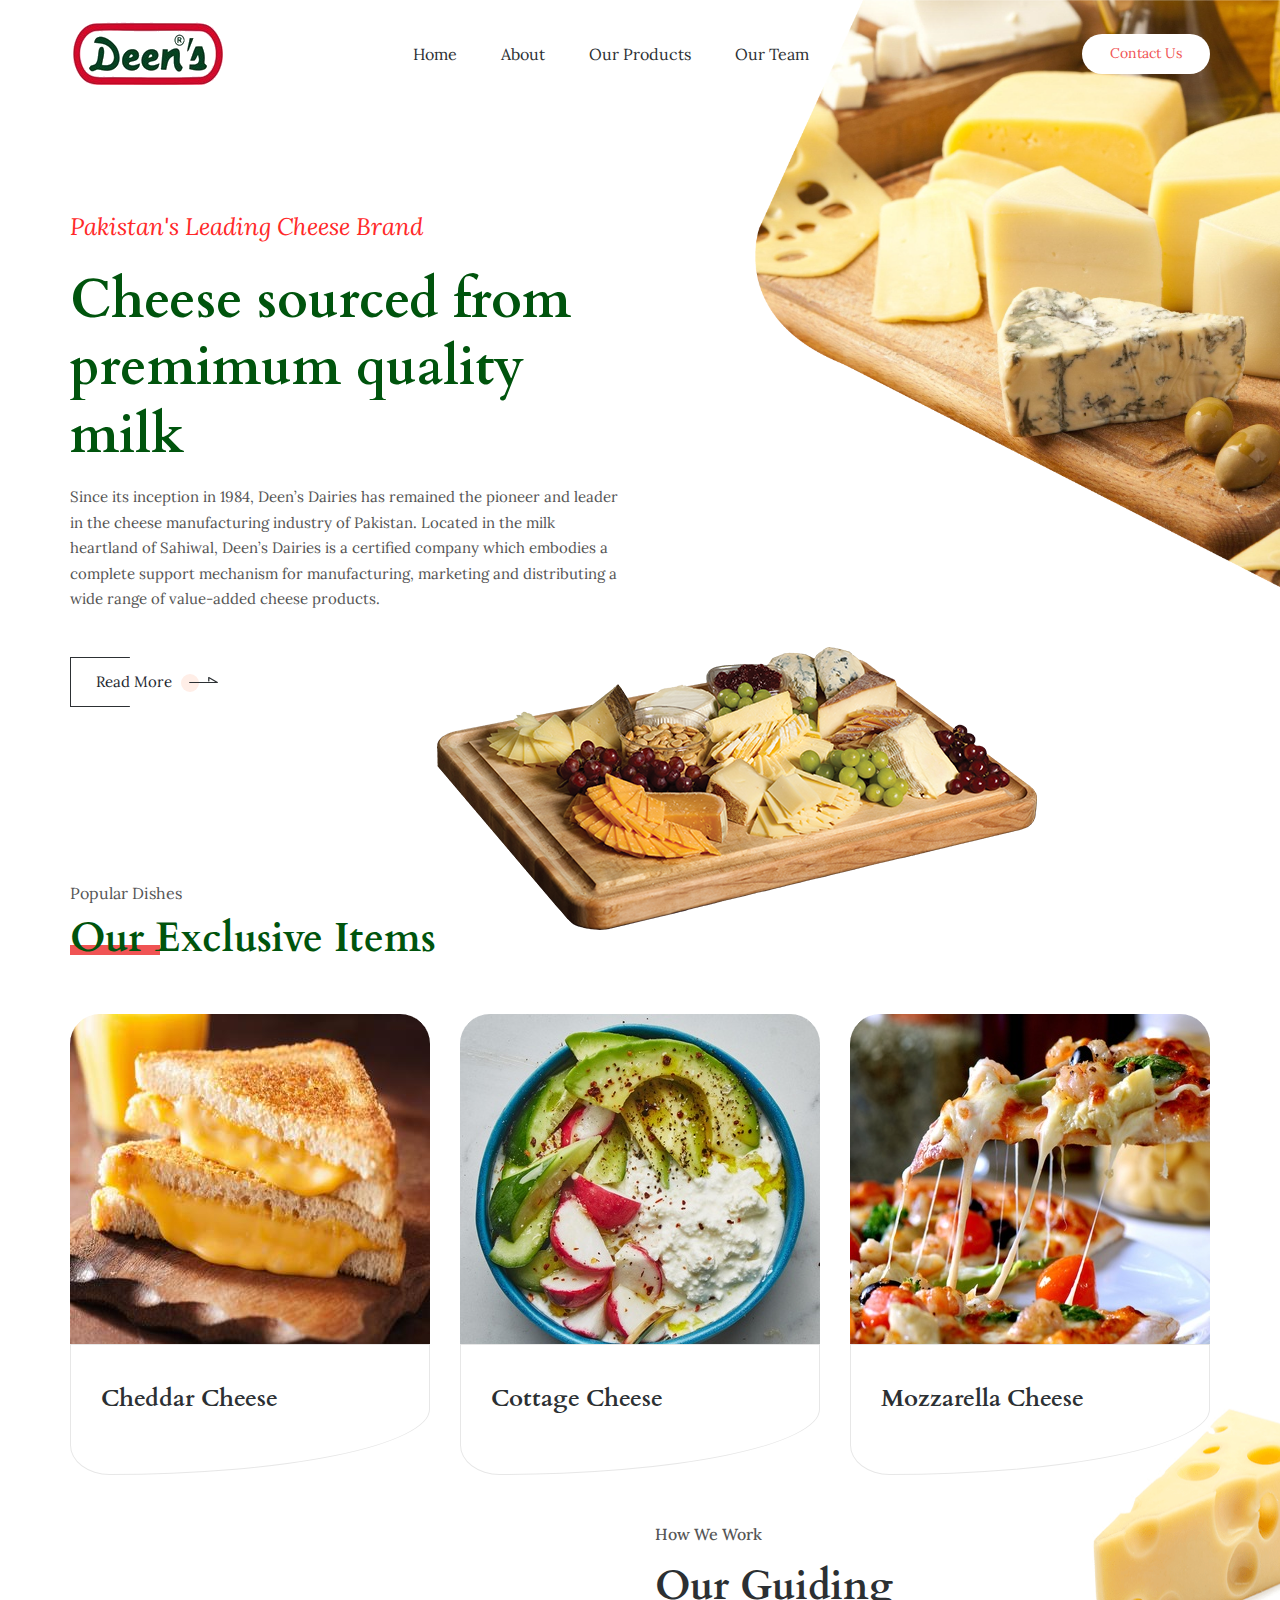
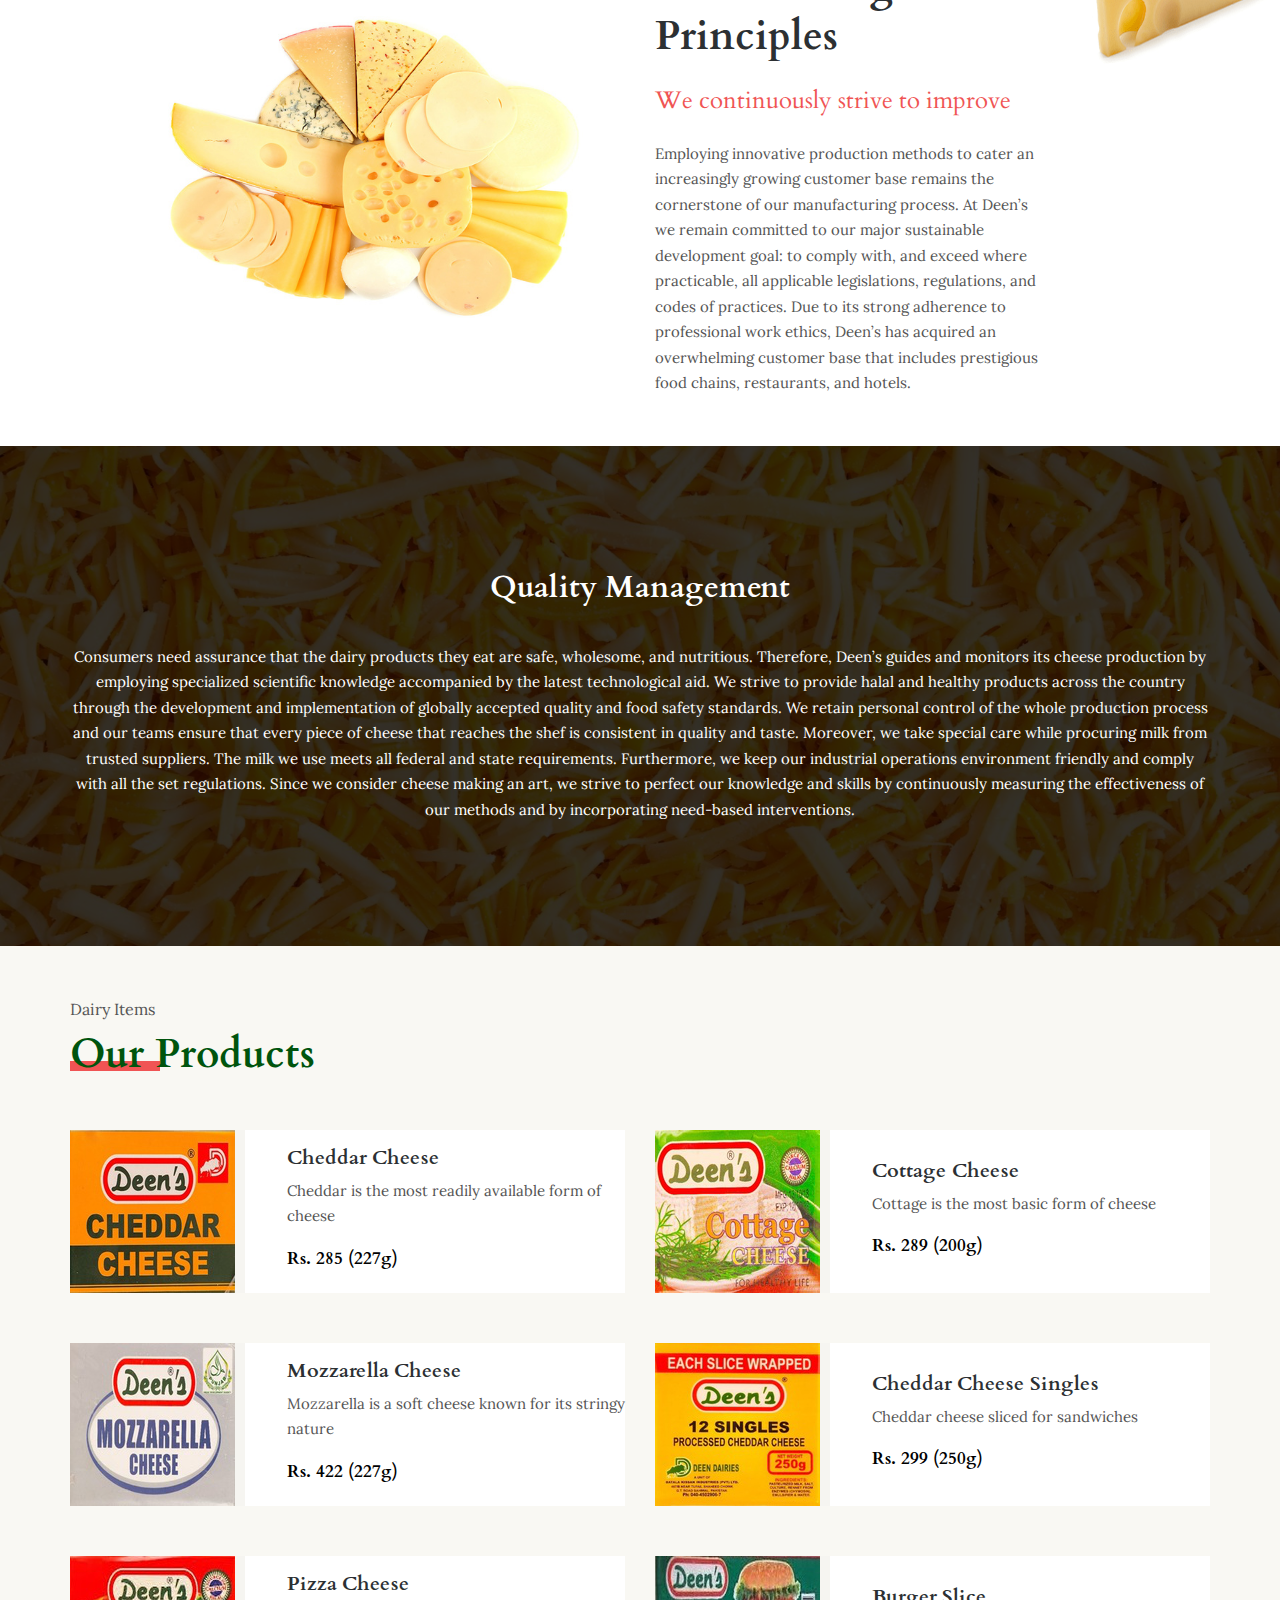
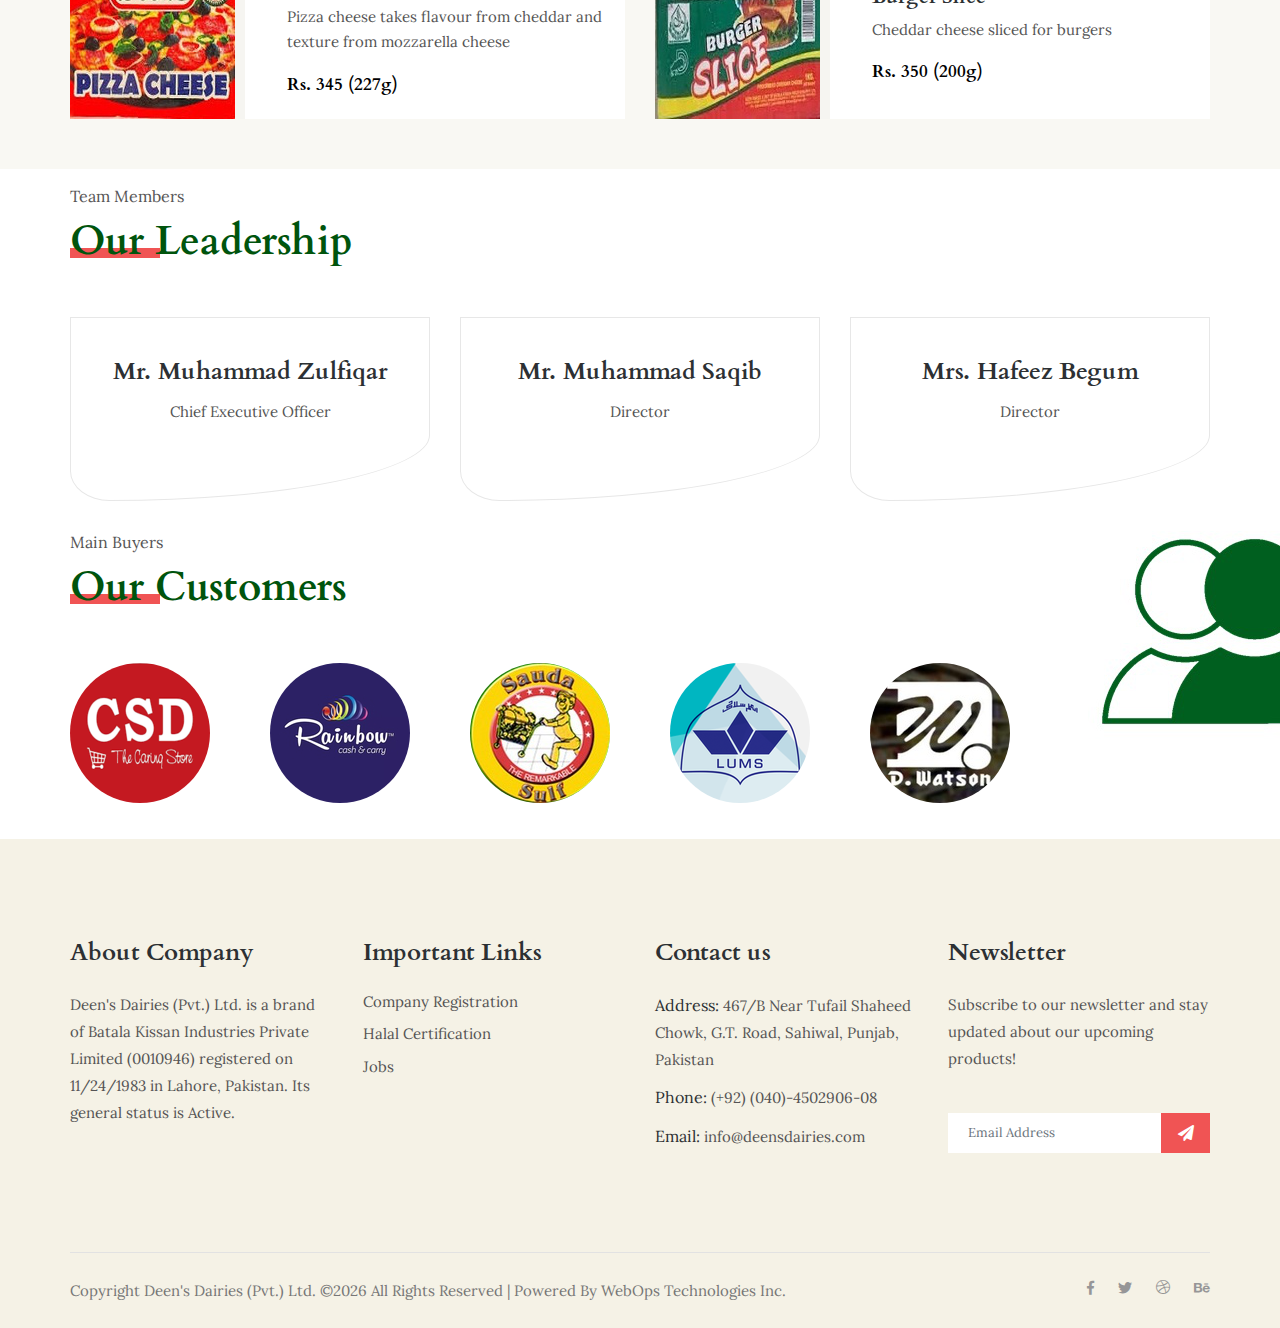
<file: index.html>
<!doctype html>
<html lang="en">

<head>
    <!-- Required meta tags -->
    <meta charset="utf-8">
    <meta name="viewport" content="width=device-width, initial-scale=1, shrink-to-fit=no">
    <meta name="keywords" content="Deens, Cheddar, Mozzarella, Pizza, Cottage, Cheese, Best, Quality, Brand, Manufacturers, Pakistan, pizza cheese in pakistan, mozzarella cheese price in pakistan, mozzarella cheese brands in pakistan">
    <meta name="description" content="Based in the milk heartland of Sahiwal, Deen's is Pakistan's top cheese brand
that manufactures best quality cheese products: Cheddar, Mozzarella, Pizza, Cottage Cheese. Our products are available nationwide 
including Lahore, Karachi, Islamabad, Peshawar, Quetta.">
    <title>Deen's Dairies - Pakistan's Best-Selling Cheese Brand: Cheddar, Mozzarella, Pizza, Cottage. Top Manufacturers Of High Quality Cheese</title>
    <link rel="icon" href="img/favicon.ico">
    <!-- Bootstrap CSS -->
    <link rel="stylesheet" href="css/bootstrap.min.css">
    <!-- animate CSS -->
    <link rel="stylesheet" href="css/animate.css">
    <!-- owl carousel CSS -->
    <link rel="stylesheet" href="css/owl.carousel.min.css">
    <!-- themify CSS -->
    <link rel="stylesheet" href="css/themify-icons.css">
    <!-- flaticon CSS -->
    <link rel="stylesheet" href="css/flaticon.css">
    <!-- font awesome CSS -->
    <link rel="stylesheet" href="css/magnific-popup.css">
    <!-- swiper CSS -->
    <link rel="stylesheet" href="css/slick.css">
    <link rel="stylesheet" href="css/gijgo.min.css">
    <link rel="stylesheet" href="css/nice-select.css">
    <link rel="stylesheet" href="css/all.css">
    <!-- style CSS -->
    <link rel="stylesheet" href="css/style.css">
</head>

<body>
    <!--::header part start::-->
    <header class="main_menu home_menu">
        <div class="container">
            <div class="row align-items-center">
                <div class="col-lg-12">
                    <nav class="navbar navbar-expand-lg navbar-light">
                        <a class="navbar-brand" href="index.html"> <img src="img/logo.png" alt="logo"> </a>
                        <button class="navbar-toggler" type="button" data-toggle="collapse"
                            data-target="#navbarSupportedContent" aria-controls="navbarSupportedContent"
                            aria-expanded="false" aria-label="Toggle navigation">
                            <span class="navbar-toggler-icon"></span>
                        </button>

                        <div class="collapse navbar-collapse main-menu-item justify-content-end"
                            id="navbarSupportedContent">
                            <ul class="navbar-nav">
                                <li class="nav-item">
                                    <a class="nav-link" href="index.html">Home</a>
                                </li>
                                <li class="nav-item">
                                    <a class="nav-link" href="about.html">About</a>
                                </li>
                                <li class="nav-item">
                                    <a class="nav-link" href="our-products.html">Our Products</a>
                                </li>
                                <li class="nav-item">
                                    <a class="nav-link" href="our-team.html"> Our Team</a>
                                </li>
								 
                               
                               
                            </ul>
                        </div>
                        <div class="menu_btn">
                            <a href="contact.html" class="btn_1 d-none d-sm-block">Contact Us</a>
                        </div>
                    </nav>
                </div>
            </div>
        </div>
    </header>
    <!-- Header part end-->

    <!-- banner part start-->
    <section class="banner_part">
        <div class="container">
            <div class="row align-items-center">
                <div class="col-lg-6">
                    <div class="banner_text">
                        <div class="banner_text_iner">
                            <h5>Pakistan's Leading Cheese Brand</h5>
                            <h1>Cheese sourced from premimum quality milk</h1>
                            <p>Since its inception in 1984, Deen’s Dairies has remained the pioneer and leader in the cheese manufacturing industry of Pakistan. Located in the milk heartland of Sahiwal, Deen’s Dairies is a certified company which embodies a complete support mechanism for manufacturing, marketing and distributing a wide range of value-added cheese products. </p>
                            <div class="banner_btn">
                                <div class="banner_btn_iner">
                                    <a href="about.html" class="btn_2">Read More <img src="img/icon/left_1.svg" alt=""></a>
                                </div>
                            </div>
                        </div>
                    </div>
                </div>
            </div>
        </div>
    </section>
    <!-- banner part start-->

    <!--::exclusive_item_part start::-->
    <section class="exclusive_item_part blog_item_section">
        <div class="container">
            <div class="row">
                <div class="col-xl-5">
                    <div class="section_tittle">
                        <p>Popular Dishes</p>
                        <h2>Our Exclusive Items</h2>
                    </div>
                </div>
            </div>
            <div class="row">
                <div class="col-sm-6 col-lg-4">
                    <div class="single_blog_item">
                        <div class="single_blog_img">
                            <img src="img/food_item/food_item_1.png" alt="">
                        </div>
                        <div class="single_blog_text">
                            <h3>Cheddar Cheese</h3>
                            
                        </div>
                    </div>
                </div>
                <div class="col-sm-6 col-lg-4">
                    <div class="single_blog_item">
                        <div class="single_blog_img">
                            <img src="img/food_item/food_item_2.png" alt="">
                        </div>
                        <div class="single_blog_text">
                            <h3>Cottage Cheese</h3>
                            
                        </div>
                    </div>
                </div>
                <div class="col-sm-6 col-lg-4">
                    <div class="single_blog_item">
                        <div class="single_blog_img">
                            <img src="img/food_item/food_item_3.png" alt="">
                        </div>
                        <div class="single_blog_text">
                            <h3>Mozzarella Cheese</h3>
                            
                        </div>
                    </div>
                </div>
            </div>
        </div>
    </section>
    <!--::exclusive_item_part end::-->

    <!-- about part start-->
    <section class="about_part">
        <div class="container-fluid">
            <div class="row align-items-center">
                <div class="col-sm-4 col-lg-5 offset-lg-1">
                    <div class="about_img">
                        <img src="img/about.png" alt="">
                    </div>
                </div>
                <div class="col-sm-8 col-lg-4">
                    <div class="about_text">
                        <h5>How We Work</h5>
                        <h2>Our Guiding Principles</h2>
                        <h4>We continuously strive to improve</h4>
                        <p>Employing innovative production methods to cater an increasingly growing customer base remains the cornerstone of our manufacturing process.  At Deen’s we remain committed to our major sustainable development goal: to comply with, and exceed where practicable, all applicable legislations, regulations, and codes of practices. Due to its strong adherence to professional work ethics, Deen’s has acquired an overwhelming customer base that includes prestigious food chains, restaurants, and hotels.  </p>
                        
                    </div>
                </div>
            </div>
        </div>
    </section>
    <!-- about part end-->

    <!-- intro_video_bg start-->
    <section class="intro_video_bg">
        <div class="container">
            <div class="row">
                <div class="col-lg-12">
                    <div class="intro_video_iner text-center">
					 
                        <h2>Quality Management</h2>
                    
                        
                        <div>
                            <p>Consumers need assurance that the dairy products they eat are safe, wholesome, and nutritious. Therefore, Deen’s guides and monitors its cheese production by employing specialized scientific knowledge accompanied by the latest technological aid. We strive to provide halal and healthy products across the country through the development and implementation of globally accepted quality and food safety standards. We retain personal control of the whole production process and our teams ensure that every piece of cheese that reaches the shef is consistent in quality and taste. Moreover, we take special care while procuring milk from trusted suppliers. The milk we use meets all federal and state requirements. Furthermore, we keep our industrial operations environment friendly and comply with all the set regulations. Since we consider cheese making an art, we strive to perfect our knowledge and skills by continuously measuring the effectiveness of our methods and by incorporating need-based interventions.</p>
                        </div>
                    </div>
                </div>
            </div>
        </div>
    </section>
    <!-- intro_video_bg part start-->

    <!-- food_menu start-->
    <section class="food_menu gray_bg">
        <div class="container">
            <div class="row justify-content-between">
                <div class="col-lg-5">
                    <div class="section_tittle">
                        <p>Dairy Items</p>
                        <h2>Our Products</h2>
                    </div>
                </div>
                <div class="col-lg-6">
                    
                </div>
                <div class="col-lg-12">
                    <div class="tab-content" id="myTabContent">
                        <div class="tab-pane fade show active single-member" id="Special" role="tabpanel"
                            aria-labelledby="Special-tab">
                            <div class="row">
                                <div class="col-sm-6 col-lg-6">
                                    <div class="single_food_item media">
                                        <img src="img/food_menu/single_food_1.png" class="mr-3" alt="...">
                                        <div class="media-body align-self-center">
                                            <h3>Cheddar Cheese</h3>
                                            <p>Cheddar is the most readily available form of cheese</p>
											<h5>Rs. 285 (227g)</h5>
                                            
                                        </div>
                                    </div>
                                    <div class="single_food_item media">
                                        <img src="img/food_menu/single_food_2.png" class="mr-3" alt="...">
                                        <div class="media-body align-self-center">
                                            <h3>Mozzarella Cheese</h3>
                                            <p>Mozzarella is a soft cheese known for its stringy nature</p>
                                            <h5>Rs. 422 (227g)</h5>
                                        </div>
                                    </div>
                                    <div class="single_food_item media">
                                        <img src="img/food_menu/single_food_3.png" class="mr-3" alt="...">
                                        <div class="media-body align-self-center">
                                            <h3>Pizza Cheese</h3>
                                            <p>Pizza cheese takes flavour from cheddar and texture from mozzarella cheese</p>
                                            <h5>Rs. 345 (227g)</h5>
                                        </div>
                                    </div>
                                </div>
                                <div class="col-sm-6 col-lg-6">
                                    <div class="single_food_item media">
                                        <img src="img/food_menu/single_food_4.png" class="mr-3" alt="...">
                                        <div class="media-body align-self-center">
                                            <h3>Cottage Cheese</h3>
                                            <p>Cottage is the most basic form of cheese </p>
                                            <h5>Rs. 289 (200g)</h5>
                                        </div>
                                    </div>
                                    <div class="single_food_item media">
                                        <img src="img/food_menu/single_food_5.png" class="mr-3" alt="...">
                                        <div class="media-body align-self-center">
                                            <h3>Cheddar Cheese Singles</h3>
                                            <p>Cheddar cheese sliced for sandwiches</p>
                                            <h5>Rs. 299 (250g)</h5>
                                        </div>
                                    </div>
                                    <div class="single_food_item media">
                                        <img src="img/food_menu/single_food_6.png" class="mr-3" alt="...">
                                        <div class="media-body align-self-center">
                                            <h3>Burger Slice</h3>
                                            <p>Cheddar cheese sliced for burgers</p>
                                            <h5>Rs. 350 (200g)</h5>
                                        </div>
                                    </div>
                                </div>
                            </div>
                        </div>
                        
                    </div>
                </div>
            </div>
        </div>
    </section>
    <!-- food_menu part end-->

    <!--::chefs_part start::-->
    <section class="chefs_part blog_item_section section_padding">
        <div class="container">
            <div class="row">
                <div class="col-xl-5">
                    <div class="section_tittle">
                        <p>Team Members</p>
                        <h2>Our Leadership</h2>
                    </div>
                </div>
            </div>
            <div class="row">
                <div class="col-sm-6 col-lg-4">
                    <div class="single_blog_item">
                        <div class="single_blog_img">
                            
                        </div>
                        <div class="single_blog_text text-center">
                            <h3>Mr. Muhammad Zulfiqar</h3>
                            <p>Chief Executive Officer</p>
                            <div class="social_icon">
                                
                            </div>
                        </div>
                    </div>
                </div>
                <div class="col-sm-6 col-lg-4">
                    <div class="single_blog_item">
                        <div class="single_blog_img">
                            
                        </div>
                        <div class="single_blog_text text-center">
                            <h3>Mr. Muhammad Saqib</h3>
                            <p>Director</p>
                            <div class="social_icon">
                               
                            </div>
                        </div>
                    </div>
                </div>
                <div class="col-sm-6 col-lg-4">
                    <div class="single_blog_item">
                        <div class="single_blog_img">
                            
                        </div>
                        <div class="single_blog_text text-center">
                            <h3>Mrs. Hafeez Begum</h3>
                            <p>Director</p>
                            <div class="social_icon">
                               
                            </div>
                        </div>
                    </div>
                </div>
                <div class="col-sm-6 col-lg-4 d-none d-sm-block d-lg-none">
                    
                </div>
            </div>
        </div>
    </section>
    <!--::chefs_part end::-->

    <!--::regervation_part start::-->
   
    <!--::regervation_part end::-->

    <!--::review_part start::-->
    <section class="review_part gray_bg section_padding">
        <div class="container">
            <div class="row">
                <div class="col-xl-5">
                    <div class="section_tittle">
                        <p>Main Buyers</p>
                        <h2>Our Customers</h2>
                    </div>
                </div>
            </div>
            <div class="row">
                <div class="col-lg-11">
                    
                        
                            <div class="client_img align-self-center">
								<a href="https://www.csd.gov.pk//"> <img src="img/client/client_1.png" alt=""> </a>
                            </div>
							 <div class="client_img align-self-center">
                                <a href="https://rainbowcc.com.pk/"> <img src="img/client/client_2.png" alt=""> </a>
                            </div>
							<div class="client_img align-self-center">
                                <a href="https://saudasulf.com/"> <img src="img/client/client_4.png" alt=""> </a>
                            </div>
							 <div class="client_img align-self-center">
                                <a href="https://lums.edu.pk/"> <img src="img/client/client_3.png" alt=""> </a>
                            </div>
							<div class="client_img align-self-center">
                                <a href="https://www.dwatsononline.pk/"> <img src="img/client/client_5.png" alt=""> </a>
                            </div>
                </div>
            </div>
        </div>
    </section>
    <!--::review_part end::-->

   
    <!--::exclusive_item_part end::-->

    <!-- footer part start-->
    <footer class="footer-area">
        <div class="container">
            <div class="row">
                <div class="col-xl-3 col-sm-6 col-md-3 col-lg-3">
                    <div class="single-footer-widget footer_1">
                        <h4>About Company</h4>
                        <p>Deen's Dairies (Pvt.) Ltd. is a brand of Batala Kissan Industries Private Limited (0010946) registered on 11/24/1983 in Lahore, Pakistan. Its general status is Active.</p>
                    </div>
                </div>
                <div class="col-xl-3 col-sm-6 col-md-2 col-lg-3">
                    <div class="single-footer-widget footer_2">
                        <h4>Important Links</h4>
                        <div class="contact_info">
                            <ul>
                                <li><a href="https://opencorporates.com/companies/pk/0010946">Company Registration</a></li>
                                <li><a href="https://phda.com.pk/index.php/certified-clients/">Halal Certification</a></li>
                                <li><a href="http://www.jobz.pk/company/batala-kissan-industries/">Jobs</a></li>
                                <li><a href="#"></a></li>
                            </ul>
                        </div>
                    </div>
                </div>
                <div class="col-xl-3 col-sm-6 col-md-3 col-lg-3">
                    <div class="single-footer-widget footer_2">
                        <h4>Contact us</h4>
                        <div class="contact_info">
                            <p><span> Address:</span> 467/B Near Tufail Shaheed Chowk, G.T. Road, Sahiwal, Punjab, Pakistan</p>
                            <p><span> Phone:</span> (+92) (040)-4502906-08</p>
                            <p><span> Email: </span> info@deensdairies.com </p>
                        </div>
                    </div>
                </div>
                <div class="col-xl-3 col-sm-6 col-md-4 col-lg-3">
                    <div class="single-footer-widget footer_3">
                        <h4>Newsletter</h4>
                        <p>Subscribe to our newsletter and stay updated about our upcoming products!</p>
                        <form action="#">
                            <div class="form-group">
                                <div class="input-group mb-3">
                                    <input type="text" class="form-control" placeholder='Email Address'
                                        onfocus="this.placeholder = ''" onblur="this.placeholder = 'Email Address'">
                                    <div class="input-group-append">
                                        <button class="btn" type="button"><i class="fas fa-paper-plane"></i></button>
                                    </div>
                                </div>
                            </div>
                        </form>
                    </div>
                </div>
            </div>
            <div class="copyright_part_text">
                <div class="row">
                    <div class="col-lg-8">
                        <p class="footer-text m-0">
Copyright Deen's Dairies (Pvt.) Ltd. &copy;<script>document.write(new Date().getFullYear());</script> All Rights Reserved | Powered By WebOps Technologies Inc.</p>
                    </div>
                    <div class="col-lg-4">
                        <div class="copyright_social_icon text-right">
                            <a href=""><i class="fab fa-facebook-f"></i></a>
                            <a href=""><i class="fab fa-twitter"></i></a>
                            <a href=""><i class="ti-dribbble"></i></a>
                            <a href=""><i class="fab fa-behance"></i></a>
                        </div>
                    </div>
                </div>
            </div>
        </div>
    </footer>
    <!-- footer part end-->

    <!-- jquery plugins here-->
    <!-- jquery -->
    <script src="js/jquery-1.12.1.min.js"></script>
    <!-- popper js -->
    <script src="js/popper.min.js"></script>
    <!-- bootstrap js -->
    <script src="js/bootstrap.min.js"></script>
    <!-- easing js -->
    <script src="js/jquery.magnific-popup.js"></script>
    <!-- swiper js -->
    <script src="js/swiper.min.js"></script>
    <!-- swiper js -->
    <script src="js/masonry.pkgd.js"></script>
    <!-- particles js -->
    <script src="js/owl.carousel.min.js"></script>
    <!-- swiper js -->
    <script src="js/slick.min.js"></script>
    <script src="js/gijgo.min.js"></script>
    <script src="js/jquery.nice-select.min.js"></script>
    <!-- custom js -->
    <script src="js/custom.js"></script>
</body>

</html>
</file>
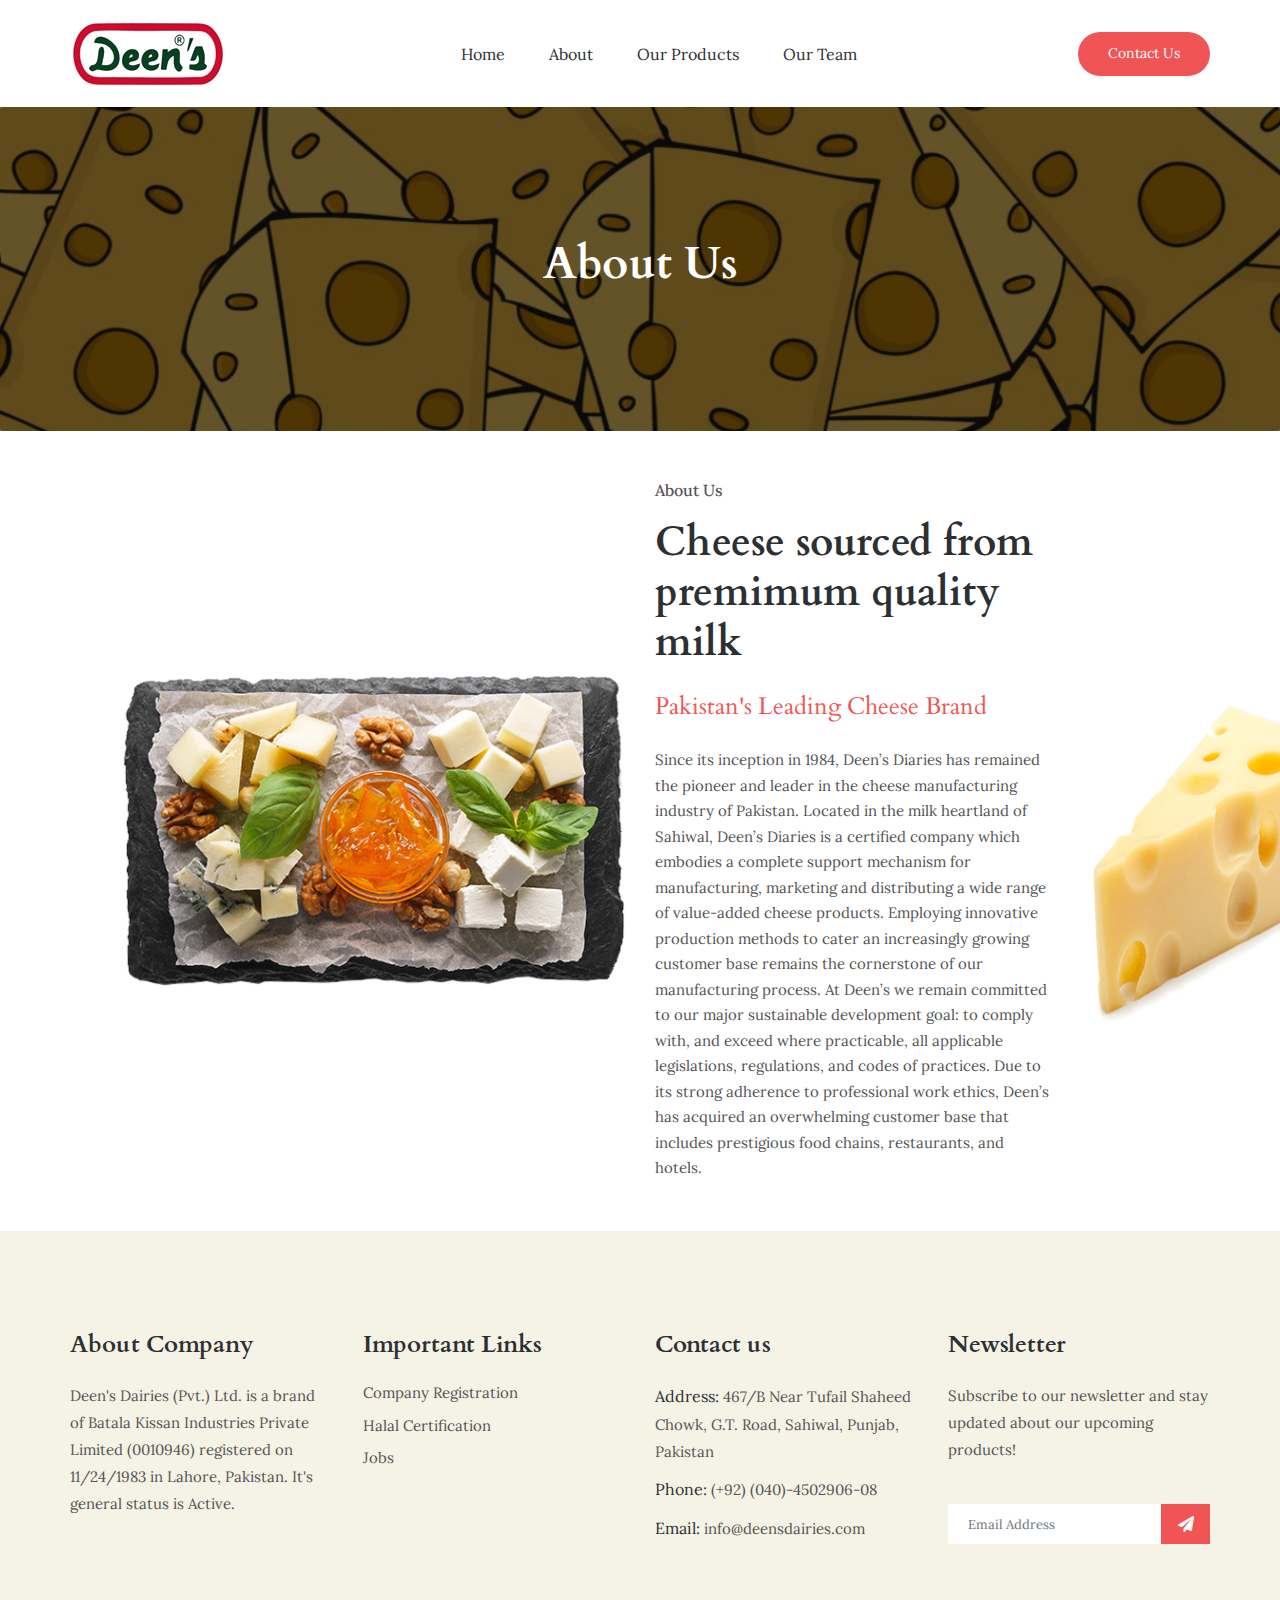
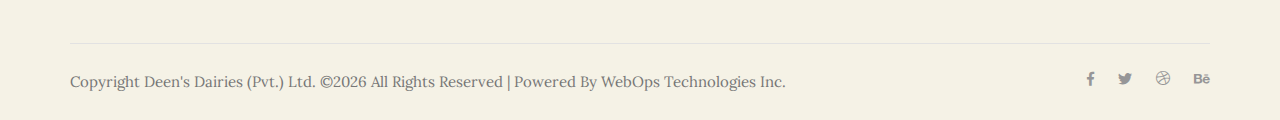
<file: about.html>
<!doctype html>
<html lang="en">

<head>
    <!-- Required meta tags -->
    <meta charset="utf-8">
    <meta name="viewport" content="width=device-width, initial-scale=1, shrink-to-fit=no">
    <meta name="keywords" content="Cheddar, Mozzarella, Pizza, Cottage, Cheese, Best, Quality, Brand, Manufacturers, Pakistan">
    <meta name="description" content="Deen’s Dairies is a certified cheese company which embodies a complete support mechanism for 
                                      manufacturing, marketing and distributing a wide range of value-added cheese products.">
    <title>Deen's Dairies - About Us</title>
    <link rel="icon" href="img/favicon.ico">
    <!-- Bootstrap CSS -->
    <link rel="stylesheet" href="css/bootstrap.min.css">
    <!-- animate CSS -->
    <link rel="stylesheet" href="css/animate.css">
    <!-- owl carousel CSS -->
    <link rel="stylesheet" href="css/owl.carousel.min.css">
    <!-- themify CSS -->
    <link rel="stylesheet" href="css/themify-icons.css">
    <!-- flaticon CSS -->
    <link rel="stylesheet" href="css/flaticon.css">
    <!-- font awesome CSS -->
    <link rel="stylesheet" href="css/magnific-popup.css">
    <!-- swiper CSS -->
    <link rel="stylesheet" href="css/slick.css">
    <link rel="stylesheet" href="css/gijgo.min.css">
    <link rel="stylesheet" href="css/nice-select.css">
    <link rel="stylesheet" href="css/all.css">
    <!-- style CSS -->
    <link rel="stylesheet" href="css/style.css">
</head>

<body>
    <!--::header part start::-->
    <header class="main_menu">
        <div class="container">
            <div class="row align-items-center">
                <div class="col-lg-12">
                    <nav class="navbar navbar-expand-lg navbar-light">
                        <a class="navbar-brand" href="index.html"> <img src="img/logo.png" alt="logo"> </a>
                        <button class="navbar-toggler" type="button" data-toggle="collapse"
                            data-target="#navbarSupportedContent" aria-controls="navbarSupportedContent"
                            aria-expanded="false" aria-label="Toggle navigation">
                            <span class="navbar-toggler-icon"></span>
                        </button>

                        <div class="collapse navbar-collapse main-menu-item justify-content-end"
                            id="navbarSupportedContent">
                            <ul class="navbar-nav">
                                <li class="nav-item">
                                    <a class="nav-link" href="index.html">Home</a>
                                </li>
                                <li class="nav-item">
                                    <a class="nav-link" href="about.html">About</a>
                                </li>
                                <li class="nav-item">
                                    <a class="nav-link" href="our-products.html">Our Products</a>
                                </li>
                                <li class="nav-item">
                                    <a class="nav-link" href="our-team.html">Our Team</a>
                                </li>
                               
                               
                            </ul>
                        </div>
                        <div class="menu_btn">
                            <a href="contact.html" class="single_page_btn d-none d-sm-block">Contact Us</a>
                        </div>
                    </nav>
                </div>
            </div>
        </div>
    </header>
    <!-- Header part end-->

    <!-- breadcrumb start-->
    <section class="breadcrumb breadcrumb_bg">
        <div class="container">
            <div class="row">
                <div class="col-lg-12">
                    <div class="breadcrumb_iner text-center">
                        <div class="breadcrumb_iner_item">
                            <h2>About Us</h2>
                        </div>
                    </div>
                </div>
            </div>
        </div>
    </section>
    <!-- breadcrumb start-->

    <!-- about part start-->
    <section class="about_part about_bg">
        <div class="container-fluid">
            <div class="row align-items-center">
                <div class="col-sm-4 col-lg-5 offset-lg-1">
                    <div class="about_img">
                        <img src="img/newb.png" alt="">
                    </div>
                </div>
                <div class="col-sm-8 col-lg-4">
                    <div class="about_text">
                        <h5>About Us</h5>
                        <h2>Cheese sourced from premimum quality milk</h2>
                        <h4>Pakistan's Leading Cheese Brand</h4>
                        <p>Since its inception in 1984, Deen’s Diaries has remained the pioneer and leader in the cheese manufacturing industry of Pakistan. Located in the milk heartland of Sahiwal, Deen’s Diaries is a certified company which embodies a complete support mechanism for manufacturing, marketing and distributing a wide range of value-added cheese products. Employing innovative production methods to cater an increasingly growing customer base remains the cornerstone of our manufacturing process.  At Deen’s we remain committed to our major sustainable development goal: to comply with, and exceed where practicable, all applicable legislations, regulations, and codes of practices. Due to its strong adherence to professional work ethics, Deen’s has acquired an overwhelming customer base that includes prestigious food chains, restaurants, and hotels. 
</p>
                        
                    </div>
                </div>
            </div>
        </div>
    </section>
    <!-- about part end-->
    <!--::review_part start::-->
    
    <!--::review_part end::-->
    <!--::chefs_part start::-->
   
    <!--::chefs_part end::-->

    <!-- footer part start-->
    <footer class="footer-area">
        <div class="container">
            <div class="row">
                <div class="col-xl-3 col-sm-6 col-md-3 col-lg-3">
                    <div class="single-footer-widget footer_1">
                        <h4>About Company</h4>
                        <p>Deen's Dairies (Pvt.) Ltd. is a brand of Batala Kissan Industries Private Limited (0010946) registered on 11/24/1983 in Lahore, Pakistan. It's general status is Active.</p>
                    </div>
                </div>
                <div class="col-xl-3 col-sm-6 col-md-2 col-lg-3">
                    <div class="single-footer-widget footer_2">
                        <h4>Important Links</h4>
                        <div class="contact_info">
                            <ul>
                                <li><a href="https://opencorporates.com/companies/pk/0010946">Company Registration</a></li>
                                <li><a href="https://phda.com.pk/index.php/certified-clients/">Halal Certification</a></li>
                                <li><a href="http://www.jobz.pk/company/batala-kissan-industries/">Jobs</a></li>
                                <li><a href="#"></a></li>
                            </ul>
                        </div>
                    </div>
                </div>
                <div class="col-xl-3 col-sm-6 col-md-3 col-lg-3">
                    <div class="single-footer-widget footer_2">
                        <h4>Contact us</h4>
                        <div class="contact_info">
                            <p><span> Address:</span> 467/B Near Tufail Shaheed Chowk, G.T. Road, Sahiwal, Punjab, Pakistan</p>
                            <p><span> Phone:</span> (+92) (040)-4502906-08</p>
                            <p><span> Email: </span> info@deensdairies.com </p>
                        </div>
                    </div>
                </div>
                <div class="col-xl-3 col-sm-6 col-md-4 col-lg-3">
                    <div class="single-footer-widget footer_3">
                        <h4>Newsletter</h4>
                        <p>Subscribe to our newsletter and stay updated about our upcoming products!</p>
                        <form action="#">
                            <div class="form-group">
                                <div class="input-group mb-3">
                                    <input type="text" class="form-control" placeholder='Email Address'
                                        onfocus="this.placeholder = ''" onblur="this.placeholder = 'Email Address'">
                                    <div class="input-group-append">
                                        <button class="btn" type="button"><i class="fas fa-paper-plane"></i></button>
                                    </div>
                                </div>
                            </div>
                        </form>
                    </div>
                </div>
            </div>
            <div class="copyright_part_text">
                <div class="row">
                    <div class="col-lg-8">
                        <p class="footer-text m-0">
Copyright Deen's Dairies (Pvt.) Ltd.  &copy;<script>document.write(new Date().getFullYear());</script> All Rights Reserved | Powered By WebOps Technologies Inc.</p>
                    </div>
                    <div class="col-lg-4">
                        <div class="copyright_social_icon text-right">
                            <a href=""><i class="fab fa-facebook-f"></i></a>
                            <a href=""><i class="fab fa-twitter"></i></a>
                            <a href=""><i class="ti-dribbble"></i></a>
                            <a href=""><i class="fab fa-behance"></i></a>
                        </div>
                    </div>
                </div>
            </div>
        </div>
    </footer>
    <!-- footer part end-->

    <!-- jquery plugins here-->
    <!-- jquery -->
    <script src="js/jquery-1.12.1.min.js"></script>
    <!-- popper js -->
    <script src="js/popper.min.js"></script>
    <!-- bootstrap js -->
    <script src="js/bootstrap.min.js"></script>
    <!-- easing js -->
    <script src="js/jquery.magnific-popup.js"></script>
    <!-- swiper js -->
    <script src="js/swiper.min.js"></script>
    <!-- swiper js -->
    <script src="js/masonry.pkgd.js"></script>
    <!-- particles js -->
    <script src="js/owl.carousel.min.js"></script>
    <!-- swiper js -->
    <script src="js/slick.min.js"></script>
    <script src="js/gijgo.min.js"></script>
    <script src="js/jquery.nice-select.min.js"></script>
    <!-- custom js -->
    <script src="js/custom.js"></script>
</body>

</html>
</file>
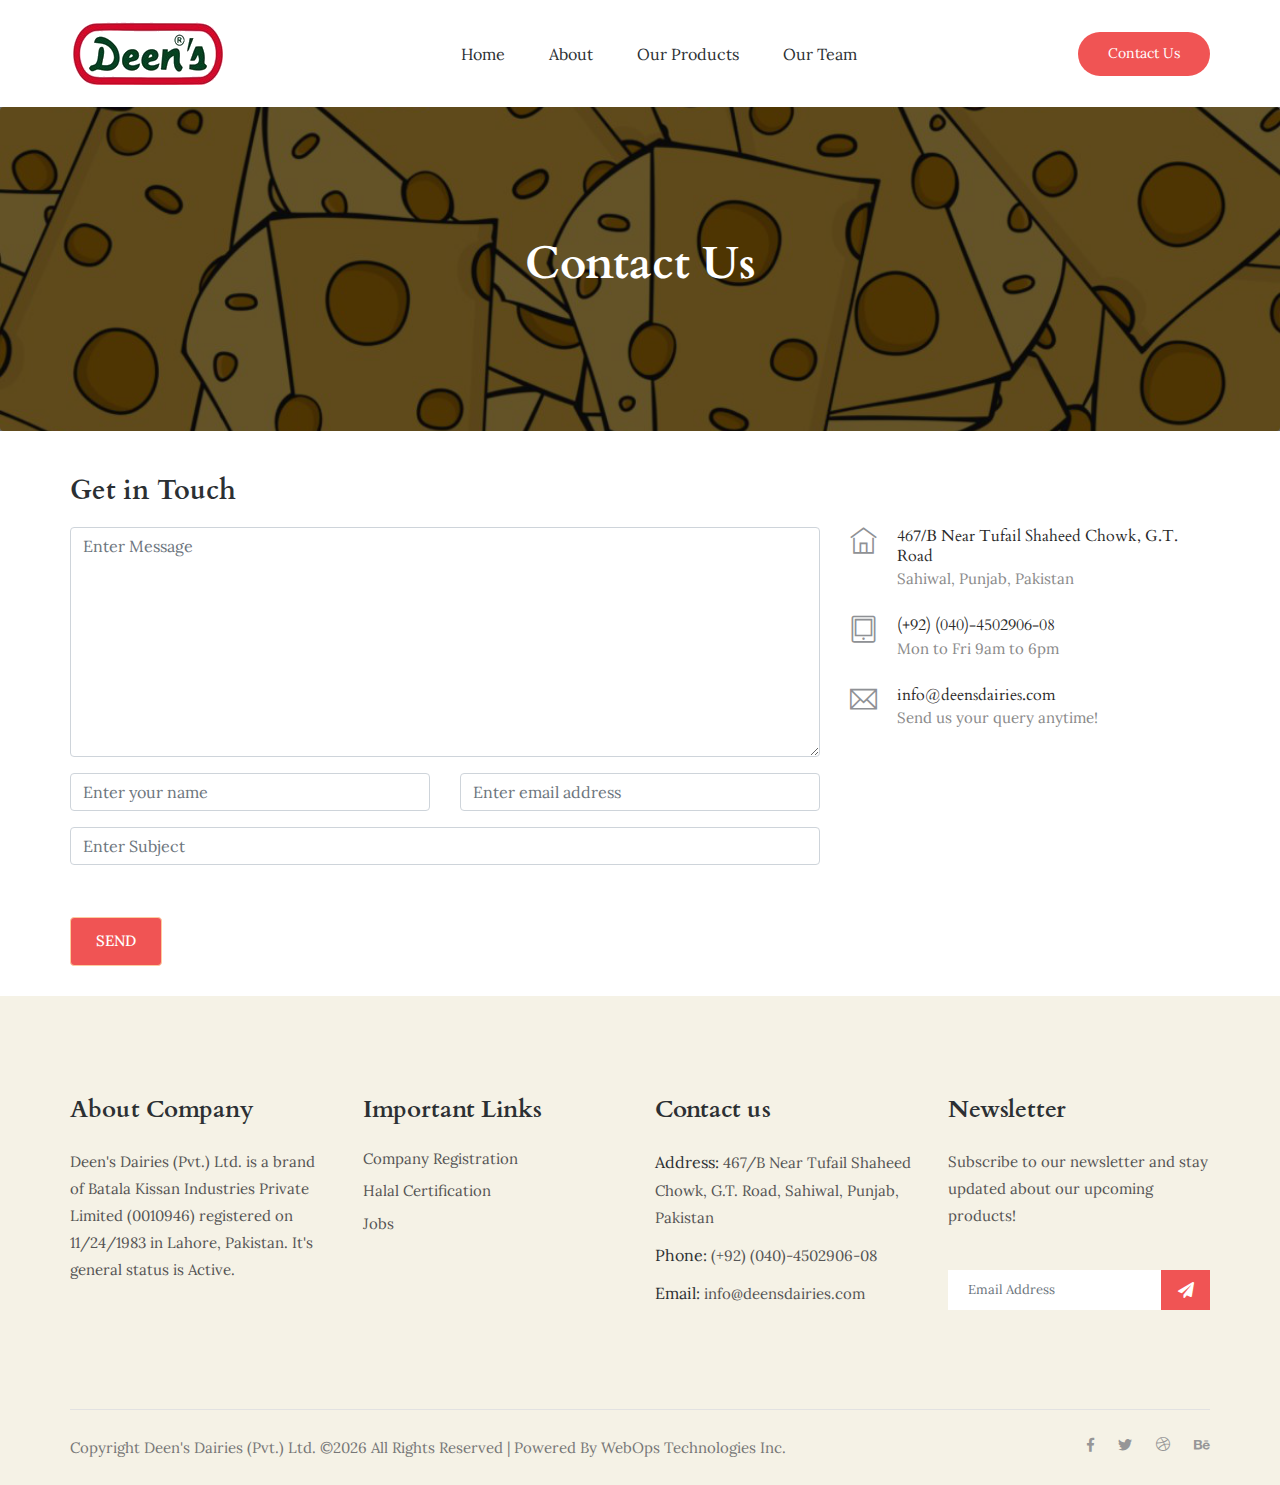
<file: contact.html>
<!doctype html>
<html lang="en">

<head>
    <!-- Required meta tags -->
    <meta charset="utf-8">
    <meta name="referrer" content="origin"/>
    <meta name="viewport" content="width=device-width, initial-scale=1, shrink-to-fit=no">
    <meta name="keywords" content="Cheddar, Mozzarella, Pizza, Cottage, Cheese, Best, Quality, Brand, Manufacturers, Pakistan">
    <meta name="description" content="Based in the milk heartland of Sahiwal, Deen's is Pakistan's top cheese brand
that manufactures best quality cheese products: Cheddar, Mozzarella, Pizza, Cottage Cheese. Our products are available nationwide 
including Lahore, Karachi, Islamabad, Peshawar, Quetta.">
    <title>Deen's Dairies - Contact Us</title>
    <link rel="icon" href="img/favicon.ico">
    <!-- Bootstrap CSS -->
    <link rel="stylesheet" href="css/bootstrap.min.css">
    <!-- animate CSS -->
    <link rel="stylesheet" href="css/animate.css">
    <!-- owl carousel CSS -->
    <link rel="stylesheet" href="css/owl.carousel.min.css">
    <!-- themify CSS -->
    <link rel="stylesheet" href="css/themify-icons.css">
    <!-- flaticon CSS -->
    <link rel="stylesheet" href="css/flaticon.css">
    <!-- font awesome CSS -->
    <link rel="stylesheet" href="css/magnific-popup.css">
    <!-- swiper CSS -->
    <link rel="stylesheet" href="css/slick.css">
    <link rel="stylesheet" href="css/gijgo.min.css">
    <link rel="stylesheet" href="css/nice-select.css">
    <link rel="stylesheet" href="css/all.css">
    <!-- style CSS -->
    <link rel="stylesheet" href="css/style.css">
</head>

<body>
    <!--::header part start::-->
    <header class="main_menu">
        <div class="container">
            <div class="row align-items-center">
                <div class="col-lg-12">
                     <nav class="navbar navbar-expand-lg navbar-light">
                        <a class="navbar-brand" href="index.html"> <img src="img/logo.png" alt="logo"> </a>
                        <button class="navbar-toggler" type="button" data-toggle="collapse"
                            data-target="#navbarSupportedContent" aria-controls="navbarSupportedContent"
                            aria-expanded="false" aria-label="Toggle navigation">
                            <span class="navbar-toggler-icon"></span>
                        </button>

                        <div class="collapse navbar-collapse main-menu-item justify-content-end"
                            id="navbarSupportedContent">
                            <ul class="navbar-nav">
                                <li class="nav-item">
                                    <a class="nav-link" href="index.html">Home</a>
                                </li>
                                <li class="nav-item">
                                    <a class="nav-link" href="about.html">About</a>
                                </li>
                                <li class="nav-item">
                                    <a class="nav-link" href="our-products.html">Our Products</a>
                                </li>
                                <li class="nav-item">
                                    <a class="nav-link" href="our-team.html"> Our Team</a>
                                </li>
								 
                               
                               
                            </ul>
                        </div>
                        <div class="menu_btn">
                             <a href="contact.html" class="single_page_btn d-none d-sm-block">Contact Us</a>
                        </div>
                    </nav>
                </div>
            </div>
        </div>
    </header>
    <!-- Header part end-->

  <!-- breadcrumb start-->
  <section class="breadcrumb breadcrumb_bg">
    <div class="container">
      <div class="row">
        <div class="col-lg-12">
          <div class="breadcrumb_iner text-center">
            <div class="breadcrumb_iner_item">
              <h2>Contact Us</h2>
            </div>
          </div>
        </div>
      </div>
    </div>
  </section>
  <!-- breadcrumb start-->

  <!-- ================ contact section start ================= -->
  <section class="contact-section section_padding">
    <div class="container">
     


      <div class="row">
        <div class="col-12">
          <h2 class="contact-title">Get in Touch</h2>
        </div>
        <div class="col-lg-8">
          <form action="https://formspree.io/f/mrgolbrd" method="post">
            <div class="row">
              <div class="col-12">
                <div class="form-group">

                  <textarea class="form-control w-100" name="comment" id="message" cols="30" rows="9"
                    onfocus="this.placeholder = ''" onblur="this.placeholder = 'Enter Message'"
                    placeholder='Enter Message'></textarea>
                </div>
              </div>
              <div class="col-sm-6">
                <div class="form-group">
                  <input class="form-control" name="name" id="name" type="text" onfocus="this.placeholder = ''"
                    onblur="this.placeholder = 'Enter your name'" placeholder='Enter your name'>
                </div>
              </div>
              <div class="col-sm-6">
                <div class="form-group">
                  <input class="form-control" name="mail" id="mail" type="email" onfocus="this.placeholder = ''"
                    onblur="this.placeholder = 'Enter email address'" placeholder='Enter email address'>
                </div>
              </div>
              <div class="col-12">
                <div class="form-group">
                  <input class="form-control" name="subject" id="subject" type="text" onfocus="this.placeholder = ''"
                    onblur="this.placeholder = 'Enter Subject'" placeholder='Enter Subject'>
                </div>
              </div>
            </div>
            <div class="form-group mt-3">
		    <input type="submit" class="button button-contactForm btn_4"  value="Send">
            </div>
          </form>
        </div>
        <div class="col-lg-4">
          <div class="media contact-info">
            <span class="contact-info__icon"><i class="ti-home"></i></span>
            <div class="media-body">
              <h3>467/B Near Tufail Shaheed Chowk, G.T. Road</h3>
              <p>Sahiwal, Punjab, Pakistan</p>
            </div>
          </div>
          <div class="media contact-info">
            <span class="contact-info__icon"><i class="ti-tablet"></i></span>
            <div class="media-body">
              <h3>(+92) (040)-4502906-08</h3>
              <p>Mon to Fri 9am to 6pm</p>
            </div>
          </div>
          <div class="media contact-info">
            <span class="contact-info__icon"><i class="ti-email"></i></span>
            <div class="media-body">
              <h3>info@deensdairies.com</h3>
              <p>Send us your query anytime!</p>
            </div>
          </div>
        </div>
      </div>
    </div>
  </section>
  <!-- ================ contact section end ================= -->

  <!-- footer part start-->
 <footer class="footer-area">
        <div class="container">
            <div class="row">
                <div class="col-xl-3 col-sm-6 col-md-3 col-lg-3">
                    <div class="single-footer-widget footer_1">
                        <h4>About Company</h4>
                        <p>Deen's Dairies (Pvt.) Ltd. is a brand of Batala Kissan Industries Private Limited (0010946) registered on 11/24/1983 in Lahore, Pakistan. It's general status is Active.</p>
                    </div>
                </div>
                <div class="col-xl-3 col-sm-6 col-md-2 col-lg-3">
                    <div class="single-footer-widget footer_2">
                        <h4>Important Links</h4>
                        <div class="contact_info">
                            <ul>
                                <li><a href="https://opencorporates.com/companies/pk/0010946">Company Registration</a></li>
                                <li><a href="https://phda.com.pk/index.php/certified-clients/">Halal Certification</a></li>
                                <li><a href="http://www.jobz.pk/company/batala-kissan-industries/">Jobs</a></li>
                                <li><a href="#"></a></li>
                            </ul>
                        </div>
                    </div>
                </div>
                <div class="col-xl-3 col-sm-6 col-md-3 col-lg-3">
                    <div class="single-footer-widget footer_2">
                        <h4>Contact us</h4>
                        <div class="contact_info">
                            <p><span> Address:</span> 467/B Near Tufail Shaheed Chowk, G.T. Road, Sahiwal, Punjab, Pakistan</p>
                            <p><span> Phone:</span> (+92) (040)-4502906-08</p>
                            <p><span> Email: </span> info@deensdairies.com </p>
                        </div>
                    </div>
                </div>
                <div class="col-xl-3 col-sm-6 col-md-4 col-lg-3">
                    <div class="single-footer-widget footer_3">
                        <h4>Newsletter</h4>
                        <p>Subscribe to our newsletter and stay updated about our upcoming products!</p>
                        <form action="#">
                            <div class="form-group">
                                <div class="input-group mb-3">
                                    <input type="text" class="form-control" placeholder='Email Address'
                                        onfocus="this.placeholder = ''" onblur="this.placeholder = 'Email Address'">
                                    <div class="input-group-append">
                                        <button class="btn" type="button"><i class="fas fa-paper-plane"></i></button>
                                    </div>
                                </div>
                            </div>
                        </form>
                    </div>
                </div>
            </div>
            <div class="copyright_part_text">
                <div class="row">
                    <div class="col-lg-8">
                        <p class="footer-text m-0">
Copyright Deen's Dairies (Pvt.) Ltd.  &copy;<script>document.write(new Date().getFullYear());</script> All Rights Reserved | Powered By WebOps Technologies Inc.</p>
                    </div>
                    <div class="col-lg-4">
                        <div class="copyright_social_icon text-right">
                            <a href=""><i class="fab fa-facebook-f"></i></a>
                            <a href=""><i class="fab fa-twitter"></i></a>
                            <a href=""><i class="ti-dribbble"></i></a>
                            <a href=""><i class="fab fa-behance"></i></a>
                        </div>
                    </div>
                </div>
            </div>
        </div>
    </footer>
  <!-- footer part end-->

  <!-- jquery plugins here-->
  <!-- jquery -->
  <script src="js/jquery-1.12.1.min.js"></script>
  <!-- popper js -->
  <script src="js/popper.min.js"></script>
  <!-- bootstrap js -->
  <script src="js/bootstrap.min.js"></script>
  <!-- easing js -->
  <script src="js/jquery.magnific-popup.js"></script>
  <!-- swiper js -->
  <script src="js/swiper.min.js"></script>
  <!-- swiper js -->
  <script src="js/masonry.pkgd.js"></script>
  <!-- particles js -->
  <script src="js/owl.carousel.min.js"></script>
  <!-- swiper js -->
  <script src="js/slick.min.js"></script>
  <script src="js/gijgo.min.js"></script>
  <script src="js/jquery.nice-select.min.js"></script>
  <!-- particles js -->
  <script src="js/contact.js"></script>
  <!-- ajaxchimp js -->
  <script src="js/jquery.ajaxchimp.min.js"></script>
  <!-- validate js -->
  <script src="js/jquery.validate.min.js"></script>
  <!-- form js -->
  <script src="js/jquery.form.js"></script>
  <!-- custom js -->
  <script src="js/custom.js"></script>
</body>

</html>
</file>
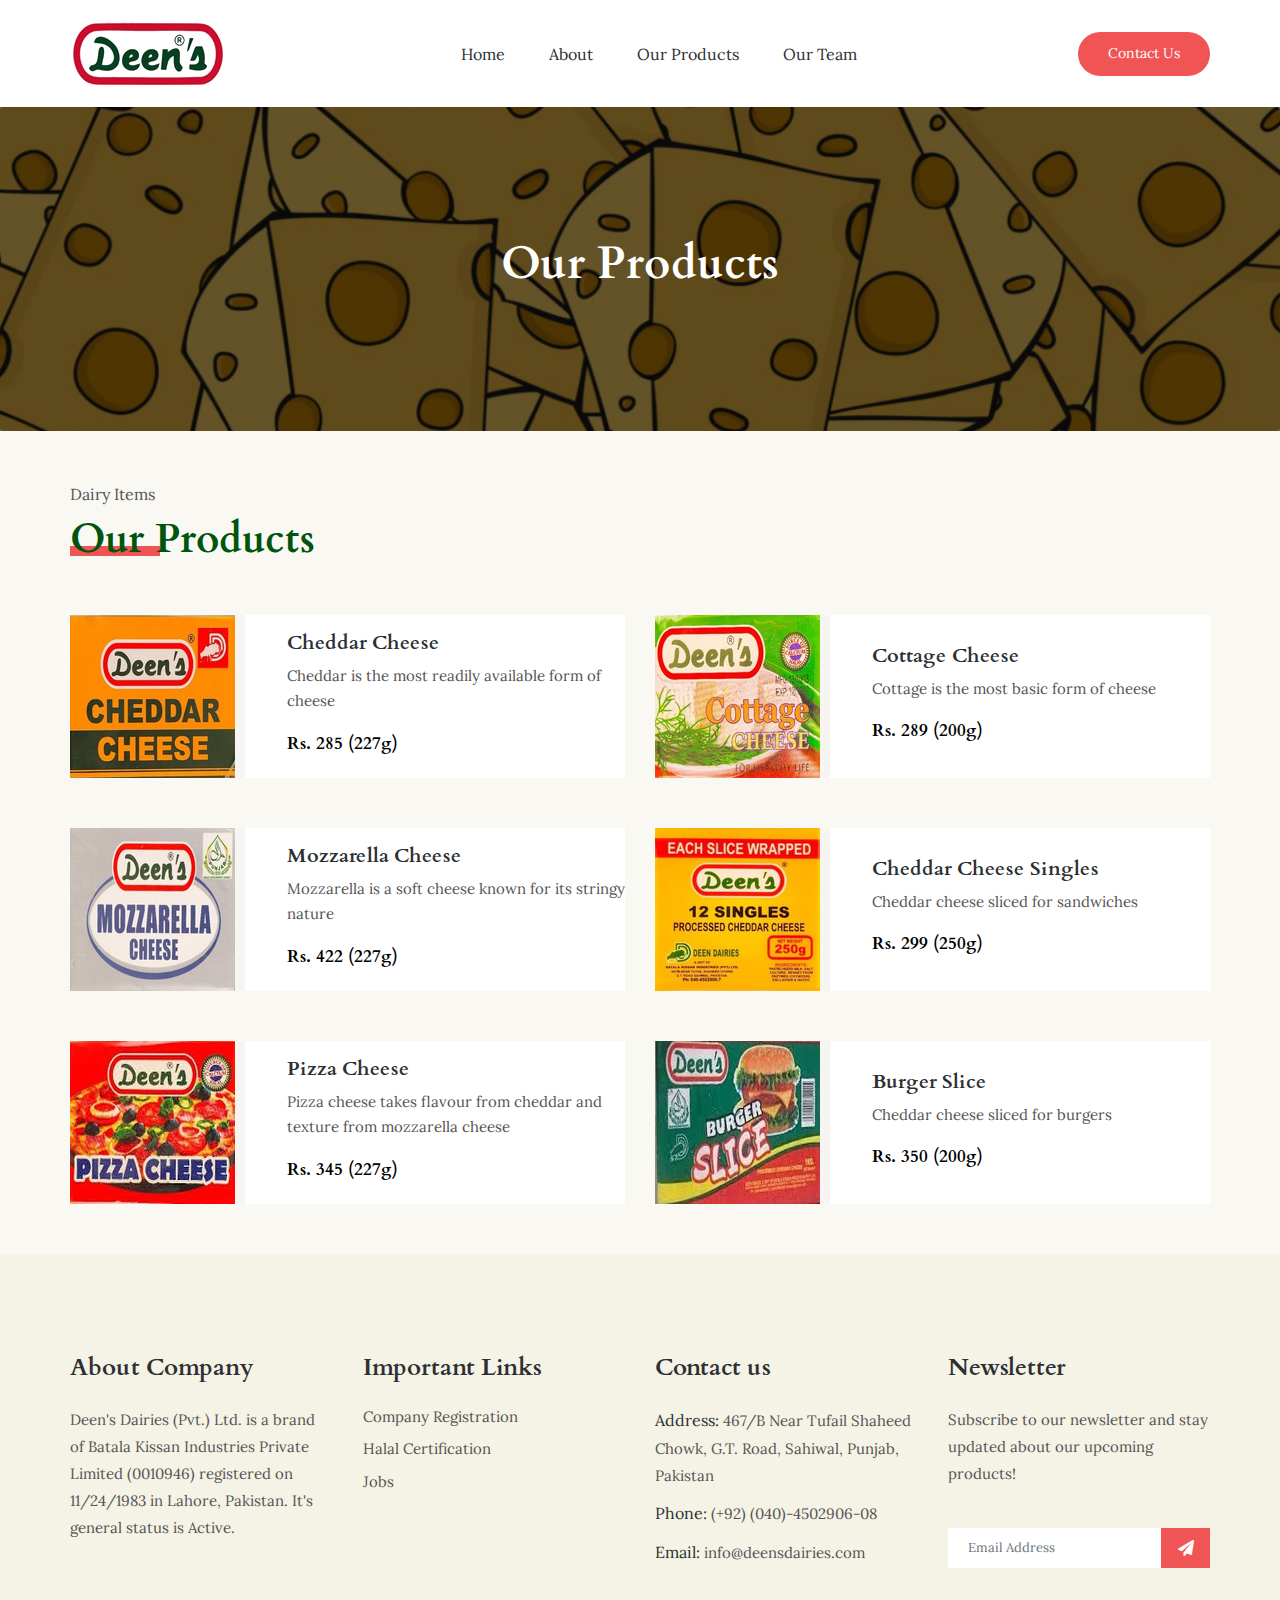
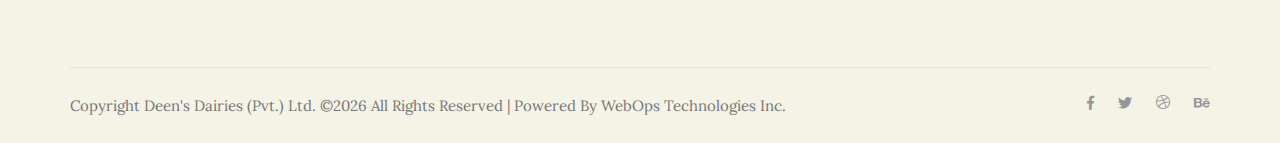
<file: our-products.html>
<!doctype html>
<html lang="en">

<head>
    <!-- Required meta tags -->
    <meta charset="utf-8">
    <meta name="viewport" content="width=device-width, initial-scale=1, shrink-to-fit=no">
    <meta name="keywords" content="Deen's Dairies has been practicing the art of cheese making for the past three decades and has perfected the process through patience, hard work and scientific endeavour.">
    <title>Deen's Dairies - Our Products</title>
    <link rel="icon" href="img/favicon.ico">
    <!-- Bootstrap CSS -->
    <link rel="stylesheet" href="css/bootstrap.min.css">
    <!-- animate CSS -->
    <link rel="stylesheet" href="css/animate.css">
    <!-- owl carousel CSS -->
    <link rel="stylesheet" href="css/owl.carousel.min.css">
    <!-- themify CSS -->
    <link rel="stylesheet" href="css/themify-icons.css">
    <!-- flaticon CSS -->
    <link rel="stylesheet" href="css/flaticon.css">
    <!-- font awesome CSS -->
    <link rel="stylesheet" href="css/magnific-popup.css">
    <!-- swiper CSS -->
    <link rel="stylesheet" href="css/slick.css">
    <link rel="stylesheet" href="css/gijgo.min.css">
    <link rel="stylesheet" href="css/nice-select.css">
    <link rel="stylesheet" href="css/all.css">
    <!-- style CSS -->
    <link rel="stylesheet" href="css/style.css">
</head>

<body>
    <!--::header part start::-->
    <header class="main_menu">
        <div class="container">
            <div class="row align-items-center">
                <div class="col-lg-12">
                                       <nav class="navbar navbar-expand-lg navbar-light">
                        <a class="navbar-brand" href="index.html"> <img src="img/logo.png" alt="logo"> </a>
                        <button class="navbar-toggler" type="button" data-toggle="collapse"
                            data-target="#navbarSupportedContent" aria-controls="navbarSupportedContent"
                            aria-expanded="false" aria-label="Toggle navigation">
                            <span class="navbar-toggler-icon"></span>
                        </button>

                        <div class="collapse navbar-collapse main-menu-item justify-content-end"
                            id="navbarSupportedContent">
                            <ul class="navbar-nav">
                                <li class="nav-item">
                                    <a class="nav-link" href="index.html">Home</a>
                                </li>
                                <li class="nav-item">
                                    <a class="nav-link" href="about.html">About</a>
                                </li>
                                <li class="nav-item">
                                    <a class="nav-link" href="our-products.html">Our Products</a>
                                </li>
                                <li class="nav-item">
                                    <a class="nav-link" href="our-team.html"> Our Team</a>
                                </li>
								 
                               
                               
                            </ul>
                        </div>
                        <div class="menu_btn">
                           <a href="contact.html" class="single_page_btn d-none d-sm-block">Contact Us</a>
                        </div>
                    </nav>
                </div>
            </div>
        </div>
    </header>
    <!-- Header part end-->

    <!-- breadcrumb start-->
    <section class="breadcrumb breadcrumb_bg">
        <div class="container">
            <div class="row">
                <div class="col-lg-12">
                    <div class="breadcrumb_iner text-center">
                        <div class="breadcrumb_iner_item">
                            <h2>Our Products</h2>
                        </div>
                    </div>
                </div>
            </div>
        </div>
    </section>
    <!-- breadcrumb start-->

    <!--::chefs_part start::-->
    <!-- food_menu start-->
    <section class="food_menu gray_bg">
        <div class="container">
            <div class="row justify-content-between">
                <div class="col-lg-5">
                    <div class="section_tittle">
                        <p>Dairy Items</p>
                        <h2>Our Products</h2>
                    </div>
                </div>
                <div class="col-lg-6">
                </div>
                <div class="col-lg-12">
                    <div class="tab-content" id="myTabContent">
                        <div class="tab-pane fade show active single-member" id="Special" role="tabpanel"
                            aria-labelledby="Special-tab">
                            <div class="row">
                                <div class="col-sm-6 col-lg-6">
                                    <div class="single_food_item media">
                                        <img src="img/food_menu/single_food_1.png" class="mr-3" alt="...">
                                        <div class="media-body align-self-center">
                                            <h3>Cheddar Cheese</h3>
                                            <p>Cheddar is the most readily available form of cheese</p>
											<h5>Rs. 285 (227g)</h5>
                                            
                                        </div>
                                    </div>
                                    <div class="single_food_item media">
                                        <img src="img/food_menu/single_food_2.png" class="mr-3" alt="...">
                                        <div class="media-body align-self-center">
                                            <h3>Mozzarella Cheese</h3>
                                            <p>Mozzarella is a soft cheese known for its stringy nature</p>
                                            <h5>Rs. 422 (227g)</h5>
                                        </div>
                                    </div>
                                    <div class="single_food_item media">
                                        <img src="img/food_menu/single_food_3.png" class="mr-3" alt="...">
                                        <div class="media-body align-self-center">
                                            <h3>Pizza Cheese</h3>
                                            <p>Pizza cheese takes flavour from cheddar and texture from mozzarella cheese</p>
                                            <h5>Rs. 345 (227g)</h5>
                                        </div>
                                    </div>
                                </div>
                                <div class="col-sm-6 col-lg-6">
                                    <div class="single_food_item media">
                                        <img src="img/food_menu/single_food_4.png" class="mr-3" alt="...">
                                        <div class="media-body align-self-center">
                                            <h3>Cottage Cheese</h3>
                                            <p>Cottage is the most basic form of cheese </p>
                                            <h5>Rs. 289 (200g)</h5>
                                        </div>
                                    </div>
                                    <div class="single_food_item media">
                                        <img src="img/food_menu/single_food_5.png" class="mr-3" alt="...">
                                        <div class="media-body align-self-center">
                                            <h3>Cheddar Cheese Singles</h3>
                                            <p>Cheddar cheese sliced for sandwiches</p>
                                            <h5>Rs. 299 (250g)</h5>
                                        </div>
                                    </div>
                                    <div class="single_food_item media">
                                        <img src="img/food_menu/single_food_6.png" class="mr-3" alt="...">
                                        <div class="media-body align-self-center">
                                            <h3>Burger Slice</h3>
                                            <p>Cheddar cheese sliced for burgers</p>
                                            <h5>Rs. 350 (200g)</h5>
                                        </div>
                                    </div>
                                </div>
                            </div>
                        </div>
                        
                    </div>
                </div>
            </div>
        </div>
    </section>
    <!-- food_menu part end-->
    <!--::chefs_part end::-->

    <!-- intro_video_bg start-->
   
    <!-- intro_video_bg part start-->

    <!-- footer part start-->
    <footer class="footer-area">
        <div class="container">
            <div class="row">
                <div class="col-xl-3 col-sm-6 col-md-3 col-lg-3">
                    <div class="single-footer-widget footer_1">
                        <h4>About Company</h4>
                        <p>Deen's Dairies (Pvt.) Ltd. is a brand of Batala Kissan Industries Private Limited (0010946) registered on 11/24/1983 in Lahore, Pakistan. It's general status is Active.</p>
                    </div>
                </div>
                <div class="col-xl-3 col-sm-6 col-md-2 col-lg-3">
                    <div class="single-footer-widget footer_2">
                        <h4>Important Links</h4>
                        <div class="contact_info">
                            <ul>
                                <li><a href="https://opencorporates.com/companies/pk/0010946">Company Registration</a></li>
                                <li><a href="https://phda.com.pk/index.php/certified-clients/">Halal Certification</a></li>
                                <li><a href="http://www.jobz.pk/company/batala-kissan-industries/">Jobs</a></li>
                                <li><a href="#"></a></li>
                            </ul>
                        </div>
                    </div>
                </div>
                <div class="col-xl-3 col-sm-6 col-md-3 col-lg-3">
                    <div class="single-footer-widget footer_2">
                        <h4>Contact us</h4>
                        <div class="contact_info">
                            <p><span> Address:</span> 467/B Near Tufail Shaheed Chowk, G.T. Road, Sahiwal, Punjab, Pakistan</p>
                            <p><span> Phone:</span> (+92) (040)-4502906-08</p>
                            <p><span> Email: </span> info@deensdairies.com </p>
                        </div>
                    </div>
                </div>
                <div class="col-xl-3 col-sm-6 col-md-4 col-lg-3">
                    <div class="single-footer-widget footer_3">
                        <h4>Newsletter</h4>
                        <p>Subscribe to our newsletter and stay updated about our upcoming products!</p>
                        <form action="#">
                            <div class="form-group">
                                <div class="input-group mb-3">
                                    <input type="text" class="form-control" placeholder='Email Address'
                                        onfocus="this.placeholder = ''" onblur="this.placeholder = 'Email Address'">
                                    <div class="input-group-append">
                                        <button class="btn" type="button"><i class="fas fa-paper-plane"></i></button>
                                    </div>
                                </div>
                            </div>
                        </form>
                    </div>
                </div>
            </div>
            <div class="copyright_part_text">
                <div class="row">
                    <div class="col-lg-8">
                        <p class="footer-text m-0">
Copyright Deen's Dairies (Pvt.) Ltd.  &copy;<script>document.write(new Date().getFullYear());</script> All Rights Reserved | Powered By WebOps Technologies Inc.</p>
                    </div>
                    <div class="col-lg-4">
                        <div class="copyright_social_icon text-right">
                            <a href=""><i class="fab fa-facebook-f"></i></a>
                            <a href=""><i class="fab fa-twitter"></i></a>
                            <a href=""><i class="ti-dribbble"></i></a>
                            <a href=""><i class="fab fa-behance"></i></a>
                        </div>
                    </div>
                </div>
            </div>
        </div>
    </footer>
    <!-- footer part end-->

    <!-- jquery plugins here-->
    <!-- jquery -->
    <script src="js/jquery-1.12.1.min.js"></script>
    <!-- popper js -->
    <script src="js/popper.min.js"></script>
    <!-- bootstrap js -->
    <script src="js/bootstrap.min.js"></script>
    <!-- easing js -->
    <script src="js/jquery.magnific-popup.js"></script>
    <!-- swiper js -->
    <script src="js/swiper.min.js"></script>
    <!-- swiper js -->
    <script src="js/masonry.pkgd.js"></script>
    <!-- particles js -->
    <script src="js/owl.carousel.min.js"></script>
    <!-- swiper js -->
    <script src="js/slick.min.js"></script>
    <script src="js/gijgo.min.js"></script>
    <script src="js/jquery.nice-select.min.js"></script>
    <!-- custom js -->
    <script src="js/custom.js"></script>
</body>

</html>
</file>
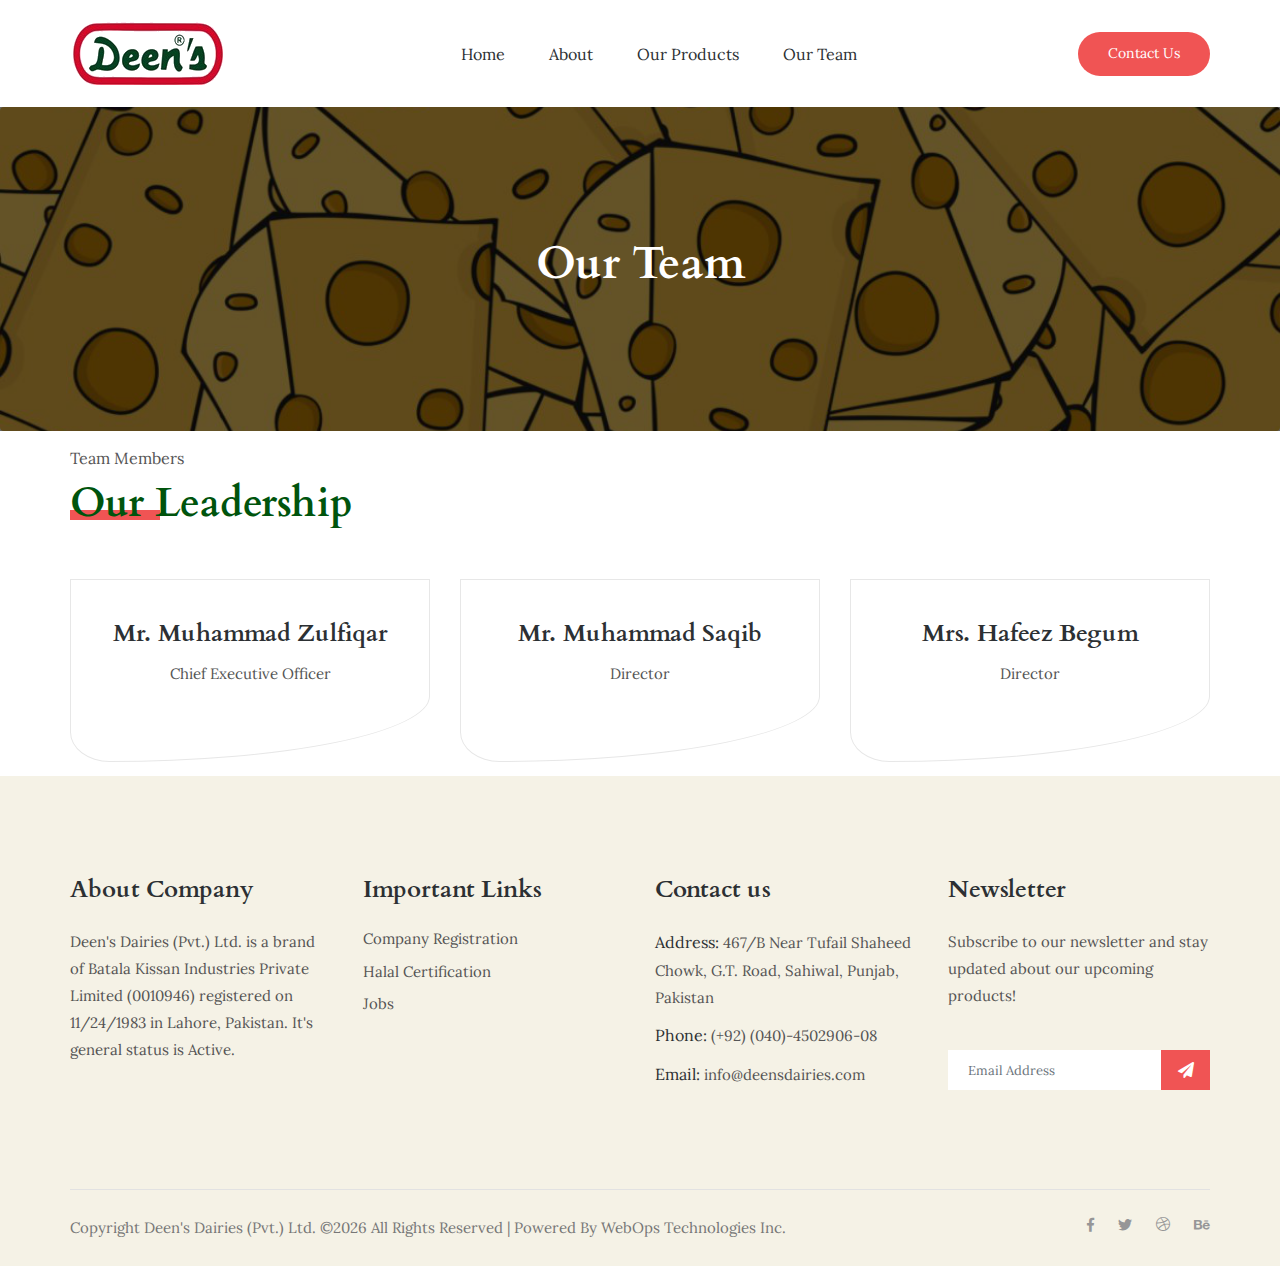
<file: our-team.html>
<!doctype html>
<html lang="en">

<head>
    <!-- Required meta tags -->
    <meta charset="utf-8">
    <meta name="viewport" content="width=device-width, initial-scale=1, shrink-to-fit=no">
     <meta name="keywords" content="Cheddar, Mozzarella, Pizza, Cottage, Cheese, Best, Quality, Brand, Manufacturers, Pakistan">
    <meta name="description" content="We focus on the core attributes of honesty, integrity, teamwork, and innovation. 
				      The management strives to espouse these values so that they can deliver the best dairy products to the consumers.">
    <title>Deen's Dairies - Our Team</title>
    <link rel="icon" href="img/favicon.ico">
    <!-- Bootstrap CSS -->
    <link rel="stylesheet" href="css/bootstrap.min.css">
    <!-- animate CSS -->
    <link rel="stylesheet" href="css/animate.css">
    <!-- owl carousel CSS -->
    <link rel="stylesheet" href="css/owl.carousel.min.css">
    <!-- themify CSS -->
    <link rel="stylesheet" href="css/themify-icons.css">
    <!-- flaticon CSS -->
    <link rel="stylesheet" href="css/flaticon.css">
    <!-- font awesome CSS -->
    <link rel="stylesheet" href="css/magnific-popup.css">
    <!-- swiper CSS -->
    <link rel="stylesheet" href="css/slick.css">
    <link rel="stylesheet" href="css/gijgo.min.css">
    <link rel="stylesheet" href="css/nice-select.css">
    <link rel="stylesheet" href="css/all.css">
    <!-- style CSS -->
    <link rel="stylesheet" href="css/style.css">
</head>

<body>
    <!--::header part start::-->
    <header class="main_menu">
        <div class="container">
            <div class="row align-items-center">
                <div class="col-lg-12">
                    <nav class="navbar navbar-expand-lg navbar-light">
                        <a class="navbar-brand" href="index.html"> <img src="img/logo.png" alt="logo"> </a>
                        <button class="navbar-toggler" type="button" data-toggle="collapse"
                            data-target="#navbarSupportedContent" aria-controls="navbarSupportedContent"
                            aria-expanded="false" aria-label="Toggle navigation">
                            <span class="navbar-toggler-icon"></span>
                        </button>

                        <div class="collapse navbar-collapse main-menu-item justify-content-end"
                            id="navbarSupportedContent">
                            <ul class="navbar-nav">
                                <li class="nav-item">
                                    <a class="nav-link" href="index.html">Home</a>
                                </li>
                                <li class="nav-item">
                                    <a class="nav-link" href="about.html">About</a>
                                </li>
                                <li class="nav-item">
                                    <a class="nav-link" href="our-products.html">Our Products</a>
                                </li>
                                <li class="nav-item">
                                    <a class="nav-link" href="our-team.html"> Our Team</a>
                                </li>
								 
                               
                               
                            </ul>
                        </div>
                        <div class="menu_btn">
                             <a href="contact.html" class="single_page_btn d-none d-sm-block">Contact Us</a>
                        </div>
                    </nav>
                </div>
            </div>
        </div>
    </header>
    <!-- Header part end-->

    <!-- breadcrumb start-->
    <section class="breadcrumb breadcrumb_bg">
        <div class="container">
            <div class="row">
                <div class="col-lg-12">
                    <div class="breadcrumb_iner text-center">
                        <div class="breadcrumb_iner_item">
                            <h2>Our Team</h2>
                        </div>
                    </div>
                </div>
            </div>
        </div>
    </section>
    <!-- breadcrumb start-->

    <!--::chefs_part start::-->
    <section class="chefs_part blog_item_section section_padding">
        <div class="container">
            <div class="row">
                <div class="col-xl-5">
                    <div class="section_tittle">
                        <p>Team Members</p>
                        <h2>Our Leadership</h2>
                    </div>
                </div>
            </div>
            <div class="row">
                <div class="col-sm-6 col-lg-4">
                    <div class="single_blog_item">
                        <div class="single_blog_img">
                           
                        </div>
                        <div class="single_blog_text text-center">
                            <h3>Mr. Muhammad Zulfiqar</h3>
                            <p>Chief Executive Officer</p>
                            <div class="social_icon">
                                
                            </div>
                        </div>
                    </div>
                </div>
                <div class="col-sm-6 col-lg-4">
                    <div class="single_blog_item">
                        <div class="single_blog_img">
                            
                        </div>
                        <div class="single_blog_text text-center">
                            <h3>Mr. Muhammad Saqib</h3>
                            <p>Director</p>
                            <div class="social_icon">
                               
                            </div>
                        </div>
                    </div>
                </div>
                <div class="col-sm-6 col-lg-4">
                    <div class="single_blog_item">
                        <div class="single_blog_img">
                            
                        </div>
                        <div class="single_blog_text text-center">
                            <h3>Mrs. Hafeez Begum</h3>
                            <p>Director</p>
                            <div class="social_icon">
                               
                            </div>
                        </div>
                    </div>
                </div>
                <div class="col-sm-6 col-lg-4 d-none d-sm-block d-lg-none">
                   
                    
                </div>
            </div>
        </div>
    </section>
    <!--::chefs_part end::-->

    <!-- intro_video_bg start-->
  
    <!-- intro_video_bg part start-->

    <!-- footer part start-->
    <footer class="footer-area">
        <div class="container">
            <div class="row">
                <div class="col-xl-3 col-sm-6 col-md-3 col-lg-3">
                    <div class="single-footer-widget footer_1">
                        <h4>About Company</h4>
                        <p>Deen's Dairies (Pvt.) Ltd. is a brand of Batala Kissan Industries Private Limited (0010946) registered on 11/24/1983 in Lahore, Pakistan. It's general status is Active.</p>
                    </div>
                </div>
                <div class="col-xl-3 col-sm-6 col-md-2 col-lg-3">
                    <div class="single-footer-widget footer_2">
                        <h4>Important Links</h4>
                        <div class="contact_info">
                            <ul>
                                <li><a href="https://opencorporates.com/companies/pk/0010946">Company Registration</a></li>
                                <li><a href="https://phda.com.pk/index.php/certified-clients/">Halal Certification</a></li>
                                <li><a href="http://www.jobz.pk/company/batala-kissan-industries/">Jobs</a></li>
                                <li><a href="#"></a></li>
                            </ul>
                        </div>
                    </div>
                </div>
                <div class="col-xl-3 col-sm-6 col-md-3 col-lg-3">
                    <div class="single-footer-widget footer_2">
                        <h4>Contact us</h4>
                        <div class="contact_info">
                            <p><span> Address:</span> 467/B Near Tufail Shaheed Chowk, G.T. Road, Sahiwal, Punjab, Pakistan</p>
                            <p><span> Phone:</span> (+92) (040)-4502906-08</p>
                            <p><span> Email: </span> info@deensdairies.com </p>
                        </div>
                    </div>
                </div>
                <div class="col-xl-3 col-sm-6 col-md-4 col-lg-3">
                    <div class="single-footer-widget footer_3">
                        <h4>Newsletter</h4>
                        <p>Subscribe to our newsletter and stay updated about our upcoming products!</p>
                        <form action="#">
                            <div class="form-group">
                                <div class="input-group mb-3">
                                    <input type="text" class="form-control" placeholder='Email Address'
                                        onfocus="this.placeholder = ''" onblur="this.placeholder = 'Email Address'">
                                    <div class="input-group-append">
                                        <button class="btn" type="button"><i class="fas fa-paper-plane"></i></button>
                                    </div>
                                </div>
                            </div>
                        </form>
                    </div>
                </div>
            </div>
            <div class="copyright_part_text">
                <div class="row">
                    <div class="col-lg-8">
                        <p class="footer-text m-0">
Copyright Deen's Dairies (Pvt.) Ltd.  &copy;<script>document.write(new Date().getFullYear());</script> All Rights Reserved | Powered By WebOps Technologies Inc.</p>
                    </div>
                    <div class="col-lg-4">
                        <div class="copyright_social_icon text-right">
                            <a href=""><i class="fab fa-facebook-f"></i></a>
                            <a href=""><i class="fab fa-twitter"></i></a>
                            <a href=""><i class="ti-dribbble"></i></a>
                            <a href=""><i class="fab fa-behance"></i></a>
                        </div>
                    </div>
                </div>
            </div>
        </div>
    </footer>
    <!-- footer part end-->

    <!-- jquery plugins here-->
    <!-- jquery -->
    <script src="js/jquery-1.12.1.min.js"></script>
    <!-- popper js -->
    <script src="js/popper.min.js"></script>
    <!-- bootstrap js -->
    <script src="js/bootstrap.min.js"></script>
    <!-- easing js -->
    <script src="js/jquery.magnific-popup.js"></script>
    <!-- swiper js -->
    <script src="js/swiper.min.js"></script>
    <!-- swiper js -->
    <script src="js/masonry.pkgd.js"></script>
    <!-- particles js -->
    <script src="js/owl.carousel.min.js"></script>
    <!-- swiper js -->
    <script src="js/slick.min.js"></script>
    <script src="js/gijgo.min.js"></script>
    <script src="js/jquery.nice-select.min.js"></script>
    <!-- custom js -->
    <script src="js/custom.js"></script>
</body>

</html>
</file>
<file: css/themify-icons.css>
@font-face {
	font-family: 'themify';
	src:url('../fonts/themify.eot?-fvbane');
	src:url('../fonts/themify.eot?#iefix-fvbane') format('embedded-opentype'),
		url('../fonts/themify.woff?-fvbane') format('woff'),
		url('../fonts/themify.ttf?-fvbane') format('truetype'),
		url('../fonts/themify.svg?-fvbane#themify') format('svg');
	font-weight: normal;
	font-style: normal;
}

[class^="ti-"], [class*=" ti-"] {
	font-family: 'themify';
	speak: none;
	font-style: normal;
	font-weight: normal;
	font-variant: normal;
	text-transform: none;
	line-height: 1;

	/* Better Font Rendering =========== */
	-webkit-font-smoothing: antialiased;
	-moz-osx-font-smoothing: grayscale;
}

.ti-wand:before {
	content: "\e600";
}
.ti-volume:before {
	content: "\e601";
}
.ti-user:before {
	content: "\e602";
}
.ti-unlock:before {
	content: "\e603";
}
.ti-unlink:before {
	content: "\e604";
}
.ti-trash:before {
	content: "\e605";
}
.ti-thought:before {
	content: "\e606";
}
.ti-target:before {
	content: "\e607";
}
.ti-tag:before {
	content: "\e608";
}
.ti-tablet:before {
	content: "\e609";
}
.ti-star:before {
	content: "\e60a";
}
.ti-spray:before {
	content: "\e60b";
}
.ti-signal:before {
	content: "\e60c";
}
.ti-shopping-cart:before {
	content: "\e60d";
}
.ti-shopping-cart-full:before {
	content: "\e60e";
}
.ti-settings:before {
	content: "\e60f";
}
.ti-search:before {
	content: "\e610";
}
.ti-zoom-in:before {
	content: "\e611";
}
.ti-zoom-out:before {
	content: "\e612";
}
.ti-cut:before {
	content: "\e613";
}
.ti-ruler:before {
	content: "\e614";
}
.ti-ruler-pencil:before {
	content: "\e615";
}
.ti-ruler-alt:before {
	content: "\e616";
}
.ti-bookmark:before {
	content: "\e617";
}
.ti-bookmark-alt:before {
	content: "\e618";
}
.ti-reload:before {
	content: "\e619";
}
.ti-plus:before {
	content: "\e61a";
}
.ti-pin:before {
	content: "\e61b";
}
.ti-pencil:before {
	content: "\e61c";
}
.ti-pencil-alt:before {
	content: "\e61d";
}
.ti-paint-roller:before {
	content: "\e61e";
}
.ti-paint-bucket:before {
	content: "\e61f";
}
.ti-na:before {
	content: "\e620";
}
.ti-mobile:before {
	content: "\e621";
}
.ti-minus:before {
	content: "\e622";
}
.ti-medall:before {
	content: "\e623";
}
.ti-medall-alt:before {
	content: "\e624";
}
.ti-marker:before {
	content: "\e625";
}
.ti-marker-alt:before {
	content: "\e626";
}
.ti-arrow-up:before {
	content: "\e627";
}
.ti-arrow-right:before {
	content: "\e628";
}
.ti-arrow-left:before {
	content: "\e629";
}
.ti-arrow-down:before {
	content: "\e62a";
}
.ti-lock:before {
	content: "\e62b";
}
.ti-location-arrow:before {
	content: "\e62c";
}
.ti-link:before {
	content: "\e62d";
}
.ti-layout:before {
	content: "\e62e";
}
.ti-layers:before {
	content: "\e62f";
}
.ti-layers-alt:before {
	content: "\e630";
}
.ti-key:before {
	content: "\e631";
}
.ti-import:before {
	content: "\e632";
}
.ti-image:before {
	content: "\e633";
}
.ti-heart:before {
	content: "\e634";
}
.ti-heart-broken:before {
	content: "\e635";
}
.ti-hand-stop:before {
	content: "\e636";
}
.ti-hand-open:before {
	content: "\e637";
}
.ti-hand-drag:before {
	content: "\e638";
}
.ti-folder:before {
	content: "\e639";
}
.ti-flag:before {
	content: "\e63a";
}
.ti-flag-alt:before {
	content: "\e63b";
}
.ti-flag-alt-2:before {
	content: "\e63c";
}
.ti-eye:before {
	content: "\e63d";
}
.ti-export:before {
	content: "\e63e";
}
.ti-exchange-vertical:before {
	content: "\e63f";
}
.ti-desktop:before {
	content: "\e640";
}
.ti-cup:before {
	content: "\e641";
}
.ti-crown:before {
	content: "\e642";
}
.ti-comments:before {
	content: "\e643";
}
.ti-comment:before {
	content: "\e644";
}
.ti-comment-alt:before {
	content: "\e645";
}
.ti-close:before {
	content: "\e646";
}
.ti-clip:before {
	content: "\e647";
}
.ti-angle-up:before {
	content: "\e648";
}
.ti-angle-right:before {
	content: "\e649";
}
.ti-angle-left:before {
	content: "\e64a";
}
.ti-angle-down:before {
	content: "\e64b";
}
.ti-check:before {
	content: "\e64c";
}
.ti-check-box:before {
	content: "\e64d";
}
.ti-camera:before {
	content: "\e64e";
}
.ti-announcement:before {
	content: "\e64f";
}
.ti-brush:before {
	content: "\e650";
}
.ti-briefcase:before {
	content: "\e651";
}
.ti-bolt:before {
	content: "\e652";
}
.ti-bolt-alt:before {
	content: "\e653";
}
.ti-blackboard:before {
	content: "\e654";
}
.ti-bag:before {
	content: "\e655";
}
.ti-move:before {
	content: "\e656";
}
.ti-arrows-vertical:before {
	content: "\e657";
}
.ti-arrows-horizontal:before {
	content: "\e658";
}
.ti-fullscreen:before {
	content: "\e659";
}
.ti-arrow-top-right:before {
	content: "\e65a";
}
.ti-arrow-top-left:before {
	content: "\e65b";
}
.ti-arrow-circle-up:before {
	content: "\e65c";
}
.ti-arrow-circle-right:before {
	content: "\e65d";
}
.ti-arrow-circle-left:before {
	content: "\e65e";
}
.ti-arrow-circle-down:before {
	content: "\e65f";
}
.ti-angle-double-up:before {
	content: "\e660";
}
.ti-angle-double-right:before {
	content: "\e661";
}
.ti-angle-double-left:before {
	content: "\e662";
}
.ti-angle-double-down:before {
	content: "\e663";
}
.ti-zip:before {
	content: "\e664";
}
.ti-world:before {
	content: "\e665";
}
.ti-wheelchair:before {
	content: "\e666";
}
.ti-view-list:before {
	content: "\e667";
}
.ti-view-list-alt:before {
	content: "\e668";
}
.ti-view-grid:before {
	content: "\e669";
}
.ti-uppercase:before {
	content: "\e66a";
}
.ti-upload:before {
	content: "\e66b";
}
.ti-underline:before {
	content: "\e66c";
}
.ti-truck:before {
	content: "\e66d";
}
.ti-timer:before {
	content: "\e66e";
}
.ti-ticket:before {
	content: "\e66f";
}
.ti-thumb-up:before {
	content: "\e670";
}
.ti-thumb-down:before {
	content: "\e671";
}
.ti-text:before {
	content: "\e672";
}
.ti-stats-up:before {
	content: "\e673";
}
.ti-stats-down:before {
	content: "\e674";
}
.ti-split-v:before {
	content: "\e675";
}
.ti-split-h:before {
	content: "\e676";
}
.ti-smallcap:before {
	content: "\e677";
}
.ti-shine:before {
	content: "\e678";
}
.ti-shift-right:before {
	content: "\e679";
}
.ti-shift-left:before {
	content: "\e67a";
}
.ti-shield:before {
	content: "\e67b";
}
.ti-notepad:before {
	content: "\e67c";
}
.ti-server:before {
	content: "\e67d";
}
.ti-quote-right:before {
	content: "\e67e";
}
.ti-quote-left:before {
	content: "\e67f";
}
.ti-pulse:before {
	content: "\e680";
}
.ti-printer:before {
	content: "\e681";
}
.ti-power-off:before {
	content: "\e682";
}
.ti-plug:before {
	content: "\e683";
}
.ti-pie-chart:before {
	content: "\e684";
}
.ti-paragraph:before {
	content: "\e685";
}
.ti-panel:before {
	content: "\e686";
}
.ti-package:before {
	content: "\e687";
}
.ti-music:before {
	content: "\e688";
}
.ti-music-alt:before {
	content: "\e689";
}
.ti-mouse:before {
	content: "\e68a";
}
.ti-mouse-alt:before {
	content: "\e68b";
}
.ti-money:before {
	content: "\e68c";
}
.ti-microphone:before {
	content: "\e68d";
}
.ti-menu:before {
	content: "\e68e";
}
.ti-menu-alt:before {
	content: "\e68f";
}
.ti-map:before {
	content: "\e690";
}
.ti-map-alt:before {
	content: "\e691";
}
.ti-loop:before {
	content: "\e692";
}
.ti-location-pin:before {
	content: "\e693";
}
.ti-list:before {
	content: "\e694";
}
.ti-light-bulb:before {
	content: "\e695";
}
.ti-Italic:before {
	content: "\e696";
}
.ti-info:before {
	content: "\e697";
}
.ti-infinite:before {
	content: "\e698";
}
.ti-id-badge:before {
	content: "\e699";
}
.ti-hummer:before {
	content: "\e69a";
}
.ti-home:before {
	content: "\e69b";
}
.ti-help:before {
	content: "\e69c";
}
.ti-headphone:before {
	content: "\e69d";
}
.ti-harddrives:before {
	content: "\e69e";
}
.ti-harddrive:before {
	content: "\e69f";
}
.ti-gift:before {
	content: "\e6a0";
}
.ti-game:before {
	content: "\e6a1";
}
.ti-filter:before {
	content: "\e6a2";
}
.ti-files:before {
	content: "\e6a3";
}
.ti-file:before {
	content: "\e6a4";
}
.ti-eraser:before {
	content: "\e6a5";
}
.ti-envelope:before {
	content: "\e6a6";
}
.ti-download:before {
	content: "\e6a7";
}
.ti-direction:before {
	content: "\e6a8";
}
.ti-direction-alt:before {
	content: "\e6a9";
}
.ti-dashboard:before {
	content: "\e6aa";
}
.ti-control-stop:before {
	content: "\e6ab";
}
.ti-control-shuffle:before {
	content: "\e6ac";
}
.ti-control-play:before {
	content: "\e6ad";
}
.ti-control-pause:before {
	content: "\e6ae";
}
.ti-control-forward:before {
	content: "\e6af";
}
.ti-control-backward:before {
	content: "\e6b0";
}
.ti-cloud:before {
	content: "\e6b1";
}
.ti-cloud-up:before {
	content: "\e6b2";
}
.ti-cloud-down:before {
	content: "\e6b3";
}
.ti-clipboard:before {
	content: "\e6b4";
}
.ti-car:before {
	content: "\e6b5";
}
.ti-calendar:before {
	content: "\e6b6";
}
.ti-book:before {
	content: "\e6b7";
}
.ti-bell:before {
	content: "\e6b8";
}
.ti-basketball:before {
	content: "\e6b9";
}
.ti-bar-chart:before {
	content: "\e6ba";
}
.ti-bar-chart-alt:before {
	content: "\e6bb";
}
.ti-back-right:before {
	content: "\e6bc";
}
.ti-back-left:before {
	content: "\e6bd";
}
.ti-arrows-corner:before {
	content: "\e6be";
}
.ti-archive:before {
	content: "\e6bf";
}
.ti-anchor:before {
	content: "\e6c0";
}
.ti-align-right:before {
	content: "\e6c1";
}
.ti-align-left:before {
	content: "\e6c2";
}
.ti-align-justify:before {
	content: "\e6c3";
}
.ti-align-center:before {
	content: "\e6c4";
}
.ti-alert:before {
	content: "\e6c5";
}
.ti-alarm-clock:before {
	content: "\e6c6";
}
.ti-agenda:before {
	content: "\e6c7";
}
.ti-write:before {
	content: "\e6c8";
}
.ti-window:before {
	content: "\e6c9";
}
.ti-widgetized:before {
	content: "\e6ca";
}
.ti-widget:before {
	content: "\e6cb";
}
.ti-widget-alt:before {
	content: "\e6cc";
}
.ti-wallet:before {
	content: "\e6cd";
}
.ti-video-clapper:before {
	content: "\e6ce";
}
.ti-video-camera:before {
	content: "\e6cf";
}
.ti-vector:before {
	content: "\e6d0";
}
.ti-themify-logo:before {
	content: "\e6d1";
}
.ti-themify-favicon:before {
	content: "\e6d2";
}
.ti-themify-favicon-alt:before {
	content: "\e6d3";
}
.ti-support:before {
	content: "\e6d4";
}
.ti-stamp:before {
	content: "\e6d5";
}
.ti-split-v-alt:before {
	content: "\e6d6";
}
.ti-slice:before {
	content: "\e6d7";
}
.ti-shortcode:before {
	content: "\e6d8";
}
.ti-shift-right-alt:before {
	content: "\e6d9";
}
.ti-shift-left-alt:before {
	content: "\e6da";
}
.ti-ruler-alt-2:before {
	content: "\e6db";
}
.ti-receipt:before {
	content: "\e6dc";
}
.ti-pin2:before {
	content: "\e6dd";
}
.ti-pin-alt:before {
	content: "\e6de";
}
.ti-pencil-alt2:before {
	content: "\e6df";
}
.ti-palette:before {
	content: "\e6e0";
}
.ti-more:before {
	content: "\e6e1";
}
.ti-more-alt:before {
	content: "\e6e2";
}
.ti-microphone-alt:before {
	content: "\e6e3";
}
.ti-magnet:before {
	content: "\e6e4";
}
.ti-line-double:before {
	content: "\e6e5";
}
.ti-line-dotted:before {
	content: "\e6e6";
}
.ti-line-dashed:before {
	content: "\e6e7";
}
.ti-layout-width-full:before {
	content: "\e6e8";
}
.ti-layout-width-default:before {
	content: "\e6e9";
}
.ti-layout-width-default-alt:before {
	content: "\e6ea";
}
.ti-layout-tab:before {
	content: "\e6eb";
}
.ti-layout-tab-window:before {
	content: "\e6ec";
}
.ti-layout-tab-v:before {
	content: "\e6ed";
}
.ti-layout-tab-min:before {
	content: "\e6ee";
}
.ti-layout-slider:before {
	content: "\e6ef";
}
.ti-layout-slider-alt:before {
	content: "\e6f0";
}
.ti-layout-sidebar-right:before {
	content: "\e6f1";
}
.ti-layout-sidebar-none:before {
	content: "\e6f2";
}
.ti-layout-sidebar-left:before {
	content: "\e6f3";
}
.ti-layout-placeholder:before {
	content: "\e6f4";
}
.ti-layout-menu:before {
	content: "\e6f5";
}
.ti-layout-menu-v:before {
	content: "\e6f6";
}
.ti-layout-menu-separated:before {
	content: "\e6f7";
}
.ti-layout-menu-full:before {
	content: "\e6f8";
}
.ti-layout-media-right-alt:before {
	content: "\e6f9";
}
.ti-layout-media-right:before {
	content: "\e6fa";
}
.ti-layout-media-overlay:before {
	content: "\e6fb";
}
.ti-layout-media-overlay-alt:before {
	content: "\e6fc";
}
.ti-layout-media-overlay-alt-2:before {
	content: "\e6fd";
}
.ti-layout-media-left-alt:before {
	content: "\e6fe";
}
.ti-layout-media-left:before {
	content: "\e6ff";
}
.ti-layout-media-center-alt:before {
	content: "\e700";
}
.ti-layout-media-center:before {
	content: "\e701";
}
.ti-layout-list-thumb:before {
	content: "\e702";
}
.ti-layout-list-thumb-alt:before {
	content: "\e703";
}
.ti-layout-list-post:before {
	content: "\e704";
}
.ti-layout-list-large-image:before {
	content: "\e705";
}
.ti-layout-line-solid:before {
	content: "\e706";
}
.ti-layout-grid4:before {
	content: "\e707";
}
.ti-layout-grid3:before {
	content: "\e708";
}
.ti-layout-grid2:before {
	content: "\e709";
}
.ti-layout-grid2-thumb:before {
	content: "\e70a";
}
.ti-layout-cta-right:before {
	content: "\e70b";
}
.ti-layout-cta-left:before {
	content: "\e70c";
}
.ti-layout-cta-center:before {
	content: "\e70d";
}
.ti-layout-cta-btn-right:before {
	content: "\e70e";
}
.ti-layout-cta-btn-left:before {
	content: "\e70f";
}
.ti-layout-column4:before {
	content: "\e710";
}
.ti-layout-column3:before {
	content: "\e711";
}
.ti-layout-column2:before {
	content: "\e712";
}
.ti-layout-accordion-separated:before {
	content: "\e713";
}
.ti-layout-accordion-merged:before {
	content: "\e714";
}
.ti-layout-accordion-list:before {
	content: "\e715";
}
.ti-ink-pen:before {
	content: "\e716";
}
.ti-info-alt:before {
	content: "\e717";
}
.ti-help-alt:before {
	content: "\e718";
}
.ti-headphone-alt:before {
	content: "\e719";
}
.ti-hand-point-up:before {
	content: "\e71a";
}
.ti-hand-point-right:before {
	content: "\e71b";
}
.ti-hand-point-left:before {
	content: "\e71c";
}
.ti-hand-point-down:before {
	content: "\e71d";
}
.ti-gallery:before {
	content: "\e71e";
}
.ti-face-smile:before {
	content: "\e71f";
}
.ti-face-sad:before {
	content: "\e720";
}
.ti-credit-card:before {
	content: "\e721";
}
.ti-control-skip-forward:before {
	content: "\e722";
}
.ti-control-skip-backward:before {
	content: "\e723";
}
.ti-control-record:before {
	content: "\e724";
}
.ti-control-eject:before {
	content: "\e725";
}
.ti-comments-smiley:before {
	content: "\e726";
}
.ti-brush-alt:before {
	content: "\e727";
}
.ti-youtube:before {
	content: "\e728";
}
.ti-vimeo:before {
	content: "\e729";
}
.ti-twitter:before {
	content: "\e72a";
}
.ti-time:before {
	content: "\e72b";
}
.ti-tumblr:before {
	content: "\e72c";
}
.ti-skype:before {
	content: "\e72d";
}
.ti-share:before {
	content: "\e72e";
}
.ti-share-alt:before {
	content: "\e72f";
}
.ti-rocket:before {
	content: "\e730";
}
.ti-pinterest:before {
	content: "\e731";
}
.ti-new-window:before {
	content: "\e732";
}
.ti-microsoft:before {
	content: "\e733";
}
.ti-list-ol:before {
	content: "\e734";
}
.ti-linkedin:before {
	content: "\e735";
}
.ti-layout-sidebar-2:before {
	content: "\e736";
}
.ti-layout-grid4-alt:before {
	content: "\e737";
}
.ti-layout-grid3-alt:before {
	content: "\e738";
}
.ti-layout-grid2-alt:before {
	content: "\e739";
}
.ti-layout-column4-alt:before {
	content: "\e73a";
}
.ti-layout-column3-alt:before {
	content: "\e73b";
}
.ti-layout-column2-alt:before {
	content: "\e73c";
}
.ti-instagram:before {
	content: "\e73d";
}
.ti-google:before {
	content: "\e73e";
}
.ti-github:before {
	content: "\e73f";
}
.ti-flickr:before {
	content: "\e740";
}
.ti-facebook:before {
	content: "\e741";
}
.ti-dropbox:before {
	content: "\e742";
}
.ti-dribbble:before {
	content: "\e743";
}
.ti-apple:before {
	content: "\e744";
}
.ti-android:before {
	content: "\e745";
}
.ti-save:before {
	content: "\e746";
}
.ti-save-alt:before {
	content: "\e747";
}
.ti-yahoo:before {
	content: "\e748";
}
.ti-wordpress:before {
	content: "\e749";
}
.ti-vimeo-alt:before {
	content: "\e74a";
}
.ti-twitter-alt:before {
	content: "\e74b";
}
.ti-tumblr-alt:before {
	content: "\e74c";
}
.ti-trello:before {
	content: "\e74d";
}
.ti-stack-overflow:before {
	content: "\e74e";
}
.ti-soundcloud:before {
	content: "\e74f";
}
.ti-sharethis:before {
	content: "\e750";
}
.ti-sharethis-alt:before {
	content: "\e751";
}
.ti-reddit:before {
	content: "\e752";
}
.ti-pinterest-alt:before {
	content: "\e753";
}
.ti-microsoft-alt:before {
	content: "\e754";
}
.ti-linux:before {
	content: "\e755";
}
.ti-jsfiddle:before {
	content: "\e756";
}
.ti-joomla:before {
	content: "\e757";
}
.ti-html5:before {
	content: "\e758";
}
.ti-flickr-alt:before {
	content: "\e759";
}
.ti-email:before {
	content: "\e75a";
}
.ti-drupal:before {
	content: "\e75b";
}
.ti-dropbox-alt:before {
	content: "\e75c";
}
.ti-css3:before {
	content: "\e75d";
}
.ti-rss:before {
	content: "\e75e";
}
.ti-rss-alt:before {
	content: "\e75f";
}
</file>
<file: css/flaticon.css>
/*
  	Flaticon icon font: Flaticon
  	Creation date: 09/04/2019 10:10
  	*/

@font-face {
  font-family: "Flaticon";
  src: url("../fonts/Flaticon.eot");
  src: url("../fonts/Flaticon.eot?#iefix") format("embedded-opentype"),
       url("../fonts/Flaticon.woff2") format("woff2"),
       url("../fonts/Flaticon.woff") format("woff"),
       url("../fonts/Flaticon.ttf") format("truetype"),
       url("../fonts/Flaticon.svg#Flaticon") format("svg");
  font-weight: normal;
  font-style: normal;
}

@media screen and (-webkit-min-device-pixel-ratio:0) {
  @font-face {
    font-family: "Flaticon";
    src: url("./Flaticon.svg#Flaticon") format("svg");
  }
}

[class^="flaticon-"]:before, [class*=" flaticon-"]:before,
[class^="flaticon-"]:after, [class*=" flaticon-"]:after {   
  font-family: Flaticon;
        font-size: 30px;
       font-style: normal;
       color: #fff;
}

.flaticon-growth:before { content: "\f100"; }
.flaticon-wallet:before { content: "\f101"; }
</file>
<file: css/nice-select.css>
.nice-select {
  -webkit-tap-highlight-color: transparent;
  background-color: #fff;
  border-radius: 5px;
  border: solid 1px #e8e8e8;
  box-sizing: border-box;
  clear: both;
  cursor: pointer;
  display: block;
  float: left;
  font-family: inherit;
  font-size: 14px;
  font-weight: normal;
  height: 42px;
  line-height: 40px;
  outline: none;
  padding-left: 18px;
  padding-right: 30px;
  position: relative;
  text-align: left !important;
  -webkit-transition: all 0.2s ease-in-out;
  transition: all 0.2s ease-in-out;
  -webkit-user-select: none;
     -moz-user-select: none;
      -ms-user-select: none;
          user-select: none;
  white-space: nowrap;
  width: auto; }
  .nice-select:hover {
    border-color: #dbdbdb; }
  .nice-select:active, .nice-select.open, .nice-select:focus {
    border-color: #999; }
  .nice-select:after {
    border-bottom: 2px solid #999;
    border-right: 2px solid #999;
    content: '';
    display: block;
    height: 10px;
    margin-top: -4px;
    pointer-events: none;
    position: absolute;
    right: 12px;
    top: 50%;
    -webkit-transform-origin: 66% 66%;
        -ms-transform-origin: 66% 66%;
            transform-origin: 66% 66%;
    -webkit-transform: rotate(45deg);
        -ms-transform: rotate(45deg);
            transform: rotate(45deg);
    -webkit-transition: all 0.15s ease-in-out;
    transition: all 0.15s ease-in-out;
    width: 10px; }
  .nice-select.open:after {
    -webkit-transform: rotate(-135deg);
        -ms-transform: rotate(-135deg);
            transform: rotate(-135deg); }
  .nice-select.open .list {
    opacity: 1;
    pointer-events: auto;
    -webkit-transform: scale(1) translateY(0);
        -ms-transform: scale(1) translateY(0);
            transform: scale(1) translateY(0); }
  .nice-select.disabled {
    border-color: #ededed;
    color: #999;
    pointer-events: none; }
    .nice-select.disabled:after {
      border-color: #cccccc; }
  .nice-select.wide {
    width: 100%; }
    .nice-select.wide .list {
      left: 0 !important;
      right: 0 !important; }
  .nice-select.right {
    float: right; }
    .nice-select.right .list {
      left: auto;
      right: 0; }
  .nice-select.small {
    font-size: 12px;
    height: 36px;
    line-height: 34px; }
    .nice-select.small:after {
      height: 4px;
      width: 4px; }
    .nice-select.small .option {
      line-height: 34px;
      min-height: 34px; }
  .nice-select .list {
    background-color: #fff;
    border-radius: 5px;
    box-shadow: 0 0 0 1px rgba(68, 68, 68, 0.11);
    box-sizing: border-box;
    margin-top: 4px;
    opacity: 0;
    overflow: hidden;
    padding: 0;
    pointer-events: none;
    position: absolute;
    top: 100%;
    left: 0;
    -webkit-transform-origin: 50% 0;
        -ms-transform-origin: 50% 0;
            transform-origin: 50% 0;
    -webkit-transform: scale(0.75) translateY(-21px);
        -ms-transform: scale(0.75) translateY(-21px);
            transform: scale(0.75) translateY(-21px);
    -webkit-transition: all 0.2s cubic-bezier(0.5, 0, 0, 1.25), opacity 0.15s ease-out;
    transition: all 0.2s cubic-bezier(0.5, 0, 0, 1.25), opacity 0.15s ease-out;
    z-index: 9; }
    .nice-select .list:hover .option:not(:hover) {
      background-color: transparent !important; }
  .nice-select .option {
    cursor: pointer;
    font-weight: 400;
    line-height: 40px;
    list-style: none;
    min-height: 40px;
    outline: none;
    padding-left: 18px;
    padding-right: 29px;
    text-align: left;
    -webkit-transition: all 0.2s;
    transition: all 0.2s; }
    .nice-select .option:hover, .nice-select .option.focus, .nice-select .option.selected.focus {
      background-color: #f6f6f6; }
    .nice-select .option.selected {
      font-weight: bold; }
    .nice-select .option.disabled {
      background-color: transparent;
      color: #999;
      cursor: default; }

.no-csspointerevents .nice-select .list {
  display: none; }

.no-csspointerevents .nice-select.open .list {
  display: block; }
</file>
<file: css/style.css>
/**************** extend css start ****************/
/**************** extend css start ****************/
/**************** common css start ****************/
@import url("https://fonts.googleapis.com/css?family=Cardo:400,400i,700|Lora:400,400i,700,700i");
/* line 3, E:/169 Deen's Dairies/169 Deen's Dairies/169_Deen's_Dairies_html/sass/_common.scss */
body {
  font-family: "Lora", serif;
  padding: 0;
  margin: 0;
  font-size: 14px;
}

/* line 9, E:/169 Deen's Dairies/169 Deen's Dairies/169_Deen's_Dairies_html/sass/_common.scss */
.message_submit_form:focus {
  outline: none;
}





/* line 12, E:/169 Deen's Dairies/169 Deen's Dairies/169_Deen's_Dairies_html/sass/_common.scss */
input:hover, input:focus {
  outline: none !important;
  box-shadow: 0px 0px 0px 0px transparent !important;
}

/* line 16, E:/169 Deen's Dairies/169 Deen's Dairies/169_Deen's_Dairies_html/sass/_common.scss */
.form-control:focus {
  box-shadow: 0 0 0 0rem transparent !important;
}

/* line 19, E:/169 Deen's Dairies/169 Deen's Dairies/169_Deen's_Dairies_html/sass/_common.scss */
.gray_bg {
  background-color: #f9f8f3;
}

/* line 22, E:/169 Deen's Dairies/169 Deen's Dairies/169_Deen's_Dairies_html/sass/_common.scss */
.form-row > .col, .form-row > [class*=col-] {
  padding-right: 10px;
  padding-left: 10px;
}

/* line 26, E:/169 Deen's Dairies/169 Deen's Dairies/169_Deen's_Dairies_html/sass/_common.scss */
.section_padding {
  padding: 14px 0px;
}

@media only screen and (min-width: 992px) and (max-width: 1200px) {
  /* line 26, E:/169 Deen's Dairies/169 Deen's Dairies/169_Deen's_Dairies_html/sass/_common.scss */
  .section_padding {
    padding: 80px 0px;
  }
}

@media only screen and (min-width: 768px) and (max-width: 991px) {
  /* line 26, E:/169 Deen's Dairies/169 Deen's Dairies/169_Deen's_Dairies_html/sass/_common.scss */
  .section_padding {
    padding: 70px 0px;
  }
}

@media (max-width: 576px) {
  /* line 26, E:/169 Deen's Dairies/169 Deen's Dairies/169_Deen's_Dairies_html/sass/_common.scss */
  .section_padding {
    padding: 25px 0px;
  }
}

@media only screen and (min-width: 576px) and (max-width: 767px) {
  /* line 26, E:/169 Deen's Dairies/169 Deen's Dairies/169_Deen's_Dairies_html/sass/_common.scss */
  .section_padding {
    padding: 70px 0px;
  }
}

/* line 41, E:/169 Deen's Dairies/169 Deen's Dairies/169_Deen's_Dairies_html/sass/_common.scss */
.single_padding_top {
  padding-top: 140px !important;
}

@media only screen and (min-width: 992px) and (max-width: 1200px) {
  /* line 41, E:/169 Deen's Dairies/169 Deen's Dairies/169_Deen's_Dairies_html/sass/_common.scss */
  .single_padding_top {
    padding-top: 70px !important;
  }
}

@media only screen and (min-width: 768px) and (max-width: 991px) {
  /* line 41, E:/169 Deen's Dairies/169 Deen's Dairies/169_Deen's_Dairies_html/sass/_common.scss */
  .single_padding_top {
    padding-top: 70px !important;
  }
}

@media (max-width: 576px) {
  /* line 41, E:/169 Deen's Dairies/169 Deen's Dairies/169_Deen's_Dairies_html/sass/_common.scss */
  .single_padding_top {
    padding-top: 70px !important;
  }
}

@media only screen and (min-width: 576px) and (max-width: 767px) {
  /* line 41, E:/169 Deen's Dairies/169 Deen's Dairies/169_Deen's_Dairies_html/sass/_common.scss */
  .single_padding_top {
    padding-top: 80px !important;
  }
}

/* line 56, E:/169 Deen's Dairies/169 Deen's Dairies/169_Deen's_Dairies_html/sass/_common.scss */
.padding_top {
  padding-top: 140px;
}

@media only screen and (min-width: 992px) and (max-width: 1200px) {
  /* line 56, E:/169 Deen's Dairies/169 Deen's Dairies/169_Deen's_Dairies_html/sass/_common.scss */
  .padding_top {
    padding-top: 80px;
  }
}

@media only screen and (min-width: 768px) and (max-width: 991px) {
  /* line 56, E:/169 Deen's Dairies/169 Deen's Dairies/169_Deen's_Dairies_html/sass/_common.scss */
  .padding_top {
    padding-top: 70px;
  }
}

@media (max-width: 576px) {
  /* line 56, E:/169 Deen's Dairies/169 Deen's Dairies/169_Deen's_Dairies_html/sass/_common.scss */
  .padding_top {
    padding-top: 70px;
  }
}

@media only screen and (min-width: 576px) and (max-width: 767px) {
  /* line 56, E:/169 Deen's Dairies/169 Deen's Dairies/169_Deen's_Dairies_html/sass/_common.scss */
  .padding_top {
    padding-top: 70px;
  }
}

.newpara {
  font-family: "Lora", serif;
  font-size: 30px;
}


/* line 71, E:/169 Deen's Dairies/169 Deen's Dairies/169_Deen's_Dairies_html/sass/_common.scss */
a {
  text-decoration: none;
  -webkit-transition: 0.5s;
  transition: 0.5s;
}

/* line 74, E:/169 Deen's Dairies/169 Deen's Dairies/169_Deen's_Dairies_html/sass/_common.scss */
a:hover {
  color: #f05454 !important;
  text-decoration: none;
  -webkit-transition: 0.5s;
  transition: 0.5s;
}

/* line 82, E:/169 Deen's Dairies/169 Deen's Dairies/169_Deen's_Dairies_html/sass/_common.scss */
h1, h2, h3, h4, h5, h6 {
  color: #2c3033;
  font-family: "Cardo", serif;
}

/* line 86, E:/169 Deen's Dairies/169 Deen's Dairies/169_Deen's_Dairies_html/sass/_common.scss */
p {
  font-family: "Lora", serif;
  line-height: 1.7;
  font-size: 15px;
  margin-bottom: 0px;
  color: #555555;
}

/* line 94, E:/169 Deen's Dairies/169 Deen's Dairies/169_Deen's_Dairies_html/sass/_common.scss */
h2 {
  font-size: 44px;
  line-height: 28px;
  color: #2c3033;
  font-weight: 600;
  line-height: 1.222;
}

@media (max-width: 576px) {
  /* line 94, E:/169 Deen's Dairies/169 Deen's Dairies/169_Deen's_Dairies_html/sass/_common.scss */
  h2 {
    font-size: 22px;
    line-height: 25px;
  }
}

@media only screen and (min-width: 576px) and (max-width: 767px) {
  /* line 94, E:/169 Deen's Dairies/169 Deen's Dairies/169_Deen's_Dairies_html/sass/_common.scss */
  h2 {
    font-size: 24px;
    line-height: 25px;
  }
}

/* line 111, E:/169 Deen's Dairies/169 Deen's Dairies/169_Deen's_Dairies_html/sass/_common.scss */
h3 {
  font-size: 24px;
  line-height: 25px;
}

@media (max-width: 576px) {
  /* line 111, E:/169 Deen's Dairies/169 Deen's Dairies/169_Deen's_Dairies_html/sass/_common.scss */
  h3 {
    font-size: 20px;
  }
}

/* line 121, E:/169 Deen's Dairies/169 Deen's Dairies/169_Deen's_Dairies_html/sass/_common.scss */
.blog_right_sidebar .widget_title {
  font-size: 20px;
  margin-bottom: 40px;
  font-style: inherit;
  font-weight: 600;
  color: #2a2a2a;
}

/* line 128, E:/169 Deen's Dairies/169 Deen's Dairies/169_Deen's_Dairies_html/sass/_common.scss */
h5 {
  font-size: 18px;
  line-height: 22px;
}

/* line 133, E:/169 Deen's Dairies/169 Deen's Dairies/169_Deen's_Dairies_html/sass/_common.scss */
img {
  max-width: 100%;
}

/* line 136, E:/169 Deen's Dairies/169 Deen's Dairies/169_Deen's_Dairies_html/sass/_common.scss */
a:focus, .button:focus, button:focus, .btn:focus {
  text-decoration: none;
  outline: none;
  box-shadow: none;
  -webkit-transition: 1s;
  transition: 1s;
}

/* line 143, E:/169 Deen's Dairies/169 Deen's Dairies/169_Deen's_Dairies_html/sass/_common.scss */
.section_tittle {
  margin-bottom: 50px;
}

@media (max-width: 576px) {
  /* line 143, E:/169 Deen's Dairies/169 Deen's Dairies/169_Deen's_Dairies_html/sass/_common.scss */
  .section_tittle {
    margin-bottom: 30px;
  }
}

@media only screen and (min-width: 576px) and (max-width: 767px) {
  /* line 143, E:/169 Deen's Dairies/169 Deen's Dairies/169_Deen's_Dairies_html/sass/_common.scss */
  .section_tittle {
    margin-bottom: 30px;
  }
}

@media only screen and (min-width: 768px) and (max-width: 991px) {
  /* line 143, E:/169 Deen's Dairies/169 Deen's Dairies/169_Deen's_Dairies_html/sass/_common.scss */
  .section_tittle {
    margin-bottom: 30px;
    font-size: 30px;
  }
}

@media only screen and (min-width: 992px) and (max-width: 1200px) {
  /* line 143, E:/169 Deen's Dairies/169 Deen's Dairies/169_Deen's_Dairies_html/sass/_common.scss */
  .section_tittle {
    margin-bottom: 30px;
  }
}

/* line 158, E:/169 Deen's Dairies/169 Deen's Dairies/169_Deen's_Dairies_html/sass/_common.scss */
.section_tittle h2 {
  font-size: 40px;
  color: #00540d;
  line-height: 1.25;
  font-weight: 700;
  position: relative;
  z-index: 1;
}

@media (max-width: 576px) {
  /* line 158, E:/169 Deen's Dairies/169 Deen's Dairies/169_Deen's_Dairies_html/sass/_common.scss */
  .section_tittle h2 {
    font-size: 25px;
    line-height: 35px;
  }
}

@media only screen and (min-width: 576px) and (max-width: 767px) {
  /* line 158, E:/169 Deen's Dairies/169 Deen's Dairies/169_Deen's_Dairies_html/sass/_common.scss */
  .section_tittle h2 {
    font-size: 25px;
    line-height: 35px;
  }
}

@media only screen and (min-width: 768px) and (max-width: 991px) {
  /* line 158, E:/169 Deen's Dairies/169 Deen's Dairies/169_Deen's_Dairies_html/sass/_common.scss */
  .section_tittle h2 {
    font-size: 30px;
    line-height: 40px;
  }
}

@media only screen and (min-width: 992px) and (max-width: 1200px) {
  /* line 158, E:/169 Deen's Dairies/169 Deen's Dairies/169_Deen's_Dairies_html/sass/_common.scss */
  .section_tittle h2 {
    font-size: 35px;
    line-height: 40px;
  }
}

/* line 182, E:/169 Deen's Dairies/169 Deen's Dairies/169_Deen's_Dairies_html/sass/_common.scss */
.section_tittle h2:after {
  width: 90px;
  height: 10px;
  position: absolute;
  content: "";
  bottom: 9px;
  z-index: -1;
  left: 0;
  background-color: #f05454;
}

@media (max-width: 576px) {
  /* line 182, E:/169 Deen's Dairies/169 Deen's Dairies/169_Deen's_Dairies_html/sass/_common.scss */
  .section_tittle h2:after {
    bottom: 3px;
  }
}

@media only screen and (min-width: 576px) and (max-width: 767px) {
  /* line 182, E:/169 Deen's Dairies/169 Deen's Dairies/169_Deen's_Dairies_html/sass/_common.scss */
  .section_tittle h2:after {
    bottom: 3px;
  }
}

/* line 205, E:/169 Deen's Dairies/169 Deen's Dairies/169_Deen's_Dairies_html/sass/_common.scss */
.section_tittle p {
  color: #555555;
  font-size: 16px;
  margin-bottom: 7px;
}

/* line 211, E:/169 Deen's Dairies/169 Deen's Dairies/169_Deen's_Dairies_html/sass/_common.scss */
ul {
  list-style: none;
  margin: 0;
  padding: 0;
}

/* line 216, E:/169 Deen's Dairies/169 Deen's Dairies/169_Deen's_Dairies_html/sass/_common.scss */
.mb_110 {
  margin-bottom: 110px;
}

@media (max-width: 576px) {
  /* line 216, E:/169 Deen's Dairies/169 Deen's Dairies/169_Deen's_Dairies_html/sass/_common.scss */
  .mb_110 {
    margin-bottom: 220px;
  }
}

/* line 223, E:/169 Deen's Dairies/169 Deen's Dairies/169_Deen's_Dairies_html/sass/_common.scss */
.mt_130 {
  margin-top: 130px;
}

@media (max-width: 576px) {
  /* line 223, E:/169 Deen's Dairies/169 Deen's Dairies/169_Deen's_Dairies_html/sass/_common.scss */
  .mt_130 {
    margin-top: 70px;
  }
}

@media only screen and (min-width: 576px) and (max-width: 767px) {
  /* line 223, E:/169 Deen's Dairies/169 Deen's Dairies/169_Deen's_Dairies_html/sass/_common.scss */
  .mt_130 {
    margin-top: 70px;
  }
}

@media only screen and (min-width: 768px) and (max-width: 991px) {
  /* line 223, E:/169 Deen's Dairies/169 Deen's Dairies/169_Deen's_Dairies_html/sass/_common.scss */
  .mt_130 {
    margin-top: 70px;
  }
}

@media only screen and (min-width: 992px) and (max-width: 1200px) {
  /* line 223, E:/169 Deen's Dairies/169 Deen's Dairies/169_Deen's_Dairies_html/sass/_common.scss */
  .mt_130 {
    margin-top: 70px;
  }
}

/* line 238, E:/169 Deen's Dairies/169 Deen's Dairies/169_Deen's_Dairies_html/sass/_common.scss */
.mb_130 {
  margin-bottom: 130px;
}

@media (max-width: 576px) {
  /* line 238, E:/169 Deen's Dairies/169 Deen's Dairies/169_Deen's_Dairies_html/sass/_common.scss */
  .mb_130 {
    margin-bottom: 70px;
  }
}

@media only screen and (min-width: 576px) and (max-width: 767px) {
  /* line 238, E:/169 Deen's Dairies/169 Deen's Dairies/169_Deen's_Dairies_html/sass/_common.scss */
  .mb_130 {
    margin-bottom: 70px;
  }
}

@media only screen and (min-width: 768px) and (max-width: 991px) {
  /* line 238, E:/169 Deen's Dairies/169 Deen's Dairies/169_Deen's_Dairies_html/sass/_common.scss */
  .mb_130 {
    margin-bottom: 70px;
  }
}

@media only screen and (min-width: 992px) and (max-width: 1200px) {
  /* line 238, E:/169 Deen's Dairies/169 Deen's Dairies/169_Deen's_Dairies_html/sass/_common.scss */
  .mb_130 {
    margin-bottom: 70px;
  }
}

/* line 253, E:/169 Deen's Dairies/169 Deen's Dairies/169_Deen's_Dairies_html/sass/_common.scss */
.padding_less_40 {
  margin-bottom: -50px;
}

/* line 256, E:/169 Deen's Dairies/169 Deen's Dairies/169_Deen's_Dairies_html/sass/_common.scss */
.z_index {
  z-index: 9 !important;
  position: relative;
}

/* line 260, E:/169 Deen's Dairies/169 Deen's Dairies/169_Deen's_Dairies_html/sass/_common.scss */
.gj-datepicker {
  width: 100% !important;
}

@media (max-width: 576px) {
  /* line 264, E:/169 Deen's Dairies/169 Deen's Dairies/169_Deen's_Dairies_html/sass/_common.scss */
  .container-fluid {
    padding-right: 15px;
    padding-left: 15px;
  }
  /* line 268, E:/169 Deen's Dairies/169 Deen's Dairies/169_Deen's_Dairies_html/sass/_common.scss */
  .media {
    display: block;
  }
}

@media only screen and (min-width: 576px) and (max-width: 767px) {
  /* line 273, E:/169 Deen's Dairies/169 Deen's Dairies/169_Deen's_Dairies_html/sass/_common.scss */
  .container-fluid {
    padding-right: 15px;
    padding-left: 15px;
  }
  /* line 277, E:/169 Deen's Dairies/169 Deen's Dairies/169_Deen's_Dairies_html/sass/_common.scss */
  .media {
    display: block;
  }
}

@media only screen and (min-width: 768px) and (max-width: 991px) {
  /* line 282, E:/169 Deen's Dairies/169 Deen's Dairies/169_Deen's_Dairies_html/sass/_common.scss */
  .container-fluid {
    padding-right: 15px;
    padding-left: 15px;
  }
  /* line 286, E:/169 Deen's Dairies/169 Deen's Dairies/169_Deen's_Dairies_html/sass/_common.scss */
  .media {
    display: block;
  }
}

@media only screen and (min-width: 1200px) and (max-width: 3640px) {
  /* line 291, E:/169 Deen's Dairies/169 Deen's Dairies/169_Deen's_Dairies_html/sass/_common.scss */
  .container {
    max-width: 1170px;
  }
}

@media (max-width: 1200px) {
  /* line 296, E:/169 Deen's Dairies/169 Deen's Dairies/169_Deen's_Dairies_html/sass/_common.scss */
  [class*="hero-ani-"] {
    display: none !important;
  }
}

/**************** common css end ****************/
/* Main Button Area css
============================================================================================ */
/* line 3, E:/169 Deen's Dairies/169 Deen's Dairies/169_Deen's_Dairies_html/sass/_button.scss */
.submit_btn {
  width: auto;
  display: inline-block;
  background: #fff;
  padding: 0px 50px;
  color: #fff;
  font-size: 13px;
  font-weight: 500;
  line-height: 50px;
  border-radius: 5px;
  outline: none !important;
  box-shadow: none !important;
  text-align: center;
  border: 1px solid #fdcb9e;
  cursor: pointer;
  -webkit-transition: 0.5s;
  transition: 0.5s;
}

/* line 19, E:/169 Deen's Dairies/169 Deen's Dairies/169_Deen's_Dairies_html/sass/_button.scss */
.submit_btn:hover {
  background: transparent;
}

/* line 24, E:/169 Deen's Dairies/169 Deen's Dairies/169_Deen's_Dairies_html/sass/_button.scss */
.btn_1 {
  display: inline-block;
  padding: 9.5px 28px;
  border-radius: 50px;
  background-color: #fff;
  font-size: 14px;
  font-weight: 400;
  color: #f05454;
  -webkit-transition: 0.5s;
  transition: 0.5s;
  text-transform: capitalize;
}

/* line 34, E:/169 Deen's Dairies/169 Deen's Dairies/169_Deen's_Dairies_html/sass/_button.scss */
.btn_1:hover {
  color: #f05454;
  background-color: #f05454;
}

@media (max-width: 576px) {
  /* line 24, E:/169 Deen's Dairies/169 Deen's Dairies/169_Deen's_Dairies_html/sass/_button.scss */
  .btn_1 {
    padding: 9.5px 28px;
    margin-top: 25px;
  }
}

@media only screen and (min-width: 576px) and (max-width: 767px) {
  /* line 24, E:/169 Deen's Dairies/169 Deen's Dairies/169_Deen's_Dairies_html/sass/_button.scss */
  .btn_1 {
    padding: 9.5px 28px;
  }
}

@media only screen and (min-width: 768px) and (max-width: 991px) {
  /* line 24, E:/169 Deen's Dairies/169 Deen's Dairies/169_Deen's_Dairies_html/sass/_button.scss */
  .btn_1 {
    padding: 9.5px 28px;
  }
}

/* line 52, E:/169 Deen's Dairies/169 Deen's Dairies/169_Deen's_Dairies_html/sass/_button.scss */
.single_page_btn {
  display: inline-block;
  padding: 9.5px 28px;
  border-radius: 50px;
  background-color: #f05454;
  font-size: 14px;
  font-weight: 400;
  color: #fff;
  -webkit-transition: 0.5s;
  transition: 0.5s;
  text-transform: capitalize;
  border: 2px solid transparent;
}

/* line 63, E:/169 Deen's Dairies/169 Deen's Dairies/169_Deen's_Dairies_html/sass/_button.scss */
.single_page_btn:hover {
  color: #f05454;
  background-color: #fff;
  border: 2px solid #f05454;
}

@media (max-width: 576px) {
  /* line 52, E:/169 Deen's Dairies/169 Deen's Dairies/169_Deen's_Dairies_html/sass/_button.scss */
  .single_page_btn {
    padding: 9.5px 28px;
  }
}

@media only screen and (min-width: 576px) and (max-width: 767px) {
  /* line 52, E:/169 Deen's Dairies/169 Deen's Dairies/169_Deen's_Dairies_html/sass/_button.scss */
  .single_page_btn {
    padding: 9.5px 28px;
  }
}

@media only screen and (min-width: 768px) and (max-width: 991px) {
  /* line 52, E:/169 Deen's Dairies/169 Deen's Dairies/169_Deen's_Dairies_html/sass/_button.scss */
  .single_page_btn {
    padding: 9.5px 28px;
  }
}

/* line 82, E:/169 Deen's Dairies/169 Deen's Dairies/169_Deen's_Dairies_html/sass/_button.scss */
.btn_2 {
  display: inline-block;
  font-size: 15px;
  color: #1d272f;
  text-transform: capitalize;
  -webkit-transition: 0.5s;
  transition: 0.5s;
  position: relative;
}

/* line 89, E:/169 Deen's Dairies/169 Deen's Dairies/169_Deen's_Dairies_html/sass/_button.scss */
.btn_2:after {
  width: 18px;
  height: 18px;
  position: absolute;
  content: "";
  top: 17px;
  border-radius: 50%;
  z-index: -1;
  background-color: #ffeee7;
  right: 34px;
  -webkit-transition: 0.5s;
  transition: 0.5s;
}

/* line 103, E:/169 Deen's Dairies/169 Deen's Dairies/169_Deen's_Dairies_html/sass/_button.scss */
.btn_2 img {
  -webkit-transition: 0.5s;
  transition: 0.5s;
  margin-left: 13px;
  margin-bottom: 5px;
  padding-right: 15px;
}

/* line 125, E:/169 Deen's Dairies/169 Deen's Dairies/169_Deen's_Dairies_html/sass/_button.scss */
.btn_3 {
  display: inline-block;
  font-size: 15px;
  color: #1d272f;
  text-transform: capitalize;
  -webkit-transition: 0.5s;
  transition: 0.5s;
  position: relative;
  z-index: 1;
}

/* line 133, E:/169 Deen's Dairies/169 Deen's Dairies/169_Deen's_Dairies_html/sass/_button.scss */
.btn_3:after {
  width: 18px;
  height: 18px;
  position: absolute;
  content: "";
  top: 2px;
  border-radius: 50%;
  z-index: -1;
  background-color: #ffeee7;
  right: 19px;
}

/* line 145, E:/169 Deen's Dairies/169 Deen's Dairies/169_Deen's_Dairies_html/sass/_button.scss */
.btn_3 img {
  margin-left: 18px;
  -webkit-transition: 0.5s;
  transition: 0.5s;
  margin-top: 2px;
}

/* line 151, E:/169 Deen's Dairies/169 Deen's Dairies/169_Deen's_Dairies_html/sass/_button.scss */
.btn_3:hover img {
  transform: rotateX(-180deg);
  margin-bottom: 7px;
}

/* line 169, E:/169 Deen's Dairies/169 Deen's Dairies/169_Deen's_Dairies_html/sass/_button.scss */
.btn_4 {
  display: inline-block;
  font-size: 14px;
  color: #fff;
  text-transform: capitalize;
  -webkit-transition: 0.5s;
  transition: 0.5s;
  padding: 14.5px 43px;
  background-color: #f05454;
  margin-top: 20px;
}

/* line 178, E:/169 Deen's Dairies/169 Deen's Dairies/169_Deen's_Dairies_html/sass/_button.scss */
.btn_4:hover {
  color: #fff;
  background-color: #e04000;
}

/* line 181, E:/169 Deen's Dairies/169 Deen's Dairies/169_Deen's_Dairies_html/sass/_button.scss */
.btn_4:hover a {
  color: #fff !important;
}

/*=================== custom button rule start ====================*/
/* line 202, E:/169 Deen's Dairies/169 Deen's Dairies/169_Deen's_Dairies_html/sass/_button.scss */
.button {
  display: inline-block;
  border: 1px solid transparent;
  font-size: 15px;
  font-weight: 500;
  padding: 12px 54px;
  border-radius: 4px;
  color: #fff;
  border: 1px solid #f05454;
  text-transform: uppercase;
  background-color: #f05454;
  cursor: pointer;
  -webkit-transition: 0.5s;
  transition: 0.5s;
}

@media (max-width: 767px) {
  /* line 202, E:/169 Deen's Dairies/169 Deen's Dairies/169_Deen's_Dairies_html/sass/_button.scss */
  .button {
    font-size: 13px;
    padding: 9px 24px;
  }
}

/* line 221, E:/169 Deen's Dairies/169 Deen's Dairies/169_Deen's_Dairies_html/sass/_button.scss */
.button:hover {
  color: #fff;
}

/* line 226, E:/169 Deen's Dairies/169 Deen's Dairies/169_Deen's_Dairies_html/sass/_button.scss */
.button-link {
  letter-spacing: 0;
  color: #3b1d82;
  border: 0;
  padding: 0;
}

/* line 232, E:/169 Deen's Dairies/169 Deen's Dairies/169_Deen's_Dairies_html/sass/_button.scss */
.button-link:hover {
  background: transparent;
  color: #3b1d82;
}

/* line 238, E:/169 Deen's Dairies/169 Deen's Dairies/169_Deen's_Dairies_html/sass/_button.scss */
.button-header {
  color: #fff;
  border-color: #fdcb9e;
}

/* line 242, E:/169 Deen's Dairies/169 Deen's Dairies/169_Deen's_Dairies_html/sass/_button.scss */
.button-header:hover {
  background: #b8024c;
  color: #fff;
}

/* line 248, E:/169 Deen's Dairies/169 Deen's Dairies/169_Deen's_Dairies_html/sass/_button.scss */
.button-contactForm {
  color: #fff;
  border-color: #fdcb9e;
  padding: 12px 25px;
}

/* End Main Button Area css
============================================================================================ */
/* Start Blog Area css
============================================================================================ */
/* line 5, E:/169 Deen's Dairies/169 Deen's Dairies/169_Deen's_Dairies_html/sass/_blog.scss */
.latest-blog-area .area-heading {
  margin-bottom: 70px;
}

/* line 10, E:/169 Deen's Dairies/169 Deen's Dairies/169_Deen's_Dairies_html/sass/_blog.scss */
.blog_area a {
  color: #666666 !important;
  text-decoration: none;
  -webkit-transition: 0.5s;
  transition: 0.5s;
}

/* line 14, E:/169 Deen's Dairies/169 Deen's Dairies/169_Deen's_Dairies_html/sass/_blog.scss */
.blog_area a h2 {
  -webkit-transition: 0.5s;
  transition: 0.5s;
}

/* line 16, E:/169 Deen's Dairies/169 Deen's Dairies/169_Deen's_Dairies_html/sass/_blog.scss */
.blog_area a h2:hover {
  color: #f05454 !important;
}

/* line 24, E:/169 Deen's Dairies/169 Deen's Dairies/169_Deen's_Dairies_html/sass/_blog.scss */
.blog_right_sidebar .btn_4 {
  margin-top: 0px;
}

/* line 28, E:/169 Deen's Dairies/169 Deen's Dairies/169_Deen's_Dairies_html/sass/_blog.scss */
.single-blog {
  overflow: hidden;
  margin-bottom: 30px;
}

/* line 32, E:/169 Deen's Dairies/169 Deen's Dairies/169_Deen's_Dairies_html/sass/_blog.scss */
.single-blog:hover {
  box-shadow: 0px 10px 20px 0px rgba(42, 34, 123, 0.1);
}

/* line 36, E:/169 Deen's Dairies/169 Deen's Dairies/169_Deen's_Dairies_html/sass/_blog.scss */
.single-blog .thumb {
  overflow: hidden;
  position: relative;
}

/* line 40, E:/169 Deen's Dairies/169 Deen's Dairies/169_Deen's_Dairies_html/sass/_blog.scss */
.single-blog .thumb:after {
  content: '';
  position: absolute;
  left: 0;
  top: 0;
  width: 100%;
  height: 100%;
  background: #000;
  opacity: 0;
  -webkit-transition: 0.5s;
  transition: 0.5s;
}

/* line 53, E:/169 Deen's Dairies/169 Deen's Dairies/169_Deen's_Dairies_html/sass/_blog.scss */
.single-blog h4 {
  border-bottom: 1px solid #dfdfdf;
  padding-bottom: 34px;
  margin-bottom: 25px;
}

/* line 60, E:/169 Deen's Dairies/169 Deen's Dairies/169_Deen's_Dairies_html/sass/_blog.scss */
.single-blog a {
  font-size: 20px;
  font-weight: 600;
}

/* line 65, E:/169 Deen's Dairies/169 Deen's Dairies/169_Deen's_Dairies_html/sass/_blog.scss */
.single-blog a:hover {
  color: #f05454;
}

/* line 70, E:/169 Deen's Dairies/169 Deen's Dairies/169_Deen's_Dairies_html/sass/_blog.scss */
.single-blog .date {
  color: #666666;
  text-align: left;
  display: inline-block;
  font-size: 13px;
  font-weight: 300;
}

/* line 78, E:/169 Deen's Dairies/169 Deen's Dairies/169_Deen's_Dairies_html/sass/_blog.scss */
.single-blog .tag {
  text-align: left;
  display: inline-block;
  float: left;
  font-size: 13px;
  font-weight: 300;
  margin-right: 22px;
  position: relative;
}

/* line 88, E:/169 Deen's Dairies/169 Deen's Dairies/169_Deen's_Dairies_html/sass/_blog.scss */
.single-blog .tag:after {
  content: '';
  position: absolute;
  width: 1px;
  height: 10px;
  background: #acacac;
  right: -12px;
  top: 7px;
}

@media (max-width: 1199px) {
  /* line 78, E:/169 Deen's Dairies/169 Deen's Dairies/169_Deen's_Dairies_html/sass/_blog.scss */
  .single-blog .tag {
    margin-right: 8px;
  }
  /* line 102, E:/169 Deen's Dairies/169 Deen's Dairies/169_Deen's_Dairies_html/sass/_blog.scss */
  .single-blog .tag:after {
    display: none;
  }
}

/* line 108, E:/169 Deen's Dairies/169 Deen's Dairies/169_Deen's_Dairies_html/sass/_blog.scss */
.single-blog .likes {
  margin-right: 16px;
}

@media (max-width: 800px) {
  /* line 28, E:/169 Deen's Dairies/169 Deen's Dairies/169_Deen's_Dairies_html/sass/_blog.scss */
  .single-blog {
    margin-bottom: 30px;
  }
}

/* line 116, E:/169 Deen's Dairies/169 Deen's Dairies/169_Deen's_Dairies_html/sass/_blog.scss */
.single-blog .single-blog-content {
  padding: 30px;
}

/* line 120, E:/169 Deen's Dairies/169 Deen's Dairies/169_Deen's_Dairies_html/sass/_blog.scss */
.single-blog .single-blog-content .meta-bottom p {
  font-size: 13px;
  font-weight: 300;
}

/* line 125, E:/169 Deen's Dairies/169 Deen's Dairies/169_Deen's_Dairies_html/sass/_blog.scss */
.single-blog .single-blog-content .meta-bottom i {
  color: #fdcb9e;
  font-size: 13px;
  margin-right: 7px;
}

@media (max-width: 1199px) {
  /* line 116, E:/169 Deen's Dairies/169 Deen's Dairies/169_Deen's_Dairies_html/sass/_blog.scss */
  .single-blog .single-blog-content {
    padding: 15px;
  }
}

/* line 139, E:/169 Deen's Dairies/169 Deen's Dairies/169_Deen's_Dairies_html/sass/_blog.scss */
.single-blog:hover .thumb:after {
  opacity: .7;
  -webkit-transition: 0.5s;
  transition: 0.5s;
}

@media (max-width: 1199px) {
  /* line 147, E:/169 Deen's Dairies/169 Deen's Dairies/169_Deen's_Dairies_html/sass/_blog.scss */
  .single-blog h4 {
    transition: all 300ms linear 0s;
    border-bottom: 1px solid #dfdfdf;
    padding-bottom: 14px;
    margin-bottom: 12px;
  }
  /* line 153, E:/169 Deen's Dairies/169 Deen's Dairies/169_Deen's_Dairies_html/sass/_blog.scss */
  .single-blog h4 a {
    font-size: 18px;
  }
}

/* line 161, E:/169 Deen's Dairies/169 Deen's Dairies/169_Deen's_Dairies_html/sass/_blog.scss */
.full_image.single-blog {
  position: relative;
}

/* line 164, E:/169 Deen's Dairies/169 Deen's Dairies/169_Deen's_Dairies_html/sass/_blog.scss */
.full_image.single-blog .single-blog-content {
  position: absolute;
  left: 35px;
  bottom: 0;
  opacity: 0;
  visibility: hidden;
  -webkit-transition: 0.5s;
  transition: 0.5s;
}

@media (min-width: 992px) {
  /* line 164, E:/169 Deen's Dairies/169 Deen's Dairies/169_Deen's_Dairies_html/sass/_blog.scss */
  .full_image.single-blog .single-blog-content {
    bottom: 100px;
  }
}

/* line 183, E:/169 Deen's Dairies/169 Deen's Dairies/169_Deen's_Dairies_html/sass/_blog.scss */
.full_image.single-blog h4 {
  -webkit-transition: 0.5s;
  transition: 0.5s;
  border-bottom: none;
  padding-bottom: 5px;
}

/* line 189, E:/169 Deen's Dairies/169 Deen's Dairies/169_Deen's_Dairies_html/sass/_blog.scss */
.full_image.single-blog a {
  font-size: 20px;
  font-weight: 600;
}

/* line 199, E:/169 Deen's Dairies/169 Deen's Dairies/169_Deen's_Dairies_html/sass/_blog.scss */
.full_image.single-blog .date {
  color: #fff;
}

/* line 204, E:/169 Deen's Dairies/169 Deen's Dairies/169_Deen's_Dairies_html/sass/_blog.scss */
.full_image.single-blog:hover .single-blog-content {
  opacity: 1;
  visibility: visible;
  -webkit-transition: 0.5s;
  transition: 0.5s;
}

/* End Blog Area css
============================================================================================ */
/* Latest Blog Area css
============================================================================================ */
/* line 228, E:/169 Deen's Dairies/169 Deen's Dairies/169_Deen's_Dairies_html/sass/_blog.scss */
.l_blog_item .l_blog_text .date {
  margin-top: 24px;
  margin-bottom: 15px;
}

/* line 232, E:/169 Deen's Dairies/169 Deen's Dairies/169_Deen's_Dairies_html/sass/_blog.scss */
.l_blog_item .l_blog_text .date a {
  font-size: 12px;
}

/* line 238, E:/169 Deen's Dairies/169 Deen's Dairies/169_Deen's_Dairies_html/sass/_blog.scss */
.l_blog_item .l_blog_text h4 {
  font-size: 18px;
  border-bottom: 1px solid #eeeeee;
  margin-bottom: 0px;
  padding-bottom: 20px;
  -webkit-transition: 0.5s;
  transition: 0.5s;
}

/* line 251, E:/169 Deen's Dairies/169 Deen's Dairies/169_Deen's_Dairies_html/sass/_blog.scss */
.l_blog_item .l_blog_text p {
  margin-bottom: 0px;
  padding-top: 20px;
}

/* End Latest Blog Area css
============================================================================================ */
/* Causes Area css
============================================================================================ */
/* line 267, E:/169 Deen's Dairies/169 Deen's Dairies/169_Deen's_Dairies_html/sass/_blog.scss */
.causes_slider .owl-dots {
  text-align: center;
  margin-top: 80px;
}

/* line 271, E:/169 Deen's Dairies/169 Deen's Dairies/169_Deen's_Dairies_html/sass/_blog.scss */
.causes_slider .owl-dots .owl-dot {
  height: 14px;
  width: 14px;
  background: #eeeeee;
  display: inline-block;
  margin-right: 7px;
}

/* line 278, E:/169 Deen's Dairies/169 Deen's Dairies/169_Deen's_Dairies_html/sass/_blog.scss */
.causes_slider .owl-dots .owl-dot:last-child {
  margin-right: 0px;
}

/* line 289, E:/169 Deen's Dairies/169 Deen's Dairies/169_Deen's_Dairies_html/sass/_blog.scss */
.causes_item {
  background: #fff;
}

/* line 292, E:/169 Deen's Dairies/169 Deen's Dairies/169_Deen's_Dairies_html/sass/_blog.scss */
.causes_item .causes_img {
  position: relative;
}

/* line 295, E:/169 Deen's Dairies/169 Deen's Dairies/169_Deen's_Dairies_html/sass/_blog.scss */
.causes_item .causes_img .c_parcent {
  position: absolute;
  bottom: 0px;
  width: 100%;
  left: 0px;
  height: 3px;
  background: rgba(255, 255, 255, 0.5);
}

/* line 303, E:/169 Deen's Dairies/169 Deen's Dairies/169_Deen's_Dairies_html/sass/_blog.scss */
.causes_item .causes_img .c_parcent span {
  width: 70%;
  height: 3px;
  position: absolute;
  left: 0px;
  bottom: 0px;
}

/* line 311, E:/169 Deen's Dairies/169 Deen's Dairies/169_Deen's_Dairies_html/sass/_blog.scss */
.causes_item .causes_img .c_parcent span:before {
  content: "75%";
  position: absolute;
  right: -10px;
  bottom: 0px;
  color: #fff;
  padding: 0px 5px;
}

/* line 324, E:/169 Deen's Dairies/169 Deen's Dairies/169_Deen's_Dairies_html/sass/_blog.scss */
.causes_item .causes_text {
  padding: 30px 35px 40px 30px;
}

/* line 327, E:/169 Deen's Dairies/169 Deen's Dairies/169_Deen's_Dairies_html/sass/_blog.scss */
.causes_item .causes_text h4 {
  font-size: 18px;
  font-weight: 600;
  margin-bottom: 15px;
  cursor: pointer;
}

/* line 340, E:/169 Deen's Dairies/169 Deen's Dairies/169_Deen's_Dairies_html/sass/_blog.scss */
.causes_item .causes_text p {
  font-size: 14px;
  line-height: 24px;
  font-weight: 300;
  margin-bottom: 0px;
}

/* line 350, E:/169 Deen's Dairies/169 Deen's Dairies/169_Deen's_Dairies_html/sass/_blog.scss */
.causes_item .causes_bottom a {
  width: 50%;
  border: 1px solid;
  text-align: center;
  float: left;
  line-height: 50px;
  color: #fff;
  font-size: 14px;
  font-weight: 500;
}

/* line 362, E:/169 Deen's Dairies/169 Deen's Dairies/169_Deen's_Dairies_html/sass/_blog.scss */
.causes_item .causes_bottom a + a {
  border-color: #eeeeee;
  background: #fff;
  font-size: 14px;
}

/* End Causes Area css
============================================================================================ */
/*================= latest_blog_area css =============*/
/* line 378, E:/169 Deen's Dairies/169 Deen's Dairies/169_Deen's_Dairies_html/sass/_blog.scss */
.latest_blog_area {
  background: #f9f9ff;
}

/* line 382, E:/169 Deen's Dairies/169 Deen's Dairies/169_Deen's_Dairies_html/sass/_blog.scss */
.single-recent-blog-post {
  margin-bottom: 30px;
}

/* line 385, E:/169 Deen's Dairies/169 Deen's Dairies/169_Deen's_Dairies_html/sass/_blog.scss */
.single-recent-blog-post .thumb {
  overflow: hidden;
}

/* line 388, E:/169 Deen's Dairies/169 Deen's Dairies/169_Deen's_Dairies_html/sass/_blog.scss */
.single-recent-blog-post .thumb img {
  transition: all 0.7s linear;
}

/* line 393, E:/169 Deen's Dairies/169 Deen's Dairies/169_Deen's_Dairies_html/sass/_blog.scss */
.single-recent-blog-post .details {
  padding-top: 30px;
}

/* line 396, E:/169 Deen's Dairies/169 Deen's Dairies/169_Deen's_Dairies_html/sass/_blog.scss */
.single-recent-blog-post .details .sec_h4 {
  line-height: 24px;
  padding: 10px 0px 13px;
  transition: all 0.3s linear;
}

/* line 407, E:/169 Deen's Dairies/169 Deen's Dairies/169_Deen's_Dairies_html/sass/_blog.scss */
.single-recent-blog-post .date {
  font-size: 14px;
  line-height: 24px;
  font-weight: 400;
}

/* line 414, E:/169 Deen's Dairies/169 Deen's Dairies/169_Deen's_Dairies_html/sass/_blog.scss */
.single-recent-blog-post:hover img {
  transform: scale(1.23) rotate(10deg);
}

/* line 421, E:/169 Deen's Dairies/169 Deen's Dairies/169_Deen's_Dairies_html/sass/_blog.scss */
.tags .tag_btn {
  font-size: 12px;
  font-weight: 500;
  line-height: 20px;
  border: 1px solid #eeeeee;
  display: inline-block;
  padding: 1px 18px;
  text-align: center;
}

/* line 435, E:/169 Deen's Dairies/169 Deen's Dairies/169_Deen's_Dairies_html/sass/_blog.scss */
.tags .tag_btn + .tag_btn {
  margin-left: 2px;
}

/*========= blog_categorie_area css ===========*/
/* line 442, E:/169 Deen's Dairies/169 Deen's Dairies/169_Deen's_Dairies_html/sass/_blog.scss */
.blog_categorie_area {
  padding-top: 30px;
  padding-bottom: 30px;
}

@media (min-width: 900px) {
  /* line 442, E:/169 Deen's Dairies/169 Deen's Dairies/169_Deen's_Dairies_html/sass/_blog.scss */
  .blog_categorie_area {
    padding-top: 80px;
    padding-bottom: 80px;
  }
}

@media (min-width: 1100px) {
  /* line 442, E:/169 Deen's Dairies/169 Deen's Dairies/169_Deen's_Dairies_html/sass/_blog.scss */
  .blog_categorie_area {
    padding-top: 120px;
    padding-bottom: 120px;
  }
}

/* line 458, E:/169 Deen's Dairies/169 Deen's Dairies/169_Deen's_Dairies_html/sass/_blog.scss */
.categories_post {
  position: relative;
  text-align: center;
  cursor: pointer;
}

/* line 463, E:/169 Deen's Dairies/169 Deen's Dairies/169_Deen's_Dairies_html/sass/_blog.scss */
.categories_post img {
  max-width: 100%;
}

/* line 467, E:/169 Deen's Dairies/169 Deen's Dairies/169_Deen's_Dairies_html/sass/_blog.scss */
.categories_post .categories_details {
  position: absolute;
  top: 20px;
  left: 20px;
  right: 20px;
  bottom: 20px;
  background: rgba(34, 34, 34, 0.75);
  color: #fff;
  transition: all 0.3s linear;
  display: flex;
  align-items: center;
  justify-content: center;
}

/* line 480, E:/169 Deen's Dairies/169 Deen's Dairies/169_Deen's_Dairies_html/sass/_blog.scss */
.categories_post .categories_details h5 {
  margin-bottom: 0px;
  font-size: 18px;
  line-height: 26px;
  text-transform: uppercase;
  color: #fff;
  position: relative;
}

/* line 498, E:/169 Deen's Dairies/169 Deen's Dairies/169_Deen's_Dairies_html/sass/_blog.scss */
.categories_post .categories_details p {
  font-weight: 300;
  font-size: 14px;
  line-height: 26px;
  margin-bottom: 0px;
}

/* line 505, E:/169 Deen's Dairies/169 Deen's Dairies/169_Deen's_Dairies_html/sass/_blog.scss */
.categories_post .categories_details .border_line {
  margin: 10px 0px;
  background: #fff;
  width: 100%;
  height: 1px;
}

/* line 514, E:/169 Deen's Dairies/169 Deen's Dairies/169_Deen's_Dairies_html/sass/_blog.scss */
.categories_post:hover .categories_details {
  background: rgba(222, 99, 32, 0.85);
}

/*============ blog_left_sidebar css ==============*/
/* line 529, E:/169 Deen's Dairies/169 Deen's Dairies/169_Deen's_Dairies_html/sass/_blog.scss */
.blog_item {
  margin-bottom: 50px;
}

/* line 533, E:/169 Deen's Dairies/169 Deen's Dairies/169_Deen's_Dairies_html/sass/_blog.scss */
.blog_details {
  padding: 30px 0 20px 10px;
  box-shadow: 0px 10px 20px 0px rgba(221, 221, 221, 0.3);
}

@media (min-width: 768px) {
  /* line 533, E:/169 Deen's Dairies/169 Deen's Dairies/169_Deen's_Dairies_html/sass/_blog.scss */
  .blog_details {
    padding: 60px 30px 35px 35px;
  }
}

/* line 541, E:/169 Deen's Dairies/169 Deen's Dairies/169_Deen's_Dairies_html/sass/_blog.scss */
.blog_details p {
  margin-bottom: 30px;
}

/* line 545, E:/169 Deen's Dairies/169 Deen's Dairies/169_Deen's_Dairies_html/sass/_blog.scss */
.blog_details a {
  color: #ff8b23;
}

/* line 548, E:/169 Deen's Dairies/169 Deen's Dairies/169_Deen's_Dairies_html/sass/_blog.scss */
.blog_details a:hover {
  color: #f05454;
}

/* line 553, E:/169 Deen's Dairies/169 Deen's Dairies/169_Deen's_Dairies_html/sass/_blog.scss */
.blog_details h2 {
  font-size: 18px;
  font-weight: 600;
  margin-bottom: 8px;
}

@media (min-width: 768px) {
  /* line 553, E:/169 Deen's Dairies/169 Deen's Dairies/169_Deen's_Dairies_html/sass/_blog.scss */
  .blog_details h2 {
    font-size: 24px;
    margin-bottom: 15px;
  }
}

/* line 567, E:/169 Deen's Dairies/169 Deen's Dairies/169_Deen's_Dairies_html/sass/_blog.scss */
.blog-info-link li {
  float: left;
  font-size: 14px;
}

/* line 571, E:/169 Deen's Dairies/169 Deen's Dairies/169_Deen's_Dairies_html/sass/_blog.scss */
.blog-info-link li a {
  color: #999999;
}

/* line 575, E:/169 Deen's Dairies/169 Deen's Dairies/169_Deen's_Dairies_html/sass/_blog.scss */
.blog-info-link li i,
.blog-info-link li span {
  font-size: 13px;
  margin-right: 5px;
}

/* line 581, E:/169 Deen's Dairies/169 Deen's Dairies/169_Deen's_Dairies_html/sass/_blog.scss */
.blog-info-link li::after {
  content: "|";
  padding-left: 10px;
  padding-right: 10px;
}

/* line 587, E:/169 Deen's Dairies/169 Deen's Dairies/169_Deen's_Dairies_html/sass/_blog.scss */
.blog-info-link li:last-child::after {
  display: none;
}

/* line 592, E:/169 Deen's Dairies/169 Deen's Dairies/169_Deen's_Dairies_html/sass/_blog.scss */
.blog-info-link::after {
  content: "";
  display: block;
  clear: both;
  display: table;
}

/* line 600, E:/169 Deen's Dairies/169 Deen's Dairies/169_Deen's_Dairies_html/sass/_blog.scss */
.blog_item_img {
  position: relative;
}

/* line 603, E:/169 Deen's Dairies/169 Deen's Dairies/169_Deen's_Dairies_html/sass/_blog.scss */
.blog_item_img .blog_item_date {
  position: absolute;
  bottom: -10px;
  left: 10px;
  display: block;
  color: #fff;
  background-color: #f05454;
  padding: 8px 15px;
  border-radius: 5px;
}

@media (min-width: 768px) {
  /* line 603, E:/169 Deen's Dairies/169 Deen's Dairies/169_Deen's_Dairies_html/sass/_blog.scss */
  .blog_item_img .blog_item_date {
    bottom: -20px;
    left: 40px;
    padding: 13px 30px;
  }
}

/* line 619, E:/169 Deen's Dairies/169 Deen's Dairies/169_Deen's_Dairies_html/sass/_blog.scss */
.blog_item_img .blog_item_date h3 {
  font-size: 22px;
  font-weight: 600;
  color: #fff;
  margin-bottom: 0;
  line-height: 1.2;
}

@media (min-width: 768px) {
  /* line 619, E:/169 Deen's Dairies/169 Deen's Dairies/169_Deen's_Dairies_html/sass/_blog.scss */
  .blog_item_img .blog_item_date h3 {
    font-size: 30px;
  }
}

/* line 631, E:/169 Deen's Dairies/169 Deen's Dairies/169_Deen's_Dairies_html/sass/_blog.scss */
.blog_item_img .blog_item_date p {
  font-size: 18px;
  margin-bottom: 0;
  color: #fff;
}

@media (min-width: 768px) {
  /* line 631, E:/169 Deen's Dairies/169 Deen's Dairies/169_Deen's_Dairies_html/sass/_blog.scss */
  .blog_item_img .blog_item_date p {
    font-size: 18px;
  }
}

/* line 651, E:/169 Deen's Dairies/169 Deen's Dairies/169_Deen's_Dairies_html/sass/_blog.scss */
.blog_right_sidebar .widget_title {
  font-size: 20px;
  margin-bottom: 40px;
}

/* line 656, E:/169 Deen's Dairies/169 Deen's Dairies/169_Deen's_Dairies_html/sass/_blog.scss */
.blog_right_sidebar .widget_title::after {
  content: "";
  display: block;
  padding-top: 15px;
  border-bottom: 1px solid #f0e9ff;
}

/* line 664, E:/169 Deen's Dairies/169 Deen's Dairies/169_Deen's_Dairies_html/sass/_blog.scss */
.blog_right_sidebar .single_sidebar_widget {
  background: #fbf9ff;
  padding: 30px;
  margin-bottom: 30px;
}

/* line 673, E:/169 Deen's Dairies/169 Deen's Dairies/169_Deen's_Dairies_html/sass/_blog.scss */
.blog_right_sidebar .search_widget .form-control {
  height: 50px;
  border-color: #f0e9ff;
  font-size: 13px;
  color: #999999;
  padding-left: 20px;
  border-radius: 0;
  border-right: 0;
}

/* line 682, E:/169 Deen's Dairies/169 Deen's Dairies/169_Deen's_Dairies_html/sass/_blog.scss */
.blog_right_sidebar .search_widget .form-control::placeholder {
  color: #999999;
}

/* line 686, E:/169 Deen's Dairies/169 Deen's Dairies/169_Deen's_Dairies_html/sass/_blog.scss */
.blog_right_sidebar .search_widget .form-control:focus {
  border-color: #f0e9ff;
  outline: 0;
  box-shadow: none;
}

/* line 695, E:/169 Deen's Dairies/169 Deen's Dairies/169_Deen's_Dairies_html/sass/_blog.scss */
.blog_right_sidebar .search_widget .input-group button {
  background: #fff;
  border-left: 0;
  border: 1px solid #f0e9ff;
  padding: 4px 15px;
  border-left: 0;
}

/* line 702, E:/169 Deen's Dairies/169 Deen's Dairies/169_Deen's_Dairies_html/sass/_blog.scss */
.blog_right_sidebar .search_widget .input-group button i,
.blog_right_sidebar .search_widget .input-group button span {
  font-size: 14px;
  color: #999999;
}

/* line 714, E:/169 Deen's Dairies/169 Deen's Dairies/169_Deen's_Dairies_html/sass/_blog.scss */
.blog_right_sidebar .newsletter_widget .form-control {
  height: 50px;
  border-color: #f0e9ff;
  font-size: 13px;
  color: #999999;
  padding-left: 20px;
  border-radius: 0;
}

/* line 723, E:/169 Deen's Dairies/169 Deen's Dairies/169_Deen's_Dairies_html/sass/_blog.scss */
.blog_right_sidebar .newsletter_widget .form-control::placeholder {
  color: #999999;
}

/* line 727, E:/169 Deen's Dairies/169 Deen's Dairies/169_Deen's_Dairies_html/sass/_blog.scss */
.blog_right_sidebar .newsletter_widget .form-control:focus {
  border-color: #f0e9ff;
  outline: 0;
  box-shadow: none;
}

/* line 736, E:/169 Deen's Dairies/169 Deen's Dairies/169_Deen's_Dairies_html/sass/_blog.scss */
.blog_right_sidebar .newsletter_widget .input-group button {
  background: #fff;
  border-left: 0;
  border: 1px solid #f0e9ff;
  padding: 4px 15px;
  border-left: 0;
}

/* line 743, E:/169 Deen's Dairies/169 Deen's Dairies/169_Deen's_Dairies_html/sass/_blog.scss */
.blog_right_sidebar .newsletter_widget .input-group button i,
.blog_right_sidebar .newsletter_widget .input-group button span {
  font-size: 14px;
  color: #999999;
}

/* line 756, E:/169 Deen's Dairies/169 Deen's Dairies/169_Deen's_Dairies_html/sass/_blog.scss */
.blog_right_sidebar .post_category_widget .cat-list li {
  border-bottom: 1px solid #f0e9ff;
  transition: all 0.3s ease 0s;
  padding-bottom: 12px;
}

/* line 761, E:/169 Deen's Dairies/169 Deen's Dairies/169_Deen's_Dairies_html/sass/_blog.scss */
.blog_right_sidebar .post_category_widget .cat-list li:last-child {
  border-bottom: 0;
}

/* line 765, E:/169 Deen's Dairies/169 Deen's Dairies/169_Deen's_Dairies_html/sass/_blog.scss */
.blog_right_sidebar .post_category_widget .cat-list li a {
  font-size: 14px;
  line-height: 20px;
  color: #888888;
}

/* line 770, E:/169 Deen's Dairies/169 Deen's Dairies/169_Deen's_Dairies_html/sass/_blog.scss */
.blog_right_sidebar .post_category_widget .cat-list li a p {
  margin-bottom: 0px;
}

/* line 776, E:/169 Deen's Dairies/169 Deen's Dairies/169_Deen's_Dairies_html/sass/_blog.scss */
.blog_right_sidebar .post_category_widget .cat-list li + li {
  padding-top: 15px;
}

/* line 781, E:/169 Deen's Dairies/169 Deen's Dairies/169_Deen's_Dairies_html/sass/_blog.scss */
.blog_right_sidebar .post_category_widget .cat-list li:hover a {
  color: #f05454 !important;
}

/* line 791, E:/169 Deen's Dairies/169 Deen's Dairies/169_Deen's_Dairies_html/sass/_blog.scss */
.blog_right_sidebar .popular_post_widget .post_item .media-body {
  justify-content: center;
  align-self: center;
  padding-left: 20px;
}

/* line 796, E:/169 Deen's Dairies/169 Deen's Dairies/169_Deen's_Dairies_html/sass/_blog.scss */
.blog_right_sidebar .popular_post_widget .post_item .media-body h3 {
  font-size: 16px;
  line-height: 20px;
  margin-bottom: 6px;
  transition: all 0.3s linear;
}

/* line 807, E:/169 Deen's Dairies/169 Deen's Dairies/169_Deen's_Dairies_html/sass/_blog.scss */
.blog_right_sidebar .popular_post_widget .post_item .media-body a:hover {
  color: #f05454;
}

/* line 813, E:/169 Deen's Dairies/169 Deen's Dairies/169_Deen's_Dairies_html/sass/_blog.scss */
.blog_right_sidebar .popular_post_widget .post_item .media-body p {
  font-size: 14px;
  line-height: 21px;
  margin-bottom: 0px;
}

/* line 820, E:/169 Deen's Dairies/169 Deen's Dairies/169_Deen's_Dairies_html/sass/_blog.scss */
.blog_right_sidebar .popular_post_widget .post_item + .post_item {
  margin-top: 20px;
}

/* line 828, E:/169 Deen's Dairies/169 Deen's Dairies/169_Deen's_Dairies_html/sass/_blog.scss */
.blog_right_sidebar .tag_cloud_widget ul li {
  display: inline-block;
}

/* line 831, E:/169 Deen's Dairies/169 Deen's Dairies/169_Deen's_Dairies_html/sass/_blog.scss */
.blog_right_sidebar .tag_cloud_widget ul li a {
  display: inline-block;
  border: 1px solid #eeeeee;
  background: #fff;
  padding: 4px 20px;
  margin-bottom: 8px;
  margin-right: 3px;
  transition: all 0.3s ease 0s;
  color: #888888;
  font-size: 13px;
}

/* line 841, E:/169 Deen's Dairies/169 Deen's Dairies/169_Deen's_Dairies_html/sass/_blog.scss */
.blog_right_sidebar .tag_cloud_widget ul li a:hover {
  background: #f05454 !important;
  color: #fff !important;
}

/* line 853, E:/169 Deen's Dairies/169 Deen's Dairies/169_Deen's_Dairies_html/sass/_blog.scss */
.blog_right_sidebar .instagram_feeds .instagram_row {
  display: flex;
  margin-right: -6px;
  margin-left: -6px;
}

/* line 859, E:/169 Deen's Dairies/169 Deen's Dairies/169_Deen's_Dairies_html/sass/_blog.scss */
.blog_right_sidebar .instagram_feeds .instagram_row li {
  width: 33.33%;
  float: left;
  padding-right: 6px;
  padding-left: 6px;
  margin-bottom: 15px;
}

/* line 959, E:/169 Deen's Dairies/169 Deen's Dairies/169_Deen's_Dairies_html/sass/_blog.scss */
.blog_right_sidebar .br {
  width: 100%;
  height: 1px;
  background: #eeeeee;
  margin: 30px 0px;
}

/* line 980, E:/169 Deen's Dairies/169 Deen's Dairies/169_Deen's_Dairies_html/sass/_blog.scss */
.blog-pagination {
  margin-top: 80px;
}

/* line 984, E:/169 Deen's Dairies/169 Deen's Dairies/169_Deen's_Dairies_html/sass/_blog.scss */
.blog-pagination .page-link {
  font-size: 14px;
  position: relative;
  display: block;
  padding: 0;
  text-align: center;
  margin-left: -1px;
  line-height: 45px;
  width: 45px;
  height: 45px;
  border-radius: 0 !important;
  color: #8a8a8a;
  border: 1px solid #f0e9ff;
  margin-right: 10px;
}

/* line 1001, E:/169 Deen's Dairies/169 Deen's Dairies/169_Deen's_Dairies_html/sass/_blog.scss */
.blog-pagination .page-link i,
.blog-pagination .page-link span {
  font-size: 13px;
}

/* line 1013, E:/169 Deen's Dairies/169 Deen's Dairies/169_Deen's_Dairies_html/sass/_blog.scss */
.blog-pagination .page-item.active .page-link {
  background-color: #fbf9ff;
  border-color: #f0e9ff;
  color: #888888;
}

/* line 1020, E:/169 Deen's Dairies/169 Deen's Dairies/169_Deen's_Dairies_html/sass/_blog.scss */
.blog-pagination .page-item:last-child .page-link {
  margin-right: 0;
}

/*============ Start Blog Single Styles  =============*/
/* line 1045, E:/169 Deen's Dairies/169 Deen's Dairies/169_Deen's_Dairies_html/sass/_blog.scss */
.single-post-area .blog_details {
  box-shadow: none;
  padding: 0;
}

/* line 1050, E:/169 Deen's Dairies/169 Deen's Dairies/169_Deen's_Dairies_html/sass/_blog.scss */
.single-post-area .social-links {
  padding-top: 10px;
}

/* line 1053, E:/169 Deen's Dairies/169 Deen's Dairies/169_Deen's_Dairies_html/sass/_blog.scss */
.single-post-area .social-links li {
  display: inline-block;
  margin-bottom: 10px;
}

/* line 1057, E:/169 Deen's Dairies/169 Deen's Dairies/169_Deen's_Dairies_html/sass/_blog.scss */
.single-post-area .social-links li a {
  color: #cccccc;
  padding: 7px;
  font-size: 14px;
  transition: all 0.2s linear;
}

/* line 1070, E:/169 Deen's Dairies/169 Deen's Dairies/169_Deen's_Dairies_html/sass/_blog.scss */
.single-post-area .blog_details {
  padding-top: 26px;
}

/* line 1073, E:/169 Deen's Dairies/169 Deen's Dairies/169_Deen's_Dairies_html/sass/_blog.scss */
.single-post-area .blog_details p {
  margin-bottom: 20px;
  font-size: 15px;
}

/* line 1083, E:/169 Deen's Dairies/169 Deen's Dairies/169_Deen's_Dairies_html/sass/_blog.scss */
.single-post-area .quote-wrapper {
  background: rgba(130, 139, 178, 0.1);
  padding: 15px;
  line-height: 1.733;
  color: #888888;
  font-style: italic;
  margin-top: 25px;
  margin-bottom: 25px;
}

@media (min-width: 768px) {
  /* line 1083, E:/169 Deen's Dairies/169 Deen's Dairies/169_Deen's_Dairies_html/sass/_blog.scss */
  .single-post-area .quote-wrapper {
    padding: 30px;
  }
}

/* line 1097, E:/169 Deen's Dairies/169 Deen's Dairies/169_Deen's_Dairies_html/sass/_blog.scss */
.single-post-area .quotes {
  background: #fff;
  padding: 15px 15px 15px 20px;
  border-left: 2px solid;
}

@media (min-width: 768px) {
  /* line 1097, E:/169 Deen's Dairies/169 Deen's Dairies/169_Deen's_Dairies_html/sass/_blog.scss */
  .single-post-area .quotes {
    padding: 25px 25px 25px 30px;
  }
}

/* line 1107, E:/169 Deen's Dairies/169 Deen's Dairies/169_Deen's_Dairies_html/sass/_blog.scss */
.single-post-area .arrow {
  position: absolute;
}

/* line 1110, E:/169 Deen's Dairies/169 Deen's Dairies/169_Deen's_Dairies_html/sass/_blog.scss */
.single-post-area .arrow .lnr {
  font-size: 20px;
  font-weight: 600;
}

/* line 1117, E:/169 Deen's Dairies/169 Deen's Dairies/169_Deen's_Dairies_html/sass/_blog.scss */
.single-post-area .thumb .overlay-bg {
  background: rgba(0, 0, 0, 0.8);
}

/* line 1122, E:/169 Deen's Dairies/169 Deen's Dairies/169_Deen's_Dairies_html/sass/_blog.scss */
.single-post-area .navigation-top {
  padding-top: 15px;
  border-top: 1px solid #f0e9ff;
}

/* line 1126, E:/169 Deen's Dairies/169 Deen's Dairies/169_Deen's_Dairies_html/sass/_blog.scss */
.single-post-area .navigation-top p {
  margin-bottom: 0;
}

/* line 1130, E:/169 Deen's Dairies/169 Deen's Dairies/169_Deen's_Dairies_html/sass/_blog.scss */
.single-post-area .navigation-top .like-info {
  font-size: 14px;
}

/* line 1133, E:/169 Deen's Dairies/169 Deen's Dairies/169_Deen's_Dairies_html/sass/_blog.scss */
.single-post-area .navigation-top .like-info i,
.single-post-area .navigation-top .like-info span {
  font-size: 16px;
  margin-right: 5px;
}

/* line 1140, E:/169 Deen's Dairies/169 Deen's Dairies/169_Deen's_Dairies_html/sass/_blog.scss */
.single-post-area .navigation-top .comment-count {
  font-size: 14px;
}

/* line 1143, E:/169 Deen's Dairies/169 Deen's Dairies/169_Deen's_Dairies_html/sass/_blog.scss */
.single-post-area .navigation-top .comment-count i,
.single-post-area .navigation-top .comment-count span {
  font-size: 16px;
  margin-right: 5px;
}

/* line 1152, E:/169 Deen's Dairies/169 Deen's Dairies/169_Deen's_Dairies_html/sass/_blog.scss */
.single-post-area .navigation-top .social-icons li {
  display: inline-block;
  margin-right: 15px;
}

/* line 1156, E:/169 Deen's Dairies/169 Deen's Dairies/169_Deen's_Dairies_html/sass/_blog.scss */
.single-post-area .navigation-top .social-icons li:last-child {
  margin: 0;
}

/* line 1160, E:/169 Deen's Dairies/169 Deen's Dairies/169_Deen's_Dairies_html/sass/_blog.scss */
.single-post-area .navigation-top .social-icons li i,
.single-post-area .navigation-top .social-icons li span {
  font-size: 14px;
  color: #999999;
}

/* line 1178, E:/169 Deen's Dairies/169 Deen's Dairies/169_Deen's_Dairies_html/sass/_blog.scss */
.single-post-area .blog-author {
  padding: 40px 30px;
  background: #fbf9ff;
  margin-top: 50px;
}

@media (max-width: 600px) {
  /* line 1178, E:/169 Deen's Dairies/169 Deen's Dairies/169_Deen's_Dairies_html/sass/_blog.scss */
  .single-post-area .blog-author {
    padding: 20px 8px;
  }
}

/* line 1187, E:/169 Deen's Dairies/169 Deen's Dairies/169_Deen's_Dairies_html/sass/_blog.scss */
.single-post-area .blog-author img {
  width: 90px;
  height: 90px;
  border-radius: 50%;
  margin-right: 30px;
}

@media (max-width: 600px) {
  /* line 1187, E:/169 Deen's Dairies/169 Deen's Dairies/169_Deen's_Dairies_html/sass/_blog.scss */
  .single-post-area .blog-author img {
    margin-right: 15px;
    width: 45px;
    height: 45px;
  }
}

/* line 1200, E:/169 Deen's Dairies/169 Deen's Dairies/169_Deen's_Dairies_html/sass/_blog.scss */
.single-post-area .blog-author a {
  display: inline-block;
}

/* line 1204, E:/169 Deen's Dairies/169 Deen's Dairies/169_Deen's_Dairies_html/sass/_blog.scss */
.single-post-area .blog-author a:hover {
  color: #f05454;
}

/* line 1209, E:/169 Deen's Dairies/169 Deen's Dairies/169_Deen's_Dairies_html/sass/_blog.scss */
.single-post-area .blog-author p {
  margin-bottom: 0;
  font-size: 15px;
}

/* line 1214, E:/169 Deen's Dairies/169 Deen's Dairies/169_Deen's_Dairies_html/sass/_blog.scss */
.single-post-area .blog-author h4 {
  font-size: 16px;
}

/* line 1221, E:/169 Deen's Dairies/169 Deen's Dairies/169_Deen's_Dairies_html/sass/_blog.scss */
.single-post-area .navigation-area {
  border-bottom: 1px solid #eee;
  padding-bottom: 30px;
  margin-top: 55px;
}

/* line 1226, E:/169 Deen's Dairies/169 Deen's Dairies/169_Deen's_Dairies_html/sass/_blog.scss */
.single-post-area .navigation-area p {
  margin-bottom: 0px;
}

/* line 1230, E:/169 Deen's Dairies/169 Deen's Dairies/169_Deen's_Dairies_html/sass/_blog.scss */
.single-post-area .navigation-area h4 {
  font-size: 18px;
  line-height: 25px;
}

/* line 1236, E:/169 Deen's Dairies/169 Deen's Dairies/169_Deen's_Dairies_html/sass/_blog.scss */
.single-post-area .navigation-area .nav-left {
  text-align: left;
}

/* line 1239, E:/169 Deen's Dairies/169 Deen's Dairies/169_Deen's_Dairies_html/sass/_blog.scss */
.single-post-area .navigation-area .nav-left .thumb {
  margin-right: 20px;
  background: #000;
}

/* line 1243, E:/169 Deen's Dairies/169 Deen's Dairies/169_Deen's_Dairies_html/sass/_blog.scss */
.single-post-area .navigation-area .nav-left .thumb img {
  -webkit-transition: 0.5s;
  transition: 0.5s;
}

/* line 1248, E:/169 Deen's Dairies/169 Deen's Dairies/169_Deen's_Dairies_html/sass/_blog.scss */
.single-post-area .navigation-area .nav-left .lnr {
  margin-left: 20px;
  opacity: 0;
  -webkit-transition: 0.5s;
  transition: 0.5s;
}

/* line 1255, E:/169 Deen's Dairies/169 Deen's Dairies/169_Deen's_Dairies_html/sass/_blog.scss */
.single-post-area .navigation-area .nav-left:hover .lnr {
  opacity: 1;
}

/* line 1260, E:/169 Deen's Dairies/169 Deen's Dairies/169_Deen's_Dairies_html/sass/_blog.scss */
.single-post-area .navigation-area .nav-left:hover .thumb img {
  opacity: .5;
}

@media (max-width: 767px) {
  /* line 1236, E:/169 Deen's Dairies/169 Deen's Dairies/169_Deen's_Dairies_html/sass/_blog.scss */
  .single-post-area .navigation-area .nav-left {
    margin-bottom: 30px;
  }
}

/* line 1271, E:/169 Deen's Dairies/169 Deen's Dairies/169_Deen's_Dairies_html/sass/_blog.scss */
.single-post-area .navigation-area .nav-right {
  text-align: right;
}

/* line 1274, E:/169 Deen's Dairies/169 Deen's Dairies/169_Deen's_Dairies_html/sass/_blog.scss */
.single-post-area .navigation-area .nav-right .thumb {
  margin-left: 20px;
  background: #000;
}

/* line 1278, E:/169 Deen's Dairies/169 Deen's Dairies/169_Deen's_Dairies_html/sass/_blog.scss */
.single-post-area .navigation-area .nav-right .thumb img {
  -webkit-transition: 0.5s;
  transition: 0.5s;
}

/* line 1283, E:/169 Deen's Dairies/169 Deen's Dairies/169_Deen's_Dairies_html/sass/_blog.scss */
.single-post-area .navigation-area .nav-right .lnr {
  margin-right: 20px;
  opacity: 0;
  -webkit-transition: 0.5s;
  transition: 0.5s;
}

/* line 1290, E:/169 Deen's Dairies/169 Deen's Dairies/169_Deen's_Dairies_html/sass/_blog.scss */
.single-post-area .navigation-area .nav-right:hover .lnr {
  opacity: 1;
}

/* line 1295, E:/169 Deen's Dairies/169 Deen's Dairies/169_Deen's_Dairies_html/sass/_blog.scss */
.single-post-area .navigation-area .nav-right:hover .thumb img {
  opacity: .5;
}

@media (max-width: 991px) {
  /* line 1303, E:/169 Deen's Dairies/169 Deen's Dairies/169_Deen's_Dairies_html/sass/_blog.scss */
  .single-post-area .sidebar-widgets {
    padding-bottom: 0px;
  }
}

/* line 1310, E:/169 Deen's Dairies/169 Deen's Dairies/169_Deen's_Dairies_html/sass/_blog.scss */
.comments-area {
  background: transparent;
  border-top: 1px solid #eee;
  padding: 45px 0;
  margin-top: 50px;
}

@media (max-width: 414px) {
  /* line 1310, E:/169 Deen's Dairies/169 Deen's Dairies/169_Deen's_Dairies_html/sass/_blog.scss */
  .comments-area {
    padding: 50px 8px;
  }
}

/* line 1321, E:/169 Deen's Dairies/169 Deen's Dairies/169_Deen's_Dairies_html/sass/_blog.scss */
.comments-area h4 {
  margin-bottom: 35px;
  font-size: 18px;
}

/* line 1328, E:/169 Deen's Dairies/169 Deen's Dairies/169_Deen's_Dairies_html/sass/_blog.scss */
.comments-area h5 {
  font-size: 16px;
  margin-bottom: 0px;
}

/* line 1337, E:/169 Deen's Dairies/169 Deen's Dairies/169_Deen's_Dairies_html/sass/_blog.scss */
.comments-area .comment-list {
  padding-bottom: 48px;
}

/* line 1340, E:/169 Deen's Dairies/169 Deen's Dairies/169_Deen's_Dairies_html/sass/_blog.scss */
.comments-area .comment-list:last-child {
  padding-bottom: 0px;
}

/* line 1344, E:/169 Deen's Dairies/169 Deen's Dairies/169_Deen's_Dairies_html/sass/_blog.scss */
.comments-area .comment-list.left-padding {
  padding-left: 25px;
}

@media (max-width: 413px) {
  /* line 1350, E:/169 Deen's Dairies/169 Deen's Dairies/169_Deen's_Dairies_html/sass/_blog.scss */
  .comments-area .comment-list .single-comment h5 {
    font-size: 12px;
  }
  /* line 1354, E:/169 Deen's Dairies/169 Deen's Dairies/169_Deen's_Dairies_html/sass/_blog.scss */
  .comments-area .comment-list .single-comment .date {
    font-size: 11px;
  }
  /* line 1358, E:/169 Deen's Dairies/169 Deen's Dairies/169_Deen's_Dairies_html/sass/_blog.scss */
  .comments-area .comment-list .single-comment .comment {
    font-size: 10px;
  }
}

/* line 1365, E:/169 Deen's Dairies/169 Deen's Dairies/169_Deen's_Dairies_html/sass/_blog.scss */
.comments-area .thumb {
  margin-right: 20px;
}

/* line 1368, E:/169 Deen's Dairies/169 Deen's Dairies/169_Deen's_Dairies_html/sass/_blog.scss */
.comments-area .thumb img {
  width: 70px;
  border-radius: 50%;
}

/* line 1374, E:/169 Deen's Dairies/169 Deen's Dairies/169_Deen's_Dairies_html/sass/_blog.scss */
.comments-area .date {
  font-size: 14px;
  color: #999999;
  margin-bottom: 0;
  margin-left: 20px;
}

/* line 1381, E:/169 Deen's Dairies/169 Deen's Dairies/169_Deen's_Dairies_html/sass/_blog.scss */
.comments-area .comment {
  margin-bottom: 10px;
  color: #777777;
  font-size: 15px;
}

/* line 1387, E:/169 Deen's Dairies/169 Deen's Dairies/169_Deen's_Dairies_html/sass/_blog.scss */
.comments-area .btn-reply {
  background-color: transparent;
  color: #888888;
  padding: 5px 18px;
  font-size: 14px;
  display: block;
  font-weight: 400;
}

/* line 1404, E:/169 Deen's Dairies/169 Deen's Dairies/169_Deen's_Dairies_html/sass/_blog.scss */
.comment-form {
  border-top: 1px solid #eee;
  padding-top: 45px;
  margin-top: 50px;
  margin-bottom: 20px;
}

/* line 1412, E:/169 Deen's Dairies/169 Deen's Dairies/169_Deen's_Dairies_html/sass/_blog.scss */
.comment-form .form-group {
  margin-bottom: 30px;
}

/* line 1416, E:/169 Deen's Dairies/169 Deen's Dairies/169_Deen's_Dairies_html/sass/_blog.scss */
.comment-form h4 {
  margin-bottom: 40px;
  font-size: 18px;
  line-height: 22px;
}

/* line 1424, E:/169 Deen's Dairies/169 Deen's Dairies/169_Deen's_Dairies_html/sass/_blog.scss */
.comment-form .name {
  padding-left: 0px;
}

@media (max-width: 767px) {
  /* line 1424, E:/169 Deen's Dairies/169 Deen's Dairies/169_Deen's_Dairies_html/sass/_blog.scss */
  .comment-form .name {
    padding-right: 0px;
    margin-bottom: 1rem;
  }
}

/* line 1433, E:/169 Deen's Dairies/169 Deen's Dairies/169_Deen's_Dairies_html/sass/_blog.scss */
.comment-form .email {
  padding-right: 0px;
}

@media (max-width: 991px) {
  /* line 1433, E:/169 Deen's Dairies/169 Deen's Dairies/169_Deen's_Dairies_html/sass/_blog.scss */
  .comment-form .email {
    padding-left: 0px;
  }
}

/* line 1441, E:/169 Deen's Dairies/169 Deen's Dairies/169_Deen's_Dairies_html/sass/_blog.scss */
.comment-form .form-control {
  border: 1px solid #f0e9ff;
  border-radius: 5px;
  height: 48px;
  padding-left: 18px;
  font-size: 13px;
  background: transparent;
}

/* line 1449, E:/169 Deen's Dairies/169 Deen's Dairies/169_Deen's_Dairies_html/sass/_blog.scss */
.comment-form .form-control:focus {
  outline: 0;
  box-shadow: none;
}

/* line 1454, E:/169 Deen's Dairies/169 Deen's Dairies/169_Deen's_Dairies_html/sass/_blog.scss */
.comment-form .form-control::placeholder {
  font-weight: 300;
  color: #999999;
}

/* line 1459, E:/169 Deen's Dairies/169 Deen's Dairies/169_Deen's_Dairies_html/sass/_blog.scss */
.comment-form .form-control::placeholder {
  color: #777777;
}

/* line 1464, E:/169 Deen's Dairies/169 Deen's Dairies/169_Deen's_Dairies_html/sass/_blog.scss */
.comment-form textarea {
  padding-top: 18px;
  border-radius: 12px;
  height: 100% !important;
}

/* line 1470, E:/169 Deen's Dairies/169 Deen's Dairies/169_Deen's_Dairies_html/sass/_blog.scss */
.comment-form ::-webkit-input-placeholder {
  /* Chrome/Opera/Safari */
  font-size: 13px;
  color: #777;
}

/* line 1476, E:/169 Deen's Dairies/169 Deen's Dairies/169_Deen's_Dairies_html/sass/_blog.scss */
.comment-form ::-moz-placeholder {
  /* Firefox 19+ */
  font-size: 13px;
  color: #777;
}

/* line 1482, E:/169 Deen's Dairies/169 Deen's Dairies/169_Deen's_Dairies_html/sass/_blog.scss */
.comment-form :-ms-input-placeholder {
  /* IE 10+ */
  font-size: 13px;
  color: #777;
}

/* line 1488, E:/169 Deen's Dairies/169 Deen's Dairies/169_Deen's_Dairies_html/sass/_blog.scss */
.comment-form :-moz-placeholder {
  /* Firefox 18- */
  font-size: 13px;
  color: #777;
}

/*============ End Blog Single Styles  =============*/
/* line 4, E:/169 Deen's Dairies/169 Deen's Dairies/169_Deen's_Dairies_html/sass/_single_blog.scss */
.single_blog_post .desc a {
  font-size: 16px;
  color: #232b2b !important;
}

/* line 10, E:/169 Deen's Dairies/169 Deen's Dairies/169_Deen's_Dairies_html/sass/_single_blog.scss */
.single_blog_post .single_blog .single_appartment_content {
  padding: 38px 38px 23px;
  border: 0px solid #fdcb9e;
  box-shadow: 0px 10px 20px 0px rgba(221, 221, 221, 0.3);
}

/* line 14, E:/169 Deen's Dairies/169 Deen's Dairies/169_Deen's_Dairies_html/sass/_single_blog.scss */
.single_blog_post .single_blog .single_appartment_content p {
  font-size: 12px;
  text-transform: uppercase;
  margin-bottom: 20px;
}

/* line 18, E:/169 Deen's Dairies/169 Deen's Dairies/169_Deen's_Dairies_html/sass/_single_blog.scss */
.single_blog_post .single_blog .single_appartment_content p a {
  color: #f05454;
}

/* line 22, E:/169 Deen's Dairies/169 Deen's Dairies/169_Deen's_Dairies_html/sass/_single_blog.scss */
.single_blog_post .single_blog .single_appartment_content h4 {
  font-size: 24px;
  font-weight: 600;
  line-height: 1.481;
  margin-bottom: 16px;
}

/* line 28, E:/169 Deen's Dairies/169 Deen's Dairies/169_Deen's_Dairies_html/sass/_single_blog.scss */
.single_blog_post .single_blog .single_appartment_content h5 {
  font-size: 15px;
  color: #8a8a8a;
  font-weight: 400;
}

/* line 33, E:/169 Deen's Dairies/169 Deen's Dairies/169_Deen's_Dairies_html/sass/_single_blog.scss */
.single_blog_post .single_blog .single_appartment_content .list-unstyled {
  margin-top: 33px;
}

/* line 35, E:/169 Deen's Dairies/169 Deen's Dairies/169_Deen's_Dairies_html/sass/_single_blog.scss */
.single_blog_post .single_blog .single_appartment_content .list-unstyled li {
  display: inline;
  margin-right: 17px;
  color: #999999;
}

/* line 39, E:/169 Deen's Dairies/169 Deen's Dairies/169_Deen's_Dairies_html/sass/_single_blog.scss */
.single_blog_post .single_blog .single_appartment_content .list-unstyled li a {
  margin-right: 8px;
  color: #999999;
}

/**************menu part start*****************/
/* line 3, E:/169 Deen's Dairies/169 Deen's Dairies/169_Deen's_Dairies_html/sass/_menu.scss */
.home_menu .main-menu-item {
  padding-right: 100px;
}

/* line 7, E:/169 Deen's Dairies/169 Deen's Dairies/169_Deen's_Dairies_html/sass/_menu.scss */
.home_menu .menu_btn:hover a {
  color: #fff !important;
}

/* line 13, E:/169 Deen's Dairies/169 Deen's Dairies/169_Deen's_Dairies_html/sass/_menu.scss */
.main_menu .navbar-brand {
  padding-top: 0rem;
  padding-bottom: 0px;
}

/* line 18, E:/169 Deen's Dairies/169 Deen's Dairies/169_Deen's_Dairies_html/sass/_menu.scss */
.main_menu .navbar {
  padding: 22px 0px;
}

/* line 21, E:/169 Deen's Dairies/169 Deen's Dairies/169_Deen's_Dairies_html/sass/_menu.scss */
.main_menu .main-menu-item {
  text-align: center !important;
  justify-content: center !important;
}

/* line 25, E:/169 Deen's Dairies/169 Deen's Dairies/169_Deen's_Dairies_html/sass/_menu.scss */
.main_menu .main-menu-item ul li a {
  color: #2c3033 !important;
  font-size: 16px;
  padding: 0px 22px !important;
  font-family: "Lora", serif;
}

@media only screen and (min-width: 992px) and (max-width: 1200px) {
  /* line 25, E:/169 Deen's Dairies/169 Deen's Dairies/169_Deen's_Dairies_html/sass/_menu.scss */
  .main_menu .main-menu-item ul li a {
    padding: 0px 16px !important;
  }
}

@media only screen and (min-width: 768px) and (max-width: 991px) {
  /* line 25, E:/169 Deen's Dairies/169 Deen's Dairies/169_Deen's_Dairies_html/sass/_menu.scss */
  .main_menu .main-menu-item ul li a {
    padding: 10px 16px !important;
  }
}

@media only screen and (min-width: 576px) and (max-width: 767px) {
  /* line 25, E:/169 Deen's Dairies/169 Deen's Dairies/169_Deen's_Dairies_html/sass/_menu.scss */
  .main_menu .main-menu-item ul li a {
    padding: 10px 16px !important;
  }
}

@media (max-width: 576px) {
  /* line 25, E:/169 Deen's Dairies/169 Deen's Dairies/169_Deen's_Dairies_html/sass/_menu.scss */
  .main_menu .main-menu-item ul li a {
    padding: 10px 16px !important;
  }
}

/* line 43, E:/169 Deen's Dairies/169 Deen's Dairies/169_Deen's_Dairies_html/sass/_menu.scss */
.main_menu .main-menu-item ul li a:hover {
  color: #f05454 !important;
}

/* line 52, E:/169 Deen's Dairies/169 Deen's Dairies/169_Deen's_Dairies_html/sass/_menu.scss */
.home_menu {
  position: absolute;
  left: 0;
  top: 0;
  width: 100%;
  z-index: 999;
}

/* line 60, E:/169 Deen's Dairies/169 Deen's Dairies/169_Deen's_Dairies_html/sass/_menu.scss */
.menu_fixed {
  position: fixed;
  z-index: 9999 !important;
  width: 100%;
  background-color: #fff;
  box-shadow: 0px 10px 15px rgba(0, 0, 0, 0.05);
  top: 0;
}

/* line 68, E:/169 Deen's Dairies/169 Deen's Dairies/169_Deen's_Dairies_html/sass/_menu.scss */
.menu_fixed span {
  color: #000 !important;
}

/* line 71, E:/169 Deen's Dairies/169 Deen's Dairies/169_Deen's_Dairies_html/sass/_menu.scss */
.menu_fixed .btn_1 {
  border: 2px solid #f05454;
}

/* line 73, E:/169 Deen's Dairies/169 Deen's Dairies/169_Deen's_Dairies_html/sass/_menu.scss */
.menu_fixed .btn_1:hover {
  border: 2px solid transparent;
}

/* line 77, E:/169 Deen's Dairies/169 Deen's Dairies/169_Deen's_Dairies_html/sass/_menu.scss */
.menu_fixed .main-menu-item {
  padding-right: 0px;
}

/* line 81, E:/169 Deen's Dairies/169 Deen's Dairies/169_Deen's_Dairies_html/sass/_menu.scss */
.dropdown-menu {
  border: 0px solid rgba(0, 0, 0, 0.15) !important;
  background-color: #fafafa;
}

/* line 87, E:/169 Deen's Dairies/169 Deen's Dairies/169_Deen's_Dairies_html/sass/_menu.scss */
.dropdown .dropdown-menu {
  transition: all 0.5s;
  overflow: hidden;
  transform-origin: top center;
  transform: scale(1, 0);
  display: block;
  margin-top: 18px;
}

/* line 94, E:/169 Deen's Dairies/169 Deen's Dairies/169_Deen's_Dairies_html/sass/_menu.scss */
.dropdown .dropdown-menu .dropdown-item {
  font-size: 14px;
  padding: 9px 18px !important;
  font-family: "Lora", serif;
}

/* line 101, E:/169 Deen's Dairies/169 Deen's Dairies/169_Deen's_Dairies_html/sass/_menu.scss */
.dropdown:hover .dropdown-menu {
  transform: scale(1);
}

@media (max-width: 576px) {
  /* line 107, E:/169 Deen's Dairies/169 Deen's Dairies/169_Deen's_Dairies_html/sass/_menu.scss */
  .navbar-brand img {
    max-width: 100px;
  }
  /* line 110, E:/169 Deen's Dairies/169 Deen's Dairies/169_Deen's_Dairies_html/sass/_menu.scss */
  .navbar-light .navbar-toggler {
    border-color: transparent;
    position: absolute;
    right: 0;
  }
  /* line 115, E:/169 Deen's Dairies/169 Deen's Dairies/169_Deen's_Dairies_html/sass/_menu.scss */
  .navbar-collapse {
    z-index: 9999 !important;
    position: absolute;
    left: 0;
    top: 71px;
    width: 100%;
    background-color: #fff;
    text-align: center !important;
  }
  /* line 125, E:/169 Deen's Dairies/169 Deen's Dairies/169_Deen's_Dairies_html/sass/_menu.scss */
  .main_menu .main-menu-item {
    text-align: left !important;
  }
  /* line 129, E:/169 Deen's Dairies/169 Deen's Dairies/169_Deen's_Dairies_html/sass/_menu.scss */
  .dropdown .dropdown-menu {
    transform: scale(1, 0);
    display: none;
  }
  /* line 134, E:/169 Deen's Dairies/169 Deen's Dairies/169_Deen's_Dairies_html/sass/_menu.scss */
  .dropdown:hover .dropdown-menu {
    transform: scale(1);
    display: block;
  }
}

@media only screen and (min-width: 576px) and (max-width: 767px) {
  /* line 143, E:/169 Deen's Dairies/169 Deen's Dairies/169_Deen's_Dairies_html/sass/_menu.scss */
  .navbar-light .navbar-toggler {
    border-color: transparent;
    position: absolute;
    right: auto;
    left: 0;
  }
  /* line 150, E:/169 Deen's Dairies/169 Deen's Dairies/169_Deen's_Dairies_html/sass/_menu.scss */
  .navbar .navbar-brand {
    text-align: center;
    margin: 0 auto;
    padding-left: 16%;
  }
  /* line 157, E:/169 Deen's Dairies/169 Deen's Dairies/169_Deen's_Dairies_html/sass/_menu.scss */
  .navbar-collapse {
    z-index: 9999 !important;
    position: absolute;
    left: 0;
    top: 71px;
    width: 100%;
    background-color: #fff;
    text-align: center !important;
  }
  /* line 166, E:/169 Deen's Dairies/169 Deen's Dairies/169_Deen's_Dairies_html/sass/_menu.scss */
  .main_menu .main-menu-item {
    text-align: left !important;
  }
  /* line 168, E:/169 Deen's Dairies/169 Deen's Dairies/169_Deen's_Dairies_html/sass/_menu.scss */
  .main_menu .main-menu-item .nav-item {
    padding: 3px 15px !important;
  }
  /* line 173, E:/169 Deen's Dairies/169 Deen's Dairies/169_Deen's_Dairies_html/sass/_menu.scss */
  .dropdown .dropdown-menu {
    transform: scale(1, 0);
    display: none;
  }
  /* line 178, E:/169 Deen's Dairies/169 Deen's Dairies/169_Deen's_Dairies_html/sass/_menu.scss */
  .dropdown:hover .dropdown-menu {
    transform: scale(1);
    display: block;
  }
}

@media only screen and (min-width: 768px) and (max-width: 991px) {
  /* line 187, E:/169 Deen's Dairies/169 Deen's Dairies/169_Deen's_Dairies_html/sass/_menu.scss */
  .navbar-light .navbar-toggler {
    border-color: transparent;
    position: absolute;
    right: auto;
    left: 0;
  }
  /* line 194, E:/169 Deen's Dairies/169 Deen's Dairies/169_Deen's_Dairies_html/sass/_menu.scss */
  .navbar .navbar-brand {
    text-align: center;
    margin: 0 auto;
    padding-left: 16%;
  }
  /* line 201, E:/169 Deen's Dairies/169 Deen's Dairies/169_Deen's_Dairies_html/sass/_menu.scss */
  .navbar-collapse {
    z-index: 9999 !important;
    position: absolute;
    left: 0;
    top: 71px;
    width: 100%;
    background-color: #fff;
    text-align: center !important;
  }
  /* line 210, E:/169 Deen's Dairies/169 Deen's Dairies/169_Deen's_Dairies_html/sass/_menu.scss */
  .main_menu .main-menu-item {
    text-align: left !important;
  }
  /* line 212, E:/169 Deen's Dairies/169 Deen's Dairies/169_Deen's_Dairies_html/sass/_menu.scss */
  .main_menu .main-menu-item .nav-item {
    padding: 3px 15px !important;
  }
  /* line 216, E:/169 Deen's Dairies/169 Deen's Dairies/169_Deen's_Dairies_html/sass/_menu.scss */
  .main_menu .main-menu-item .dropdown .dropdown-menu {
    transform: scale(1, 0);
    display: none;
  }
  /* line 221, E:/169 Deen's Dairies/169 Deen's Dairies/169_Deen's_Dairies_html/sass/_menu.scss */
  .main_menu .main-menu-item .dropdown:hover .dropdown-menu {
    transform: scale(1);
    display: block;
  }
}

@media only screen and (min-width: 768px) and (max-width: 991px) and (min-width: 992px) and (max-width: 1200px) {
  /* line 230, E:/169 Deen's Dairies/169 Deen's Dairies/169_Deen's_Dairies_html/sass/_menu.scss */
  .dropdown .dropdown-menu {
    transform: scale(1, 0);
    display: none;
  }
  /* line 235, E:/169 Deen's Dairies/169 Deen's Dairies/169_Deen's_Dairies_html/sass/_menu.scss */
  .dropdown:hover .dropdown-menu {
    transform: scale(1);
    display: block;
  }
}

/**************** banner part css start ****************/
/* line 2, E:/169 Deen's Dairies/169 Deen's Dairies/169_Deen's_Dairies_html/sass/_banner.scss */
.banner_part {
  height: 880px;
  position: relative;
  background-image: url(../img/banner_bg.png);
  background-repeat: no-repeat;
  background-size: 41%;
  background-position: top right;
}

@media (max-width: 576px) {
  /* line 2, E:/169 Deen's Dairies/169 Deen's Dairies/169_Deen's_Dairies_html/sass/_banner.scss */
  .banner_part {
    height: 650px;
    background-image: none;
    background-color: #f0eed4;
  }
}

@media only screen and (min-width: 576px) and (max-width: 767px) {
  /* line 2, E:/169 Deen's Dairies/169 Deen's Dairies/169_Deen's_Dairies_html/sass/_banner.scss */
  .banner_part {
    height: 650px;
    background-image: none;
    background-color: #f0eed4;
  }
}

@media only screen and (min-width: 768px) and (max-width: 991px) {
  /* line 2, E:/169 Deen's Dairies/169 Deen's Dairies/169_Deen's_Dairies_html/sass/_banner.scss */
  .banner_part {
    height: 700px;
    background-image: none;
    background-color: #f0eed4;
  }
}

@media only screen and (min-width: 992px) and (max-width: 1200px) {
  /* line 2, E:/169 Deen's Dairies/169 Deen's Dairies/169_Deen's_Dairies_html/sass/_banner.scss */
  .banner_part {
    background-size: 35%;
    height: 650px;
  }
}

/* line 28, E:/169 Deen's Dairies/169 Deen's Dairies/169_Deen's_Dairies_html/sass/_banner.scss */
.banner_part:after {
  width: 100%;
  height: 100%;
  position: absolute;
  content: "";
  bottom: -50px;
  z-index: -1;
  background: url(../img/banner_overlay.png) bottom right no-repeat;
  right: 19%;
}

@media (max-width: 576px) {
  /* line 28, E:/169 Deen's Dairies/169 Deen's Dairies/169_Deen's_Dairies_html/sass/_banner.scss */
  .banner_part:after {
    display: none;
  }
}

@media only screen and (min-width: 576px) and (max-width: 767px) {
  /* line 28, E:/169 Deen's Dairies/169 Deen's Dairies/169_Deen's_Dairies_html/sass/_banner.scss */
  .banner_part:after {
    display: none;
  }
}

@media only screen and (min-width: 768px) and (max-width: 991px) {
  /* line 28, E:/169 Deen's Dairies/169 Deen's Dairies/169_Deen's_Dairies_html/sass/_banner.scss */
  .banner_part:after {
    display: none;
  }
}

@media only screen and (min-width: 992px) and (max-width: 1200px) {
  /* line 28, E:/169 Deen's Dairies/169 Deen's Dairies/169_Deen's_Dairies_html/sass/_banner.scss */
  .banner_part:after {
    right: 10%;
  }
}

/* line 51, E:/169 Deen's Dairies/169 Deen's Dairies/169_Deen's_Dairies_html/sass/_banner.scss */
.banner_part .banner_text {
  display: table;
  width: 100%;
  height: 880px;
  padding-top: 40px;
}

/* line 56, E:/169 Deen's Dairies/169 Deen's Dairies/169_Deen's_Dairies_html/sass/_banner.scss */
.banner_part .banner_text .banner_text_iner {
  display: table-cell;
  vertical-align: middle;
}

@media (max-width: 576px) {
  /* line 51, E:/169 Deen's Dairies/169 Deen's Dairies/169_Deen's_Dairies_html/sass/_banner.scss */
  .banner_part .banner_text {
    text-align: center;
    padding-top: 0px;
    height: 650px;
  }
}

@media only screen and (min-width: 576px) and (max-width: 767px) {
  /* line 51, E:/169 Deen's Dairies/169 Deen's Dairies/169_Deen's_Dairies_html/sass/_banner.scss */
  .banner_part .banner_text {
    text-align: center;
    padding-top: 0px;
    height: 650px;
  }
}

@media only screen and (min-width: 768px) and (max-width: 991px) {
  /* line 51, E:/169 Deen's Dairies/169 Deen's Dairies/169_Deen's_Dairies_html/sass/_banner.scss */
  .banner_part .banner_text {
    text-align: center;
    padding-top: 0px;
    height: 700px;
  }
}

@media only screen and (min-width: 992px) and (max-width: 1200px) {
  /* line 51, E:/169 Deen's Dairies/169 Deen's Dairies/169_Deen's_Dairies_html/sass/_banner.scss */
  .banner_part .banner_text {
    height: 650px;
  }
}

/* line 79, E:/169 Deen's Dairies/169 Deen's Dairies/169_Deen's_Dairies_html/sass/_banner.scss */
.banner_part .banner_text h5 {
  font-size: 24px;
  text-transform: capitalize;
  color: #ff2929;
  font-style: italic;
  font-weight: 400;
  font-family: "Lora", serif;
  margin-bottom: 25px;
}

/* line 88, E:/169 Deen's Dairies/169 Deen's Dairies/169_Deen's_Dairies_html/sass/_banner.scss */
.banner_part .banner_text p {
  margin-bottom: 45px;
}

/* line 91, E:/169 Deen's Dairies/169 Deen's Dairies/169_Deen's_Dairies_html/sass/_banner.scss */
.banner_part .banner_text h1 {
  font-size: 53px;
  font-family: "Cardo", serif;
  color: #00540d; 
  font-weight: 700;
  margin-bottom: 15px;
  line-height: 1.273;
}

@media (max-width: 576px) {
  /* line 91, E:/169 Deen's Dairies/169 Deen's Dairies/169_Deen's_Dairies_html/sass/_banner.scss */
  .banner_part .banner_text h1 {
    font-size: 27px;
    margin-bottom: 15px;
    line-height: 1.3;
  }
}

@media only screen and (min-width: 576px) and (max-width: 767px) {
  /* line 91, E:/169 Deen's Dairies/169 Deen's Dairies/169_Deen's_Dairies_html/sass/_banner.scss */
  .banner_part .banner_text h1 {
    font-size: 40px;
    margin-bottom: 15px;
    line-height: 1.3;
  }
}

@media only screen and (min-width: 768px) and (max-width: 991px) {
  /* line 91, E:/169 Deen's Dairies/169 Deen's Dairies/169_Deen's_Dairies_html/sass/_banner.scss */
  .banner_part .banner_text h1 {
    font-size: 40px;
    margin-bottom: 15px;
    line-height: 1.3;
  }
}

@media only screen and (min-width: 992px) and (max-width: 1200px) {
  /* line 91, E:/169 Deen's Dairies/169 Deen's Dairies/169_Deen's_Dairies_html/sass/_banner.scss */
  .banner_part .banner_text h1 {
    font-size: 40px;
    margin-bottom: 15px;
    line-height: 1.4;
  }
}

/* line 118, E:/169 Deen's Dairies/169 Deen's Dairies/169_Deen's_Dairies_html/sass/_banner.scss */
.banner_part .banner_text h1 span {
  color: #f05454;
}

/* line 122, E:/169 Deen's Dairies/169 Deen's Dairies/169_Deen's_Dairies_html/sass/_banner.scss */
.banner_part .banner_text .banner_btn_iner {
  position: relative;
  display: inline-block;
  -webkit-transition: 0.5s;
  transition: 0.5s;
  border-right: 1px solid transparent;
}

/* line 127, E:/169 Deen's Dairies/169 Deen's Dairies/169_Deen's_Dairies_html/sass/_banner.scss */
.banner_part .banner_text .banner_btn_iner:before {
  width: 60px;
  height: 1px;
  position: absolute;
  content: "";
  top: 0px;
  border-radius: 5px;
  z-index: -1;
  background-color: #2c3033;
  left: 0;
  -webkit-transition: 0.5s;
  transition: 0.5s;
}

/* line 139, E:/169 Deen's Dairies/169 Deen's Dairies/169_Deen's_Dairies_html/sass/_banner.scss */
.banner_part .banner_text .banner_btn_iner:after {
  width: 60px;
  height: 1px;
  position: absolute;
  content: "";
  bottom: 0px;
  border-radius: 5px;
  z-index: -1;
  background-color: #2c3033;
  left: 0;
  -webkit-transition: 0.5s;
  transition: 0.5s;
}

/* line 151, E:/169 Deen's Dairies/169 Deen's Dairies/169_Deen's_Dairies_html/sass/_banner.scss */
.banner_part .banner_text .banner_btn_iner:hover {
  border-right: 1px solid;
  -webkit-transition: 0.5s;
  transition: 0.5s;
}

/* line 154, E:/169 Deen's Dairies/169 Deen's Dairies/169_Deen's_Dairies_html/sass/_banner.scss */
.banner_part .banner_text .banner_btn_iner:hover:before {
  width: 100%;
}

/* line 157, E:/169 Deen's Dairies/169 Deen's Dairies/169_Deen's_Dairies_html/sass/_banner.scss */
.banner_part .banner_text .banner_btn_iner:hover:after {
  width: 100%;
}

/* line 160, E:/169 Deen's Dairies/169 Deen's Dairies/169_Deen's_Dairies_html/sass/_banner.scss */
.banner_part .banner_text .banner_btn_iner:hover .btn_2 img {
  padding-right: 15px;
}

/* line 163, E:/169 Deen's Dairies/169 Deen's Dairies/169_Deen's_Dairies_html/sass/_banner.scss */
.banner_part .banner_text .banner_btn_iner:hover .btn_2:after {
  right: 25px;
  background-color: #f05454;
}

/* line 170, E:/169 Deen's Dairies/169 Deen's Dairies/169_Deen's_Dairies_html/sass/_banner.scss */
.banner_part .banner_text .btn_2 {
  padding: 14px 0px 14px 25px;
  border-left: 1px solid #2c3033;
  position: relative;
}

@media (max-width: 576px) {
  /* line 170, E:/169 Deen's Dairies/169 Deen's Dairies/169_Deen's_Dairies_html/sass/_banner.scss */
  .banner_part .banner_text .btn_2 {
    margin-bottom: 20px;
  }
}

/* line 180, E:/169 Deen's Dairies/169 Deen's Dairies/169_Deen's_Dairies_html/sass/_banner.scss */
.banner_part .video_popup {
  z-index: 99 !important;
  color: #333848;
  font-size: 14px;
  margin-left: 5px;
  display: inline-block;
  font-weight: 500;
  text-transform: capitalize;
}

/* line 189, E:/169 Deen's Dairies/169 Deen's Dairies/169_Deen's_Dairies_html/sass/_banner.scss */
.banner_part .video_popup span {
  width: 44px;
  height: 44px;
  background-color: #fcf5ee;
  display: inline-block;
  border-radius: 50%;
  text-align: center;
  line-height: 41px;
  font-size: 14px;
  color: #f05454;
  margin-left: 30px;
  margin-right: 13px;
  padding-left: 5px;
  -webkit-transition: 0.5s;
  transition: 0.5s;
}

/* line 203, E:/169 Deen's Dairies/169 Deen's Dairies/169_Deen's_Dairies_html/sass/_banner.scss */
.banner_part .video_popup span:hover {
  background-color: rgba(0, 0, 0, 0.1);
}

@media (max-width: 576px) {
  /* line 189, E:/169 Deen's Dairies/169 Deen's Dairies/169_Deen's_Dairies_html/sass/_banner.scss */
  .banner_part .video_popup span {
    margin-left: 0px;
  }
}

@media (max-width: 576px) {
  /* line 180, E:/169 Deen's Dairies/169 Deen's Dairies/169_Deen's_Dairies_html/sass/_banner.scss */
  .banner_part .video_popup {
    margin-left: 0px;
  }
}

/**************** hero part css end ****************/
/**************** exclusive_item_part css start ****************/
/* line 2, E:/169 Deen's Dairies/169 Deen's Dairies/169_Deen's_Dairies_html/sass/_exclusive_item_part.scss */
.exclusive_item_part {
  position: relative;
  z-index: 1;
}

/* line 5, E:/169 Deen's Dairies/169 Deen's Dairies/169_Deen's_Dairies_html/sass/_exclusive_item_part.scss */
.exclusive_item_part:after {
  width: 100%;
  height: 100%;
  position: absolute;
  content: "";
  bottom: -250px;
  z-index: -1;
  background: url(../img/about_overlay.png) bottom right no-repeat;
  background-size: 15% 65%;
  right: 0px;
}

@media (max-width: 576px) {
  /* line 5, E:/169 Deen's Dairies/169 Deen's Dairies/169_Deen's_Dairies_html/sass/_exclusive_item_part.scss */
  .exclusive_item_part:after {
    display: none;
  }
}

@media only screen and (min-width: 576px) and (max-width: 767px) {
  /* line 5, E:/169 Deen's Dairies/169 Deen's Dairies/169_Deen's_Dairies_html/sass/_exclusive_item_part.scss */
  .exclusive_item_part:after {
    display: none;
  }
}

@media only screen and (min-width: 768px) and (max-width: 991px) {
  /* line 5, E:/169 Deen's Dairies/169 Deen's Dairies/169_Deen's_Dairies_html/sass/_exclusive_item_part.scss */
  .exclusive_item_part:after {
    display: none;
  }
}

@media (max-width: 576px) {
  /* line 2, E:/169 Deen's Dairies/169 Deen's Dairies/169_Deen's_Dairies_html/sass/_exclusive_item_part.scss */
  .exclusive_item_part {
    padding-top: 70px;
    margin-bottom: -20px;
  }
  /* line 31, E:/169 Deen's Dairies/169 Deen's Dairies/169_Deen's_Dairies_html/sass/_exclusive_item_part.scss */
  .exclusive_item_part .single_blog_item {
    margin-bottom: 20px;
  }
}

@media only screen and (min-width: 576px) and (max-width: 767px) {
  /* line 2, E:/169 Deen's Dairies/169 Deen's Dairies/169_Deen's_Dairies_html/sass/_exclusive_item_part.scss */
  .exclusive_item_part {
    padding-top: 70px;
    margin-bottom: -20px;
  }
  /* line 38, E:/169 Deen's Dairies/169 Deen's Dairies/169_Deen's_Dairies_html/sass/_exclusive_item_part.scss */
  .exclusive_item_part .single_blog_item {
    margin-bottom: 20px;
  }
}

@media only screen and (min-width: 768px) and (max-width: 991px) {
  /* line 2, E:/169 Deen's Dairies/169 Deen's Dairies/169_Deen's_Dairies_html/sass/_exclusive_item_part.scss */
  .exclusive_item_part {
    padding-top: 70px;
    margin-bottom: -20px;
  }
  /* line 45, E:/169 Deen's Dairies/169 Deen's Dairies/169_Deen's_Dairies_html/sass/_exclusive_item_part.scss */
  .exclusive_item_part .single_blog_item {
    margin-bottom: 20px;
  }
}

/**************** about css start ****************/
/* line 2, E:/169 Deen's Dairies/169 Deen's Dairies/169_Deen's_Dairies_html/sass/_about.scss */
.about_part {
  position: relative;
  z-index: 1;
  padding: 50px 0px;
}

/* line 7, E:/169 Deen's Dairies/169 Deen's Dairies/169_Deen's_Dairies_html/sass/_about.scss */
.about_part .about_text h5 {
  font-family: "Lora", serif;
  font-size: 16px;
  color: #555555;
  margin-bottom: 18px;
}

/* line 13, E:/169 Deen's Dairies/169 Deen's Dairies/169_Deen's_Dairies_html/sass/_about.scss */
.about_part .about_text h4 {
  margin-bottom: 25px;
  color: #f05454;
  font-size: 24px;
  font-weight: 300;
}

@media (max-width: 576px) {
  /* line 13, E:/169 Deen's Dairies/169 Deen's Dairies/169_Deen's_Dairies_html/sass/_about.scss */
  .about_part .about_text h4 {
    margin-bottom: 20px;
    font-size: 17px;
  }
}

@media only screen and (min-width: 576px) and (max-width: 767px) {
  /* line 13, E:/169 Deen's Dairies/169 Deen's Dairies/169_Deen's_Dairies_html/sass/_about.scss */
  .about_part .about_text h4 {
    margin-bottom: 20px;
    font-size: 17px;
  }
}

@media only screen and (min-width: 768px) and (max-width: 991px) {
  /* line 13, E:/169 Deen's Dairies/169 Deen's Dairies/169_Deen's_Dairies_html/sass/_about.scss */
  .about_part .about_text h4 {
    margin-bottom: 20px;
    font-size: 17px;
  }
}

@media only screen and (min-width: 992px) and (max-width: 1200px) {
  /* line 13, E:/169 Deen's Dairies/169 Deen's Dairies/169_Deen's_Dairies_html/sass/_about.scss */
  .about_part .about_text h4 {
    margin-bottom: 20px;
    font-size: 17px;
  }
}

/* line 35, E:/169 Deen's Dairies/169 Deen's Dairies/169_Deen's_Dairies_html/sass/_about.scss */
.about_part .about_text h2 {
  line-height: 1.25;
  margin-bottom: 25px;
  font-size: 40px;
}

@media (max-width: 576px) {
  /* line 35, E:/169 Deen's Dairies/169 Deen's Dairies/169_Deen's_Dairies_html/sass/_about.scss */
  .about_part .about_text h2 {
    margin-bottom: 15px;
  }
}

@media only screen and (min-width: 576px) and (max-width: 767px) {
  /* line 35, E:/169 Deen's Dairies/169 Deen's Dairies/169_Deen's_Dairies_html/sass/_about.scss */
  .about_part .about_text h2 {
    margin-bottom: 15px;
  }
}

@media only screen and (min-width: 768px) and (max-width: 991px) {
  /* line 35, E:/169 Deen's Dairies/169 Deen's Dairies/169_Deen's_Dairies_html/sass/_about.scss */
  .about_part .about_text h2 {
    font-size: 25px;
    margin-bottom: 15px;
  }
}

@media only screen and (min-width: 992px) and (max-width: 1200px) {
  /* line 35, E:/169 Deen's Dairies/169 Deen's Dairies/169_Deen's_Dairies_html/sass/_about.scss */
  .about_part .about_text h2 {
    font-size: 30px;
    margin-bottom: 15px;
  }
}

/* line 54, E:/169 Deen's Dairies/169 Deen's Dairies/169_Deen's_Dairies_html/sass/_about.scss */
.about_part .about_text p {
  margin-top: 13px;
}

/* line 57, E:/169 Deen's Dairies/169 Deen's Dairies/169_Deen's_Dairies_html/sass/_about.scss */
.about_part .about_text .btn_3 {
  margin-top: 48px;
}

/* line 62, E:/169 Deen's Dairies/169 Deen's Dairies/169_Deen's_Dairies_html/sass/_about.scss */
.about_bg {
  position: relative;
  z-index: 1;
}

/* line 65, E:/169 Deen's Dairies/169 Deen's Dairies/169_Deen's_Dairies_html/sass/_about.scss */
.about_bg:after {
  width: 100%;
  height: 100%;
  position: absolute;
  content: "";
  bottom: 133px;
  z-index: -1;
  background: url(../img/about_overlay.png) bottom right no-repeat;
  background-size: 15% 60%;
  right: 0px;
}

@media (max-width: 576px) {
  /* line 65, E:/169 Deen's Dairies/169 Deen's Dairies/169_Deen's_Dairies_html/sass/_about.scss */
  .about_bg:after {
    display: none;
  }
}

@media only screen and (min-width: 576px) and (max-width: 767px) {
  /* line 65, E:/169 Deen's Dairies/169 Deen's Dairies/169_Deen's_Dairies_html/sass/_about.scss */
  .about_bg:after {
    display: none;
  }
}

@media only screen and (min-width: 768px) and (max-width: 991px) {
  /* line 65, E:/169 Deen's Dairies/169 Deen's Dairies/169_Deen's_Dairies_html/sass/_about.scss */
  .about_bg:after {
    display: none;
  }
}

@media only screen and (min-width: 992px) and (max-width: 1200px) {
  /* line 65, E:/169 Deen's Dairies/169 Deen's Dairies/169_Deen's_Dairies_html/sass/_about.scss */
  .about_bg:after {
    background-size: 15% 50%;
  }
}

/**************** intro_video css start ****************/
/* line 2, E:/169 Deen's Dairies/169 Deen's Dairies/169_Deen's_Dairies_html/sass/_intro_video_bg.scss */
.intro_video_bg {
  background-image: url("../img/intro_video_bg.png");
  background-position: center;
  background-repeat: no-repeat;
  background-size: cover;
  min-height: 500px;
  position: relative;
  z-index: 1;
  display: flex;
  align-items: center;
}


.intro_video_bg .intro_video_iner h2{
	padding-top: 50px; 
	text-align: center; 
	padding-bottom: 30px; 
	
}
.intro_video_bg .intro_video_iner p{
	text-align: center; 
	padding-bottom: 50px; 
}



@media (max-width: 576px) {
  /* line 2, E:/169 Deen's Dairies/169 Deen's Dairies/169_Deen's_Dairies_html/sass/_intro_video_bg.scss */
  .intro_video_bg {
    height: 380px;
	
  }
}

@media only screen and (min-width: 576px) and (max-width: 767px) {
  /* line 2, E:/169 Deen's Dairies/169 Deen's Dairies/169_Deen's_Dairies_html/sass/_intro_video_bg.scss */
  .intro_video_bg {
    height: 350px;
	
  }
}

@media only screen and (min-width: 768px) and (max-width: 991px) {
  /* line 2, E:/169 Deen's Dairies/169 Deen's Dairies/169_Deen's_Dairies_html/sass/_intro_video_bg.scss */
  .intro_video_bg {
    height: 350px;
	
  }
}

/* line 21, E:/169 Deen's Dairies/169 Deen's Dairies/169_Deen's_Dairies_html/sass/_intro_video_bg.scss */
.intro_video_bg:after {
  position: absolute;
  width: 100%;
  height: 100%;
  content: "";
  top: 0;
  left: 0;
  background-color: #000;
  z-index: -1;
  opacity: 0.8;
}

/* line 32, E:/169 Deen's Dairies/169 Deen's Dairies/169_Deen's_Dairies_html/sass/_intro_video_bg.scss */
.intro_video_bg h2 {
  font-size: 30px;
  color: #ffffff;
}

@media (max-width: 576px) {
  /* line 32, E:/169 Deen's Dairies/169 Deen's Dairies/169_Deen's_Dairies_html/sass/_intro_video_bg.scss */
  .intro_video_bg h2 {
    font-size: 20px;
  }
}

@media only screen and (min-width: 576px) and (max-width: 767px) {
  /* line 32, E:/169 Deen's Dairies/169 Deen's Dairies/169_Deen's_Dairies_html/sass/_intro_video_bg.scss */
  .intro_video_bg h2 {
    font-size: 20px;
  }
}

@media only screen and (min-width: 768px) and (max-width: 991px) {
  /* line 32, E:/169 Deen's Dairies/169 Deen's Dairies/169_Deen's_Dairies_html/sass/_intro_video_bg.scss */
  .intro_video_bg h2 {
    font-size: 20px;
  }
}


.intro_video_bg p {
    font-size: 15px;
	color: #ffffff;
}
	
@media (max-width: 576px) {
  /* line 32, E:/169 Deen's Dairies/169 Deen's Dairies/169_Deen's_Dairies_html/sass/_intro_video_bg.scss */
  .intro_video_bg p {
    font-size: 12px;
  }
}

@media only screen and (min-width: 576px) and (max-width: 767px) {
  /* line 32, E:/169 Deen's Dairies/169 Deen's Dairies/169_Deen's_Dairies_html/sass/_intro_video_bg.scss */
  .intro_video_bg p {
    font-size: 12px;
  }
}

@media only screen and (min-width: 768px) and (max-width: 991px) {
  /* line 32, E:/169 Deen's Dairies/169 Deen's Dairies/169_Deen's_Dairies_html/sass/_intro_video_bg.scss */
  .intro_video_bg p {
    font-size: 12px;
  }
}

/* line 48, E:/169 Deen's Dairies/169 Deen's Dairies/169_Deen's_Dairies_html/sass/_intro_video_bg.scss */
.intro_video_bg .intro_video_iner {
  width: 100%;
  height: 100%;
}

/* line 53, E:/169 Deen's Dairies/169 Deen's Dairies/169_Deen's_Dairies_html/sass/_intro_video_bg.scss */
.intro_video_bg .intro_video_icon {
  display: inline-block;
  margin-top: 50px;
}

/* line 57, E:/169 Deen's Dairies/169 Deen's Dairies/169_Deen's_Dairies_html/sass/_intro_video_bg.scss */
.intro_video_bg .video-play-button {
  position: absolute;
  z-index: 10;
  left: 50%;
  transform: translateX(-50%) translateY(-50%);
  box-sizing: content-box;
  display: block;
  width: 32px;
  height: 44px;
  /* background: #fa183d; */
  border-radius: 50%;
  padding: 18px 20px 18px 28px;
}

/* line 71, E:/169 Deen's Dairies/169 Deen's Dairies/169_Deen's_Dairies_html/sass/_intro_video_bg.scss */
.intro_video_bg .video-play-button:before {
  content: "";
  position: absolute;
  z-index: 0;
  left: 50%;
  top: 50%;
  transform: translateX(-50%) translateY(-50%);
  display: block;
  width: 80px;
  height: 80px;
  background: rgba(255, 255, 255, 0.3);
  border-radius: 50%;
  animation: pulse-border 1500ms ease-out infinite;
}

/* line 86, E:/169 Deen's Dairies/169 Deen's Dairies/169_Deen's_Dairies_html/sass/_intro_video_bg.scss */
.intro_video_bg .video-play-button:after {
  content: "";
  position: absolute;
  z-index: 1;
  left: 50%;
  top: 50%;
  transform: translateX(-50%) translateY(-50%);
  display: block;
  width: 80px;
  height: 80px;
  background: rgba(255, 255, 255, 0.2);
  border-radius: 50%;
  transition: all 200ms;
}

/* line 101, E:/169 Deen's Dairies/169 Deen's Dairies/169_Deen's_Dairies_html/sass/_intro_video_bg.scss */
.intro_video_bg .video-play-button:hover:after {
  background: rgba(255, 255, 255, 0.3);
}

/* line 105, E:/169 Deen's Dairies/169 Deen's Dairies/169_Deen's_Dairies_html/sass/_intro_video_bg.scss */
.intro_video_bg .video-play-button img {
  position: relative;
  z-index: 3;
  max-width: 100%;
  width: auto;
  height: auto;
}

/* line 113, E:/169 Deen's Dairies/169 Deen's Dairies/169_Deen's_Dairies_html/sass/_intro_video_bg.scss */
.intro_video_bg .video-play-button span {
  display: inline-block;
  position: relative;
  z-index: 3;
  top: 6px;
  cursor: pointer;
}

/* line 120, E:/169 Deen's Dairies/169 Deen's Dairies/169_Deen's_Dairies_html/sass/_intro_video_bg.scss */
.intro_video_bg .ti-control-play:before {
  content: "\e6ad";
  font-size: 28px;
  color: #fff;
}

@keyframes pulse-border {
  0% {
    transform: translateX(-50%) translateY(-50%) translateZ(0) scale(1);
    opacity: 0;
  }
  100% {
    transform: translateX(-50%) translateY(-50%) translateZ(0) scale(1.5);
    opacity: 0;
  }
}

/**************** food_menu css start ****************/
/* line 2, E:/169 Deen's Dairies/169 Deen's Dairies/169_Deen's_Dairies_html/sass/_food_menu.scss */
.food_menu {
  padding: 50px 0px 0px;
}

@media (max-width: 576px) {
  /* line 2, E:/169 Deen's Dairies/169 Deen's Dairies/169_Deen's_Dairies_html/sass/_food_menu.scss */
  .food_menu {
    padding: 70px 0px 50px;
  }
}

@media only screen and (min-width: 576px) and (max-width: 767px) {
  /* line 2, E:/169 Deen's Dairies/169 Deen's Dairies/169_Deen's_Dairies_html/sass/_food_menu.scss */
  .food_menu {
    padding: 70px 0px 50px;
  }
}

@media only screen and (min-width: 768px) and (max-width: 991px) {
  /* line 2, E:/169 Deen's Dairies/169 Deen's Dairies/169_Deen's_Dairies_html/sass/_food_menu.scss */
  .food_menu {
    padding: 70px 0px 50px;
  }
}

@media only screen and (min-width: 992px) and (max-width: 1200px) {
  /* line 2, E:/169 Deen's Dairies/169 Deen's Dairies/169_Deen's_Dairies_html/sass/_food_menu.scss */
  .food_menu {
    padding: 70px 0px 40px;
  }
}

/* line 16, E:/169 Deen's Dairies/169 Deen's Dairies/169_Deen's_Dairies_html/sass/_food_menu.scss */
.food_menu .nav-tabs {
  border-bottom: 0px solid #dee2e6;
  position: relative;
}

/* line 19, E:/169 Deen's Dairies/169 Deen's Dairies/169_Deen's_Dairies_html/sass/_food_menu.scss */
.food_menu .nav-tabs a {
  font-size: 16px;
  color: #0d1c26;
  padding: 45px 25px 25px;
  position: relative;
}

@media (max-width: 576px) {
  /* line 19, E:/169 Deen's Dairies/169 Deen's Dairies/169_Deen's_Dairies_html/sass/_food_menu.scss */
  .food_menu .nav-tabs a {
    padding: 5px 10px 15px;
  }
}

@media only screen and (min-width: 576px) and (max-width: 767px) {
  /* line 19, E:/169 Deen's Dairies/169 Deen's Dairies/169_Deen's_Dairies_html/sass/_food_menu.scss */
  .food_menu .nav-tabs a {
    padding: 20px 25px 25px;
  }
}

@media only screen and (min-width: 768px) and (max-width: 991px) {
  /* line 19, E:/169 Deen's Dairies/169 Deen's Dairies/169_Deen's_Dairies_html/sass/_food_menu.scss */
  .food_menu .nav-tabs a {
    padding: 20px 25px 25px;
  }
}

@media only screen and (min-width: 992px) and (max-width: 1200px) {
  /* line 19, E:/169 Deen's Dairies/169 Deen's Dairies/169_Deen's_Dairies_html/sass/_food_menu.scss */
  .food_menu .nav-tabs a {
    padding: 35px 15px 15px;
  }
}

/* line 36, E:/169 Deen's Dairies/169 Deen's Dairies/169_Deen's_Dairies_html/sass/_food_menu.scss */
.food_menu .nav-tabs a:last-child {
  padding: 45px 0px 20px 20px;
}

@media (max-width: 576px) {
  /* line 36, E:/169 Deen's Dairies/169 Deen's Dairies/169_Deen's_Dairies_html/sass/_food_menu.scss */
  .food_menu .nav-tabs a:last-child {
    padding: 5px 10px 15px;
  }
}

@media only screen and (min-width: 576px) and (max-width: 767px) {
  /* line 36, E:/169 Deen's Dairies/169 Deen's Dairies/169_Deen's_Dairies_html/sass/_food_menu.scss */
  .food_menu .nav-tabs a:last-child {
    padding: 20px 0px 20px 20px;
  }
}

@media only screen and (min-width: 768px) and (max-width: 991px) {
  /* line 36, E:/169 Deen's Dairies/169 Deen's Dairies/169_Deen's_Dairies_html/sass/_food_menu.scss */
  .food_menu .nav-tabs a:last-child {
    padding: 20px 0px 20px 20px;
  }
}

@media only screen and (min-width: 992px) and (max-width: 1200px) {
  /* line 36, E:/169 Deen's Dairies/169 Deen's Dairies/169_Deen's_Dairies_html/sass/_food_menu.scss */
  .food_menu .nav-tabs a:last-child {
    padding: 35px 0px 15px 15px;
  }
}

/* line 51, E:/169 Deen's Dairies/169 Deen's Dairies/169_Deen's_Dairies_html/sass/_food_menu.scss */
.food_menu .nav-tabs a img {
  display: none;
  position: absolute;
  left: 0;
  right: 0;
  margin: 0 auto;
  transform: rotate(90deg);
}

/* line 60, E:/169 Deen's Dairies/169 Deen's Dairies/169_Deen's_Dairies_html/sass/_food_menu.scss */
.food_menu .nav-tabs .active {
  color: #f05454;
}

/* line 61, E:/169 Deen's Dairies/169 Deen's Dairies/169_Deen's_Dairies_html/sass/_food_menu.scss */
.food_menu .nav-tabs .active img {
  display: block;
  position: absolute;
  left: 0;
  right: 0;
  margin: 0 auto;
  transform: rotate(90deg);
  height: 14px;
  width: 10px;
  bottom: 8px;
}

/* line 75, E:/169 Deen's Dairies/169 Deen's Dairies/169_Deen's_Dairies_html/sass/_food_menu.scss */
.food_menu .nav-tabs #Sneaks-tab img {
  left: 25px;
}

/* line 80, E:/169 Deen's Dairies/169 Deen's Dairies/169_Deen's_Dairies_html/sass/_food_menu.scss */
.food_menu .single_food_item {
  margin-bottom: 50px;
  background-color: #fff;
}

@media (max-width: 576px) {
  /* line 80, E:/169 Deen's Dairies/169 Deen's Dairies/169_Deen's_Dairies_html/sass/_food_menu.scss */
  .food_menu .single_food_item {
    margin-bottom: 20px;
    padding: 10px;
  }
}

@media only screen and (min-width: 576px) and (max-width: 767px) {
  /* line 80, E:/169 Deen's Dairies/169 Deen's Dairies/169_Deen's_Dairies_html/sass/_food_menu.scss */
  .food_menu .single_food_item {
    margin-bottom: 20px;
    padding: 10px;
  }
}

@media only screen and (min-width: 768px) and (max-width: 991px) {
  /* line 80, E:/169 Deen's Dairies/169 Deen's Dairies/169_Deen's_Dairies_html/sass/_food_menu.scss */
  .food_menu .single_food_item {
    margin-bottom: 20px;
    padding: 10px;
  }
}

@media only screen and (min-width: 992px) and (max-width: 1200px) {
  /* line 80, E:/169 Deen's Dairies/169 Deen's Dairies/169_Deen's_Dairies_html/sass/_food_menu.scss */
  .food_menu .single_food_item {
    margin-bottom: 30px;
  }
}

/* line 98, E:/169 Deen's Dairies/169 Deen's Dairies/169_Deen's_Dairies_html/sass/_food_menu.scss */
.food_menu .single_food_item img {
  border-right: 10px solid #f6f5f1;
}

@media (max-width: 576px) {
  /* line 98, E:/169 Deen's Dairies/169 Deen's Dairies/169_Deen's_Dairies_html/sass/_food_menu.scss */
  .food_menu .single_food_item img {
    border-right: 0px solid #f6f5f1;
    margin: 0 auto;
    display: block;
    margin-right: auto !important;
    text-align: center;
    border-radius: 50%;
  }
}

@media only screen and (min-width: 576px) and (max-width: 767px) {
  /* line 98, E:/169 Deen's Dairies/169 Deen's Dairies/169_Deen's_Dairies_html/sass/_food_menu.scss */
  .food_menu .single_food_item img {
    border-right: 0px solid #f6f5f1;
    margin: 0 auto;
    display: block;
    margin-right: auto !important;
    text-align: center;
    border-radius: 50%;
  }
}

@media only screen and (min-width: 768px) and (max-width: 991px) {
  /* line 98, E:/169 Deen's Dairies/169 Deen's Dairies/169_Deen's_Dairies_html/sass/_food_menu.scss */
  .food_menu .single_food_item img {
    border-right: 0px solid #f6f5f1;
    margin: 0 auto;
    display: block;
    margin-right: auto !important;
    text-align: center;
    border-radius: 50%;
  }
}

/* line 128, E:/169 Deen's Dairies/169 Deen's Dairies/169_Deen's_Dairies_html/sass/_food_menu.scss */
.food_menu .single_food_item .media-body {
  padding-left: 26px;
}

@media (max-width: 576px) {
  /* line 128, E:/169 Deen's Dairies/169 Deen's Dairies/169_Deen's_Dairies_html/sass/_food_menu.scss */
  .food_menu .single_food_item .media-body {
    margin-top: 10px;
    padding-left: 00px;
    text-align: center;
  }
}

@media only screen and (min-width: 576px) and (max-width: 767px) {
  /* line 128, E:/169 Deen's Dairies/169 Deen's Dairies/169_Deen's_Dairies_html/sass/_food_menu.scss */
  .food_menu .single_food_item .media-body {
    margin-top: 10px;
    padding-left: 00px;
    text-align: center;
  }
}

@media only screen and (min-width: 768px) and (max-width: 991px) {
  /* line 128, E:/169 Deen's Dairies/169 Deen's Dairies/169_Deen's_Dairies_html/sass/_food_menu.scss */
  .food_menu .single_food_item .media-body {
    margin-top: 10px;
    padding-left: 00px;
    text-align: center;
  }
}

@media only screen and (min-width: 992px) and (max-width: 1200px) {
  /* line 128, E:/169 Deen's Dairies/169 Deen's Dairies/169_Deen's_Dairies_html/sass/_food_menu.scss */
  .food_menu .single_food_item .media-body {
    padding-left: 0px;
  }
}

/* line 148, E:/169 Deen's Dairies/169 Deen's Dairies/169_Deen's_Dairies_html/sass/_food_menu.scss */
.food_menu .single_food_item .media-body h3 {
  font-size: 20px;
  font-weight: 700;
}

/* line 152, E:/169 Deen's Dairies/169 Deen's Dairies/169_Deen's_Dairies_html/sass/_food_menu.scss */
.food_menu .single_food_item .media-body h5 {
  font-size: 17px;
  font-weight: 550;
  color: #000000;
  margin-top: 20px;
}

@media (max-width: 576px) {
  /* line 152, E:/169 Deen's Dairies/169 Deen's Dairies/169_Deen's_Dairies_html/sass/_food_menu.scss */
  .food_menu .single_food_item .media-body h5 {
    margin-top: 10px;
  }
}

@media only screen and (min-width: 576px) and (max-width: 767px) {
  /* line 152, E:/169 Deen's Dairies/169 Deen's Dairies/169_Deen's_Dairies_html/sass/_food_menu.scss */
  .food_menu .single_food_item .media-body h5 {
    margin-top: 10px;
  }
}

@media only screen and (min-width: 768px) and (max-width: 991px) {
  /* line 152, E:/169 Deen's Dairies/169 Deen's Dairies/169_Deen's_Dairies_html/sass/_food_menu.scss */
  .food_menu .single_food_item .media-body h5 {
    margin-top: 10px;
  }
}










/**************** chefs_part css start ****************/
/* line 4, E:/169 Deen's Dairies/169 Deen's Dairies/169_Deen's_Dairies_html/sass/_chefs_part.scss */
.chefs_part .single_blog_item h3 {
  margin-bottom: 12px !important;
}



/* line 8, E:/169 Deen's Dairies/169 Deen's Dairies/169_Deen's_Dairies_html/sass/_chefs_part.scss */
.chefs_part .single_blog_item .social_icon {
  margin-top: 35px;
}

@media (max-width: 576px) {
  /* line 8, E:/169 Deen's Dairies/169 Deen's Dairies/169_Deen's_Dairies_html/sass/_chefs_part.scss */
  .chefs_part .single_blog_item .social_icon {
    margin-top: 15px;
  }
}

@media only screen and (min-width: 576px) and (max-width: 767px) {
  /* line 8, E:/169 Deen's Dairies/169 Deen's Dairies/169_Deen's_Dairies_html/sass/_chefs_part.scss */
  .chefs_part .single_blog_item .social_icon {
    margin-top: 15px;
  }
}

/* line 22, E:/169 Deen's Dairies/169 Deen's Dairies/169_Deen's_Dairies_html/sass/_chefs_part.scss */
.chefs_part .single_blog_item .social_icon a {
  border: 1px solid #e2e5e7;
  width: 37px;
  height: 37px;
  border-radius: 50%;
  font-size: 12px;
  display: inline-block;
  color: #949798;
  line-height: 37px;
  margin: 0px 8px;
}

@media (max-width: 576px) {
  /* line 22, E:/169 Deen's Dairies/169 Deen's Dairies/169_Deen's_Dairies_html/sass/_chefs_part.scss */
  .chefs_part .single_blog_item .social_icon a {
    margin: 0px 5px;
  }
}

@media only screen and (min-width: 576px) and (max-width: 767px) {
  /* line 22, E:/169 Deen's Dairies/169 Deen's Dairies/169_Deen's_Dairies_html/sass/_chefs_part.scss */
  .chefs_part .single_blog_item .social_icon a {
    margin: 0px 5px;
  }
}

/* line 43, E:/169 Deen's Dairies/169 Deen's Dairies/169_Deen's_Dairies_html/sass/_chefs_part.scss */
.chefs_part .single_blog_item .social_icon a:hover {
  background-color: #f05454;
  color: #fff !important;
  border: 1px solid #f05454;
}

/**************** regervation_part css start ****************/
/* line 2, E:/169 Deen's Dairies/169 Deen's Dairies/169_Deen's_Dairies_html/sass/_regervation_part.scss */
.regervation_part {
  background-image: url("../img/booking_tabel_bg.png");
  background-position: center;
  background-repeat: no-repeat;
  background-size: cover;
}

/* line 5, E:/169 Deen's Dairies/169 Deen's Dairies/169_Deen's_Dairies_html/sass/_regervation_part.scss */
.regervation_part .section_tittle p {
  color: #fff;
}

/* line 8, E:/169 Deen's Dairies/169 Deen's Dairies/169_Deen's_Dairies_html/sass/_regervation_part.scss */
.regervation_part .section_tittle h2 {
  color: #fff;
}

/* line 13, E:/169 Deen's Dairies/169 Deen's Dairies/169_Deen's_Dairies_html/sass/_regervation_part.scss */
.regervation_part .regervation_part_iner input {
  color: #888 !important;
}

/* line 16, E:/169 Deen's Dairies/169 Deen's Dairies/169_Deen's_Dairies_html/sass/_regervation_part.scss */
.regervation_part .regervation_part_iner .form-control {
  background-color: transparent;
  color: #888 !important;
  border: 0px solid transparent;
  border-bottom: 2px solid #a1a5a5;
  border-radius: 0px;
  padding: .375rem 0rem;
  font-size: 14px;
  font-family: "Lora", serif;
  margin-bottom: 15px;
  padding-bottom: 15px;
  height: 40px;
}

/* line 29, E:/169 Deen's Dairies/169 Deen's Dairies/169_Deen's_Dairies_html/sass/_regervation_part.scss */
.regervation_part .regervation_part_iner textarea.form-control {
  height: 100px !important;
  border-bottom: 1px solid #a1a5a5;
}

/* line 35, E:/169 Deen's Dairies/169 Deen's Dairies/169_Deen's_Dairies_html/sass/_regervation_part.scss */
.regervation_part .ti-calendar {
  color: #a1a5a5 !important;
  font-size: 12px;
  margin-top: 8px;
}

/* line 40, E:/169 Deen's Dairies/169 Deen's Dairies/169_Deen's_Dairies_html/sass/_regervation_part.scss */
.regervation_part .nice-select {
  width: 100%;
  line-height: 17px;
}

/* line 43, E:/169 Deen's Dairies/169 Deen's Dairies/169_Deen's_Dairies_html/sass/_regervation_part.scss */
.regervation_part .nice-select:after {
  top: 36%;
}

/* line 47, E:/169 Deen's Dairies/169 Deen's Dairies/169_Deen's_Dairies_html/sass/_regervation_part.scss */
.regervation_part .gj-picker {
  max-width: 300px !important;
}

/* line 51, E:/169 Deen's Dairies/169 Deen's Dairies/169_Deen's_Dairies_html/sass/_regervation_part.scss */
.regervation_part a:hover {
  color: #fff !important;
}

/* line 55, E:/169 Deen's Dairies/169 Deen's Dairies/169_Deen's_Dairies_html/sass/_regervation_part.scss */
.regervation_part .btn_4 {
  margin-top: 8px;
  margin-left: 5px;
}

/* line 75, E:/169 Deen's Dairies/169 Deen's Dairies/169_Deen's_Dairies_html/sass/_elements.scss */
.sample-text-area {
  background: #fff;
  padding: 100px 0 70px 0;
}

/* line 80, E:/169 Deen's Dairies/169 Deen's Dairies/169_Deen's_Dairies_html/sass/_elements.scss */
.text-heading {
  margin-bottom: 30px;
  font-size: 24px;
}

/* line 85, E:/169 Deen's Dairies/169 Deen's Dairies/169_Deen's_Dairies_html/sass/_elements.scss */
b,
sup,
sub,
u,
del {
  color: #f05454;
}

/* line 93, E:/169 Deen's Dairies/169 Deen's Dairies/169_Deen's_Dairies_html/sass/_elements.scss */
h1 {
  font-size: 36px;
}

/* line 97, E:/169 Deen's Dairies/169 Deen's Dairies/169_Deen's_Dairies_html/sass/_elements.scss */
h2 {
  font-size: 30px;
}

/* line 101, E:/169 Deen's Dairies/169 Deen's Dairies/169_Deen's_Dairies_html/sass/_elements.scss */
h3 {
  font-size: 24px;
}

/* line 105, E:/169 Deen's Dairies/169 Deen's Dairies/169_Deen's_Dairies_html/sass/_elements.scss */
h4 {
  font-size: 18px;
}

/* line 109, E:/169 Deen's Dairies/169 Deen's Dairies/169_Deen's_Dairies_html/sass/_elements.scss */
h5 {
  font-size: 16px;
}

/* line 113, E:/169 Deen's Dairies/169 Deen's Dairies/169_Deen's_Dairies_html/sass/_elements.scss */
h6 {
  font-size: 14px;
}

/* line 117, E:/169 Deen's Dairies/169 Deen's Dairies/169_Deen's_Dairies_html/sass/_elements.scss */
h1,
h2,
h3,
h4,
h5,
h6 {
  line-height: 1.2em;
}

/* line 127, E:/169 Deen's Dairies/169 Deen's Dairies/169_Deen's_Dairies_html/sass/_elements.scss */
.typography h1,
.typography h2,
.typography h3,
.typography h4,
.typography h5,
.typography h6 {
  color: #828bb2;
}

/* line 137, E:/169 Deen's Dairies/169 Deen's Dairies/169_Deen's_Dairies_html/sass/_elements.scss */
.button-area {
  background: #fff;
}

/* line 138, E:/169 Deen's Dairies/169 Deen's Dairies/169_Deen's_Dairies_html/sass/_elements.scss */
.button-area .border-top-generic {
  padding: 70px 15px;
  border-top: 1px dotted #eee;
}

/* line 146, E:/169 Deen's Dairies/169 Deen's Dairies/169_Deen's_Dairies_html/sass/_elements.scss */
.button-group-area .genric-btn {
  margin-right: 10px;
  margin-top: 10px;
}

/* line 149, E:/169 Deen's Dairies/169 Deen's Dairies/169_Deen's_Dairies_html/sass/_elements.scss */
.button-group-area .genric-btn:last-child {
  margin-right: 0;
}

/* line 155, E:/169 Deen's Dairies/169 Deen's Dairies/169_Deen's_Dairies_html/sass/_elements.scss */
.genric-btn {
  display: inline-block;
  outline: none;
  line-height: 40px;
  padding: 0 30px;
  font-size: .8em;
  text-align: center;
  text-decoration: none;
  font-weight: 500;
  cursor: pointer;
  -webkit-transition: all 0.3s ease 0s;
  -moz-transition: all 0.3s ease 0s;
  -o-transition: all 0.3s ease 0s;
  transition: all 0.3s ease 0s;
}

/* line 166, E:/169 Deen's Dairies/169 Deen's Dairies/169_Deen's_Dairies_html/sass/_elements.scss */
.genric-btn:focus {
  outline: none;
}

/* line 169, E:/169 Deen's Dairies/169 Deen's Dairies/169_Deen's_Dairies_html/sass/_elements.scss */
.genric-btn.e-large {
  padding: 0 40px;
  line-height: 50px;
}

/* line 173, E:/169 Deen's Dairies/169 Deen's Dairies/169_Deen's_Dairies_html/sass/_elements.scss */
.genric-btn.large {
  line-height: 45px;
}

/* line 176, E:/169 Deen's Dairies/169 Deen's Dairies/169_Deen's_Dairies_html/sass/_elements.scss */
.genric-btn.medium {
  line-height: 30px;
}

/* line 179, E:/169 Deen's Dairies/169 Deen's Dairies/169_Deen's_Dairies_html/sass/_elements.scss */
.genric-btn.small {
  line-height: 25px;
}

/* line 182, E:/169 Deen's Dairies/169 Deen's Dairies/169_Deen's_Dairies_html/sass/_elements.scss */
.genric-btn.radius {
  border-radius: 3px;
}

/* line 185, E:/169 Deen's Dairies/169 Deen's Dairies/169_Deen's_Dairies_html/sass/_elements.scss */
.genric-btn.circle {
  border-radius: 20px;
}

/* line 188, E:/169 Deen's Dairies/169 Deen's Dairies/169_Deen's_Dairies_html/sass/_elements.scss */
.genric-btn.arrow {
  display: -webkit-inline-box;
  display: -ms-inline-flexbox;
  display: inline-flex;
  -webkit-box-align: center;
  -ms-flex-align: center;
  align-items: center;
}

/* line 195, E:/169 Deen's Dairies/169 Deen's Dairies/169_Deen's_Dairies_html/sass/_elements.scss */
.genric-btn.arrow span {
  margin-left: 10px;
}

/* line 199, E:/169 Deen's Dairies/169 Deen's Dairies/169_Deen's_Dairies_html/sass/_elements.scss */
.genric-btn.default {
  color: #415094;
  background: #f9f9ff;
  border: 1px solid transparent;
}

/* line 203, E:/169 Deen's Dairies/169 Deen's Dairies/169_Deen's_Dairies_html/sass/_elements.scss */
.genric-btn.default:hover {
  border: 1px solid #f9f9ff;
  background: #fff;
}

/* line 208, E:/169 Deen's Dairies/169 Deen's Dairies/169_Deen's_Dairies_html/sass/_elements.scss */
.genric-btn.default-border {
  border: 1px solid #f9f9ff;
  background: #fff;
}

/* line 211, E:/169 Deen's Dairies/169 Deen's Dairies/169_Deen's_Dairies_html/sass/_elements.scss */
.genric-btn.default-border:hover {
  color: #415094;
  background: #f9f9ff;
  border: 1px solid transparent;
}

/* line 217, E:/169 Deen's Dairies/169 Deen's Dairies/169_Deen's_Dairies_html/sass/_elements.scss */
.genric-btn.primary {
  color: #fff;
  background: #f05454;
  border: 1px solid transparent;
}

/* line 221, E:/169 Deen's Dairies/169 Deen's Dairies/169_Deen's_Dairies_html/sass/_elements.scss */
.genric-btn.primary:hover {
  color: #f05454;
  border: 1px solid #f05454;
  background: #fff;
}

/* line 227, E:/169 Deen's Dairies/169 Deen's Dairies/169_Deen's_Dairies_html/sass/_elements.scss */
.genric-btn.primary-border {
  color: #f05454;
  border: 1px solid #f05454;
  background: #fff;
}

/* line 231, E:/169 Deen's Dairies/169 Deen's Dairies/169_Deen's_Dairies_html/sass/_elements.scss */
.genric-btn.primary-border:hover {
  color: #fff;
  background: #f05454;
  border: 1px solid transparent;
}

/* line 237, E:/169 Deen's Dairies/169 Deen's Dairies/169_Deen's_Dairies_html/sass/_elements.scss */
.genric-btn.success {
  color: #fff;
  background: #4cd3e3;
  border: 1px solid transparent;
}

/* line 241, E:/169 Deen's Dairies/169 Deen's Dairies/169_Deen's_Dairies_html/sass/_elements.scss */
.genric-btn.success:hover {
  color: #4cd3e3;
  border: 1px solid #4cd3e3;
  background: #fff;
}

/* line 247, E:/169 Deen's Dairies/169 Deen's Dairies/169_Deen's_Dairies_html/sass/_elements.scss */
.genric-btn.success-border {
  color: #4cd3e3;
  border: 1px solid #4cd3e3;
  background: #fff;
}

/* line 251, E:/169 Deen's Dairies/169 Deen's Dairies/169_Deen's_Dairies_html/sass/_elements.scss */
.genric-btn.success-border:hover {
  color: #fff;
  background: #4cd3e3;
  border: 1px solid transparent;
}

/* line 257, E:/169 Deen's Dairies/169 Deen's Dairies/169_Deen's_Dairies_html/sass/_elements.scss */
.genric-btn.info {
  color: #fff;
  background: #38a4ff;
  border: 1px solid transparent;
}

/* line 261, E:/169 Deen's Dairies/169 Deen's Dairies/169_Deen's_Dairies_html/sass/_elements.scss */
.genric-btn.info:hover {
  color: #38a4ff;
  border: 1px solid #38a4ff;
  background: #fff;
}

/* line 267, E:/169 Deen's Dairies/169 Deen's Dairies/169_Deen's_Dairies_html/sass/_elements.scss */
.genric-btn.info-border {
  color: #38a4ff;
  border: 1px solid #38a4ff;
  background: #fff;
}

/* line 271, E:/169 Deen's Dairies/169 Deen's Dairies/169_Deen's_Dairies_html/sass/_elements.scss */
.genric-btn.info-border:hover {
  color: #fff;
  background: #38a4ff;
  border: 1px solid transparent;
}

/* line 277, E:/169 Deen's Dairies/169 Deen's Dairies/169_Deen's_Dairies_html/sass/_elements.scss */
.genric-btn.warning {
  color: #fff;
  background: #f4e700;
  border: 1px solid transparent;
}

/* line 281, E:/169 Deen's Dairies/169 Deen's Dairies/169_Deen's_Dairies_html/sass/_elements.scss */
.genric-btn.warning:hover {
  color: #f4e700;
  border: 1px solid #f4e700;
  background: #fff;
}

/* line 287, E:/169 Deen's Dairies/169 Deen's Dairies/169_Deen's_Dairies_html/sass/_elements.scss */
.genric-btn.warning-border {
  color: #f4e700;
  border: 1px solid #f4e700;
  background: #fff;
}

/* line 291, E:/169 Deen's Dairies/169 Deen's Dairies/169_Deen's_Dairies_html/sass/_elements.scss */
.genric-btn.warning-border:hover {
  color: #fff;
  background: #f4e700;
  border: 1px solid transparent;
}

/* line 297, E:/169 Deen's Dairies/169 Deen's Dairies/169_Deen's_Dairies_html/sass/_elements.scss */
.genric-btn.danger {
  color: #fff;
  background: #f44a40;
  border: 1px solid transparent;
}

/* line 301, E:/169 Deen's Dairies/169 Deen's Dairies/169_Deen's_Dairies_html/sass/_elements.scss */
.genric-btn.danger:hover {
  color: #f44a40;
  border: 1px solid #f44a40;
  background: #fff;
}

/* line 307, E:/169 Deen's Dairies/169 Deen's Dairies/169_Deen's_Dairies_html/sass/_elements.scss */
.genric-btn.danger-border {
  color: #f44a40;
  border: 1px solid #f44a40;
  background: #fff;
}

/* line 311, E:/169 Deen's Dairies/169 Deen's Dairies/169_Deen's_Dairies_html/sass/_elements.scss */
.genric-btn.danger-border:hover {
  color: #fff;
  background: #f44a40;
  border: 1px solid transparent;
}

/* line 317, E:/169 Deen's Dairies/169 Deen's Dairies/169_Deen's_Dairies_html/sass/_elements.scss */
.genric-btn.link {
  color: #415094;
  background: #f9f9ff;
  text-decoration: underline;
  border: 1px solid transparent;
}

/* line 322, E:/169 Deen's Dairies/169 Deen's Dairies/169_Deen's_Dairies_html/sass/_elements.scss */
.genric-btn.link:hover {
  color: #415094;
  border: 1px solid #f9f9ff;
  background: #fff;
}

/* line 328, E:/169 Deen's Dairies/169 Deen's Dairies/169_Deen's_Dairies_html/sass/_elements.scss */
.genric-btn.link-border {
  color: #415094;
  border: 1px solid #f9f9ff;
  background: #fff;
  text-decoration: underline;
}

/* line 333, E:/169 Deen's Dairies/169 Deen's Dairies/169_Deen's_Dairies_html/sass/_elements.scss */
.genric-btn.link-border:hover {
  color: #415094;
  background: #f9f9ff;
  border: 1px solid transparent;
}

/* line 339, E:/169 Deen's Dairies/169 Deen's Dairies/169_Deen's_Dairies_html/sass/_elements.scss */
.genric-btn.disable {
  color: #222222, 0.3;
  background: #f9f9ff;
  border: 1px solid transparent;
  cursor: not-allowed;
}

/* line 347, E:/169 Deen's Dairies/169 Deen's Dairies/169_Deen's_Dairies_html/sass/_elements.scss */
.generic-blockquote {
  padding: 30px 50px 30px 30px;
  background: #f9f9ff;
  border-left: 2px solid #f05454;
}

/* line 353, E:/169 Deen's Dairies/169 Deen's Dairies/169_Deen's_Dairies_html/sass/_elements.scss */
.progress-table-wrap {
  overflow-x: scroll;
}

/* line 357, E:/169 Deen's Dairies/169 Deen's Dairies/169_Deen's_Dairies_html/sass/_elements.scss */
.progress-table {
  background: #f9f9ff;
  padding: 15px 0px 30px 0px;
  min-width: 800px;
}

/* line 361, E:/169 Deen's Dairies/169 Deen's Dairies/169_Deen's_Dairies_html/sass/_elements.scss */
.progress-table .serial {
  width: 11.83%;
  padding-left: 30px;
}

/* line 365, E:/169 Deen's Dairies/169 Deen's Dairies/169_Deen's_Dairies_html/sass/_elements.scss */
.progress-table .country {
  width: 28.07%;
}

/* line 368, E:/169 Deen's Dairies/169 Deen's Dairies/169_Deen's_Dairies_html/sass/_elements.scss */
.progress-table .visit {
  width: 19.74%;
}

/* line 371, E:/169 Deen's Dairies/169 Deen's Dairies/169_Deen's_Dairies_html/sass/_elements.scss */
.progress-table .percentage {
  width: 40.36%;
  padding-right: 50px;
}

/* line 375, E:/169 Deen's Dairies/169 Deen's Dairies/169_Deen's_Dairies_html/sass/_elements.scss */
.progress-table .table-head {
  display: flex;
}

/* line 377, E:/169 Deen's Dairies/169 Deen's Dairies/169_Deen's_Dairies_html/sass/_elements.scss */
.progress-table .table-head .serial,
.progress-table .table-head .country,
.progress-table .table-head .visit,
.progress-table .table-head .percentage {
  color: #415094;
  line-height: 40px;
  text-transform: uppercase;
  font-weight: 500;
}

/* line 387, E:/169 Deen's Dairies/169 Deen's Dairies/169_Deen's_Dairies_html/sass/_elements.scss */
.progress-table .table-row {
  padding: 15px 0;
  border-top: 1px solid #edf3fd;
  display: flex;
}

/* line 391, E:/169 Deen's Dairies/169 Deen's Dairies/169_Deen's_Dairies_html/sass/_elements.scss */
.progress-table .table-row .serial,
.progress-table .table-row .country,
.progress-table .table-row .visit,
.progress-table .table-row .percentage {
  display: flex;
  align-items: center;
}

/* line 399, E:/169 Deen's Dairies/169 Deen's Dairies/169_Deen's_Dairies_html/sass/_elements.scss */
.progress-table .table-row .country img {
  margin-right: 15px;
}

/* line 404, E:/169 Deen's Dairies/169 Deen's Dairies/169_Deen's_Dairies_html/sass/_elements.scss */
.progress-table .table-row .percentage .progress {
  width: 80%;
  border-radius: 0px;
  background: transparent;
}

/* line 408, E:/169 Deen's Dairies/169 Deen's Dairies/169_Deen's_Dairies_html/sass/_elements.scss */
.progress-table .table-row .percentage .progress .progress-bar {
  height: 5px;
  line-height: 5px;
}

/* line 411, E:/169 Deen's Dairies/169 Deen's Dairies/169_Deen's_Dairies_html/sass/_elements.scss */
.progress-table .table-row .percentage .progress .progress-bar.color-1 {
  background-color: #6382e6;
}

/* line 414, E:/169 Deen's Dairies/169 Deen's Dairies/169_Deen's_Dairies_html/sass/_elements.scss */
.progress-table .table-row .percentage .progress .progress-bar.color-2 {
  background-color: #e66686;
}

/* line 417, E:/169 Deen's Dairies/169 Deen's Dairies/169_Deen's_Dairies_html/sass/_elements.scss */
.progress-table .table-row .percentage .progress .progress-bar.color-3 {
  background-color: #f09359;
}

/* line 420, E:/169 Deen's Dairies/169 Deen's Dairies/169_Deen's_Dairies_html/sass/_elements.scss */
.progress-table .table-row .percentage .progress .progress-bar.color-4 {
  background-color: #73fbaf;
}

/* line 423, E:/169 Deen's Dairies/169 Deen's Dairies/169_Deen's_Dairies_html/sass/_elements.scss */
.progress-table .table-row .percentage .progress .progress-bar.color-5 {
  background-color: #73fbaf;
}

/* line 426, E:/169 Deen's Dairies/169 Deen's Dairies/169_Deen's_Dairies_html/sass/_elements.scss */
.progress-table .table-row .percentage .progress .progress-bar.color-6 {
  background-color: #6382e6;
}

/* line 429, E:/169 Deen's Dairies/169 Deen's Dairies/169_Deen's_Dairies_html/sass/_elements.scss */
.progress-table .table-row .percentage .progress .progress-bar.color-7 {
  background-color: #a367e7;
}

/* line 432, E:/169 Deen's Dairies/169 Deen's Dairies/169_Deen's_Dairies_html/sass/_elements.scss */
.progress-table .table-row .percentage .progress .progress-bar.color-8 {
  background-color: #e66686;
}

/* line 441, E:/169 Deen's Dairies/169 Deen's Dairies/169_Deen's_Dairies_html/sass/_elements.scss */
.single-gallery-image {
  margin-top: 30px;
  background-repeat: no-repeat !important;
  background-position: center center !important;
  background-size: cover !important;
  height: 200px;
}

/* line 449, E:/169 Deen's Dairies/169 Deen's Dairies/169_Deen's_Dairies_html/sass/_elements.scss */
.list-style {
  width: 14px;
  height: 14px;
}

/* line 455, E:/169 Deen's Dairies/169 Deen's Dairies/169_Deen's_Dairies_html/sass/_elements.scss */
.unordered-list li {
  position: relative;
  padding-left: 30px;
  line-height: 1.82em !important;
}

/* line 459, E:/169 Deen's Dairies/169 Deen's Dairies/169_Deen's_Dairies_html/sass/_elements.scss */
.unordered-list li:before {
  content: "";
  position: absolute;
  width: 14px;
  height: 14px;
  border: 3px solid #f05454;
  background: #fff;
  top: 4px;
  left: 0;
  border-radius: 50%;
}

/* line 473, E:/169 Deen's Dairies/169 Deen's Dairies/169_Deen's_Dairies_html/sass/_elements.scss */
.ordered-list {
  margin-left: 30px;
}

/* line 475, E:/169 Deen's Dairies/169 Deen's Dairies/169_Deen's_Dairies_html/sass/_elements.scss */
.ordered-list li {
  list-style-type: decimal-leading-zero;
  color: #f05454;
  font-weight: 500;
  line-height: 1.82em !important;
}

/* line 480, E:/169 Deen's Dairies/169 Deen's Dairies/169_Deen's_Dairies_html/sass/_elements.scss */
.ordered-list li span {
  font-weight: 300;
  color: #828bb2;
}

/* line 488, E:/169 Deen's Dairies/169 Deen's Dairies/169_Deen's_Dairies_html/sass/_elements.scss */
.ordered-list-alpha li {
  margin-left: 30px;
  list-style-type: lower-alpha;
  color: #f05454;
  font-weight: 500;
  line-height: 1.82em !important;
}

/* line 494, E:/169 Deen's Dairies/169 Deen's Dairies/169_Deen's_Dairies_html/sass/_elements.scss */
.ordered-list-alpha li span {
  font-weight: 300;
  color: #828bb2;
}

/* line 502, E:/169 Deen's Dairies/169 Deen's Dairies/169_Deen's_Dairies_html/sass/_elements.scss */
.ordered-list-roman li {
  margin-left: 30px;
  list-style-type: lower-roman;
  color: #f05454;
  font-weight: 500;
  line-height: 1.82em !important;
}

/* line 508, E:/169 Deen's Dairies/169 Deen's Dairies/169_Deen's_Dairies_html/sass/_elements.scss */
.ordered-list-roman li span {
  font-weight: 300;
  color: #828bb2;
}

/* line 515, E:/169 Deen's Dairies/169 Deen's Dairies/169_Deen's_Dairies_html/sass/_elements.scss */
.single-input {
  display: block;
  width: 100%;
  line-height: 40px;
  border: none;
  outline: none;
  background: #f9f9ff;
  padding: 0 20px;
}

/* line 523, E:/169 Deen's Dairies/169 Deen's Dairies/169_Deen's_Dairies_html/sass/_elements.scss */
.single-input:focus {
  outline: none;
}

/* line 528, E:/169 Deen's Dairies/169 Deen's Dairies/169_Deen's_Dairies_html/sass/_elements.scss */
.input-group-icon {
  position: relative;
}

/* line 530, E:/169 Deen's Dairies/169 Deen's Dairies/169_Deen's_Dairies_html/sass/_elements.scss */
.input-group-icon .icon {
  position: absolute;
  left: 20px;
  top: 0;
  line-height: 40px;
  z-index: 3;
}

/* line 535, E:/169 Deen's Dairies/169 Deen's Dairies/169_Deen's_Dairies_html/sass/_elements.scss */
.input-group-icon .icon i {
  color: #797979;
}

/* line 540, E:/169 Deen's Dairies/169 Deen's Dairies/169_Deen's_Dairies_html/sass/_elements.scss */
.input-group-icon .single-input {
  padding-left: 45px;
}

/* line 545, E:/169 Deen's Dairies/169 Deen's Dairies/169_Deen's_Dairies_html/sass/_elements.scss */
.single-textarea {
  display: block;
  width: 100%;
  line-height: 40px;
  border: none;
  outline: none;
  background: #f9f9ff;
  padding: 0 20px;
  height: 100px;
  resize: none;
}

/* line 555, E:/169 Deen's Dairies/169 Deen's Dairies/169_Deen's_Dairies_html/sass/_elements.scss */
.single-textarea:focus {
  outline: none;
}

/* line 560, E:/169 Deen's Dairies/169 Deen's Dairies/169_Deen's_Dairies_html/sass/_elements.scss */
.single-input-primary {
  display: block;
  width: 100%;
  line-height: 40px;
  border: 1px solid transparent;
  outline: none;
  background: #f9f9ff;
  padding: 0 20px;
}

/* line 568, E:/169 Deen's Dairies/169 Deen's Dairies/169_Deen's_Dairies_html/sass/_elements.scss */
.single-input-primary:focus {
  outline: none;
  border: 1px solid #f05454;
}

/* line 574, E:/169 Deen's Dairies/169 Deen's Dairies/169_Deen's_Dairies_html/sass/_elements.scss */
.single-input-accent {
  display: block;
  width: 100%;
  line-height: 40px;
  border: 1px solid transparent;
  outline: none;
  background: #f9f9ff;
  padding: 0 20px;
}

/* line 582, E:/169 Deen's Dairies/169 Deen's Dairies/169_Deen's_Dairies_html/sass/_elements.scss */
.single-input-accent:focus {
  outline: none;
  border: 1px solid #eb6b55;
}

/* line 588, E:/169 Deen's Dairies/169 Deen's Dairies/169_Deen's_Dairies_html/sass/_elements.scss */
.single-input-secondary {
  display: block;
  width: 100%;
  line-height: 40px;
  border: 1px solid transparent;
  outline: none;
  background: #f9f9ff;
  padding: 0 20px;
}

/* line 596, E:/169 Deen's Dairies/169 Deen's Dairies/169_Deen's_Dairies_html/sass/_elements.scss */
.single-input-secondary:focus {
  outline: none;
  border: 1px solid #f09359;
}

/* line 602, E:/169 Deen's Dairies/169 Deen's Dairies/169_Deen's_Dairies_html/sass/_elements.scss */
.default-switch {
  width: 35px;
  height: 17px;
  border-radius: 8.5px;
  background: #f9f9ff;
  position: relative;
  cursor: pointer;
}

/* line 609, E:/169 Deen's Dairies/169 Deen's Dairies/169_Deen's_Dairies_html/sass/_elements.scss */
.default-switch input {
  position: absolute;
  left: 0;
  top: 0;
  right: 0;
  bottom: 0;
  width: 100%;
  height: 100%;
  opacity: 0;
  cursor: pointer;
}

/* line 619, E:/169 Deen's Dairies/169 Deen's Dairies/169_Deen's_Dairies_html/sass/_elements.scss */
.default-switch input + label {
  position: absolute;
  top: 1px;
  left: 1px;
  width: 15px;
  height: 15px;
  border-radius: 50%;
  background: #f05454;
  -webkit-transition: all 0.2s;
  -moz-transition: all 0.2s;
  -o-transition: all 0.2s;
  transition: all 0.2s;
  box-shadow: 0px 4px 5px 0px rgba(0, 0, 0, 0.2);
  cursor: pointer;
}

/* line 632, E:/169 Deen's Dairies/169 Deen's Dairies/169_Deen's_Dairies_html/sass/_elements.scss */
.default-switch input:checked + label {
  left: 19px;
}

/* line 639, E:/169 Deen's Dairies/169 Deen's Dairies/169_Deen's_Dairies_html/sass/_elements.scss */
.primary-switch {
  width: 35px;
  height: 17px;
  border-radius: 8.5px;
  background: #f9f9ff;
  position: relative;
  cursor: pointer;
}

/* line 646, E:/169 Deen's Dairies/169 Deen's Dairies/169_Deen's_Dairies_html/sass/_elements.scss */
.primary-switch input {
  position: absolute;
  left: 0;
  top: 0;
  right: 0;
  bottom: 0;
  width: 100%;
  height: 100%;
  opacity: 0;
}

/* line 655, E:/169 Deen's Dairies/169 Deen's Dairies/169_Deen's_Dairies_html/sass/_elements.scss */
.primary-switch input + label {
  position: absolute;
  left: 0;
  top: 0;
  right: 0;
  bottom: 0;
  width: 100%;
  height: 100%;
}

/* line 663, E:/169 Deen's Dairies/169 Deen's Dairies/169_Deen's_Dairies_html/sass/_elements.scss */
.primary-switch input + label:before {
  content: "";
  position: absolute;
  left: 0;
  top: 0;
  right: 0;
  bottom: 0;
  width: 100%;
  height: 100%;
  background: transparent;
  border-radius: 8.5px;
  cursor: pointer;
  -webkit-transition: all 0.2s;
  -moz-transition: all 0.2s;
  -o-transition: all 0.2s;
  transition: all 0.2s;
}

/* line 677, E:/169 Deen's Dairies/169 Deen's Dairies/169_Deen's_Dairies_html/sass/_elements.scss */
.primary-switch input + label:after {
  content: "";
  position: absolute;
  top: 1px;
  left: 1px;
  width: 15px;
  height: 15px;
  border-radius: 50%;
  background: #fff;
  -webkit-transition: all 0.2s;
  -moz-transition: all 0.2s;
  -o-transition: all 0.2s;
  transition: all 0.2s;
  box-shadow: 0px 4px 5px 0px rgba(0, 0, 0, 0.2);
  cursor: pointer;
}

/* line 693, E:/169 Deen's Dairies/169 Deen's Dairies/169_Deen's_Dairies_html/sass/_elements.scss */
.primary-switch input:checked + label:after {
  left: 19px;
}

/* line 696, E:/169 Deen's Dairies/169 Deen's Dairies/169_Deen's_Dairies_html/sass/_elements.scss */
.primary-switch input:checked + label:before {
  background: #f05454;
}

/* line 704, E:/169 Deen's Dairies/169 Deen's Dairies/169_Deen's_Dairies_html/sass/_elements.scss */
.confirm-switch {
  width: 35px;
  height: 17px;
  border-radius: 8.5px;
  background: #f9f9ff;
  position: relative;
  cursor: pointer;
}

/* line 711, E:/169 Deen's Dairies/169 Deen's Dairies/169_Deen's_Dairies_html/sass/_elements.scss */
.confirm-switch input {
  position: absolute;
  left: 0;
  top: 0;
  right: 0;
  bottom: 0;
  width: 100%;
  height: 100%;
  opacity: 0;
}

/* line 720, E:/169 Deen's Dairies/169 Deen's Dairies/169_Deen's_Dairies_html/sass/_elements.scss */
.confirm-switch input + label {
  position: absolute;
  left: 0;
  top: 0;
  right: 0;
  bottom: 0;
  width: 100%;
  height: 100%;
}

/* line 728, E:/169 Deen's Dairies/169 Deen's Dairies/169_Deen's_Dairies_html/sass/_elements.scss */
.confirm-switch input + label:before {
  content: "";
  position: absolute;
  left: 0;
  top: 0;
  right: 0;
  bottom: 0;
  width: 100%;
  height: 100%;
  background: transparent;
  border-radius: 8.5px;
  -webkit-transition: all 0.2s;
  -moz-transition: all 0.2s;
  -o-transition: all 0.2s;
  transition: all 0.2s;
  cursor: pointer;
}

/* line 742, E:/169 Deen's Dairies/169 Deen's Dairies/169_Deen's_Dairies_html/sass/_elements.scss */
.confirm-switch input + label:after {
  content: "";
  position: absolute;
  top: 1px;
  left: 1px;
  width: 15px;
  height: 15px;
  border-radius: 50%;
  background: #fff;
  -webkit-transition: all 0.2s;
  -moz-transition: all 0.2s;
  -o-transition: all 0.2s;
  transition: all 0.2s;
  box-shadow: 0px 4px 5px 0px rgba(0, 0, 0, 0.2);
  cursor: pointer;
}

/* line 758, E:/169 Deen's Dairies/169 Deen's Dairies/169_Deen's_Dairies_html/sass/_elements.scss */
.confirm-switch input:checked + label:after {
  left: 19px;
}

/* line 761, E:/169 Deen's Dairies/169 Deen's Dairies/169_Deen's_Dairies_html/sass/_elements.scss */
.confirm-switch input:checked + label:before {
  background: #4cd3e3;
}

/* line 769, E:/169 Deen's Dairies/169 Deen's Dairies/169_Deen's_Dairies_html/sass/_elements.scss */
.primary-checkbox {
  width: 16px;
  height: 16px;
  border-radius: 3px;
  background: #f9f9ff;
  position: relative;
  cursor: pointer;
}

/* line 776, E:/169 Deen's Dairies/169 Deen's Dairies/169_Deen's_Dairies_html/sass/_elements.scss */
.primary-checkbox input {
  position: absolute;
  left: 0;
  top: 0;
  right: 0;
  bottom: 0;
  width: 100%;
  height: 100%;
  opacity: 0;
}

/* line 785, E:/169 Deen's Dairies/169 Deen's Dairies/169_Deen's_Dairies_html/sass/_elements.scss */
.primary-checkbox input + label {
  position: absolute;
  left: 0;
  top: 0;
  right: 0;
  bottom: 0;
  width: 100%;
  height: 100%;
  border-radius: 3px;
  cursor: pointer;
  border: 1px solid #f1f1f1;
}

/* line 798, E:/169 Deen's Dairies/169 Deen's Dairies/169_Deen's_Dairies_html/sass/_elements.scss */
.primary-checkbox input:checked + label {
  background: url(../img/elements/primary-check.png) no-repeat center center/cover;
  border: none;
}

/* line 806, E:/169 Deen's Dairies/169 Deen's Dairies/169_Deen's_Dairies_html/sass/_elements.scss */
.confirm-checkbox {
  width: 16px;
  height: 16px;
  border-radius: 3px;
  background: #f9f9ff;
  position: relative;
  cursor: pointer;
}

/* line 813, E:/169 Deen's Dairies/169 Deen's Dairies/169_Deen's_Dairies_html/sass/_elements.scss */
.confirm-checkbox input {
  position: absolute;
  left: 0;
  top: 0;
  right: 0;
  bottom: 0;
  width: 100%;
  height: 100%;
  opacity: 0;
}

/* line 822, E:/169 Deen's Dairies/169 Deen's Dairies/169_Deen's_Dairies_html/sass/_elements.scss */
.confirm-checkbox input + label {
  position: absolute;
  left: 0;
  top: 0;
  right: 0;
  bottom: 0;
  width: 100%;
  height: 100%;
  border-radius: 3px;
  cursor: pointer;
  border: 1px solid #f1f1f1;
}

/* line 835, E:/169 Deen's Dairies/169 Deen's Dairies/169_Deen's_Dairies_html/sass/_elements.scss */
.confirm-checkbox input:checked + label {
  background: url(../img/elements/success-check.png) no-repeat center center/cover;
  border: none;
}

/* line 843, E:/169 Deen's Dairies/169 Deen's Dairies/169_Deen's_Dairies_html/sass/_elements.scss */
.disabled-checkbox {
  width: 16px;
  height: 16px;
  border-radius: 3px;
  background: #f9f9ff;
  position: relative;
  cursor: pointer;
}

/* line 850, E:/169 Deen's Dairies/169 Deen's Dairies/169_Deen's_Dairies_html/sass/_elements.scss */
.disabled-checkbox input {
  position: absolute;
  left: 0;
  top: 0;
  right: 0;
  bottom: 0;
  width: 100%;
  height: 100%;
  opacity: 0;
}

/* line 859, E:/169 Deen's Dairies/169 Deen's Dairies/169_Deen's_Dairies_html/sass/_elements.scss */
.disabled-checkbox input + label {
  position: absolute;
  left: 0;
  top: 0;
  right: 0;
  bottom: 0;
  width: 100%;
  height: 100%;
  border-radius: 3px;
  cursor: pointer;
  border: 1px solid #f1f1f1;
}

/* line 871, E:/169 Deen's Dairies/169 Deen's Dairies/169_Deen's_Dairies_html/sass/_elements.scss */
.disabled-checkbox input:disabled {
  cursor: not-allowed;
  z-index: 3;
}

/* line 876, E:/169 Deen's Dairies/169 Deen's Dairies/169_Deen's_Dairies_html/sass/_elements.scss */
.disabled-checkbox input:checked + label {
  background: url(../img/elements/disabled-check.png) no-repeat center center/cover;
  border: none;
}

/* line 884, E:/169 Deen's Dairies/169 Deen's Dairies/169_Deen's_Dairies_html/sass/_elements.scss */
.primary-radio {
  width: 16px;
  height: 16px;
  border-radius: 8px;
  background: #f9f9ff;
  position: relative;
  cursor: pointer;
}

/* line 891, E:/169 Deen's Dairies/169 Deen's Dairies/169_Deen's_Dairies_html/sass/_elements.scss */
.primary-radio input {
  position: absolute;
  left: 0;
  top: 0;
  right: 0;
  bottom: 0;
  width: 100%;
  height: 100%;
  opacity: 0;
}

/* line 900, E:/169 Deen's Dairies/169 Deen's Dairies/169_Deen's_Dairies_html/sass/_elements.scss */
.primary-radio input + label {
  position: absolute;
  left: 0;
  top: 0;
  right: 0;
  bottom: 0;
  width: 100%;
  height: 100%;
  border-radius: 8px;
  cursor: pointer;
  border: 1px solid #f1f1f1;
}

/* line 913, E:/169 Deen's Dairies/169 Deen's Dairies/169_Deen's_Dairies_html/sass/_elements.scss */
.primary-radio input:checked + label {
  background: url(../img/elements/primary-radio.png) no-repeat center center/cover;
  border: none;
}

/* line 921, E:/169 Deen's Dairies/169 Deen's Dairies/169_Deen's_Dairies_html/sass/_elements.scss */
.confirm-radio {
  width: 16px;
  height: 16px;
  border-radius: 8px;
  background: #f9f9ff;
  position: relative;
  cursor: pointer;
}

/* line 928, E:/169 Deen's Dairies/169 Deen's Dairies/169_Deen's_Dairies_html/sass/_elements.scss */
.confirm-radio input {
  position: absolute;
  left: 0;
  top: 0;
  right: 0;
  bottom: 0;
  width: 100%;
  height: 100%;
  opacity: 0;
}

/* line 937, E:/169 Deen's Dairies/169 Deen's Dairies/169_Deen's_Dairies_html/sass/_elements.scss */
.confirm-radio input + label {
  position: absolute;
  left: 0;
  top: 0;
  right: 0;
  bottom: 0;
  width: 100%;
  height: 100%;
  border-radius: 8px;
  cursor: pointer;
  border: 1px solid #f1f1f1;
}

/* line 950, E:/169 Deen's Dairies/169 Deen's Dairies/169_Deen's_Dairies_html/sass/_elements.scss */
.confirm-radio input:checked + label {
  background: url(../img/elements/success-radio.png) no-repeat center center/cover;
  border: none;
}

/* line 958, E:/169 Deen's Dairies/169 Deen's Dairies/169_Deen's_Dairies_html/sass/_elements.scss */
.disabled-radio {
  width: 16px;
  height: 16px;
  border-radius: 8px;
  background: #f9f9ff;
  position: relative;
  cursor: pointer;
}

/* line 965, E:/169 Deen's Dairies/169 Deen's Dairies/169_Deen's_Dairies_html/sass/_elements.scss */
.disabled-radio input {
  position: absolute;
  left: 0;
  top: 0;
  right: 0;
  bottom: 0;
  width: 100%;
  height: 100%;
  opacity: 0;
}

/* line 974, E:/169 Deen's Dairies/169 Deen's Dairies/169_Deen's_Dairies_html/sass/_elements.scss */
.disabled-radio input + label {
  position: absolute;
  left: 0;
  top: 0;
  right: 0;
  bottom: 0;
  width: 100%;
  height: 100%;
  border-radius: 8px;
  cursor: pointer;
  border: 1px solid #f1f1f1;
}

/* line 986, E:/169 Deen's Dairies/169 Deen's Dairies/169_Deen's_Dairies_html/sass/_elements.scss */
.disabled-radio input:disabled {
  cursor: not-allowed;
  z-index: 3;
}

/* line 991, E:/169 Deen's Dairies/169 Deen's Dairies/169_Deen's_Dairies_html/sass/_elements.scss */
.disabled-radio input:checked + label {
  background: url(../img/elements/disabled-radio.png) no-repeat center center/cover;
  border: none;
}

/* line 999, E:/169 Deen's Dairies/169 Deen's Dairies/169_Deen's_Dairies_html/sass/_elements.scss */
.default-select {
  height: 40px;
}

/* line 1001, E:/169 Deen's Dairies/169 Deen's Dairies/169_Deen's_Dairies_html/sass/_elements.scss */
.default-select .nice-select {
  border: none;
  border-radius: 0px;
  height: 40px;
  background: #f9f9ff;
  padding-left: 20px;
  padding-right: 40px;
}

/* line 1008, E:/169 Deen's Dairies/169 Deen's Dairies/169_Deen's_Dairies_html/sass/_elements.scss */
.default-select .nice-select .list {
  margin-top: 0;
  border: none;
  border-radius: 0px;
  box-shadow: none;
  width: 100%;
  padding: 10px 0 10px 0px;
}

/* line 1015, E:/169 Deen's Dairies/169 Deen's Dairies/169_Deen's_Dairies_html/sass/_elements.scss */
.default-select .nice-select .list .option {
  font-weight: 300;
  -webkit-transition: all 0.3s ease 0s;
  -moz-transition: all 0.3s ease 0s;
  -o-transition: all 0.3s ease 0s;
  transition: all 0.3s ease 0s;
  line-height: 28px;
  min-height: 28px;
  font-size: 12px;
  padding-left: 20px;
}

/* line 1022, E:/169 Deen's Dairies/169 Deen's Dairies/169_Deen's_Dairies_html/sass/_elements.scss */
.default-select .nice-select .list .option.selected {
  color: #f05454;
  background: transparent;
}

/* line 1026, E:/169 Deen's Dairies/169 Deen's Dairies/169_Deen's_Dairies_html/sass/_elements.scss */
.default-select .nice-select .list .option:hover {
  color: #f05454;
  background: transparent;
}

/* line 1033, E:/169 Deen's Dairies/169 Deen's Dairies/169_Deen's_Dairies_html/sass/_elements.scss */
.default-select .current {
  margin-right: 50px;
  font-weight: 300;
}

/* line 1037, E:/169 Deen's Dairies/169 Deen's Dairies/169_Deen's_Dairies_html/sass/_elements.scss */
.default-select .nice-select::after {
  right: 20px;
}

/* line 1042, E:/169 Deen's Dairies/169 Deen's Dairies/169_Deen's_Dairies_html/sass/_elements.scss */
.form-select {
  height: 40px;
  width: 100%;
}

/* line 1045, E:/169 Deen's Dairies/169 Deen's Dairies/169_Deen's_Dairies_html/sass/_elements.scss */
.form-select .nice-select {
  border: none;
  border-radius: 0px;
  height: 40px;
  background: #f9f9ff;
  padding-left: 45px;
  padding-right: 40px;
  width: 100%;
}

/* line 1053, E:/169 Deen's Dairies/169 Deen's Dairies/169_Deen's_Dairies_html/sass/_elements.scss */
.form-select .nice-select .list {
  margin-top: 0;
  border: none;
  border-radius: 0px;
  box-shadow: none;
  width: 100%;
  padding: 10px 0 10px 0px;
}

/* line 1060, E:/169 Deen's Dairies/169 Deen's Dairies/169_Deen's_Dairies_html/sass/_elements.scss */
.form-select .nice-select .list .option {
  font-weight: 300;
  -webkit-transition: all 0.3s ease 0s;
  -moz-transition: all 0.3s ease 0s;
  -o-transition: all 0.3s ease 0s;
  transition: all 0.3s ease 0s;
  line-height: 28px;
  min-height: 28px;
  font-size: 12px;
  padding-left: 45px;
}

/* line 1067, E:/169 Deen's Dairies/169 Deen's Dairies/169_Deen's_Dairies_html/sass/_elements.scss */
.form-select .nice-select .list .option.selected {
  color: #f05454;
  background: transparent;
}

/* line 1071, E:/169 Deen's Dairies/169 Deen's Dairies/169_Deen's_Dairies_html/sass/_elements.scss */
.form-select .nice-select .list .option:hover {
  color: #f05454;
  background: transparent;
}

/* line 1078, E:/169 Deen's Dairies/169 Deen's Dairies/169_Deen's_Dairies_html/sass/_elements.scss */
.form-select .current {
  margin-right: 50px;
  font-weight: 300;
}

/* line 1082, E:/169 Deen's Dairies/169 Deen's Dairies/169_Deen's_Dairies_html/sass/_elements.scss */
.form-select .nice-select::after {
  right: 20px;
}

/* line 1086, E:/169 Deen's Dairies/169 Deen's Dairies/169_Deen's_Dairies_html/sass/_elements.scss */
.mt-10 {
  margin-top: 10px;
}

/* line 1089, E:/169 Deen's Dairies/169 Deen's Dairies/169_Deen's_Dairies_html/sass/_elements.scss */
.section-top-border {
  padding: 50px 0;
  border-top: 1px dotted #eee;
}

/* line 1093, E:/169 Deen's Dairies/169 Deen's Dairies/169_Deen's_Dairies_html/sass/_elements.scss */
.mb-30 {
  margin-bottom: 30px;
}

/* line 1096, E:/169 Deen's Dairies/169 Deen's Dairies/169_Deen's_Dairies_html/sass/_elements.scss */
.mt-30 {
  margin-top: 30px;
}

/* line 1099, E:/169 Deen's Dairies/169 Deen's Dairies/169_Deen's_Dairies_html/sass/_elements.scss */
.switch-wrap {
  margin-bottom: 10px;
}

/**************** review_part css start ****************/
/* line 3, E:/169 Deen's Dairies/169 Deen's Dairies/169_Deen's_Dairies_html/sass/_review.scss */
.review_part{
   background-image: url(../img/Quote.png);
}

@media (max-width: 576px) {
  /* line 3, E:/169 Deen's Dairies/169 Deen's Dairies/169_Deen's_Dairies_html/sass/_review.scss */
 .review_part{
   background-image: url(../img/Quote.png);
   height: 600px; 
}
}

.review_part .client_img {
  width: 200px;
  float: left; 
  padding-top: 0px;
  padding-right: 200px; 
}


@media (max-width: 576px) {
  /* line 3, E:/169 Deen's Dairies/169 Deen's Dairies/169_Deen's_Dairies_html/sass/_review.scss */
  .review_part .client_img {
    display: block;
    width: 100%;
    padding-top: 0px;
	padding-bottom: 22px;
  }
}

@media only screen and (min-width: 576px) and (max-width: 767px) {
  /* line 3, E:/169 Deen's Dairies/169 Deen's Dairies/169_Deen's_Dairies_html/sass/_review.scss */
  .review_part .client_img {
    display: block;
    width: 100%;
    padding-top: 0px;
	padding-bottom: 22px;
  }
}

@media only screen and (min-width: 768px) and (max-width: 991px) {
  /* line 3, E:/169 Deen's Dairies/169 Deen's Dairies/169_Deen's_Dairies_html/sass/_review.scss */
  .review_part .client_img {
    display: block;
    width: 100%;
    padding-top: 0px;
	padding-bottom: 22px;
  }
}

@media (min-width: 420px) { /* Two columns for tablets */
  .review_part .client_img {
    max-width: 48%;
	padding-bottom: 22px;
  }
}
@media (min-width: 760px) { /* Four columns for large devices */
  .review_part .client_img {
    max-width: 24%;
	padding-bottom: 22px;
  }
}

@media (min-width: 100px) { /* Two columns for tablets */
  .review_part .client_img {
    max-width: 48%;
	padding-bottom: 22px;
	padding-right:  20px; 
  }
}

/* line 26, E:/169 Deen's Dairies/169 Deen's Dairies/169_Deen's_Dairies_html/sass/_review.scss */
.review_part .client_img img {
  max-width: 140px;
  max-height: 140px;
  border-radius: 50%;
}

/* line 31, E:/169 Deen's Dairies/169 Deen's Dairies/169_Deen's_Dairies_html/sass/_review.scss */
.review_part .client_review_part {
  position: relative;
  z-index: 1;
}

/* line 34, E:/169 Deen's Dairies/169 Deen's Dairies/169_Deen's_Dairies_html/sass/_review.scss */
.review_part .client_review_part:after {
  position: absolute;
  content: "";
  left: 200px;
  top: 0px;
  width: 1px;
  height: 100%;
  border: 1px solid #d9d9d9;
}

@media (max-width: 576px) {
  /* line 34, E:/169 Deen's Dairies/169 Deen's Dairies/169_Deen's_Dairies_html/sass/_review.scss */
  .review_part .client_review_part:after {
    display: none;
  }
}

@media only screen and (min-width: 576px) and (max-width: 767px) {
  /* line 34, E:/169 Deen's Dairies/169 Deen's Dairies/169_Deen's_Dairies_html/sass/_review.scss */
  .review_part .client_review_part:after {
    display: none;
  }
}

@media only screen and (min-width: 768px) and (max-width: 991px) {
  /* line 34, E:/169 Deen's Dairies/169 Deen's Dairies/169_Deen's_Dairies_html/sass/_review.scss */
  .review_part .client_review_part:after {
    display: none;
  }
}

/* line 56, E:/169 Deen's Dairies/169 Deen's Dairies/169_Deen's_Dairies_html/sass/_review.scss */
.review_part .client_review_part:before {
  position: absolute;
  content: "";
  left: 60%;
  top: 13%;
  width: 174px;
  height: 139px;
  background-image: url(../img/Quote.png);
  background-size: cover;
}

@media (max-width: 576px) {
  /* line 56, E:/169 Deen's Dairies/169 Deen's Dairies/169_Deen's_Dairies_html/sass/_review.scss */
  .review_part .client_review_part:before {
    display: none;
  }
}

@media only screen and (min-width: 576px) and (max-width: 767px) {
  /* line 56, E:/169 Deen's Dairies/169 Deen's Dairies/169_Deen's_Dairies_html/sass/_review.scss */
  .review_part .client_review_part:before {
    display: none;
  }
}

@media only screen and (min-width: 768px) and (max-width: 991px) {
  /* line 56, E:/169 Deen's Dairies/169 Deen's Dairies/169_Deen's_Dairies_html/sass/_review.scss */
  .review_part .client_review_part:before {
    display: none;
  }
}

/* line 82, E:/169 Deen's Dairies/169 Deen's Dairies/169_Deen's_Dairies_html/sass/_review.scss */
.review_part .client_review_single .client_review_text {
  padding-left: 50px;
}

@media (max-width: 576px) {
  /* line 82, E:/169 Deen's Dairies/169 Deen's Dairies/169_Deen's_Dairies_html/sass/_review.scss */
  .review_part .client_review_single .client_review_text {
    padding-left: 0px;
  }
}

@media only screen and (min-width: 576px) and (max-width: 767px) {
  /* line 82, E:/169 Deen's Dairies/169 Deen's Dairies/169_Deen's_Dairies_html/sass/_review.scss */
  .review_part .client_review_single .client_review_text {
    padding-left: 0px;
  }
}

@media only screen and (min-width: 768px) and (max-width: 991px) {
  /* line 82, E:/169 Deen's Dairies/169 Deen's Dairies/169_Deen's_Dairies_html/sass/_review.scss */
  .review_part .client_review_single .client_review_text {
    padding-left: 0px;
  }
}

/* line 96, E:/169 Deen's Dairies/169 Deen's Dairies/169_Deen's_Dairies_html/sass/_review.scss */
.review_part .client_review_single .client_review_text p {
  font-size: 20px;
  font-family: "Lora", serif;
  color: #555555;
  font-style: italic;
  line-height: 1.6;
}

@media (max-width: 576px) {
  /* line 96, E:/169 Deen's Dairies/169 Deen's Dairies/169_Deen's_Dairies_html/sass/_review.scss */
  .review_part .client_review_single .client_review_text p {
    font-size: 16px;
  }
}

@media only screen and (min-width: 576px) and (max-width: 767px) {
  /* line 96, E:/169 Deen's Dairies/169 Deen's Dairies/169_Deen's_Dairies_html/sass/_review.scss */
  .review_part .client_review_single .client_review_text p {
    font-size: 16px;
  }
}

@media only screen and (min-width: 768px) and (max-width: 991px) {
  /* line 96, E:/169 Deen's Dairies/169 Deen's Dairies/169_Deen's_Dairies_html/sass/_review.scss */
  .review_part .client_review_single .client_review_text p {
    font-size: 16px;
  }
}

/* line 115, E:/169 Deen's Dairies/169 Deen's Dairies/169_Deen's_Dairies_html/sass/_review.scss */
.review_part .client_review_single .client_review_text h4 {
  margin-top: 30px;
  font-size: 24px;
  font-weight: 700;
  color: #2c3033;
}

@media (max-width: 576px) {
  /* line 115, E:/169 Deen's Dairies/169 Deen's Dairies/169_Deen's_Dairies_html/sass/_review.scss */
  .review_part .client_review_single .client_review_text h4 {
    margin-top: 20px;
    font-size: 20px;
  }
}

@media only screen and (min-width: 576px) and (max-width: 767px) {
  /* line 115, E:/169 Deen's Dairies/169 Deen's Dairies/169_Deen's_Dairies_html/sass/_review.scss */
  .review_part .client_review_single .client_review_text h4 {
    margin-top: 20px;
    font-size: 20px;
  }
}

@media only screen and (min-width: 768px) and (max-width: 991px) {
  /* line 115, E:/169 Deen's Dairies/169 Deen's Dairies/169_Deen's_Dairies_html/sass/_review.scss */
  .review_part .client_review_single .client_review_text h4 {
    margin-top: 20px;
    font-size: 20px;
  }
}

/* line 135, E:/169 Deen's Dairies/169 Deen's Dairies/169_Deen's_Dairies_html/sass/_review.scss */
.review_part .client_review_single .client_review_text h4 span {
  font-family: "Cardo", serif;
  font-size: 14px;
  color: #555555;
}

/* line 143, E:/169 Deen's Dairies/169 Deen's Dairies/169_Deen's_Dairies_html/sass/_review.scss */
.review_part .owl-dots {
  padding-top: 15px;
  padding-left: 240px;
}

@media (max-width: 576px) {
  /* line 143, E:/169 Deen's Dairies/169 Deen's Dairies/169_Deen's_Dairies_html/sass/_review.scss */
  .review_part .owl-dots {
    padding-left: 0px;
  }
}

@media only screen and (min-width: 576px) and (max-width: 767px) {
  /* line 143, E:/169 Deen's Dairies/169 Deen's Dairies/169_Deen's_Dairies_html/sass/_review.scss */
  .review_part .owl-dots {
    padding-left: 0px;
  }
}

@media only screen and (min-width: 768px) and (max-width: 991px) {
  /* line 143, E:/169 Deen's Dairies/169 Deen's Dairies/169_Deen's_Dairies_html/sass/_review.scss */
  .review_part .owl-dots {
    padding-left: 0px;
  }
}

/* line 158, E:/169 Deen's Dairies/169 Deen's Dairies/169_Deen's_Dairies_html/sass/_review.scss */
.review_part .owl-dots button.owl-dot {
  width: 8px;
  height: 8px;
  border-radius: 50%;
  display: inline-block;
  margin: 0 15px;
  padding: 4px !important;
  position: relative;
  z-index: 1;
  background-color: #fcf5ee;
}

/* line 168, E:/169 Deen's Dairies/169 Deen's Dairies/169_Deen's_Dairies_html/sass/_review.scss */
.review_part .owl-dots button.owl-dot:after {
  position: absolute;
  content: "";
  left: -4px;
  top: -4px;
  width: 16px;
  height: 16px;
  border: 1px solid #ddd;
  border-radius: 50%;
}

/* line 179, E:/169 Deen's Dairies/169 Deen's Dairies/169_Deen's_Dairies_html/sass/_review.scss */
.review_part .owl-dots button.owl-dot.active {
  background-color: lightsalmon;
  border-radius: 50%;
}

/* line 184, E:/169 Deen's Dairies/169 Deen's Dairies/169_Deen's_Dairies_html/sass/_review.scss */
.review_part .owl-dots button.owl-dot:focus {
  outline: none;
}

/**************** blog part css start ****************/
@media (max-width: 576px) {
  /* line 3, E:/169 Deen's Dairies/169 Deen's Dairies/169_Deen's_Dairies_html/sass/_blog_part.scss */
  .blog_item_section .single_blog_item {
    margin-bottom: 20px;
  }
}

@media only screen and (min-width: 576px) and (max-width: 767px) {
  /* line 3, E:/169 Deen's Dairies/169 Deen's Dairies/169_Deen's_Dairies_html/sass/_blog_part.scss */
  .blog_item_section .single_blog_item {
    margin-bottom: 20px;
  }
}

@media only screen and (min-width: 768px) and (max-width: 991px) {
  /* line 3, E:/169 Deen's Dairies/169 Deen's Dairies/169_Deen's_Dairies_html/sass/_blog_part.scss */
  .blog_item_section .single_blog_item {
    margin-bottom: 20px;
  }
}

/* line 17, E:/169 Deen's Dairies/169 Deen's Dairies/169_Deen's_Dairies_html/sass/_blog_part.scss */
.blog_item_section .single_blog_item:hover .single_blog_text {
  border: 1px solid transparent;
  box-shadow: 0px 15px 30px rgba(115, 113, 127, 0.1);
  background-color: #fff;
}

/* line 23, E:/169 Deen's Dairies/169 Deen's Dairies/169_Deen's_Dairies_html/sass/_blog_part.scss */
.blog_item_section .single_blog_item:hover .btn_3 {
  color: #f05454;
}

/* line 25, E:/169 Deen's Dairies/169 Deen's Dairies/169_Deen's_Dairies_html/sass/_blog_part.scss */
.blog_item_section .single_blog_item:hover .btn_3 a {
  color: #f05454;
}

/* line 28, E:/169 Deen's Dairies/169 Deen's Dairies/169_Deen's_Dairies_html/sass/_blog_part.scss */
.blog_item_section .single_blog_item:hover .btn_3 img {
  transform: rotateX(-180deg);
  margin-bottom: 7px;
}

/* line 36, E:/169 Deen's Dairies/169 Deen's Dairies/169_Deen's_Dairies_html/sass/_blog_part.scss */
.blog_item_section .single_blog_img img {
  width: 100%;
}

/* line 40, E:/169 Deen's Dairies/169 Deen's Dairies/169_Deen's_Dairies_html/sass/_blog_part.scss */
.blog_item_section .single_blog_text {
  padding: 40px 30px;
  border: 1px solid #e7e7e7;
  border-radius: 100px 0px 623px 77px / 0px 50px 128px 58px;
  background-color: #fff;
  -webkit-transition: 0.5s;
  transition: 0.5s;
}

@media (max-width: 576px) {
  /* line 40, E:/169 Deen's Dairies/169 Deen's Dairies/169_Deen's_Dairies_html/sass/_blog_part.scss */
  .blog_item_section .single_blog_text {
    padding: 20px 15px;
  }
}

@media only screen and (min-width: 576px) and (max-width: 767px) {
  /* line 40, E:/169 Deen's Dairies/169 Deen's Dairies/169_Deen's_Dairies_html/sass/_blog_part.scss */
  .blog_item_section .single_blog_text {
    padding: 20px 15px;
  }
}

@media only screen and (min-width: 768px) and (max-width: 991px) {
  /* line 40, E:/169 Deen's Dairies/169 Deen's Dairies/169_Deen's_Dairies_html/sass/_blog_part.scss */
  .blog_item_section .single_blog_text {
    padding: 25px 15px;
  }
}

/* line 60, E:/169 Deen's Dairies/169 Deen's Dairies/169_Deen's_Dairies_html/sass/_blog_part.scss */
.blog_item_section .single_blog_text h3 {
  font-size: 24px;
  font-weight: 700;
  margin-bottom: 20px;
}

@media (max-width: 576px) {
  /* line 60, E:/169 Deen's Dairies/169 Deen's Dairies/169_Deen's_Dairies_html/sass/_blog_part.scss */
  .blog_item_section .single_blog_text h3 {
    font-size: 20px;
  }
}

@media only screen and (min-width: 576px) and (max-width: 767px) {
  /* line 60, E:/169 Deen's Dairies/169 Deen's Dairies/169_Deen's_Dairies_html/sass/_blog_part.scss */
  .blog_item_section .single_blog_text h3 {
    font-size: 20px;
  }
}

@media only screen and (min-width: 768px) and (max-width: 991px) {
  /* line 60, E:/169 Deen's Dairies/169 Deen's Dairies/169_Deen's_Dairies_html/sass/_blog_part.scss */
  .blog_item_section .single_blog_text h3 {
    font-size: 20px;
  }
}

/* line 79, E:/169 Deen's Dairies/169 Deen's Dairies/169_Deen's_Dairies_html/sass/_blog_part.scss */
.blog_item_section .single_blog_text .btn_3 {
  color: #2c3033;
  margin-top: 28px;
  text-transform: capitalize;
}

/* line 89, E:/169 Deen's Dairies/169 Deen's Dairies/169_Deen's_Dairies_html/sass/_blog_part.scss */
.blog_section .single_blog_text .date .date_item {
  color: #2c3033;
  font-size: 15px;
  margin-right: 19px;
}

/* line 93, E:/169 Deen's Dairies/169 Deen's Dairies/169_Deen's_Dairies_html/sass/_blog_part.scss */
.blog_section .single_blog_text .date .date_item span {
  color: #f05454;
}

/* line 98, E:/169 Deen's Dairies/169 Deen's Dairies/169_Deen's_Dairies_html/sass/_blog_part.scss */
.blog_section .single_blog_text h3 {
  font-size: 24px;
  color: #2c3033;
  line-height: 1.458;
  font-weight: 700;
  margin-top: 20px;
  margin-bottom: 0px;
}

/* line 105, E:/169 Deen's Dairies/169 Deen's Dairies/169_Deen's_Dairies_html/sass/_blog_part.scss */
.blog_section .single_blog_text h3 a {
  color: #2c3033;
}

@media (max-width: 576px) {
  /* line 98, E:/169 Deen's Dairies/169 Deen's Dairies/169_Deen's_Dairies_html/sass/_blog_part.scss */
  .blog_section .single_blog_text h3 {
    font-size: 20px;
  }
}

@media only screen and (min-width: 576px) and (max-width: 767px) {
  /* line 98, E:/169 Deen's Dairies/169 Deen's Dairies/169_Deen's_Dairies_html/sass/_blog_part.scss */
  .blog_section .single_blog_text h3 {
    font-size: 20px;
  }
}

/* line 121, E:/169 Deen's Dairies/169 Deen's Dairies/169_Deen's_Dairies_html/sass/_blog_part.scss */
.blog_section .single_blog_text .btn_3 {
  margin-top: 25px;
}

/* line 123, E:/169 Deen's Dairies/169 Deen's Dairies/169_Deen's_Dairies_html/sass/_blog_part.scss */
.blog_section .single_blog_text .btn_3 img {
  margin-bottom: 8px;
}

/**************** copyright part css start ****************/
/* line 2, E:/169 Deen's Dairies/169 Deen's Dairies/169_Deen's_Dairies_html/sass/_copyright_part.scss */
.copyright_part {
  background-color: #303030;
  padding: 26px 0px;
}

/* line 5, E:/169 Deen's Dairies/169 Deen's Dairies/169_Deen's_Dairies_html/sass/_copyright_part.scss */
.copyright_part p {
  color: #8a8a8a;
  font-family: 300;
}

/* line 9, E:/169 Deen's Dairies/169 Deen's Dairies/169_Deen's_Dairies_html/sass/_copyright_part.scss */
.copyright_part a {
  color: #f05454;
}

@media (max-width: 576px) {
  /* line 12, E:/169 Deen's Dairies/169 Deen's Dairies/169_Deen's_Dairies_html/sass/_copyright_part.scss */
  .copyright_part .footer-social {
    margin-top: 20px;
  }
}

/* line 25, E:/169 Deen's Dairies/169 Deen's Dairies/169_Deen's_Dairies_html/sass/_copyright_part.scss */
.copyright_part .footer-social a {
  width: 35px;
  height: 35px;
  display: inline-block;
  line-height: 35px;
  border: 1px solid #ff7e5f;
  text-align: center;
  margin-left: 10px;
  color: #fff;
}

/* line 35, E:/169 Deen's Dairies/169 Deen's Dairies/169_Deen's_Dairies_html/sass/_copyright_part.scss */
.copyright_part .footer-social a:hover {
  background-color: #ff7e5f !important;
  color: #fff !important;
}

/* line 40, E:/169 Deen's Dairies/169 Deen's Dairies/169_Deen's_Dairies_html/sass/_copyright_part.scss */
.copyright_part .footer-social a i:hover {
  color: #fff;
}

@media (max-width: 576px) {
  /* line 47, E:/169 Deen's Dairies/169 Deen's Dairies/169_Deen's_Dairies_html/sass/_copyright_part.scss */
  .copyright_part .footer-text {
    text-align: center;
  }
}

@media only screen and (min-width: 576px) and (max-width: 767px) {
  /* line 52, E:/169 Deen's Dairies/169 Deen's Dairies/169_Deen's_Dairies_html/sass/_copyright_part.scss */
  .copyright_part .footer-text {
    text-align: center;
    margin-bottom: 25px !important;
  }
}

@media only screen and (min-width: 768px) and (max-width: 991px) {
  /* line 58, E:/169 Deen's Dairies/169 Deen's Dairies/169_Deen's_Dairies_html/sass/_copyright_part.scss */
  .copyright_part .footer-text {
    text-align: center;
    margin-bottom: 25px !important;
  }
}

/* line 65, E:/169 Deen's Dairies/169 Deen's Dairies/169_Deen's_Dairies_html/sass/_copyright_part.scss */
.copyright_part span.ti-heart {
  font-size: 12px;
  margin: 0px 2px;
}

/*=================== contact banner start ====================*/
/* line 3, E:/169 Deen's Dairies/169 Deen's Dairies/169_Deen's_Dairies_html/sass/_contact.scss */
.contact-info {
  margin-bottom: 25px;
}

/* line 6, E:/169 Deen's Dairies/169 Deen's Dairies/169_Deen's_Dairies_html/sass/_contact.scss */
.contact-info__icon {
  margin-right: 20px;
}

/* line 9, E:/169 Deen's Dairies/169 Deen's Dairies/169_Deen's_Dairies_html/sass/_contact.scss */
.contact-info__icon i, .contact-info__icon span {
  color: #8f9195;
  font-size: 27px;
}

/* line 17, E:/169 Deen's Dairies/169 Deen's Dairies/169_Deen's_Dairies_html/sass/_contact.scss */
.contact-info .media-body h3 {
  font-size: 16px;
  margin-bottom: 0;
  font-size: 16px;
  color: #2a2a2a;
}

/* line 23, E:/169 Deen's Dairies/169 Deen's Dairies/169_Deen's_Dairies_html/sass/_contact.scss */
.contact-info .media-body h3 a:hover {
  color: #f05454;
}

/* line 29, E:/169 Deen's Dairies/169 Deen's Dairies/169_Deen's_Dairies_html/sass/_contact.scss */
.contact-info .media-body p {
  color: #8a8a8a;
}

/*=================== contact banner end ====================*/
/*=================== contact form start ====================*/
/* line 38, E:/169 Deen's Dairies/169 Deen's Dairies/169_Deen's_Dairies_html/sass/_contact.scss */
.contact-title {
  font-size: 27px;
  font-weight: 600;
  margin-bottom: 20px;
  padding-top: 30px; 
}

/* line 46, E:/169 Deen's Dairies/169 Deen's Dairies/169_Deen's_Dairies_html/sass/_contact.scss */
.form-contact label {
  font-size: 14px;
}

/* line 50, E:/169 Deen's Dairies/169 Deen's Dairies/169_Deen's_Dairies_html/sass/_contact.scss */
.form-contact .form-group {
  margin-bottom: 30px;
}

/* line 54, E:/169 Deen's Dairies/169 Deen's Dairies/169_Deen's_Dairies_html/sass/_contact.scss */
.form-contact .contact-section .btn_4 {
  margin-bottom: 0px !important;
}

/* line 58, E:/169 Deen's Dairies/169 Deen's Dairies/169_Deen's_Dairies_html/sass/_contact.scss */
.form-contact .form-control {
  border: 1px solid #f0e9ff;
  border-radius: 5px;
  height: 48px;
  padding-left: 18px;
  font-size: 13px;
  background: transparent;
}

/* line 66, E:/169 Deen's Dairies/169 Deen's Dairies/169_Deen's_Dairies_html/sass/_contact.scss */
.form-contact .form-control:focus {
  outline: 0;
  box-shadow: none;
}

/* line 71, E:/169 Deen's Dairies/169 Deen's Dairies/169_Deen's_Dairies_html/sass/_contact.scss */
.form-contact .form-control::placeholder {
  font-weight: 300;
  color: #999999;
}

/* line 77, E:/169 Deen's Dairies/169 Deen's Dairies/169_Deen's_Dairies_html/sass/_contact.scss */
.form-contact textarea {
  border-radius: 12px;
  height: 100% !important;
}

/*=================== contact form end ====================*/
/* Contact Success and error Area css
============================================================================================ */
/* line 94, E:/169 Deen's Dairies/169 Deen's Dairies/169_Deen's_Dairies_html/sass/_contact.scss */
.modal-message .modal-dialog {
  position: absolute;
  top: 36%;
  left: 50%;
  transform: translateX(-50%) translateY(-50%) !important;
  margin: 0px;
  max-width: 500px;
  width: 100%;
}

/* line 103, E:/169 Deen's Dairies/169 Deen's Dairies/169_Deen's_Dairies_html/sass/_contact.scss */
.modal-message .modal-dialog .modal-content .modal-header {
  text-align: center;
  display: block;
  border-bottom: none;
  padding-top: 50px;
  padding-bottom: 50px;
}

/* line 109, E:/169 Deen's Dairies/169 Deen's Dairies/169_Deen's_Dairies_html/sass/_contact.scss */
.modal-message .modal-dialog .modal-content .modal-header .close {
  position: absolute;
  right: -15px;
  top: -15px;
  padding: 0px;
  color: #fff;
  opacity: 1;
  cursor: pointer;
}

/* line 118, E:/169 Deen's Dairies/169 Deen's Dairies/169_Deen's_Dairies_html/sass/_contact.scss */
.modal-message .modal-dialog .modal-content .modal-header h2 {
  display: block;
  text-align: center;
  padding-bottom: 10px;
}

/* line 123, E:/169 Deen's Dairies/169 Deen's Dairies/169_Deen's_Dairies_html/sass/_contact.scss */
.modal-message .modal-dialog .modal-content .modal-header p {
  display: block;
}

/* line 75, E:/169 Deen's Dairies/169 Deen's Dairies/169_Deen's_Dairies_html/sass/_elements.scss */
.sample-text-area {
  background: #fff;
  padding: 100px 0 70px 0;
}

/* line 80, E:/169 Deen's Dairies/169 Deen's Dairies/169_Deen's_Dairies_html/sass/_elements.scss */
.text-heading {
  margin-bottom: 30px;
  font-size: 24px;
}

/* line 85, E:/169 Deen's Dairies/169 Deen's Dairies/169_Deen's_Dairies_html/sass/_elements.scss */
b,
sup,
sub,
u,
del {
  color: #f05454;
}

/* line 93, E:/169 Deen's Dairies/169 Deen's Dairies/169_Deen's_Dairies_html/sass/_elements.scss */
h1 {
  font-size: 36px;
}

/* line 97, E:/169 Deen's Dairies/169 Deen's Dairies/169_Deen's_Dairies_html/sass/_elements.scss */
h2 {
  font-size: 30px;
}

/* line 101, E:/169 Deen's Dairies/169 Deen's Dairies/169_Deen's_Dairies_html/sass/_elements.scss */
h3 {
  font-size: 24px;
}

/* line 105, E:/169 Deen's Dairies/169 Deen's Dairies/169_Deen's_Dairies_html/sass/_elements.scss */
h4 {
  font-size: 18px;
}

/* line 109, E:/169 Deen's Dairies/169 Deen's Dairies/169_Deen's_Dairies_html/sass/_elements.scss */
h5 {
  font-size: 16px;
}

/* line 113, E:/169 Deen's Dairies/169 Deen's Dairies/169_Deen's_Dairies_html/sass/_elements.scss */
h6 {
  font-size: 14px;
}

/* line 117, E:/169 Deen's Dairies/169 Deen's Dairies/169_Deen's_Dairies_html/sass/_elements.scss */
h1,
h2,
h3,
h4,
h5,
h6 {
  line-height: 1.2em;
}

/* line 127, E:/169 Deen's Dairies/169 Deen's Dairies/169_Deen's_Dairies_html/sass/_elements.scss */
.typography h1,
.typography h2,
.typography h3,
.typography h4,
.typography h5,
.typography h6 {
  color: #828bb2;
}

/* line 137, E:/169 Deen's Dairies/169 Deen's Dairies/169_Deen's_Dairies_html/sass/_elements.scss */
.button-area {
  background: #fff;
}

/* line 138, E:/169 Deen's Dairies/169 Deen's Dairies/169_Deen's_Dairies_html/sass/_elements.scss */
.button-area .border-top-generic {
  padding: 70px 15px;
  border-top: 1px dotted #eee;
}

/* line 146, E:/169 Deen's Dairies/169 Deen's Dairies/169_Deen's_Dairies_html/sass/_elements.scss */
.button-group-area .genric-btn {
  margin-right: 10px;
  margin-top: 10px;
}

/* line 149, E:/169 Deen's Dairies/169 Deen's Dairies/169_Deen's_Dairies_html/sass/_elements.scss */
.button-group-area .genric-btn:last-child {
  margin-right: 0;
}

/* line 155, E:/169 Deen's Dairies/169 Deen's Dairies/169_Deen's_Dairies_html/sass/_elements.scss */
.genric-btn {
  display: inline-block;
  outline: none;
  line-height: 40px;
  padding: 0 30px;
  font-size: .8em;
  text-align: center;
  text-decoration: none;
  font-weight: 500;
  cursor: pointer;
  -webkit-transition: all 0.3s ease 0s;
  -moz-transition: all 0.3s ease 0s;
  -o-transition: all 0.3s ease 0s;
  transition: all 0.3s ease 0s;
}

/* line 166, E:/169 Deen's Dairies/169 Deen's Dairies/169_Deen's_Dairies_html/sass/_elements.scss */
.genric-btn:focus {
  outline: none;
}

/* line 169, E:/169 Deen's Dairies/169 Deen's Dairies/169_Deen's_Dairies_html/sass/_elements.scss */
.genric-btn.e-large {
  padding: 0 40px;
  line-height: 50px;
}

/* line 173, E:/169 Deen's Dairies/169 Deen's Dairies/169_Deen's_Dairies_html/sass/_elements.scss */
.genric-btn.large {
  line-height: 45px;
}

/* line 176, E:/169 Deen's Dairies/169 Deen's Dairies/169_Deen's_Dairies_html/sass/_elements.scss */
.genric-btn.medium {
  line-height: 30px;
}

/* line 179, E:/169 Deen's Dairies/169 Deen's Dairies/169_Deen's_Dairies_html/sass/_elements.scss */
.genric-btn.small {
  line-height: 25px;
}

/* line 182, E:/169 Deen's Dairies/169 Deen's Dairies/169_Deen's_Dairies_html/sass/_elements.scss */
.genric-btn.radius {
  border-radius: 3px;
}

/* line 185, E:/169 Deen's Dairies/169 Deen's Dairies/169_Deen's_Dairies_html/sass/_elements.scss */
.genric-btn.circle {
  border-radius: 20px;
}

/* line 188, E:/169 Deen's Dairies/169 Deen's Dairies/169_Deen's_Dairies_html/sass/_elements.scss */
.genric-btn.arrow {
  display: -webkit-inline-box;
  display: -ms-inline-flexbox;
  display: inline-flex;
  -webkit-box-align: center;
  -ms-flex-align: center;
  align-items: center;
}

/* line 195, E:/169 Deen's Dairies/169 Deen's Dairies/169_Deen's_Dairies_html/sass/_elements.scss */
.genric-btn.arrow span {
  margin-left: 10px;
}

/* line 199, E:/169 Deen's Dairies/169 Deen's Dairies/169_Deen's_Dairies_html/sass/_elements.scss */
.genric-btn.default {
  color: #415094;
  background: #f9f9ff;
  border: 1px solid transparent;
}

/* line 203, E:/169 Deen's Dairies/169 Deen's Dairies/169_Deen's_Dairies_html/sass/_elements.scss */
.genric-btn.default:hover {
  border: 1px solid #f9f9ff;
  background: #fff;
}

/* line 208, E:/169 Deen's Dairies/169 Deen's Dairies/169_Deen's_Dairies_html/sass/_elements.scss */
.genric-btn.default-border {
  border: 1px solid #f9f9ff;
  background: #fff;
}

/* line 211, E:/169 Deen's Dairies/169 Deen's Dairies/169_Deen's_Dairies_html/sass/_elements.scss */
.genric-btn.default-border:hover {
  color: #415094;
  background: #f9f9ff;
  border: 1px solid transparent;
}

/* line 217, E:/169 Deen's Dairies/169 Deen's Dairies/169_Deen's_Dairies_html/sass/_elements.scss */
.genric-btn.primary {
  color: #fff;
  background: #f05454;
  border: 1px solid transparent;
}

/* line 221, E:/169 Deen's Dairies/169 Deen's Dairies/169_Deen's_Dairies_html/sass/_elements.scss */
.genric-btn.primary:hover {
  color: #f05454;
  border: 1px solid #f05454;
  background: #fff;
}

/* line 227, E:/169 Deen's Dairies/169 Deen's Dairies/169_Deen's_Dairies_html/sass/_elements.scss */
.genric-btn.primary-border {
  color: #f05454;
  border: 1px solid #f05454;
  background: #fff;
}

/* line 231, E:/169 Deen's Dairies/169 Deen's Dairies/169_Deen's_Dairies_html/sass/_elements.scss */
.genric-btn.primary-border:hover {
  color: #fff;
  background: #f05454;
  border: 1px solid transparent;
}

/* line 237, E:/169 Deen's Dairies/169 Deen's Dairies/169_Deen's_Dairies_html/sass/_elements.scss */
.genric-btn.success {
  color: #fff;
  background: #4cd3e3;
  border: 1px solid transparent;
}

/* line 241, E:/169 Deen's Dairies/169 Deen's Dairies/169_Deen's_Dairies_html/sass/_elements.scss */
.genric-btn.success:hover {
  color: #4cd3e3;
  border: 1px solid #4cd3e3;
  background: #fff;
}

/* line 247, E:/169 Deen's Dairies/169 Deen's Dairies/169_Deen's_Dairies_html/sass/_elements.scss */
.genric-btn.success-border {
  color: #4cd3e3;
  border: 1px solid #4cd3e3;
  background: #fff;
}

/* line 251, E:/169 Deen's Dairies/169 Deen's Dairies/169_Deen's_Dairies_html/sass/_elements.scss */
.genric-btn.success-border:hover {
  color: #fff;
  background: #4cd3e3;
  border: 1px solid transparent;
}

/* line 257, E:/169 Deen's Dairies/169 Deen's Dairies/169_Deen's_Dairies_html/sass/_elements.scss */
.genric-btn.info {
  color: #fff;
  background: #38a4ff;
  border: 1px solid transparent;
}

/* line 261, E:/169 Deen's Dairies/169 Deen's Dairies/169_Deen's_Dairies_html/sass/_elements.scss */
.genric-btn.info:hover {
  color: #38a4ff;
  border: 1px solid #38a4ff;
  background: #fff;
}

/* line 267, E:/169 Deen's Dairies/169 Deen's Dairies/169_Deen's_Dairies_html/sass/_elements.scss */
.genric-btn.info-border {
  color: #38a4ff;
  border: 1px solid #38a4ff;
  background: #fff;
}

/* line 271, E:/169 Deen's Dairies/169 Deen's Dairies/169_Deen's_Dairies_html/sass/_elements.scss */
.genric-btn.info-border:hover {
  color: #fff;
  background: #38a4ff;
  border: 1px solid transparent;
}

/* line 277, E:/169 Deen's Dairies/169 Deen's Dairies/169_Deen's_Dairies_html/sass/_elements.scss */
.genric-btn.warning {
  color: #fff;
  background: #f4e700;
  border: 1px solid transparent;
}

/* line 281, E:/169 Deen's Dairies/169 Deen's Dairies/169_Deen's_Dairies_html/sass/_elements.scss */
.genric-btn.warning:hover {
  color: #f4e700;
  border: 1px solid #f4e700;
  background: #fff;
}

/* line 287, E:/169 Deen's Dairies/169 Deen's Dairies/169_Deen's_Dairies_html/sass/_elements.scss */
.genric-btn.warning-border {
  color: #f4e700;
  border: 1px solid #f4e700;
  background: #fff;
}

/* line 291, E:/169 Deen's Dairies/169 Deen's Dairies/169_Deen's_Dairies_html/sass/_elements.scss */
.genric-btn.warning-border:hover {
  color: #fff;
  background: #f4e700;
  border: 1px solid transparent;
}

/* line 297, E:/169 Deen's Dairies/169 Deen's Dairies/169_Deen's_Dairies_html/sass/_elements.scss */
.genric-btn.danger {
  color: #fff;
  background: #f44a40;
  border: 1px solid transparent;
}

/* line 301, E:/169 Deen's Dairies/169 Deen's Dairies/169_Deen's_Dairies_html/sass/_elements.scss */
.genric-btn.danger:hover {
  color: #f44a40;
  border: 1px solid #f44a40;
  background: #fff;
}

/* line 307, E:/169 Deen's Dairies/169 Deen's Dairies/169_Deen's_Dairies_html/sass/_elements.scss */
.genric-btn.danger-border {
  color: #f44a40;
  border: 1px solid #f44a40;
  background: #fff;
}

/* line 311, E:/169 Deen's Dairies/169 Deen's Dairies/169_Deen's_Dairies_html/sass/_elements.scss */
.genric-btn.danger-border:hover {
  color: #fff;
  background: #f44a40;
  border: 1px solid transparent;
}

/* line 317, E:/169 Deen's Dairies/169 Deen's Dairies/169_Deen's_Dairies_html/sass/_elements.scss */
.genric-btn.link {
  color: #415094;
  background: #f9f9ff;
  text-decoration: underline;
  border: 1px solid transparent;
}

/* line 322, E:/169 Deen's Dairies/169 Deen's Dairies/169_Deen's_Dairies_html/sass/_elements.scss */
.genric-btn.link:hover {
  color: #415094;
  border: 1px solid #f9f9ff;
  background: #fff;
}

/* line 328, E:/169 Deen's Dairies/169 Deen's Dairies/169_Deen's_Dairies_html/sass/_elements.scss */
.genric-btn.link-border {
  color: #415094;
  border: 1px solid #f9f9ff;
  background: #fff;
  text-decoration: underline;
}

/* line 333, E:/169 Deen's Dairies/169 Deen's Dairies/169_Deen's_Dairies_html/sass/_elements.scss */
.genric-btn.link-border:hover {
  color: #415094;
  background: #f9f9ff;
  border: 1px solid transparent;
}

/* line 339, E:/169 Deen's Dairies/169 Deen's Dairies/169_Deen's_Dairies_html/sass/_elements.scss */
.genric-btn.disable {
  color: #222222, 0.3;
  background: #f9f9ff;
  border: 1px solid transparent;
  cursor: not-allowed;
}

/* line 347, E:/169 Deen's Dairies/169 Deen's Dairies/169_Deen's_Dairies_html/sass/_elements.scss */
.generic-blockquote {
  padding: 30px 50px 30px 30px;
  background: #f9f9ff;
  border-left: 2px solid #f05454;
}

/* line 353, E:/169 Deen's Dairies/169 Deen's Dairies/169_Deen's_Dairies_html/sass/_elements.scss */
.progress-table-wrap {
  overflow-x: scroll;
}

/* line 357, E:/169 Deen's Dairies/169 Deen's Dairies/169_Deen's_Dairies_html/sass/_elements.scss */
.progress-table {
  background: #f9f9ff;
  padding: 15px 0px 30px 0px;
  min-width: 800px;
}

/* line 361, E:/169 Deen's Dairies/169 Deen's Dairies/169_Deen's_Dairies_html/sass/_elements.scss */
.progress-table .serial {
  width: 11.83%;
  padding-left: 30px;
}

/* line 365, E:/169 Deen's Dairies/169 Deen's Dairies/169_Deen's_Dairies_html/sass/_elements.scss */
.progress-table .country {
  width: 28.07%;
}

/* line 368, E:/169 Deen's Dairies/169 Deen's Dairies/169_Deen's_Dairies_html/sass/_elements.scss */
.progress-table .visit {
  width: 19.74%;
}

/* line 371, E:/169 Deen's Dairies/169 Deen's Dairies/169_Deen's_Dairies_html/sass/_elements.scss */
.progress-table .percentage {
  width: 40.36%;
  padding-right: 50px;
}

/* line 375, E:/169 Deen's Dairies/169 Deen's Dairies/169_Deen's_Dairies_html/sass/_elements.scss */
.progress-table .table-head {
  display: flex;
}

/* line 377, E:/169 Deen's Dairies/169 Deen's Dairies/169_Deen's_Dairies_html/sass/_elements.scss */
.progress-table .table-head .serial,
.progress-table .table-head .country,
.progress-table .table-head .visit,
.progress-table .table-head .percentage {
  color: #415094;
  line-height: 40px;
  text-transform: uppercase;
  font-weight: 500;
}

/* line 387, E:/169 Deen's Dairies/169 Deen's Dairies/169_Deen's_Dairies_html/sass/_elements.scss */
.progress-table .table-row {
  padding: 15px 0;
  border-top: 1px solid #edf3fd;
  display: flex;
}

/* line 391, E:/169 Deen's Dairies/169 Deen's Dairies/169_Deen's_Dairies_html/sass/_elements.scss */
.progress-table .table-row .serial,
.progress-table .table-row .country,
.progress-table .table-row .visit,
.progress-table .table-row .percentage {
  display: flex;
  align-items: center;
}

/* line 399, E:/169 Deen's Dairies/169 Deen's Dairies/169_Deen's_Dairies_html/sass/_elements.scss */
.progress-table .table-row .country img {
  margin-right: 15px;
}

/* line 404, E:/169 Deen's Dairies/169 Deen's Dairies/169_Deen's_Dairies_html/sass/_elements.scss */
.progress-table .table-row .percentage .progress {
  width: 80%;
  border-radius: 0px;
  background: transparent;
}

/* line 408, E:/169 Deen's Dairies/169 Deen's Dairies/169_Deen's_Dairies_html/sass/_elements.scss */
.progress-table .table-row .percentage .progress .progress-bar {
  height: 5px;
  line-height: 5px;
}

/* line 411, E:/169 Deen's Dairies/169 Deen's Dairies/169_Deen's_Dairies_html/sass/_elements.scss */
.progress-table .table-row .percentage .progress .progress-bar.color-1 {
  background-color: #6382e6;
}

/* line 414, E:/169 Deen's Dairies/169 Deen's Dairies/169_Deen's_Dairies_html/sass/_elements.scss */
.progress-table .table-row .percentage .progress .progress-bar.color-2 {
  background-color: #e66686;
}

/* line 417, E:/169 Deen's Dairies/169 Deen's Dairies/169_Deen's_Dairies_html/sass/_elements.scss */
.progress-table .table-row .percentage .progress .progress-bar.color-3 {
  background-color: #f09359;
}

/* line 420, E:/169 Deen's Dairies/169 Deen's Dairies/169_Deen's_Dairies_html/sass/_elements.scss */
.progress-table .table-row .percentage .progress .progress-bar.color-4 {
  background-color: #73fbaf;
}

/* line 423, E:/169 Deen's Dairies/169 Deen's Dairies/169_Deen's_Dairies_html/sass/_elements.scss */
.progress-table .table-row .percentage .progress .progress-bar.color-5 {
  background-color: #73fbaf;
}

/* line 426, E:/169 Deen's Dairies/169 Deen's Dairies/169_Deen's_Dairies_html/sass/_elements.scss */
.progress-table .table-row .percentage .progress .progress-bar.color-6 {
  background-color: #6382e6;
}

/* line 429, E:/169 Deen's Dairies/169 Deen's Dairies/169_Deen's_Dairies_html/sass/_elements.scss */
.progress-table .table-row .percentage .progress .progress-bar.color-7 {
  background-color: #a367e7;
}

/* line 432, E:/169 Deen's Dairies/169 Deen's Dairies/169_Deen's_Dairies_html/sass/_elements.scss */
.progress-table .table-row .percentage .progress .progress-bar.color-8 {
  background-color: #e66686;
}

/* line 441, E:/169 Deen's Dairies/169 Deen's Dairies/169_Deen's_Dairies_html/sass/_elements.scss */
.single-gallery-image {
  margin-top: 30px;
  background-repeat: no-repeat !important;
  background-position: center center !important;
  background-size: cover !important;
  height: 200px;
}

/* line 449, E:/169 Deen's Dairies/169 Deen's Dairies/169_Deen's_Dairies_html/sass/_elements.scss */
.list-style {
  width: 14px;
  height: 14px;
}

/* line 455, E:/169 Deen's Dairies/169 Deen's Dairies/169_Deen's_Dairies_html/sass/_elements.scss */
.unordered-list li {
  position: relative;
  padding-left: 30px;
  line-height: 1.82em !important;
}

/* line 459, E:/169 Deen's Dairies/169 Deen's Dairies/169_Deen's_Dairies_html/sass/_elements.scss */
.unordered-list li:before {
  content: "";
  position: absolute;
  width: 14px;
  height: 14px;
  border: 3px solid #f05454;
  background: #fff;
  top: 4px;
  left: 0;
  border-radius: 50%;
}

/* line 473, E:/169 Deen's Dairies/169 Deen's Dairies/169_Deen's_Dairies_html/sass/_elements.scss */
.ordered-list {
  margin-left: 30px;
}

/* line 475, E:/169 Deen's Dairies/169 Deen's Dairies/169_Deen's_Dairies_html/sass/_elements.scss */
.ordered-list li {
  list-style-type: decimal-leading-zero;
  color: #f05454;
  font-weight: 500;
  line-height: 1.82em !important;
}

/* line 480, E:/169 Deen's Dairies/169 Deen's Dairies/169_Deen's_Dairies_html/sass/_elements.scss */
.ordered-list li span {
  font-weight: 300;
  color: #828bb2;
}

/* line 488, E:/169 Deen's Dairies/169 Deen's Dairies/169_Deen's_Dairies_html/sass/_elements.scss */
.ordered-list-alpha li {
  margin-left: 30px;
  list-style-type: lower-alpha;
  color: #f05454;
  font-weight: 500;
  line-height: 1.82em !important;
}

/* line 494, E:/169 Deen's Dairies/169 Deen's Dairies/169_Deen's_Dairies_html/sass/_elements.scss */
.ordered-list-alpha li span {
  font-weight: 300;
  color: #828bb2;
}

/* line 502, E:/169 Deen's Dairies/169 Deen's Dairies/169_Deen's_Dairies_html/sass/_elements.scss */
.ordered-list-roman li {
  margin-left: 30px;
  list-style-type: lower-roman;
  color: #f05454;
  font-weight: 500;
  line-height: 1.82em !important;
}

/* line 508, E:/169 Deen's Dairies/169 Deen's Dairies/169_Deen's_Dairies_html/sass/_elements.scss */
.ordered-list-roman li span {
  font-weight: 300;
  color: #828bb2;
}

/* line 515, E:/169 Deen's Dairies/169 Deen's Dairies/169_Deen's_Dairies_html/sass/_elements.scss */
.single-input {
  display: block;
  width: 100%;
  line-height: 40px;
  border: none;
  outline: none;
  background: #f9f9ff;
  padding: 0 20px;
}

/* line 523, E:/169 Deen's Dairies/169 Deen's Dairies/169_Deen's_Dairies_html/sass/_elements.scss */
.single-input:focus {
  outline: none;
}

/* line 528, E:/169 Deen's Dairies/169 Deen's Dairies/169_Deen's_Dairies_html/sass/_elements.scss */
.input-group-icon {
  position: relative;
}

/* line 530, E:/169 Deen's Dairies/169 Deen's Dairies/169_Deen's_Dairies_html/sass/_elements.scss */
.input-group-icon .icon {
  position: absolute;
  left: 20px;
  top: 0;
  line-height: 40px;
  z-index: 3;
}

/* line 535, E:/169 Deen's Dairies/169 Deen's Dairies/169_Deen's_Dairies_html/sass/_elements.scss */
.input-group-icon .icon i {
  color: #797979;
}

/* line 540, E:/169 Deen's Dairies/169 Deen's Dairies/169_Deen's_Dairies_html/sass/_elements.scss */
.input-group-icon .single-input {
  padding-left: 45px;
}

/* line 545, E:/169 Deen's Dairies/169 Deen's Dairies/169_Deen's_Dairies_html/sass/_elements.scss */
.single-textarea {
  display: block;
  width: 100%;
  line-height: 40px;
  border: none;
  outline: none;
  background: #f9f9ff;
  padding: 0 20px;
  height: 100px;
  resize: none;
}

/* line 555, E:/169 Deen's Dairies/169 Deen's Dairies/169_Deen's_Dairies_html/sass/_elements.scss */
.single-textarea:focus {
  outline: none;
}

/* line 560, E:/169 Deen's Dairies/169 Deen's Dairies/169_Deen's_Dairies_html/sass/_elements.scss */
.single-input-primary {
  display: block;
  width: 100%;
  line-height: 40px;
  border: 1px solid transparent;
  outline: none;
  background: #f9f9ff;
  padding: 0 20px;
}

/* line 568, E:/169 Deen's Dairies/169 Deen's Dairies/169_Deen's_Dairies_html/sass/_elements.scss */
.single-input-primary:focus {
  outline: none;
  border: 1px solid #f05454;
}

/* line 574, E:/169 Deen's Dairies/169 Deen's Dairies/169_Deen's_Dairies_html/sass/_elements.scss */
.single-input-accent {
  display: block;
  width: 100%;
  line-height: 40px;
  border: 1px solid transparent;
  outline: none;
  background: #f9f9ff;
  padding: 0 20px;
}

/* line 582, E:/169 Deen's Dairies/169 Deen's Dairies/169_Deen's_Dairies_html/sass/_elements.scss */
.single-input-accent:focus {
  outline: none;
  border: 1px solid #eb6b55;
}

/* line 588, E:/169 Deen's Dairies/169 Deen's Dairies/169_Deen's_Dairies_html/sass/_elements.scss */
.single-input-secondary {
  display: block;
  width: 100%;
  line-height: 40px;
  border: 1px solid transparent;
  outline: none;
  background: #f9f9ff;
  padding: 0 20px;
}

/* line 596, E:/169 Deen's Dairies/169 Deen's Dairies/169_Deen's_Dairies_html/sass/_elements.scss */
.single-input-secondary:focus {
  outline: none;
  border: 1px solid #f09359;
}

/* line 602, E:/169 Deen's Dairies/169 Deen's Dairies/169_Deen's_Dairies_html/sass/_elements.scss */
.default-switch {
  width: 35px;
  height: 17px;
  border-radius: 8.5px;
  background: #f9f9ff;
  position: relative;
  cursor: pointer;
}

/* line 609, E:/169 Deen's Dairies/169 Deen's Dairies/169_Deen's_Dairies_html/sass/_elements.scss */
.default-switch input {
  position: absolute;
  left: 0;
  top: 0;
  right: 0;
  bottom: 0;
  width: 100%;
  height: 100%;
  opacity: 0;
  cursor: pointer;
}

/* line 619, E:/169 Deen's Dairies/169 Deen's Dairies/169_Deen's_Dairies_html/sass/_elements.scss */
.default-switch input + label {
  position: absolute;
  top: 1px;
  left: 1px;
  width: 15px;
  height: 15px;
  border-radius: 50%;
  background: #f05454;
  -webkit-transition: all 0.2s;
  -moz-transition: all 0.2s;
  -o-transition: all 0.2s;
  transition: all 0.2s;
  box-shadow: 0px 4px 5px 0px rgba(0, 0, 0, 0.2);
  cursor: pointer;
}

/* line 632, E:/169 Deen's Dairies/169 Deen's Dairies/169_Deen's_Dairies_html/sass/_elements.scss */
.default-switch input:checked + label {
  left: 19px;
}

/* line 639, E:/169 Deen's Dairies/169 Deen's Dairies/169_Deen's_Dairies_html/sass/_elements.scss */
.primary-switch {
  width: 35px;
  height: 17px;
  border-radius: 8.5px;
  background: #f9f9ff;
  position: relative;
  cursor: pointer;
}

/* line 646, E:/169 Deen's Dairies/169 Deen's Dairies/169_Deen's_Dairies_html/sass/_elements.scss */
.primary-switch input {
  position: absolute;
  left: 0;
  top: 0;
  right: 0;
  bottom: 0;
  width: 100%;
  height: 100%;
  opacity: 0;
}

/* line 655, E:/169 Deen's Dairies/169 Deen's Dairies/169_Deen's_Dairies_html/sass/_elements.scss */
.primary-switch input + label {
  position: absolute;
  left: 0;
  top: 0;
  right: 0;
  bottom: 0;
  width: 100%;
  height: 100%;
}

/* line 663, E:/169 Deen's Dairies/169 Deen's Dairies/169_Deen's_Dairies_html/sass/_elements.scss */
.primary-switch input + label:before {
  content: "";
  position: absolute;
  left: 0;
  top: 0;
  right: 0;
  bottom: 0;
  width: 100%;
  height: 100%;
  background: transparent;
  border-radius: 8.5px;
  cursor: pointer;
  -webkit-transition: all 0.2s;
  -moz-transition: all 0.2s;
  -o-transition: all 0.2s;
  transition: all 0.2s;
}

/* line 677, E:/169 Deen's Dairies/169 Deen's Dairies/169_Deen's_Dairies_html/sass/_elements.scss */
.primary-switch input + label:after {
  content: "";
  position: absolute;
  top: 1px;
  left: 1px;
  width: 15px;
  height: 15px;
  border-radius: 50%;
  background: #fff;
  -webkit-transition: all 0.2s;
  -moz-transition: all 0.2s;
  -o-transition: all 0.2s;
  transition: all 0.2s;
  box-shadow: 0px 4px 5px 0px rgba(0, 0, 0, 0.2);
  cursor: pointer;
}

/* line 693, E:/169 Deen's Dairies/169 Deen's Dairies/169_Deen's_Dairies_html/sass/_elements.scss */
.primary-switch input:checked + label:after {
  left: 19px;
}

/* line 696, E:/169 Deen's Dairies/169 Deen's Dairies/169_Deen's_Dairies_html/sass/_elements.scss */
.primary-switch input:checked + label:before {
  background: #f05454;
}

/* line 704, E:/169 Deen's Dairies/169 Deen's Dairies/169_Deen's_Dairies_html/sass/_elements.scss */
.confirm-switch {
  width: 35px;
  height: 17px;
  border-radius: 8.5px;
  background: #f9f9ff;
  position: relative;
  cursor: pointer;
}

/* line 711, E:/169 Deen's Dairies/169 Deen's Dairies/169_Deen's_Dairies_html/sass/_elements.scss */
.confirm-switch input {
  position: absolute;
  left: 0;
  top: 0;
  right: 0;
  bottom: 0;
  width: 100%;
  height: 100%;
  opacity: 0;
}

/* line 720, E:/169 Deen's Dairies/169 Deen's Dairies/169_Deen's_Dairies_html/sass/_elements.scss */
.confirm-switch input + label {
  position: absolute;
  left: 0;
  top: 0;
  right: 0;
  bottom: 0;
  width: 100%;
  height: 100%;
}

/* line 728, E:/169 Deen's Dairies/169 Deen's Dairies/169_Deen's_Dairies_html/sass/_elements.scss */
.confirm-switch input + label:before {
  content: "";
  position: absolute;
  left: 0;
  top: 0;
  right: 0;
  bottom: 0;
  width: 100%;
  height: 100%;
  background: transparent;
  border-radius: 8.5px;
  -webkit-transition: all 0.2s;
  -moz-transition: all 0.2s;
  -o-transition: all 0.2s;
  transition: all 0.2s;
  cursor: pointer;
}

/* line 742, E:/169 Deen's Dairies/169 Deen's Dairies/169_Deen's_Dairies_html/sass/_elements.scss */
.confirm-switch input + label:after {
  content: "";
  position: absolute;
  top: 1px;
  left: 1px;
  width: 15px;
  height: 15px;
  border-radius: 50%;
  background: #fff;
  -webkit-transition: all 0.2s;
  -moz-transition: all 0.2s;
  -o-transition: all 0.2s;
  transition: all 0.2s;
  box-shadow: 0px 4px 5px 0px rgba(0, 0, 0, 0.2);
  cursor: pointer;
}

/* line 758, E:/169 Deen's Dairies/169 Deen's Dairies/169_Deen's_Dairies_html/sass/_elements.scss */
.confirm-switch input:checked + label:after {
  left: 19px;
}

/* line 761, E:/169 Deen's Dairies/169 Deen's Dairies/169_Deen's_Dairies_html/sass/_elements.scss */
.confirm-switch input:checked + label:before {
  background: #4cd3e3;
}

/* line 769, E:/169 Deen's Dairies/169 Deen's Dairies/169_Deen's_Dairies_html/sass/_elements.scss */
.primary-checkbox {
  width: 16px;
  height: 16px;
  border-radius: 3px;
  background: #f9f9ff;
  position: relative;
  cursor: pointer;
}

/* line 776, E:/169 Deen's Dairies/169 Deen's Dairies/169_Deen's_Dairies_html/sass/_elements.scss */
.primary-checkbox input {
  position: absolute;
  left: 0;
  top: 0;
  right: 0;
  bottom: 0;
  width: 100%;
  height: 100%;
  opacity: 0;
}

/* line 785, E:/169 Deen's Dairies/169 Deen's Dairies/169_Deen's_Dairies_html/sass/_elements.scss */
.primary-checkbox input + label {
  position: absolute;
  left: 0;
  top: 0;
  right: 0;
  bottom: 0;
  width: 100%;
  height: 100%;
  border-radius: 3px;
  cursor: pointer;
  border: 1px solid #f1f1f1;
}

/* line 798, E:/169 Deen's Dairies/169 Deen's Dairies/169_Deen's_Dairies_html/sass/_elements.scss */
.primary-checkbox input:checked + label {
  background: url(../img/elements/primary-check.png) no-repeat center center/cover;
  border: none;
}

/* line 806, E:/169 Deen's Dairies/169 Deen's Dairies/169_Deen's_Dairies_html/sass/_elements.scss */
.confirm-checkbox {
  width: 16px;
  height: 16px;
  border-radius: 3px;
  background: #f9f9ff;
  position: relative;
  cursor: pointer;
}

/* line 813, E:/169 Deen's Dairies/169 Deen's Dairies/169_Deen's_Dairies_html/sass/_elements.scss */
.confirm-checkbox input {
  position: absolute;
  left: 0;
  top: 0;
  right: 0;
  bottom: 0;
  width: 100%;
  height: 100%;
  opacity: 0;
}

/* line 822, E:/169 Deen's Dairies/169 Deen's Dairies/169_Deen's_Dairies_html/sass/_elements.scss */
.confirm-checkbox input + label {
  position: absolute;
  left: 0;
  top: 0;
  right: 0;
  bottom: 0;
  width: 100%;
  height: 100%;
  border-radius: 3px;
  cursor: pointer;
  border: 1px solid #f1f1f1;
}

/* line 835, E:/169 Deen's Dairies/169 Deen's Dairies/169_Deen's_Dairies_html/sass/_elements.scss */
.confirm-checkbox input:checked + label {
  background: url(../img/elements/success-check.png) no-repeat center center/cover;
  border: none;
}

/* line 843, E:/169 Deen's Dairies/169 Deen's Dairies/169_Deen's_Dairies_html/sass/_elements.scss */
.disabled-checkbox {
  width: 16px;
  height: 16px;
  border-radius: 3px;
  background: #f9f9ff;
  position: relative;
  cursor: pointer;
}

/* line 850, E:/169 Deen's Dairies/169 Deen's Dairies/169_Deen's_Dairies_html/sass/_elements.scss */
.disabled-checkbox input {
  position: absolute;
  left: 0;
  top: 0;
  right: 0;
  bottom: 0;
  width: 100%;
  height: 100%;
  opacity: 0;
}

/* line 859, E:/169 Deen's Dairies/169 Deen's Dairies/169_Deen's_Dairies_html/sass/_elements.scss */
.disabled-checkbox input + label {
  position: absolute;
  left: 0;
  top: 0;
  right: 0;
  bottom: 0;
  width: 100%;
  height: 100%;
  border-radius: 3px;
  cursor: pointer;
  border: 1px solid #f1f1f1;
}

/* line 871, E:/169 Deen's Dairies/169 Deen's Dairies/169_Deen's_Dairies_html/sass/_elements.scss */
.disabled-checkbox input:disabled {
  cursor: not-allowed;
  z-index: 3;
}

/* line 876, E:/169 Deen's Dairies/169 Deen's Dairies/169_Deen's_Dairies_html/sass/_elements.scss */
.disabled-checkbox input:checked + label {
  background: url(../img/elements/disabled-check.png) no-repeat center center/cover;
  border: none;
}

/* line 884, E:/169 Deen's Dairies/169 Deen's Dairies/169_Deen's_Dairies_html/sass/_elements.scss */
.primary-radio {
  width: 16px;
  height: 16px;
  border-radius: 8px;
  background: #f9f9ff;
  position: relative;
  cursor: pointer;
}

/* line 891, E:/169 Deen's Dairies/169 Deen's Dairies/169_Deen's_Dairies_html/sass/_elements.scss */
.primary-radio input {
  position: absolute;
  left: 0;
  top: 0;
  right: 0;
  bottom: 0;
  width: 100%;
  height: 100%;
  opacity: 0;
}

/* line 900, E:/169 Deen's Dairies/169 Deen's Dairies/169_Deen's_Dairies_html/sass/_elements.scss */
.primary-radio input + label {
  position: absolute;
  left: 0;
  top: 0;
  right: 0;
  bottom: 0;
  width: 100%;
  height: 100%;
  border-radius: 8px;
  cursor: pointer;
  border: 1px solid #f1f1f1;
}

/* line 913, E:/169 Deen's Dairies/169 Deen's Dairies/169_Deen's_Dairies_html/sass/_elements.scss */
.primary-radio input:checked + label {
  background: url(../img/elements/primary-radio.png) no-repeat center center/cover;
  border: none;
}

/* line 921, E:/169 Deen's Dairies/169 Deen's Dairies/169_Deen's_Dairies_html/sass/_elements.scss */
.confirm-radio {
  width: 16px;
  height: 16px;
  border-radius: 8px;
  background: #f9f9ff;
  position: relative;
  cursor: pointer;
}

/* line 928, E:/169 Deen's Dairies/169 Deen's Dairies/169_Deen's_Dairies_html/sass/_elements.scss */
.confirm-radio input {
  position: absolute;
  left: 0;
  top: 0;
  right: 0;
  bottom: 0;
  width: 100%;
  height: 100%;
  opacity: 0;
}

/* line 937, E:/169 Deen's Dairies/169 Deen's Dairies/169_Deen's_Dairies_html/sass/_elements.scss */
.confirm-radio input + label {
  position: absolute;
  left: 0;
  top: 0;
  right: 0;
  bottom: 0;
  width: 100%;
  height: 100%;
  border-radius: 8px;
  cursor: pointer;
  border: 1px solid #f1f1f1;
}

/* line 950, E:/169 Deen's Dairies/169 Deen's Dairies/169_Deen's_Dairies_html/sass/_elements.scss */
.confirm-radio input:checked + label {
  background: url(../img/elements/success-radio.png) no-repeat center center/cover;
  border: none;
}

/* line 958, E:/169 Deen's Dairies/169 Deen's Dairies/169_Deen's_Dairies_html/sass/_elements.scss */
.disabled-radio {
  width: 16px;
  height: 16px;
  border-radius: 8px;
  background: #f9f9ff;
  position: relative;
  cursor: pointer;
}

/* line 965, E:/169 Deen's Dairies/169 Deen's Dairies/169_Deen's_Dairies_html/sass/_elements.scss */
.disabled-radio input {
  position: absolute;
  left: 0;
  top: 0;
  right: 0;
  bottom: 0;
  width: 100%;
  height: 100%;
  opacity: 0;
}

/* line 974, E:/169 Deen's Dairies/169 Deen's Dairies/169_Deen's_Dairies_html/sass/_elements.scss */
.disabled-radio input + label {
  position: absolute;
  left: 0;
  top: 0;
  right: 0;
  bottom: 0;
  width: 100%;
  height: 100%;
  border-radius: 8px;
  cursor: pointer;
  border: 1px solid #f1f1f1;
}

/* line 986, E:/169 Deen's Dairies/169 Deen's Dairies/169_Deen's_Dairies_html/sass/_elements.scss */
.disabled-radio input:disabled {
  cursor: not-allowed;
  z-index: 3;
}

/* line 991, E:/169 Deen's Dairies/169 Deen's Dairies/169_Deen's_Dairies_html/sass/_elements.scss */
.disabled-radio input:checked + label {
  background: url(../img/elements/disabled-radio.png) no-repeat center center/cover;
  border: none;
}

/* line 999, E:/169 Deen's Dairies/169 Deen's Dairies/169_Deen's_Dairies_html/sass/_elements.scss */
.default-select {
  height: 40px;
}

/* line 1001, E:/169 Deen's Dairies/169 Deen's Dairies/169_Deen's_Dairies_html/sass/_elements.scss */
.default-select .nice-select {
  border: none;
  border-radius: 0px;
  height: 40px;
  background: #f9f9ff;
  padding-left: 20px;
  padding-right: 40px;
}

/* line 1008, E:/169 Deen's Dairies/169 Deen's Dairies/169_Deen's_Dairies_html/sass/_elements.scss */
.default-select .nice-select .list {
  margin-top: 0;
  border: none;
  border-radius: 0px;
  box-shadow: none;
  width: 100%;
  padding: 10px 0 10px 0px;
}

/* line 1015, E:/169 Deen's Dairies/169 Deen's Dairies/169_Deen's_Dairies_html/sass/_elements.scss */
.default-select .nice-select .list .option {
  font-weight: 300;
  -webkit-transition: all 0.3s ease 0s;
  -moz-transition: all 0.3s ease 0s;
  -o-transition: all 0.3s ease 0s;
  transition: all 0.3s ease 0s;
  line-height: 28px;
  min-height: 28px;
  font-size: 12px;
  padding-left: 20px;
}

/* line 1022, E:/169 Deen's Dairies/169 Deen's Dairies/169_Deen's_Dairies_html/sass/_elements.scss */
.default-select .nice-select .list .option.selected {
  color: #f05454;
  background: transparent;
}

/* line 1026, E:/169 Deen's Dairies/169 Deen's Dairies/169_Deen's_Dairies_html/sass/_elements.scss */
.default-select .nice-select .list .option:hover {
  color: #f05454;
  background: transparent;
}

/* line 1033, E:/169 Deen's Dairies/169 Deen's Dairies/169_Deen's_Dairies_html/sass/_elements.scss */
.default-select .current {
  margin-right: 50px;
  font-weight: 300;
}

/* line 1037, E:/169 Deen's Dairies/169 Deen's Dairies/169_Deen's_Dairies_html/sass/_elements.scss */
.default-select .nice-select::after {
  right: 20px;
}

/* line 1042, E:/169 Deen's Dairies/169 Deen's Dairies/169_Deen's_Dairies_html/sass/_elements.scss */
.form-select {
  height: 40px;
  width: 100%;
}

/* line 1045, E:/169 Deen's Dairies/169 Deen's Dairies/169_Deen's_Dairies_html/sass/_elements.scss */
.form-select .nice-select {
  border: none;
  border-radius: 0px;
  height: 40px;
  background: #f9f9ff;
  padding-left: 45px;
  padding-right: 40px;
  width: 100%;
}

/* line 1053, E:/169 Deen's Dairies/169 Deen's Dairies/169_Deen's_Dairies_html/sass/_elements.scss */
.form-select .nice-select .list {
  margin-top: 0;
  border: none;
  border-radius: 0px;
  box-shadow: none;
  width: 100%;
  padding: 10px 0 10px 0px;
}

/* line 1060, E:/169 Deen's Dairies/169 Deen's Dairies/169_Deen's_Dairies_html/sass/_elements.scss */
.form-select .nice-select .list .option {
  font-weight: 300;
  -webkit-transition: all 0.3s ease 0s;
  -moz-transition: all 0.3s ease 0s;
  -o-transition: all 0.3s ease 0s;
  transition: all 0.3s ease 0s;
  line-height: 28px;
  min-height: 28px;
  font-size: 12px;
  padding-left: 45px;
}

/* line 1067, E:/169 Deen's Dairies/169 Deen's Dairies/169_Deen's_Dairies_html/sass/_elements.scss */
.form-select .nice-select .list .option.selected {
  color: #f05454;
  background: transparent;
}

/* line 1071, E:/169 Deen's Dairies/169 Deen's Dairies/169_Deen's_Dairies_html/sass/_elements.scss */
.form-select .nice-select .list .option:hover {
  color: #f05454;
  background: transparent;
}

/* line 1078, E:/169 Deen's Dairies/169 Deen's Dairies/169_Deen's_Dairies_html/sass/_elements.scss */
.form-select .current {
  margin-right: 50px;
  font-weight: 300;
}

/* line 1082, E:/169 Deen's Dairies/169 Deen's Dairies/169_Deen's_Dairies_html/sass/_elements.scss */
.form-select .nice-select::after {
  right: 20px;
}

/* line 1086, E:/169 Deen's Dairies/169 Deen's Dairies/169_Deen's_Dairies_html/sass/_elements.scss */
.mt-10 {
  margin-top: 10px;
}

/* line 1089, E:/169 Deen's Dairies/169 Deen's Dairies/169_Deen's_Dairies_html/sass/_elements.scss */
.section-top-border {
  padding: 50px 0;
  border-top: 1px dotted #eee;
}

/* line 1093, E:/169 Deen's Dairies/169 Deen's Dairies/169_Deen's_Dairies_html/sass/_elements.scss */
.mb-30 {
  margin-bottom: 30px;
}

/* line 1096, E:/169 Deen's Dairies/169 Deen's Dairies/169_Deen's_Dairies_html/sass/_elements.scss */
.mt-30 {
  margin-top: 30px;
}

/* line 1099, E:/169 Deen's Dairies/169 Deen's Dairies/169_Deen's_Dairies_html/sass/_elements.scss */
.switch-wrap {
  margin-bottom: 10px;
}

/* line 1, E:/169 Deen's Dairies/169 Deen's Dairies/169_Deen's_Dairies_html/sass/_breadcrumb.scss */
.breadcrumb_bg {
  background-image: url("../img/breadcrumb.png");
  background-position: center;
  background-repeat: no-repeat;
  background-size: cover;
}

/* line 4, E:/169 Deen's Dairies/169 Deen's Dairies/169_Deen's_Dairies_html/sass/_breadcrumb.scss */
.breadcrumb {
  position: relative;
  z-index: 1;
  text-align: center;
}

/* line 8, E:/169 Deen's Dairies/169 Deen's Dairies/169_Deen's_Dairies_html/sass/_breadcrumb.scss */
.breadcrumb:after {
  position: absolute;
  left: 0;
  top: 0;
  width: 100%;
  height: 100%;
  background-color: #000;
  content: "";
  opacity: 0.6;
  z-index: -1;
}

/* line 19, E:/169 Deen's Dairies/169 Deen's Dairies/169_Deen's_Dairies_html/sass/_breadcrumb.scss */
.breadcrumb .breadcrumb_iner {
  height: 300px;
  width: 100%;
  display: table;
}

/* line 23, E:/169 Deen's Dairies/169 Deen's Dairies/169_Deen's_Dairies_html/sass/_breadcrumb.scss */
.breadcrumb .breadcrumb_iner .breadcrumb_iner_item {
  display: table-cell;
  vertical-align: middle;
}

/* line 26, E:/169 Deen's Dairies/169 Deen's Dairies/169_Deen's_Dairies_html/sass/_breadcrumb.scss */
.breadcrumb .breadcrumb_iner .breadcrumb_iner_item h2 {
  color: #fff;
  font-size: 45px;
  font-weight: 600;
  margin-bottom: 10px;
  text-transform: capitalize;
}

@media (max-width: 576px) {
  /* line 26, E:/169 Deen's Dairies/169 Deen's Dairies/169_Deen's_Dairies_html/sass/_breadcrumb.scss */
  .breadcrumb .breadcrumb_iner .breadcrumb_iner_item h2 {
    font-size: 35px;
  }
}

@media only screen and (min-width: 576px) and (max-width: 767px) {
  /* line 26, E:/169 Deen's Dairies/169 Deen's Dairies/169_Deen's_Dairies_html/sass/_breadcrumb.scss */
  .breadcrumb .breadcrumb_iner .breadcrumb_iner_item h2 {
    font-size: 35px;
  }
}

@media only screen and (min-width: 768px) and (max-width: 991px) {
  /* line 26, E:/169 Deen's Dairies/169 Deen's Dairies/169_Deen's_Dairies_html/sass/_breadcrumb.scss */
  .breadcrumb .breadcrumb_iner .breadcrumb_iner_item h2 {
    font-size: 40px;
  }
}

/* line 45, E:/169 Deen's Dairies/169 Deen's Dairies/169_Deen's_Dairies_html/sass/_breadcrumb.scss */
.breadcrumb .breadcrumb_iner .breadcrumb_iner_item p {
  font-size: 15px;
  color: #fff;
}

/* line 49, E:/169 Deen's Dairies/169 Deen's Dairies/169_Deen's_Dairies_html/sass/_breadcrumb.scss */
.breadcrumb .breadcrumb_iner .breadcrumb_iner_item span {
  margin: 0px 5px;
  font-size: 12px;
}

/* line 58, E:/169 Deen's Dairies/169 Deen's Dairies/169_Deen's_Dairies_html/sass/_breadcrumb.scss */
.breadcrumb {
  margin-bottom: 0px !important;
}

/* line 2, E:/169 Deen's Dairies/169 Deen's Dairies/169_Deen's_Dairies_html/sass/_footer.scss */
.footer-area {
  background-color: #f5f2e6;
  padding: 100px 0px 25px;
}

@media (max-width: 991px) {
  /* line 2, E:/169 Deen's Dairies/169 Deen's Dairies/169_Deen's_Dairies_html/sass/_footer.scss */
  .footer-area {
    padding: 70px 0px 30px;
  }
}

@media (max-width: 991px) {
  /* line 8, E:/169 Deen's Dairies/169 Deen's Dairies/169_Deen's_Dairies_html/sass/_footer.scss */
  .footer-area .single-footer-widget {
    margin-bottom: 30px;
  }
}

/* line 13, E:/169 Deen's Dairies/169 Deen's Dairies/169_Deen's_Dairies_html/sass/_footer.scss */
.footer-area .single-footer-widget p {
  color: #555555;
  font-size: 15px;
  color: #555555;
  line-height: 1.8;
}

/* line 20, E:/169 Deen's Dairies/169 Deen's Dairies/169_Deen's_Dairies_html/sass/_footer.scss */
.footer-area .single-footer-widget h4 {
  margin-bottom: 23px;
  font-weight: 700;
  font-size: 24px;
}

@media (max-width: 1024px) {
  /* line 20, E:/169 Deen's Dairies/169 Deen's Dairies/169_Deen's_Dairies_html/sass/_footer.scss */
  .footer-area .single-footer-widget h4 {
    font-size: 18px;
  }
}

@media (max-width: 991px) {
  /* line 20, E:/169 Deen's Dairies/169 Deen's Dairies/169_Deen's_Dairies_html/sass/_footer.scss */
  .footer-area .single-footer-widget h4 {
    margin-bottom: 15px;
  }
}

/* line 31, E:/169 Deen's Dairies/169 Deen's Dairies/169_Deen's_Dairies_html/sass/_footer.scss */
.footer-area .single-footer-widget h5 {
  font-size: 16px;
  color: #fff;
}

/* line 37, E:/169 Deen's Dairies/169 Deen's Dairies/169_Deen's_Dairies_html/sass/_footer.scss */
.footer-area .single-footer-widget ul li {
  margin-bottom: 10px;
}

/* line 39, E:/169 Deen's Dairies/169 Deen's Dairies/169_Deen's_Dairies_html/sass/_footer.scss */
.footer-area .single-footer-widget ul li a {
  color: #555555;
  -webkit-transition: 0.5s;
  transition: 0.5s;
  font-size: 15px;
}

/* line 43, E:/169 Deen's Dairies/169 Deen's Dairies/169_Deen's_Dairies_html/sass/_footer.scss */
.footer-area .single-footer-widget ul li a:hover {
  color: #f05454;
}

/* line 47, E:/169 Deen's Dairies/169 Deen's Dairies/169_Deen's_Dairies_html/sass/_footer.scss */
.footer-area .single-footer-widget ul li:last-child {
  margin-bottom: 0px;
}

/* line 52, E:/169 Deen's Dairies/169 Deen's Dairies/169_Deen's_Dairies_html/sass/_footer.scss */
.footer-area .single-footer-widget .form-wrap {
  margin-top: 25px;
}

/* line 55, E:/169 Deen's Dairies/169 Deen's Dairies/169_Deen's_Dairies_html/sass/_footer.scss */
.footer-area .single-footer-widget input {
  height: 40px;
  border: none;
  width: 67% !important;
  font-weight: 400;
  background: #fff;
  padding-left: 20px;
  border-radius: 0;
  font-size: 13px;
  padding: 10px 20px;
  color: #999999;
  border: 0px solid transparent;
  font-family: "Lora", serif;
}

/* line 68, E:/169 Deen's Dairies/169 Deen's Dairies/169_Deen's_Dairies_html/sass/_footer.scss */
.footer-area .single-footer-widget input:focus {
  outline: none;
  box-shadow: none;
}

/* line 73, E:/169 Deen's Dairies/169 Deen's Dairies/169_Deen's_Dairies_html/sass/_footer.scss */
.footer-area .single-footer-widget .click-btn {
  background-color: #f05454;
  color: #fff;
  border-radius: 0;
  border-top-left-radius: 0px;
  border-bottom-left-radius: 0px;
  padding: 8px 20px;
  border: 0;
  font-size: 12px;
  font-weight: 400;
  font-family: "Lora", serif;
  position: relative;
  left: 0;
}

/* line 86, E:/169 Deen's Dairies/169 Deen's Dairies/169_Deen's_Dairies_html/sass/_footer.scss */
.footer-area .single-footer-widget .click-btn:focus {
  outline: none;
  box-shadow: none;
}

@media (max-width: 375px) {
  /* line 73, E:/169 Deen's Dairies/169 Deen's Dairies/169_Deen's_Dairies_html/sass/_footer.scss */
  .footer-area .single-footer-widget .click-btn {
    margin-top: 10px;
  }
}

@media (min-width: 400px) {
  /* line 73, E:/169 Deen's Dairies/169 Deen's Dairies/169_Deen's_Dairies_html/sass/_footer.scss */
  .footer-area .single-footer-widget .click-btn {
    left: -50px;
  }
}

/* line 100, E:/169 Deen's Dairies/169 Deen's Dairies/169_Deen's_Dairies_html/sass/_footer.scss */
.footer-area .contact_info {
  position: relative;
  margin-bottom: 20px;
}

/* line 103, E:/169 Deen's Dairies/169 Deen's Dairies/169_Deen's_Dairies_html/sass/_footer.scss */
.footer-area .contact_info:last-child {
  margin-bottom: 0px;
}

/* line 106, E:/169 Deen's Dairies/169 Deen's Dairies/169_Deen's_Dairies_html/sass/_footer.scss */
.footer-area .contact_info p {
  margin-bottom: 10px;
}

/* line 108, E:/169 Deen's Dairies/169 Deen's Dairies/169_Deen's_Dairies_html/sass/_footer.scss */
.footer-area .contact_info p span {
  color: #2c3033;
  font-size: 16px;
}

/* line 114, E:/169 Deen's Dairies/169 Deen's Dairies/169_Deen's_Dairies_html/sass/_footer.scss */
.footer-area .form-control {
  border-radius: 0px !important;
  font-size: 13px;
  color: #999999;
  font-weight: 400;
  height: 48px;
  margin-top: 23px;
}

/* line 121, E:/169 Deen's Dairies/169 Deen's Dairies/169_Deen's_Dairies_html/sass/_footer.scss */
.footer-area .form-control:focus {
  outline: none !important;
  border-color: #e9ecee;
}

/* line 126, E:/169 Deen's Dairies/169 Deen's Dairies/169_Deen's_Dairies_html/sass/_footer.scss */
.footer-area .btn {
  margin-top: 23px;
  background-color: #f05454;
  color: #fff;
  width: 49px;
  border-radius: 0px;
  height: 40px;
}

/* line 134, E:/169 Deen's Dairies/169 Deen's Dairies/169_Deen's_Dairies_html/sass/_footer.scss */
.footer-area .form-group {
  margin-top: 18px;
}

/* line 137, E:/169 Deen's Dairies/169 Deen's Dairies/169_Deen's_Dairies_html/sass/_footer.scss */
.footer-area span.ti-heart {
  font-size: 12px;
  margin: 0px 2px;
}

/* line 141, E:/169 Deen's Dairies/169 Deen's Dairies/169_Deen's_Dairies_html/sass/_footer.scss */
.footer-area .copyright_part_text {
  border-top: 1px solid #e2e2e2;
  padding-top: 25px;
  margin-top: 83px;
}

/* line 145, E:/169 Deen's Dairies/169 Deen's Dairies/169_Deen's_Dairies_html/sass/_footer.scss */
.footer-area .copyright_part_text p {
  color: #777777;
}

@media (max-width: 576px) {
  /* line 141, E:/169 Deen's Dairies/169 Deen's Dairies/169_Deen's_Dairies_html/sass/_footer.scss */
  .footer-area .copyright_part_text {
    margin-top: 20px;
    text-align: center;
  }
  /* line 152, E:/169 Deen's Dairies/169 Deen's Dairies/169_Deen's_Dairies_html/sass/_footer.scss */
  .footer-area .copyright_part_text p {
    font-size: 13px;
  }
}

@media only screen and (min-width: 576px) and (max-width: 767px) {
  /* line 141, E:/169 Deen's Dairies/169 Deen's Dairies/169_Deen's_Dairies_html/sass/_footer.scss */
  .footer-area .copyright_part_text {
    text-align: center;
    margin-top: 20px;
  }
  /* line 159, E:/169 Deen's Dairies/169 Deen's Dairies/169_Deen's_Dairies_html/sass/_footer.scss */
  .footer-area .copyright_part_text p {
    font-size: 13px;
  }
}

@media only screen and (min-width: 768px) and (max-width: 991px) {
  /* line 141, E:/169 Deen's Dairies/169 Deen's Dairies/169_Deen's_Dairies_html/sass/_footer.scss */
  .footer-area .copyright_part_text {
    text-align: center;
  }
}

/* line 169, E:/169 Deen's Dairies/169 Deen's Dairies/169_Deen's_Dairies_html/sass/_footer.scss */
.footer-area .copyright_part_text a {
  color: #f05454;
}

@media (max-width: 576px) {
  /* line 173, E:/169 Deen's Dairies/169 Deen's Dairies/169_Deen's_Dairies_html/sass/_footer.scss */
  .footer-area .copyright_social_icon {
    text-align: center !important;
    margin-top: 15px;
  }
}

@media only screen and (min-width: 576px) and (max-width: 767px) {
  /* line 173, E:/169 Deen's Dairies/169 Deen's Dairies/169_Deen's_Dairies_html/sass/_footer.scss */
  .footer-area .copyright_social_icon {
    text-align: center !important;
    margin-top: 15px;
  }
}

@media only screen and (min-width: 768px) and (max-width: 991px) {
  /* line 173, E:/169 Deen's Dairies/169 Deen's Dairies/169_Deen's_Dairies_html/sass/_footer.scss */
  .footer-area .copyright_social_icon {
    text-align: center !important;
    margin-top: 15px;
  }
}

/* line 189, E:/169 Deen's Dairies/169 Deen's Dairies/169_Deen's_Dairies_html/sass/_footer.scss */
.footer-area .copyright_social_icon a {
  margin-left: 20px;
  color: #969697;
}

/*# sourceMappingURL=style.css.map */
</file>
<file: css/gijgo.min.css>
.gj-button-md,.gj-text-align-center{text-align:center}.gj-button-md,.gj-modal{overflow:hidden;outline:0}.gj-button-md,.gj-button-md-group{position:relative;vertical-align:middle}.gj-button,.gj-button-md,.gj-cursor-pointer{cursor:pointer}.gj-button{background-color:#f5f5f5;border:1px solid #ddd;color:#000;border-radius:3px;padding:6px 10px}.gj-unselectable{-webkit-touch-callout:none;-webkit-user-select:none;-khtml-user-select:none;-moz-user-select:none;-ms-user-select:none;user-select:none}.gj-row{display:-webkit-box;display:-ms-flexbox;display:flex;-ms-flex-wrap:wrap;flex-wrap:wrap}.gj-margin-left-5{margin-left:5px}.gj-margin-left-10{margin-left:10px}.gj-width-full{width:100%}.gj-font-size-16{font-size:16px}.gj-hidden{display:none}.gj-button-md{background:0 0;border:none;border-radius:2px;color:rgba(0,0,0,.87);height:36px;margin:0;min-width:64px;padding:0 16px;display:inline-block;font-family:Roboto,Helvetica,Arial,sans-serif;font-size:1rem;font-weight:500;text-transform:uppercase;letter-spacing:0;will-change:box-shadow;transition:box-shadow .2s cubic-bezier(.4,0,1,1),background-color .2s cubic-bezier(.4,0,.2,1),color .2s cubic-bezier(.4,0,.2,1);text-decoration:none;line-height:36px;-webkit-user-select:none;-moz-user-select:none;-ms-user-select:none;user-select:none}.gj-button-md:hover{background-color:rgba(158,158,158,.2)}.gj-button-md:disabled{color:rgba(0,0,0,.26);background:0 0}.gj-button-md .gj-icon,.gj-button-md .material-icons{vertical-align:middle}.gj-button-md.gj-button-md-icon{width:24px;height:31px;min-width:24px;padding:0;display:table}ul.gj-list-bootstrap li [data-role=image],ul.gj-list-md li [data-role=checkbox],ul.gj-list-md li [data-role=image]{height:24px;width:24px}.gj-button-md.gj-button-md-icon .gj-icon,.gj-button-md.gj-button-md-icon .material-icons{display:table-cell;margin-right:0;width:24px;height:24px}.gj-button-md.active{background-color:rgba(158,158,158,.4)}.gj-button-md-group{display:inline-block}.gj-textbox-md{border:none;border-bottom:1px solid rgba(0,0,0,.42);display:block;font-family:Helvetica,Arial,sans-serif;font-size:16px;line-height:16px;padding:4px 0;margin:0;width:100%;background:0 0;text-align:left;color:rgba(0,0,0,.87)}.gj-textbox-md:active,.gj-textbox-md:focus{border-bottom:2px solid rgba(0,0,0,.42);outline:0}.gj-textbox-md::placeholder{color:#8e8e8e}.gj-textbox-md:-ms-input-placeholder{color:#8e8e8e}.gj-textbox-md::-ms-input-placeholder{color:#8e8e8e}.gj-md-spacer-24{min-width:24px;width:24px;display:inline-block}.gj-md-spacer-32{min-width:32px;width:32px;display:inline-block}.gj-modal{position:fixed;top:0;right:0;bottom:0;left:0;z-index:1203;display:none;-webkit-overflow-scrolling:touch;background-color:rgba(0,0,0,.54118);transition:.2s ease opacity;will-change:opacity}ul.gj-list li [data-role=wrapper]{display:table;width:100%}ul.gj-list li [data-role=checkbox],ul.gj-list li [data-role=image]{display:table-cell;vertical-align:middle;text-align:center}ul.gj-list li [data-role=display]{display:table-cell;vertical-align:middle;cursor:pointer}ul.gj-list li [data-role=display]:empty:before{content:"\200b"}ul.gj-list-bootstrap{padding-left:0;margin-bottom:0}ul.gj-list-bootstrap li{padding:0}ul.gj-list-bootstrap li [data-role=wrapper]{padding:0 10px}ul.gj-list-bootstrap li [data-role=checkbox]{width:24px;padding:3px}ul.gj-list-bootstrap li [data-role=display]{padding:8px 0 8px 4px}.list-group-item.active ul li,.list-group-item.active:focus ul li,.list-group-item.active:hover ul li{text-shadow:none;color:initial}ul.gj-list-md{padding:0;list-style:none;line-height:24px;letter-spacing:0;color:#616161}.gj-picker-md,ul.gj-list-md li{font-family:Roboto,Helvetica,Arial,sans-serif;font-size:16px;font-weight:400;letter-spacing:.04em;line-height:1}ul.gj-list-md li{display:list-item;list-style-type:none;padding:0;min-height:unset;box-sizing:border-box;align-items:center;cursor:default;overflow:hidden;-webkit-flex-direction:row;-ms-flex-direction:row;flex-direction:row;-webkit-flex-wrap:nowrap;-ms-flex-wrap:nowrap;flex-wrap:nowrap}ul.gj-list-md li [data-role=display]{padding:8px 0 8px 5px;order:0;flex-grow:2;text-decoration:none;box-sizing:border-box;align-items:center;text-align:left;color:rgba(0,0,0,.87)}ul.gj-list-md li.disabled>[data-role=wrapper]>[data-role=display]{color:#9E9E9E}.gj-list-md-active{background:#e0e0e0;color:#3f51b5}.gj-picker{position:absolute;z-index:1203;background-color:#fff}.gj-picker .selected{color:#fff}.gj-picker-md{color:rgba(0,0,0,.87);border:1px solid #E0E0E0}.gj-modal .gj-picker-md{border:0}.gj-picker-md [role=header]{color:rgba(255,255,255,.54);display:flex;background:#2196f3;align-items:baseline;user-select:none;justify-content:center}.gj-picker-md [role=footer]{float:right;padding:10px}.gj-picker-md [role=footer] button.gj-button-md{color:#2196f3;font-weight:700;font-size:13px}.gj-picker-bootstrap{border:1px solid #E0E0E0}.gj-picker-bootstrap .selected{color:#888}.gj-picker-bootstrap [role=header]{background:#eee;color:#AAA}@font-face{font-family:gijgo-material;src:url(../fonts/gijgo-material.eot?235541);src:url(../fonts/gijgo-material.eot?235541#iefix) format('embedded-opentype'),url(../fonts/gijgo-material.ttf?235541) format('truetype'),url(../fonts/gijgo-material.woff?235541) format('woff'),url(../fonts/gijgo-material.svg?235541#gijgo-material) format('svg');font-weight:400;font-style:normal}.gj-icon{font-family:gijgo-material!important;font-size:24px;speak:none;font-style:normal;font-weight:400;font-variant:normal;text-transform:none;line-height:1;letter-spacing:0;-webkit-font-feature-settings:"liga";-moz-font-feature-settings:"liga=1";-moz-font-feature-settings:"liga";-ms-font-feature-settings:"liga" 1;font-feature-settings:"liga";-webkit-font-variant-ligatures:discretionary-ligatures;font-variant-ligatures:discretionary-ligatures;-webkit-font-smoothing:antialiased;-moz-osx-font-smoothing:grayscale}.gj-icon.undo:before{content:"\e900"}.gj-icon.vertical-align-top:before{content:"\e901"}.gj-icon.vertical-align-center:before{content:"\e902"}.gj-icon.vertical-align-bottom:before{content:"\e903"}.gj-icon.arrow-dropup:before{content:"\e904"}.gj-icon.clock:before{content:"\e905"}.gj-icon.refresh:before{content:"\e906"}.gj-icon.last-page:before{content:"\e907"}.gj-icon.first-page:before{content:"\e908"}.gj-icon.cancel:before{content:"\e909"}.gj-icon.clear:before{content:"\e90a"}.gj-icon.check-circle:before{content:"\e90b"}.gj-icon.delete:before{content:"\e90c"}.gj-icon.arrow-upward:before{content:"\e90d"}.gj-icon.arrow-forward:before{content:"\e90e"}.gj-icon.arrow-downward:before{content:"\e90f"}.gj-icon.arrow-back:before{content:"\e910"}.gj-icon.list-numbered:before{content:"\e911"}.gj-icon.list-bulleted:before{content:"\e912"}.gj-icon.indent-increase:before{content:"\e913"}.gj-icon.indent-decrease:before{content:"\e914"}.gj-icon.redo:before{content:"\e915"}.gj-icon.align-right:before{content:"\e916"}.gj-icon.align-left:before{content:"\e917"}.gj-icon.align-justify:before{content:"\e918"}.gj-icon.align-center:before{content:"\e919"}.gj-icon.strikethrough:before{content:"\e91a"}.gj-icon.italic:before{content:"\e91b"}.gj-icon.underlined:before{content:"\e91c"}.gj-icon.bold:before{content:"\e91d"}.gj-icon.arrow-dropdown:before{content:"\e91e"}.gj-icon.done:before{content:"\e91f"}.gj-icon.pencil:before{content:"\e920"}.gj-icon.minus:before{content:"\e921"}.gj-icon.plus:before{content:"\e922"}.gj-icon.chevron-up:before{content:"\e923"}.gj-icon.chevron-right:before{content:"\e924"}.gj-icon.chevron-down:before{content:"\e925"}.gj-icon.chevron-left:before{content:"\e926"}.gj-icon.event:before{content:"\e927"}.gj-draggable{cursor:move}.gj-resizable-handle{position:absolute;font-size:.1px;display:block;-ms-touch-action:none;touch-action:none;z-index:1203}.gj-dialog-bootstrap [data-role=title],.gj-dialog-bootstrap4 [data-role=title]{display:inline}.gj-dialog-bootstrap,.gj-dialog-bootstrap4,.gj-dialog-md{z-index:1202;overflow:hidden}.gj-resizable-n{cursor:n-resize;height:7px;width:100%;top:-5px;left:0}.gj-resizable-e{cursor:e-resize;width:7px;right:-5px;top:0;height:100%}.gj-resizable-s{cursor:s-resize;height:7px;width:100%;bottom:-5px;left:0}.gj-resizable-w{cursor:w-resize;width:7px;left:-5px;top:0;height:100%}.gj-resizable-se{cursor:se-resize;width:12px;height:12px;right:1px;bottom:1px}.gj-resizable-sw{cursor:sw-resize;width:9px;height:9px;left:-5px;bottom:-5px}.gj-resizable-nw{cursor:nw-resize;width:9px;height:9px;left:-5px;top:-5px}.gj-resizable-ne{cursor:ne-resize;width:9px;height:9px;right:-5px;top:-5px}.gj-dialog-footer{position:absolute;bottom:0;width:100%;margin-top:0}.gj-dialog-scrollable [data-role=body]{overflow-x:hidden;overflow-y:scroll}.gj-dialog-bootstrap [data-role=close]{line-height:1.42857143}.gj-dialog-bootstrap4 [data-role=close]{line-height:1.5}.gj-dialog-md{background-color:#FFF;border:none;box-shadow:0 11px 15px -7px rgba(0,0,0,.2),0 24px 38px 3px rgba(0,0,0,.14),0 9px 46px 8px rgba(0,0,0,.12);box-sizing:border-box;position:relative;display:-webkit-box;display:-webkit-flex;display:-ms-flexbox;display:flex;-webkit-box-orient:vertical;-webkit-box-direction:normal;-webkit-flex-direction:column;-ms-flex-direction:column;flex-direction:column;-webkit-background-clip:padding-box;background-clip:padding-box;outline:0}.gj-dialog-md-header{padding:24px 24px 0;font-family:Roboto,Helvetica,Arial,sans-serif}.gj-dialog-md-title{margin:0;font-weight:400;display:inline;line-height:28px;font-size:20px}.gj-dialog-md-close{-webkit-appearance:none;padding:0;cursor:pointer;background:0 0;border:0;float:right;line-height:28px;font-size:28px}.gj-dialog-md-body{padding:20px 24px 24px;color:rgba(0,0,0,.54);font-family:Helvetica,Arial,sans-serif;font-size:14px;font-weight:400;line-height:20px}.gj-dialog-md-footer{padding:8px 8px 8px 24px;display:-webkit-flex;display:-ms-flexbox;display:flex;-webkit-flex-direction:row-reverse;-ms-flex-direction:row-reverse;flex-direction:row-reverse;-webkit-flex-wrap:wrap;-ms-flex-wrap:wrap;flex-wrap:wrap;box-sizing:border-box}.gj-dialog-md-footer>:first-child{margin-right:0}.gj-dialog-md-footer>*{margin-right:8px;height:36px}DIV.gj-grid-wrapper{margin:auto;position:relative;clear:both;z-index:1}TABLE.gj-grid{margin:auto;border-collapse:collapse;width:100%;table-layout:fixed}TABLE.gj-grid THEAD TH [data-role=selectAll]{margin:auto}table.gj-grid-bootstrap thead th [data-role=sorticon],table.gj-grid-md thead th [data-role=sorticon]{margin-left:5px}TABLE.gj-grid THEAD TH [data-role=title],TABLE.gj-grid THEAD TH [data-role=sorticon]{display:inline-block}TABLE.gj-grid THEAD TH{overflow:hidden;text-overflow:ellipsis}TABLE.gj-grid.autogrow-header-row THEAD TH{overflow:auto;text-overflow:initial;white-space:pre-wrap;-ms-word-break:break-word;word-break:break-word}TABLE.gj-grid>tbody>tr>td{overflow:hidden;position:relative}table.gj-grid tbody div[data-role=display]{vertical-align:middle;text-indent:0;white-space:pre-wrap;-ms-word-break:break-word;word-break:break-word}table.gj-grid.fixed-body-rows tbody div[data-role=display]{overflow:hidden;text-overflow:ellipsis;white-space:nowrap;-ms-word-break:initial;word-break:initial}table.gj-grid tfoot DIV[data-role=display]{vertical-align:middle;text-indent:0;display:flex}TABLE.gj-grid .fa{padding:2px}TABLE.gj-grid>tbody>tr>td>div{padding:2px;overflow:hidden}DIV.gj-grid-wrapper DIV.gj-grid-loading-cover{background:#BBB;opacity:.5;position:absolute;vertical-align:middle}DIV.gj-grid-wrapper DIV.gj-grid-loading-text{position:absolute;font-weight:700}table.gj-grid-bootstrap thead th{background-color:#f5f5f5;vertical-align:middle}table.gj-grid-bootstrap thead th [data-role=sorticon] i.gj-icon,table.gj-grid-bootstrap thead th [data-role=sorticon] i.material-icons{position:absolute;font-size:20px;top:15px}table.gj-grid-bootstrap tbody tr td div[data-role=display]{padding:0}.gj-grid-bootstrap-4 .gj-checkbox-bootstrap{display:inline-block;padding-top:2px}.gj-grid-bootstrap-4 tbody tr.active{background-color:rgba(0,0,0,.075)}.gj-grid-md{position:relative;border:1px solid #e0e0e0;border-collapse:collapse;white-space:nowrap;font-size:13px;font-family:Roboto,Helvetica,Arial,sans-serif;background-color:#fff}.gj-grid-md td:first-of-type,.gj-grid-md th:first-of-type{padding-left:24px}.gj-grid-md td,.gj-grid-md th{padding:12px 18px;position:relative;box-sizing:border-box}.gj-grid-md th{vertical-align:bottom;font-weight:700;line-height:31px;letter-spacing:0;height:56px;font-size:12px;color:rgba(0,0,0,.54);text-align:right}.gj-grid-md td{height:48px;border-top:1px solid #e0e0e0;border-bottom:1px solid #e0e0e0;text-align:left;color:rgba(0,0,0,.87)}.gj-grid-bootstrap tbody tr.gj-grid-top-border td,.gj-grid-md tbody tr.gj-grid-top-border td{border-top:2px solid #777}.gj-grid-bootstrap tbody tr.gj-grid-bottom-border td,.gj-grid-md tbody tr.gj-grid-bottom-border td{border-bottom:2px solid #777}.gj-grid-md tbody tr{position:relative;height:48px;transition-duration:.28s;transition-timing-function:cubic-bezier(.4,0,.2,1);transition-property:background-color}.gj-grid-md tbody tr:hover{background-color:#EEE}.gj-grid-md tbody tr.gj-grid-md-select{background-color:#F5F5F5}table.gj-grid-md thead th [data-role=sorticon] i.gj-icon,table.gj-grid-md thead th [data-role=sorticon] i.material-icons{position:absolute;font-size:16px;top:19px}table.gj-grid-md thead th.gj-grid-select-all{padding-bottom:3px}@media only all{td.display-1120,td.display-320,td.display-480,td.display-640,td.display-800,td.display-960,th.display-1120,th.display-320,th.display-480,th.display-640,th.display-800,th.display-960{display:none}}@media screen and (min-width:20em){TABLE.gj-grid-bootstrap td.display-320,TABLE.gj-grid-bootstrap th.display-320{display:table-cell}}@media screen and (min-width:30em){TABLE.gj-grid-bootstrap td.display-480,TABLE.gj-grid-bootstrap th.display-480{display:table-cell}}@media screen and (min-width:40em){TABLE.gj-grid-bootstrap td.display-640,TABLE.gj-grid-bootstrap th.display-640{display:table-cell}}@media screen and (min-width:50em){TABLE.gj-grid-bootstrap td.display-800,TABLE.gj-grid-bootstrap th.display-800{display:table-cell}}@media screen and (min-width:60em){TABLE.gj-grid-bootstrap td.display-960,TABLE.gj-grid-bootstrap th.display-960{display:table-cell}}@media screen and (min-width:70em){TABLE.gj-grid-bootstrap td.display-1120,TABLE.gj-grid-bootstrap th.display-1120{display:table-cell}}.gj-grid-md tfoot tr th{padding-right:14px}.gj-grid-md tfoot tr[data-role=pager] .gj-grid-mdl-pager-label{padding-left:5px;padding-right:5px}.gj-grid-md tfoot tr[data-role=pager] .gj-dropdown-md{margin-left:12px}.gj-grid-md tfoot tr[data-role=pager] .gj-dropdown-md [role=presenter]{font-size:12px;font-weight:700;color:rgba(0,0,0,.54)}.gj-grid-md tfoot tr[data-role=pager] .gj-dropdown-md [role=presenter] [role=display]{text-align:right}.gj-grid-md tfoot tr[data-role=pager] .gj-grid-md-limit-select{margin-left:10px;font-size:12px;font-weight:700;color:rgba(0,0,0,.54)}.gj-grid-bootstrap tfoot tr[data-role=pager] th{line-height:30px;background-color:#f5f5f5}.gj-grid-bootstrap tfoot tr[data-role=pager] th>div>button,.gj-grid-bootstrap tfoot tr[data-role=pager] th>div>div{margin-right:5px}.gj-grid-bootstrap-4 tfoot tr[data-role=pager] th>div button{height:34px}.gj-grid-bootstrap-4 tfoot tr[data-role=pager] th div .gj-dropdown-bootstrap-4 .gj-dropdown-expander-mi .gj-icon{top:5px}.gj-grid-bootstrap-3 tfoot tr[data-role=pager] th>div>input{margin-right:5px;width:40px;text-align:right;display:inline-block;font-weight:700}.gj-grid-bootstrap-4 tfoot tr[data-role=pager] th>div>div.input-group{width:40px}.gj-grid-bootstrap-4 tfoot tr[data-role=pager] th>div>div.input-group input{text-align:right;font-weight:700;height:34px;padding-top:2px;padding-bottom:6px}.gj-grid-bootstrap tfoot tr[data-role=pager] th>div>select{display:inline-block;margin-right:5px;width:60px}.gj-grid-bootstrap tfoot tr[data-role=pager] th .gj-dropdown-bootstrap .gj-list-bootstrap [data-role=display]{line-height:14px}.gj-grid-bootstrap tfoot tr[data-role=pager] th .gj-dropdown-bootstrap [role=presenter] [role=display]{font-weight:700}.gj-grid-bootstrap tfoot tr[data-role=pager] th .gj-dropdown-bootstrap-3 [role=presenter]{padding:2px 8px}.gj-grid-bootstrap tfoot tr[data-role=pager] th .gj-dropdown-bootstrap-4 [role=presenter]{padding:1px 8px}.gj-grid thead tr th div.gj-grid-column-resizer-wrapper{position:relative;width:100%;height:0;top:0;left:0;padding:0}span.gj-grid-column-resizer{position:absolute;right:0;width:10px;top:-100px;height:300px;z-index:1203;cursor:e-resize}.gj-grid-resize-cursor{cursor:e-resize}.gj-grid-md tbody tr td.gj-grid-left-border,.gj-grid-md thead tr th.gj-grid-left-border{border-left:3px solid #777}.gj-grid-md tbody tr td.gj-grid-right-border,.gj-grid-md thead tr th.gj-grid-right-border{border-right:3px solid #777}.gj-grid-bootstrap tbody tr td.gj-grid-left-border,.gj-grid-bootstrap thead tr th.gj-grid-left-border{border-left:5px solid #ddd}.gj-grid-bootstrap tbody tr td.gj-grid-right-border,.gj-grid-bootstrap thead tr th.gj-grid-right-border{border-right:5px solid #ddd}.gj-dirty{position:absolute;top:0;left:0;border-style:solid;border-width:3px;border-color:red transparent transparent red;padding:0;overflow:hidden;vertical-align:top}.gj-grid-md tbody tr td.gj-grid-management-column{padding:3px}.gj-grid-md tbody tr td[data-mode=edit]{padding:0 18px}.gj-grid-bootstrap tbody tr td[data-mode=edit],.gj-grid-bootstrap tbody tr td[data-mode=edit] [data-role=edit],.gj-grid-md tbody .gj-dropdown-md [role=presenter] [role=display]{padding:0}.gj-grid-bootstrap-3 tbody tr td.gj-grid-management-column{padding:3px}.gj-grid-bootstrap-3 tbody tr td[data-mode=edit]{height:38px}.gj-grid-bootstrap-3 tbody tr td[data-mode=edit] [data-role=edit] input[type=text]{height:37px;padding:8px}.gj-grid-bootstrap-3 tbody tr td[data-mode=edit] .gj-dropdown-bootstrap [role=presenter]{border:0;border-radius:0;height:37px;padding-left:8px}.gj-grid-bootstrap-3 tbody tr td[data-mode=edit] .gj-datepicker-bootstrap{height:37px}.gj-grid-bootstrap-3 tbody tr td[data-mode=edit] .gj-datepicker-bootstrap [role=input]{height:37px;border:0;border-radius:0}.gj-grid-bootstrap-3 tbody tr td[data-mode=edit] .gj-datepicker-bootstrap [role=right-icon]{border:0;border-radius:0}.gj-grid-bootstrap-3 tbody tr td[data-mode=edit] .gj-checkbox-bootstrap{display:inline-block;padding-top:10px;height:32px}.gj-grid-bootstrap-4 tbody tr td.gj-grid-management-column{padding:6px}.gj-grid-bootstrap-4 tbody tr td[data-mode=edit] [data-role=edit] input[type=text]{height:48px;padding-left:12px}.gj-grid-bootstrap-4 tbody tr td[data-mode=edit] .gj-dropdown-bootstrap [role=presenter]{border:0;border-radius:0;height:48px;padding-left:12px;font-family:-apple-system,system-ui,BlinkMacSystemFont,"Segoe UI",Roboto,"Helvetica Neue",Arial,sans-serif}.gj-grid-bootstrap-4 tbody tr td[data-mode=edit] .gj-dropdown-bootstrap-4 [role=expander].gj-dropdown-expander-mi .gj-icon,.gj-grid-bootstrap-4 tbody tr td[data-mode=edit] .gj-dropdown-bootstrap-4 [role=expander].gj-dropdown-expander-mi .material-icons{top:13px}.gj-grid-bootstrap-4 tbody tr td[data-mode=edit] .gj-datepicker-bootstrap{height:48px}.gj-grid-bootstrap-4 tbody tr td[data-mode=edit] .gj-datepicker-bootstrap [role=input]{height:48px;border:0;border-radius:0}.gj-grid-bootstrap-4 tbody tr td[data-mode=edit] .gj-datepicker-bootstrap [role=right-icon]{background-color:#fff}.gj-grid-bootstrap-4 tbody tr td[data-mode=edit] .gj-datepicker-bootstrap [role=right-icon] button{border:0;border-radius:0;width:43px;position:relative}.gj-grid-bootstrap-4 tbody tr td[data-mode=edit] .gj-datepicker-bootstrap [role=right-icon] .gj-icon,.gj-grid-bootstrap-4 tbody tr td[data-mode=edit] .gj-datepicker-bootstrap [role=right-icon] .material-icons{top:13px;left:10px;font-size:24px}.gj-grid-bootstrap-4 tbody tr td[data-mode=edit] .gj-checkbox-bootstrap{display:inline-block;padding-top:15px;height:42px}.gj-grid-md thead tr[data-role=filter] th{border-top:1px solid #e0e0e0}div.gj-grid-wrapper div.gj-grid-bootstrap-toolbar{background-color:#f5f5f5;padding:8px;font-weight:700;border:1px solid #ddd}div.gj-grid-wrapper div.gj-grid-bootstrap-4-toolbar{background-color:#f5f5f5;padding:12px;font-weight:700;border:1px solid #ddd}div.gj-grid-wrapper div.gj-grid-md-toolbar{font-weight:700;font-size:24px;font-family:Helvetica,Arial,sans-serif;background-color:#fff;border-top:1px solid #e0e0e0;border-left:1px solid #e0e0e0;border-right:1px solid #e0e0e0;border-bottom:0;border-collapse:collapse;padding:0 18px;line-height:56px}.gj-checkbox-bootstrap,.gj-checkbox-md{min-width:0;font-weight:400;text-align:center;position:relative}table.gj-grid-scrollable tbody{overflow-y:auto;overflow-x:hidden;display:block}table.gj-grid-md.gj-grid-scrollable{border-bottom:0}table.gj-grid-md.gj-grid-scrollable tbody{border-right:1px solid #e0e0e0;border-bottom:1px solid #e0e0e0}table.gj-grid-md.gj-grid-scrollable tfoot{border-bottom:1px solid #e0e0e0}table.gj-grid-bootstrap.gj-grid-scrollable{border-bottom:0}table.gj-grid-bootstrap.gj-grid-scrollable tbody{border-right:1px solid #ddd;border-bottom:1px solid #ddd}table.gj-grid-bootstrap.gj-grid-scrollable tbody tr[data-role=row]:first-child td{border-top:0}table.gj-grid-bootstrap.gj-grid-scrollable tbody tr[data-role=row] td:first-child{border-left:0}table.gj-grid-bootstrap.gj-grid-scrollable tbody tr[data-role=row] td:last-child{border-right:0}table.gj-grid-bootstrap.gj-grid-scrollable tfoot{border-bottom:1px solid #ddd}ul.gj-list li [data-role=spacer]{display:table-cell}ul.gj-list li [data-role=expander]{display:table-cell;vertical-align:middle;text-align:center;cursor:pointer}[data-type=tree] ul li [data-role=expander].gj-tree-font-awesome-expander,[data-type=tree] ul li [data-role=expander].gj-tree-glyphicons-expander,[data-type=tree] ul li [data-role=expander].gj-tree-material-icons-expander{width:24px}[data-type=tree] ul li [data-role=expander].gj-tree-glyphicons-expander .glyphicon{top:4px;height:24px}.gj-tree-bootstrap-3 ul.gj-list-bootstrap li{border:0;border-radius:0;color:#333}.gj-tree-bootstrap-3 ul.gj-list-bootstrap li.active{color:#fff}.gj-tree-bootstrap-3 ul.gj-list-bootstrap li.disabled{color:#777;background-color:#eee}.gj-tree-bootstrap-4 ul.gj-list-bootstrap li{border:0;border-radius:0;color:#212529}.gj-tree-bootstrap-4 ul.gj-list-bootstrap li.active{color:#fff}.gj-tree-bootstrap-4 ul.gj-list-bootstrap li.disabled{color:#868e96}.gj-tree-bootstrap-4 ul.gj-list-bootstrap li ul.gj-list-bootstrap{width:100%}.gj-tree-bootstrap-border ul.gj-list-bootstrap li{border:1px solid #ddd}.gj-tree-bootstrap-border ul.gj-list-bootstrap li ul.gj-list-bootstrap li{border-left:0;border-right:0}.gj-tree-bootstrap-border ul.gj-list-bootstrap li:first-child{border-top-left-radius:4px;border-top-right-radius:4px}.gj-tree-bootstrap-border ul.gj-list-bootstrap li:last-child{border-bottom-left-radius:4px;border-bottom-right-radius:4px}.gj-tree-bootstrap-border ul.gj-list-bootstrap li ul.gj-list-bootstrap li:first-child{border-top-left-radius:0;border-top-right-radius:0}.gj-tree-bootstrap-border ul.gj-list-bootstrap li ul.gj-list-bootstrap li:last-child{border-bottom:0;border-bottom-left-radius:0;border-bottom-right-radius:0}ul.gj-list-bootstrap li [data-role=expander].gj-tree-material-icons-expander{padding-top:8px;padding-bottom:4px}.gj-tree-drag-el,.gj-tree-drag-el li{padding:0;margin:0}ul.gj-list-bootstrap li [data-role=expander].gj-tree-material-icons-expander .gj-icon{width:24px;height:24px}ul.gj-list-md li.disabled>[data-role=wrapper]>[data-role=expander]{color:#9E9E9E}.gj-tree-md-border ul.gj-list-md li{border:1px solid #616161;margin-bottom:-1px}.gj-tree-md-border ul.gj-list-md li ul.gj-list-md li{border-left:0;border-right:0}.gj-tree-md-border ul.gj-list-md li ul.gj-list-md li:last-child{border-bottom:0}.gj-tree-drop-above{border-top:1px solid #000}.gj-tree-bootstrap-3 ul.gj-list-bootstrap li [data-role=wrapper].drop-above,.gj-tree-bootstrap-4 ul.gj-list-bootstrap li [data-role=wrapper].drop-above{border-top:2px solid #000}.gj-tree-drop-below{border-bottom:1px solid #000}.gj-tree-bootstrap-3 ul.gj-list-bootstrap li [data-role=wrapper].drop-below,.gj-tree-bootstrap-4 ul.gj-list-bootstrap li [data-role=wrapper].drop-below{border-bottom:2px solid #000}.gj-tree-drag-el{z-index:1203}.gj-tree-drag-el [data-role=wrapper]{cursor:move;display:table}.gj-tree-drag-el [data-role=indicator]{width:14px;padding:0 3px;display:table-cell;vertical-align:middle;text-align:center}.gj-tree-bootstrap-drag-el li.list-group-item{border:0;background:unset}.gj-tree-bootstrap-drag-el [data-role=indicator],.gj-tree-md-drag-el [data-role=indicator]{width:24px;height:24px;padding:0}.gj-checkbox-bootstrap{font-size:0;margin:0;width:18px;height:18px;display:inline}.gj-checkbox-bootstrap input[type=checkbox]{display:none;margin-bottom:-12px}.gj-checkbox-bootstrap span{background:#fff;display:block;content:" ";width:18px;height:18px;line-height:11px;font-size:11px;padding:2px;color:#555;border:1px solid #CCC;border-radius:3px;transition:box-shadow .2s linear,border-color .2s linear;cursor:pointer;margin:auto}.gj-checkbox-bootstrap input[type=checkbox]:focus+span:before{outline:0;box-shadow:0 0 0 0 #66afe9,0 0 6px rgba(102,175,233,.6);border-color:#66afe9}.gj-datepicker-bootstrap :active,.gj-datepicker-bootstrap :focus,.gj-timepicker-bootstrap :active,.gj-timepicker-bootstrap :focus{box-shadow:none}.gj-checkbox-bootstrap input[type=checkbox][disabled]+span{opacity:.6;cursor:not-allowed}.gj-checkbox-bootstrap.gj-checkbox-bootstrap-4 span{line-height:16px;padding:0}.gj-checkbox-bootstrap-4.gj-checkbox-material-icons input[type=checkbox]:checked+span:after,.gj-checkbox-bootstrap-4.gj-checkbox-material-icons input[type=checkbox]:indeterminate+span:after{font-size:16px}.gj-checkbox-md{font-size:0;margin:0;width:16px;height:16px}.gj-checkbox-md input[type=checkbox]{display:none;margin-bottom:-12px}.gj-checkbox-md span{display:inline-block;box-sizing:border-box;width:16px;height:16px;margin:0;cursor:pointer;overflow:hidden;border:2px solid #616161;border-radius:2px;z-index:2}.gj-checkbox-md input[type=checkbox]:checked+span{border:2px solid #536DFE}.gj-checkbox-md input[type=checkbox]:checked+span:after{color:#FFF;background-color:#536DFE;position:absolute;left:1px;top:-15px}.gj-checkbox-md input[type=checkbox]:indeterminate+span{border:2px solid #616161}.gj-checkbox-md input[type=checkbox]:indeterminate+span:after{color:#616161;position:absolute;left:1px;top:-15px}.gj-checkbox-md input[type=checkbox][disabled]+span{border:2px solid #9E9E9E}.gj-editor-md,.gj-editor-md [role=body]{border:1px solid rgba(158,158,158,.2)}.gj-checkbox-md input[type=checkbox][disabled]+span:after{background-color:#9E9E9E}.gj-checkbox-md input[type=checkbox][disabled]:indeterminate+span:after{color:#FFF}.gj-checkbox-material-icons input[type=checkbox]:checked+span:after{content:"\e91f";font-size:14px;font-weight:700;white-space:pre}.gj-checkbox-material-icons input[type=checkbox]:indeterminate+span:after{content:"\e921";font-size:14px;font-weight:700;white-space:pre}.gj-checkbox-glyphicons input[type=checkbox]:checked+span:after{display:inline-block;font-family:'Glyphicons Halflings';content:"\e013 "}.gj-checkbox-glyphicons input[type=checkbox]:indeterminate+span:after{display:inline-block;font-family:'Glyphicons Halflings';content:"\2212 ";padding-right:1px}.gj-checkbox-fontawesome .fa{font-size:14px}.gj-checkbox-bootstrap.gj-checkbox-fontawesome .fa{line-height:18px}.gj-checkbox-fontawesome input[type=checkbox]:checked+span:before{content:"\f00c "}.gj-checkbox-fontawesome input[type=checkbox]:indeterminate+span:before{content:"\f068 "}.gj-editor [role=body]{overflow:auto;outline:transparent solid 0;box-sizing:border-box}.gj-editor-md{padding:7px;font-family:Roboto,Helvetica,Arial,sans-serif;font-size:14px;font-weight:500;letter-spacing:0}.gj-editor-md [role=toolbar]{margin-bottom:7px}.gj-editor-md [role=toolbar] .gj-button-md{min-width:54px;margin-right:5px}.gj-editor-md [role=toolbar] .gj-button-md .gj-icon{width:24px;height:24px}.gj-editor-bootstrap,.gj-editor-bootstrap [role=body]{border:1px solid #eceeef}.gj-editor-md p{margin:0;padding:0}.gj-editor-md blockquote{font-size:14px}.gj-editor-bootstrap{padding:7px}.gj-editor-bootstrap [role=toolbar]{margin-bottom:7px}.gj-editor-bootstrap [role=toolbar] .btn-group{margin-right:10px}.gj-editor-bootstrap [role=toolbar] button{height:36px}.gj-editor-bootstrap p{margin:0;padding:0}.gj-editor-bootstrap blockquote{font-size:14px}.gj-datepicker-md,.gj-dropdown-md [role=presenter]{font-family:Roboto,Helvetica,Arial,sans-serif;font-size:16px;font-weight:400;letter-spacing:.04em}.gj-dropdown{position:relative;border-collapse:separate}.gj-dropdown [role=presenter]{display:table;cursor:pointer;outline:0;position:relative}.gj-dropdown [role=presenter] [role=display]{display:table-cell;text-align:left;width:100%}.gj-dropdown [role=presenter] [role=expander]{display:table-cell;vertical-align:middle;text-align:center;width:24px;height:24px}.gj-dropdown-md [role=presenter]{line-height:1;color:rgba(0,0,0,.87);padding:0;border:0;border-bottom:1px solid rgba(0,0,0,.42);background:0 0}.gj-dropdown-md [role=presenter]:active,.gj-dropdown-md [role=presenter]:focus{border-bottom:2px solid rgba(0,0,0,.42)}.gj-dropdown-md [role=presenter] [role=display]{padding:4px 0;line-height:18px}.gj-dropdown-md [role=presenter] [role=display] .placeholder{color:#8e8e8e}.gj-dropdown-list-md{position:absolute;top:0;left:0;background-color:#f5f5f5;color:#000;margin:0;z-index:1203}.gj-dropdown-list-md li.active,.gj-dropdown-list-md li:hover{background-color:#eee}.gj-dropdown-bootstrap [role=presenter] [role=display]{padding-right:5px}.gj-dropdown-bootstrap [role=presenter] [role=expander]{padding-left:5px}.gj-dropdown-bootstrap [role=presenter] [role=expander].gj-dropdown-expander-mi{width:24px}.gj-dropdown-bootstrap-3 [role=presenter] [role=display]{line-height:20px}.gj-dropdown-bootstrap-3 [role=presenter] [role=display] .placeholder{color:#9999b3}.gj-dropdown-bootstrap-3 [role=presenter] [role=expander]{width:20px;height:20px}.gj-dropdown-bootstrap-3 [role=presenter] [role=expander].gj-dropdown-expander-mi .gj-icon,.gj-dropdown-bootstrap-3 [role=presenter] [role=expander].gj-dropdown-expander-mi .material-icons{top:5px;right:10px;position:absolute}.gj-dropdown-bootstrap-4 [role=presenter]{border:1px solid #ced4da}.gj-dropdown-bootstrap-4 [role=presenter] [role=display]{line-height:24px}.gj-dropdown-bootstrap-4 [role=presenter] [role=expander].gj-dropdown-expander-mi .gj-icon,.gj-dropdown-bootstrap-4 [role=presenter] [role=expander].gj-dropdown-expander-mi .material-icons{top:7px;right:10px;position:absolute}.gj-dropdown-list-bootstrap{position:absolute;top:32px;left:0;margin:0;z-index:1203}.gj-datepicker [role=input]::-ms-clear{display:none}.gj-datepicker [role=right-icon]{cursor:pointer}.gj-picker div[role=navigator]{display:-webkit-box;display:-ms-flexbox;display:flex;-ms-flex-wrap:wrap;flex-wrap:wrap}.gj-picker div[role=navigator] div{cursor:pointer;position:relative;flex-basis:0;-webkit-box-flex:1;-ms-flex-positive:1;flex-grow:1;max-width:100%}.gj-datepicker-md{line-height:1;color:rgba(0,0,0,.87);position:relative}.gj-datepicker-md [role=right-icon]{position:absolute;right:0;top:0;font-size:24px}.gj-datepicker-md.small .gj-textbox-md{font-size:14px}.gj-datepicker-md.small .gj-icon{font-size:22px}.gj-datepicker-md.large .gj-textbox-md{font-size:18px}.gj-datepicker-md.large .gj-icon{font-size:28px}.gj-picker-md.datepicker [role=header]{padding:20px;display:block}.gj-picker-md.datepicker [role=header] [role=year]{font-size:17px;padding-bottom:5px;cursor:pointer}.gj-picker-md.datepicker [role=header] [role=date]{font-size:36px;cursor:pointer}.gj-picker-md div[role=navigator]{height:42px;line-height:42px}.gj-picker div[role=navigator] div[role=period]{width:100%;text-align:center;font-weight:700;font-size:15px}.gj-picker-md div[role=navigator] div:first-child,.gj-picker-md div[role=navigator] div:last-child{max-width:42px}.gj-picker-md div[role=navigator] div i.gj-icon,.gj-picker-md div[role=navigator] div i.material-icons{position:absolute;top:8px}.gj-picker-md div[role=navigator] div:first-child i.gj-icon,.gj-picker-md div[role=navigator] div:first-child i.material-icons{left:10px}.gj-picker-md div[role=navigator] div:last-child i.gj-icon,.gj-picker-md div[role=navigator] div:last-child i.material-icons{right:11px}.gj-picker-md table thead{color:#9E9E9E}.gj-picker-md table tr td div,.gj-picker-md table tr th div{display:block;width:40px;height:40px;line-height:40px;font-size:13px;text-align:center;vertical-align:middle}[type=year].gj-picker-md table tr td div,[type=decade].gj-picker-md table tr td div,[type=century].gj-picker-md table tr td div{width:73px;height:73px;line-height:73px;cursor:pointer}.gj-picker-md table tr td.gj-cursor-pointer div:hover{background:#EEE;border-radius:50%;color:rgba(0,0,0,.87)}.gj-picker-md table tr td.disabled div,.gj-picker-md table tr td.other-month div{color:#BDBDBD}.gj-picker-md table tr td.focused div{background:#E0E0E0;border-radius:50%}.gj-picker-md table tr td.today div{color:#1976D2}.gj-picker-md table tr td.selected.gj-cursor-pointer div{color:#FFF;background:#1976D2;border-radius:50%}.gj-picker-md table tr td.calendar-week div{font-weight:700}.gj-picker-bootstrap{border:1px solid rgba(0,0,0,.15);border-radius:4px;padding:4px}.gj-modal .gj-picker-bootstrap{padding:0}.gj-picker-bootstrap.datepicker [role=header]{padding:10px 20px;display:block}.gj-picker-bootstrap.datepicker [role=header] [role=year]{font-size:15px;cursor:pointer}.gj-picker-bootstrap [role=header] [role=date]{font-size:24px;cursor:pointer}.gj-modal .gj-picker-bootstrap.datepicker [role=body]{padding:15px}.gj-picker-bootstrap div[role=navigator]{height:30px;line-height:30px;text-align:center}.gj-picker-bootstrap div[role=navigator] div:first-child,.gj-picker-bootstrap div[role=navigator] div:last-child{max-width:30px}.gj-picker-bootstrap table tr td div,.gj-picker-bootstrap table tr th div{display:block;width:30px;height:30px;line-height:30px;text-align:center;vertical-align:middle}[type=year].gj-picker-bootstrap table tr td div,[type=decade].gj-picker-bootstrap table tr td div,[type=century].gj-picker-bootstrap table tr td div{width:53px;height:53px;line-height:53px;cursor:pointer}.gj-picker-bootstrap table tr th div i,.gj-picker-bootstrap table tr th div span{line-height:30px}.gj-picker-bootstrap div[role=navigator] .gj-icon,.gj-picker-bootstrap div[role=navigator] .material-icons{margin:3px}.gj-picker-bootstrap table tr td.focused div,.gj-picker-bootstrap table tr td.gj-cursor-pointer div:hover{background:#EEE;border-radius:4px;color:#212529}.gj-picker-bootstrap table tr td.today div{color:#204d74;font-weight:700}.gj-picker-bootstrap table tr td.selected.gj-cursor-pointer div{color:#fff;background-color:#204d74;border-color:#122b40;border-radius:4px}.gj-picker-bootstrap table tr td.disabled div,.gj-picker-bootstrap table tr td.other-month div{color:#777}.gj-datepicker-bootstrap span[role=right-icon].input-group-addon{border-left:0;position:relative;border-radius:0 4px 4px 0}.gj-datepicker-bootstrap span[role=right-icon].input-group-addon .gj-icon,.gj-datepicker-bootstrap span[role=right-icon].input-group-addon .material-icons{position:absolute;top:7px;left:7px}.gj-datepicker-bootstrap [role=right-icon] button{width:38px;position:relative;border:1px solid #ced4da}.gj-datepicker-bootstrap [role=right-icon] button:hover{color:#6c757d;background-color:transparent}.gj-datepicker-bootstrap.input-group-sm [role=right-icon] button{width:30px}.gj-datepicker-bootstrap.input-group-lg [role=right-icon] button{width:48px}.gj-datepicker-bootstrap [role=right-icon] button .gj-icon,.gj-datepicker-bootstrap [role=right-icon] button .material-icons{position:absolute;font-size:21px;top:9px;left:9px}.gj-datepicker-bootstrap.input-group-sm [role=right-icon] button .gj-icon,.gj-datepicker-bootstrap.input-group-sm [role=right-icon] button .material-icons{top:6px;left:6px;font-size:19px}.gj-datepicker-bootstrap.input-group-lg [role=right-icon] button .gj-icon,.gj-datepicker-bootstrap.input-group-lg [role=right-icon] button .material-icons{font-size:27px;top:10px;left:10px}.gj-timepicker [role=input]::-ms-clear{display:none}.gj-timepicker [role=right-icon]{cursor:pointer}.gj-picker.timepicker [role=header]{font-size:58px;padding:20px 0;line-height:58px;display:flex;align-items:baseline;user-select:none;justify-content:center}.gj-picker.timepicker [role=header] div{cursor:pointer;width:66px;text-align:right}.gj-picker [role=header] [role=mode]{position:relative;width:0}.gj-picker [role=header] [role=mode] span{position:absolute;left:7px;line-height:18px;font-size:18px}.gj-picker [role=header] [role=mode] span[role=am]{top:7px}.gj-picker [role=header] [role=mode] span[role=pm]{bottom:7px}.gj-picker [role=body] [role=dial]{width:256px;color:rgba(0,0,0,.87);height:256px;position:relative;background:#eee;border-radius:50%;margin:10px}.gj-picker-md .arrow-begin,.gj-picker-md [role=body] [role=arrow]{background-color:#2196f3}.gj-picker [role=body] [role=hour]{top:calc(50% - 16px);left:calc(50% - 16px);width:32px;height:32px;cursor:pointer;position:absolute;font-size:14px;text-align:center;line-height:32px;user-select:none;pointer-events:none}.gj-colorpicker-md,.gj-timepicker-md{font-family:Roboto,Helvetica,Arial,sans-serif;font-weight:400;letter-spacing:.04em;line-height:1}.gj-picker [role=body] [role=hour].selected{color:rgba(255,255,255,1)}.gj-picker [role=body] [role=arrow]{top:calc(50% - 1px);left:50%;height:2px;position:absolute;pointer-events:none;transform-origin:left center;transition:all 250ms cubic-bezier(.4,0,.2,1);width:calc(50% - 52px)}.gj-picker .arrow-begin{top:-3px;left:-4px;width:8px;height:8px;position:absolute;border-radius:50%}.gj-picker .arrow-end{top:-15px;right:-16px;width:0;height:0;position:absolute;box-sizing:content-box;border-width:16px;border-radius:50%}.gj-timepicker-md{font-size:16px;color:rgba(0,0,0,.87);position:relative}.gj-timepicker-md.small .gj-textbox-md{font-size:14px}.gj-timepicker-md.small .gj-icon{font-size:22px}.gj-timepicker-md.large .gj-textbox-md{font-size:18px}.gj-timepicker-md.large .gj-icon{font-size:28px}.gj-timepicker-md [role=right-icon]{cursor:pointer;position:absolute;right:0;top:0;font-size:24px}.gj-picker-md .arrow-end{border:16px solid #2196f3}.gj-picker-bootstrap .arrow-begin,.gj-picker-bootstrap [role=body] [role=arrow]{background-color:#888}.gj-picker-bootstrap .arrow-end{border:16px solid #888}.gj-timepicker-bootstrap .input-group-addon{border-left:0;position:relative;width:38px;border-radius:0 4px 4px 0}.gj-timepicker-bootstrap.input-group-sm .input-group-addon{width:30px}.gj-timepicker-bootstrap.input-group-lg .input-group-addon{width:46px}.gj-timepicker-bootstrap .input-group-addon .gj-icon,.gj-timepicker-bootstrap .input-group-addon .material-icons{position:absolute;font-size:21px;top:6px;left:8px}.gj-timepicker-bootstrap.input-group-sm .input-group-addon .gj-icon,.gj-timepicker-bootstrap.input-group-sm .input-group-addon .material-icons{font-size:19px;top:5px;left:5px}.gj-timepicker-bootstrap.input-group-lg .input-group-addon .gj-icon,.gj-timepicker-bootstrap.input-group-lg .input-group-addon .material-icons{font-size:27px;top:10px;left:10px}.gj-timepicker-bootstrap [role=right-icon] button{width:38px;position:relative}.gj-timepicker-bootstrap.input-group-sm [role=right-icon] button{width:30px}.gj-timepicker-bootstrap.input-group-lg [role=right-icon] button{width:48px}.gj-timepicker-bootstrap [role=right-icon] button .gj-icon,.gj-timepicker-bootstrap [role=right-icon] button .material-icons{position:absolute;font-size:21px;top:7px;left:9px}.gj-timepicker-bootstrap.input-group-sm [role=right-icon] button .gj-icon,.gj-timepicker-bootstrap.input-group-sm [role=right-icon] button .material-icons{top:4px;left:6px;font-size:19px}.gj-timepicker-bootstrap.input-group-lg [role=right-icon] button .gj-icon,.gj-timepicker-bootstrap.input-group-lg [role=right-icon] button .material-icons{font-size:27px;top:8px;left:10px}.gj-picker.datetimepicker [role=header] [role=date]{padding-bottom:5px;text-align:center;cursor:pointer}.gj-picker [role=switch]{align-items:baseline;user-select:none;position:relative}.gj-picker [role=switch] [role=calendarMode]{position:absolute;bottom:2px;left:0;cursor:pointer}.gj-picker [role=switch] [role=time]{width:100%;text-align:center}.gj-picker [role=switch] [role=time] div{display:inline;cursor:pointer}.gj-picker [role=switch] [role=clockMode]{position:absolute;right:0;bottom:3px;cursor:pointer}.gj-picker-md.datetimepicker [role=header]{font-size:36px;padding:10px 20px;display:block}.gj-picker-md [role=switch]{color:rgba(255,255,255,.54);background:#2196f3;font-size:32px}.gj-picker-bootstrap.datetimepicker [role=header]{font-size:36px;padding:10px 20px;display:block}.gj-picker-bootstrap.datetimepicker [role=header] [role=time]{font-size:22px}.gj-slider{position:relative;padding:8px 6px}.gj-slider [role=track]{width:100%}.gj-slider [role=progress]{position:absolute;z-index:1203}.gj-slider [role=handle]{position:absolute}.gj-slider-md [role=track]{display:-webkit-box;display:-ms-flexbox;display:flex;-webkit-box-orient:vertical;-webkit-box-direction:normal;-ms-flex-direction:column;flex-direction:column;-webkit-box-pack:center;-ms-flex-pack:center;justify-content:center;color:#fff;text-align:center;background-color:#e9ecef;height:2px;background-color:rgba(0,0,0,.26)}.gj-slider-md [role=progress]{display:-webkit-box;display:-ms-flexbox;display:flex;-webkit-box-orient:vertical;-webkit-box-direction:normal;-ms-flex-direction:column;flex-direction:column;-webkit-box-pack:center;-ms-flex-pack:center;justify-content:center;color:#fff;text-align:center;height:2px;background-color:#536DFE;top:8px;left:6px}.gj-slider-md [role=handle]{top:3px;left:0;width:12px;height:12px;background-color:#536DFE;filter:progid:DXImageTransform.Microsoft.gradient(startColorstr='#ff337ab7', endColorstr='#ff2e6da4', GradientType=0);filter:none;-webkit-box-shadow:inset 0 1px 0 rgba(255,255,255,.2),0 1px 2px rgba(0,0,0,.05);box-shadow:inset 0 1px 0 rgba(255,255,255,.2),0 1px 2px rgba(0,0,0,.05);border:0 solid transparent;border-radius:50%;cursor:pointer;z-index:1204}.gj-slider-bootstrap [role=track]{border-radius:4px;height:10px}.gj-slider-bootstrap [role=progress]{height:10px;border-radius:4px;top:8px;left:6px;transition:none}.gj-slider-bootstrap [role=handle]{top:2px;left:0;width:20px;height:20px;filter:progid:DXImageTransform.Microsoft.gradient(startColorstr='#ff337ab7', endColorstr='#ff2e6da4', GradientType=0);filter:none;-webkit-box-shadow:inset 0 1px 0 rgba(255,255,255,.2),0 1px 2px rgba(0,0,0,.05);box-shadow:inset 0 1px 0 rgba(255,255,255,.2),0 1px 2px rgba(0,0,0,.05);border:0 solid transparent;border-radius:50%;cursor:pointer;z-index:1204}.gj-slider-bootstrap-3 [role=handle]{background-color:#337ab7;background-image:-webkit-linear-gradient(top,#337ab7 0,#2e6da4 100%);background-image:-o-linear-gradient(top,#337ab7 0,#2e6da4 100%);background-image:linear-gradient(to bottom,#337ab7 0,#2e6da4 100%);background-repeat:repeat-x}.gj-slider-bootstrap-4 [role=handle]{background-color:#007bff;background-image:-webkit-linear-gradient(top,#007bff 0,#2e6da4 100%);background-image:-o-linear-gradient(top,#007bff 0,#2e6da4 100%);background-image:linear-gradient(to bottom,#007bff 0,#2e6da4 100%);background-repeat:repeat-x}.gj-colorpicker [role=right-icon]{cursor:pointer}.gj-colorpicker-md{font-size:16px;color:rgba(0,0,0,.87);position:relative}.gj-colorpicker-md [role=right-icon]{position:absolute;right:0;top:0;font-size:24px}
</file>
